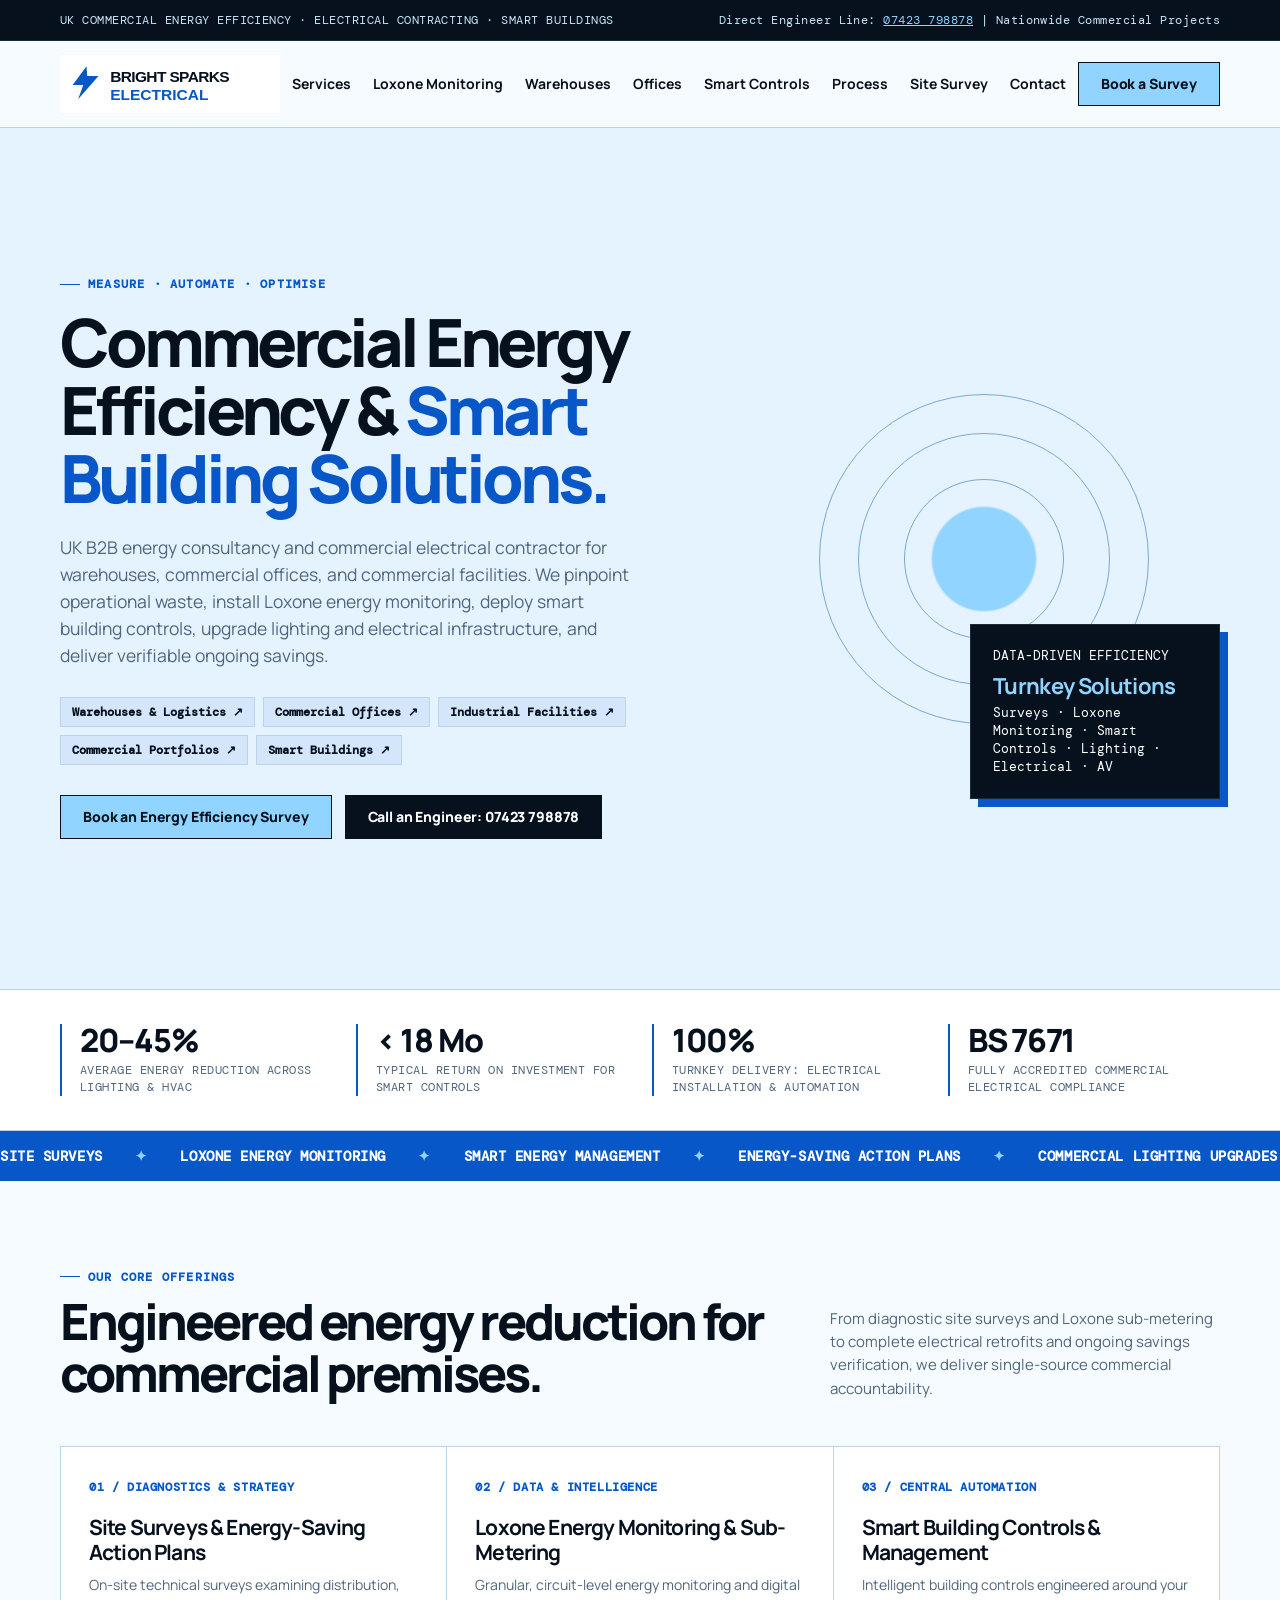
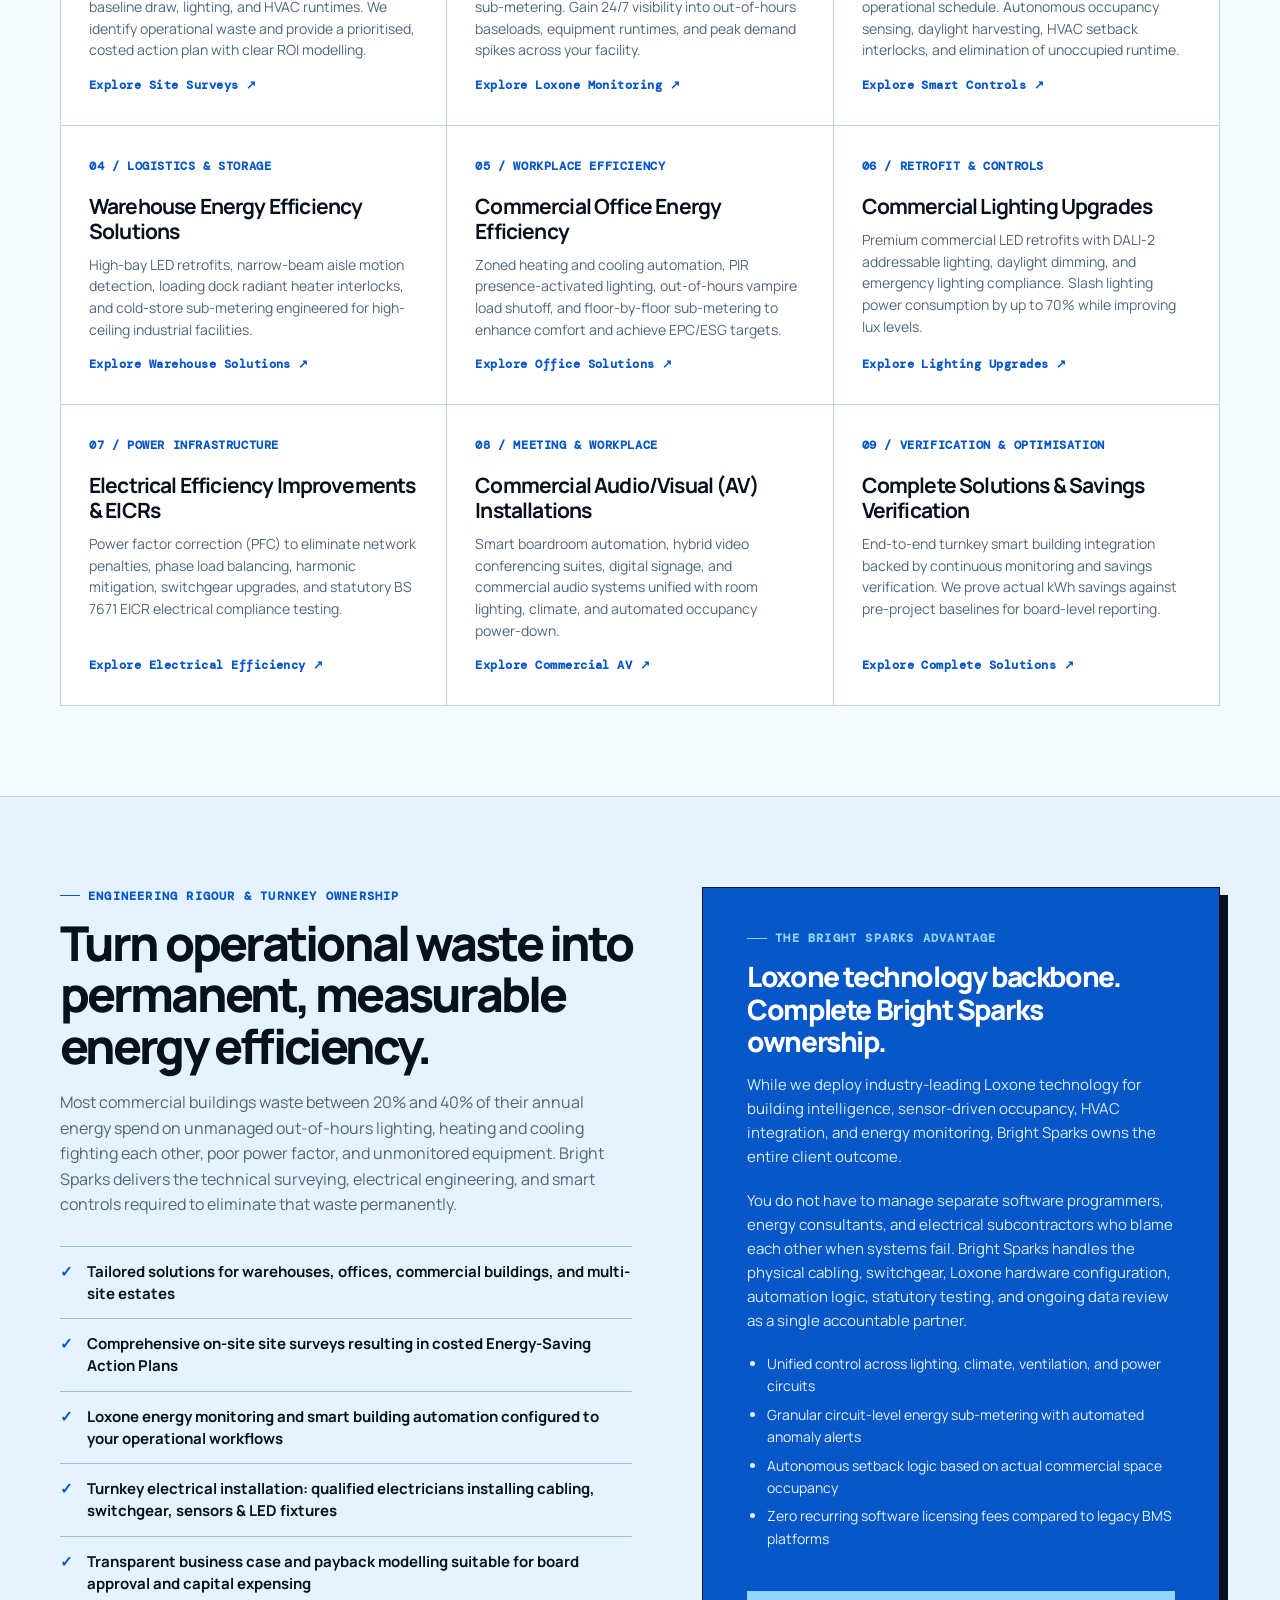
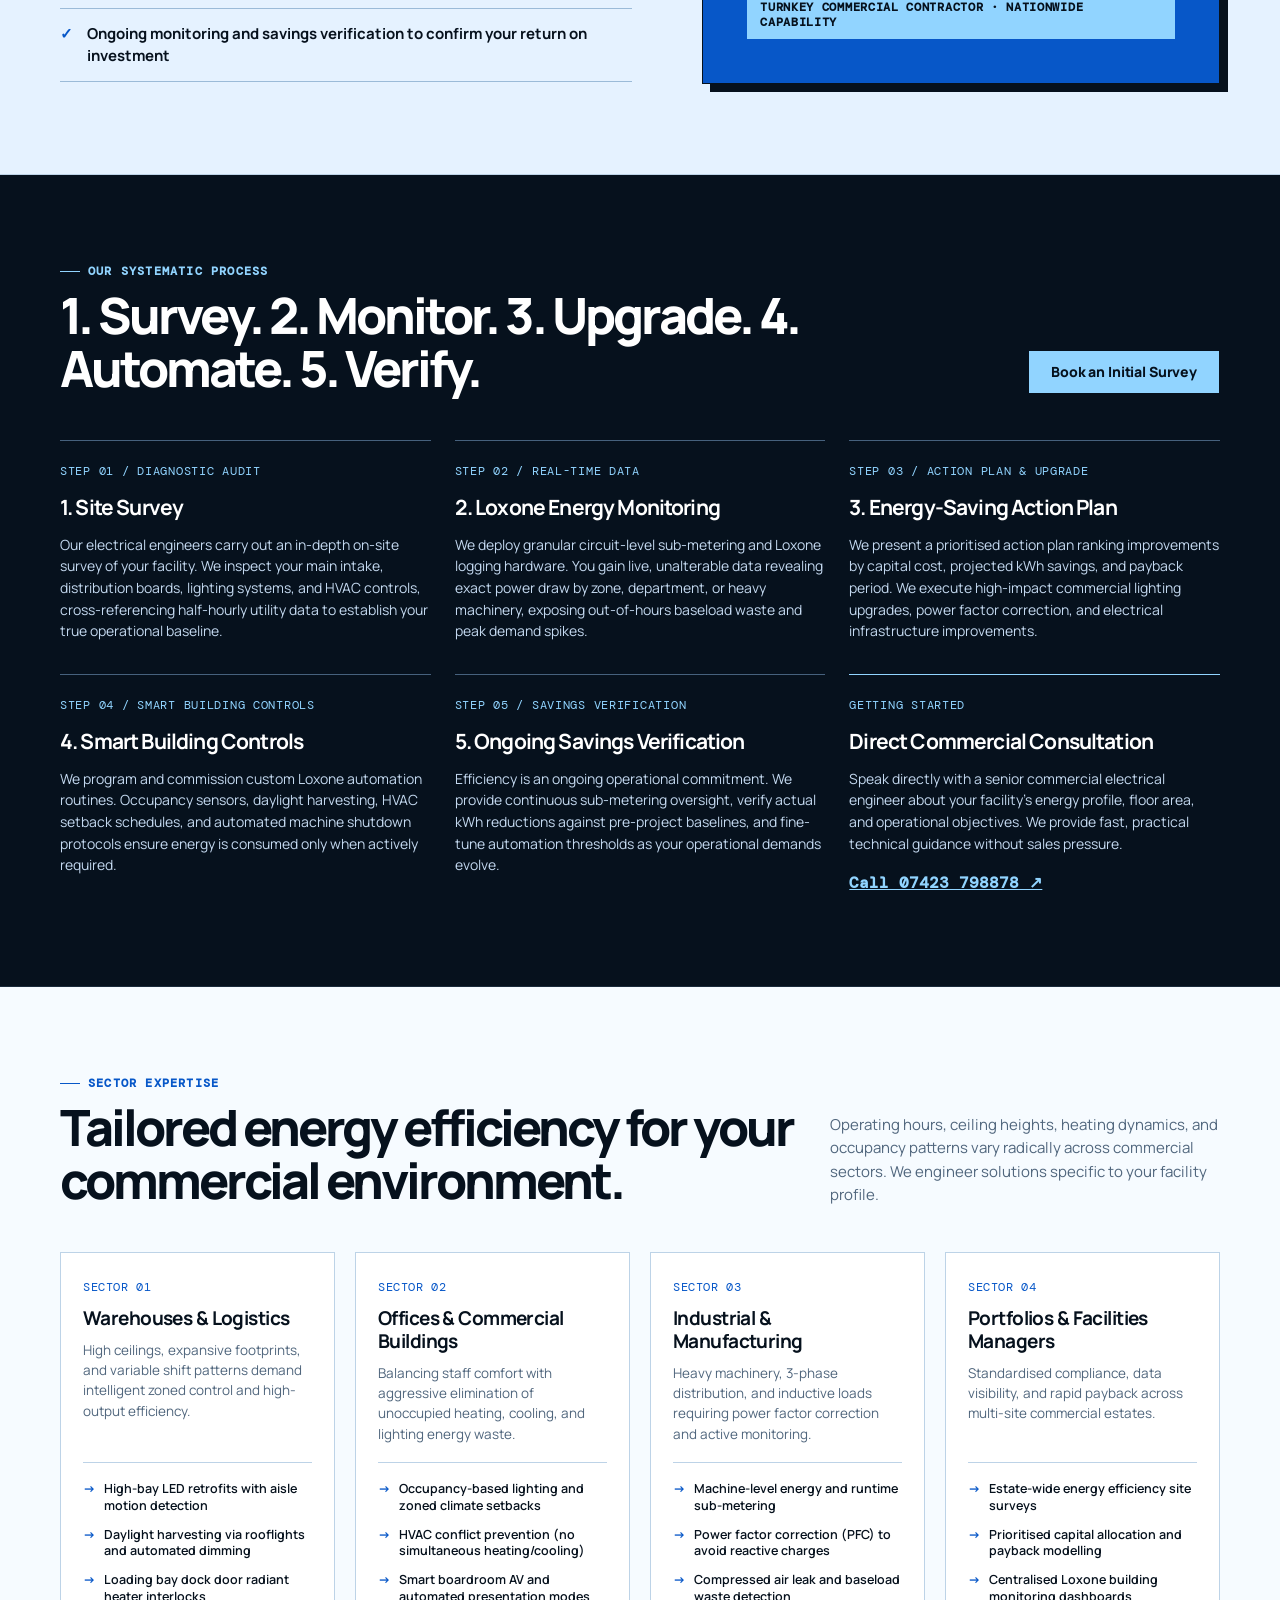
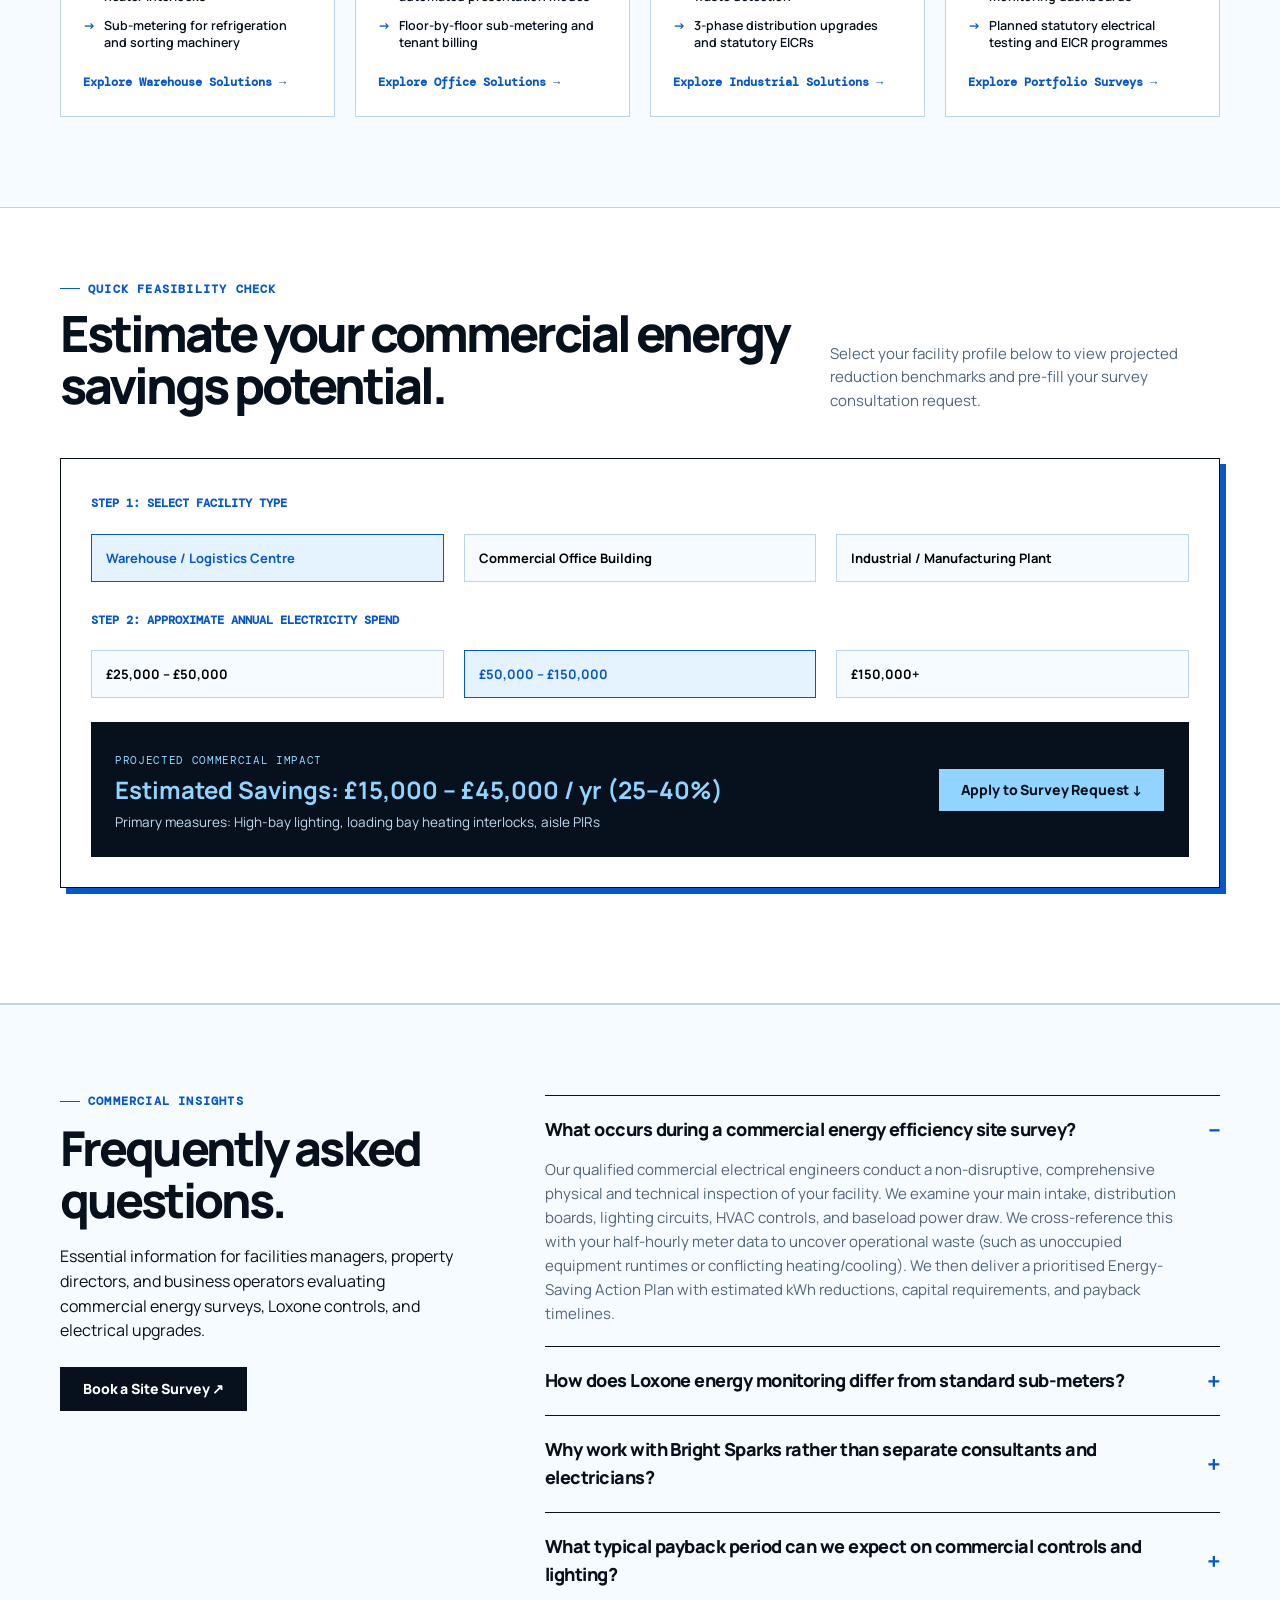
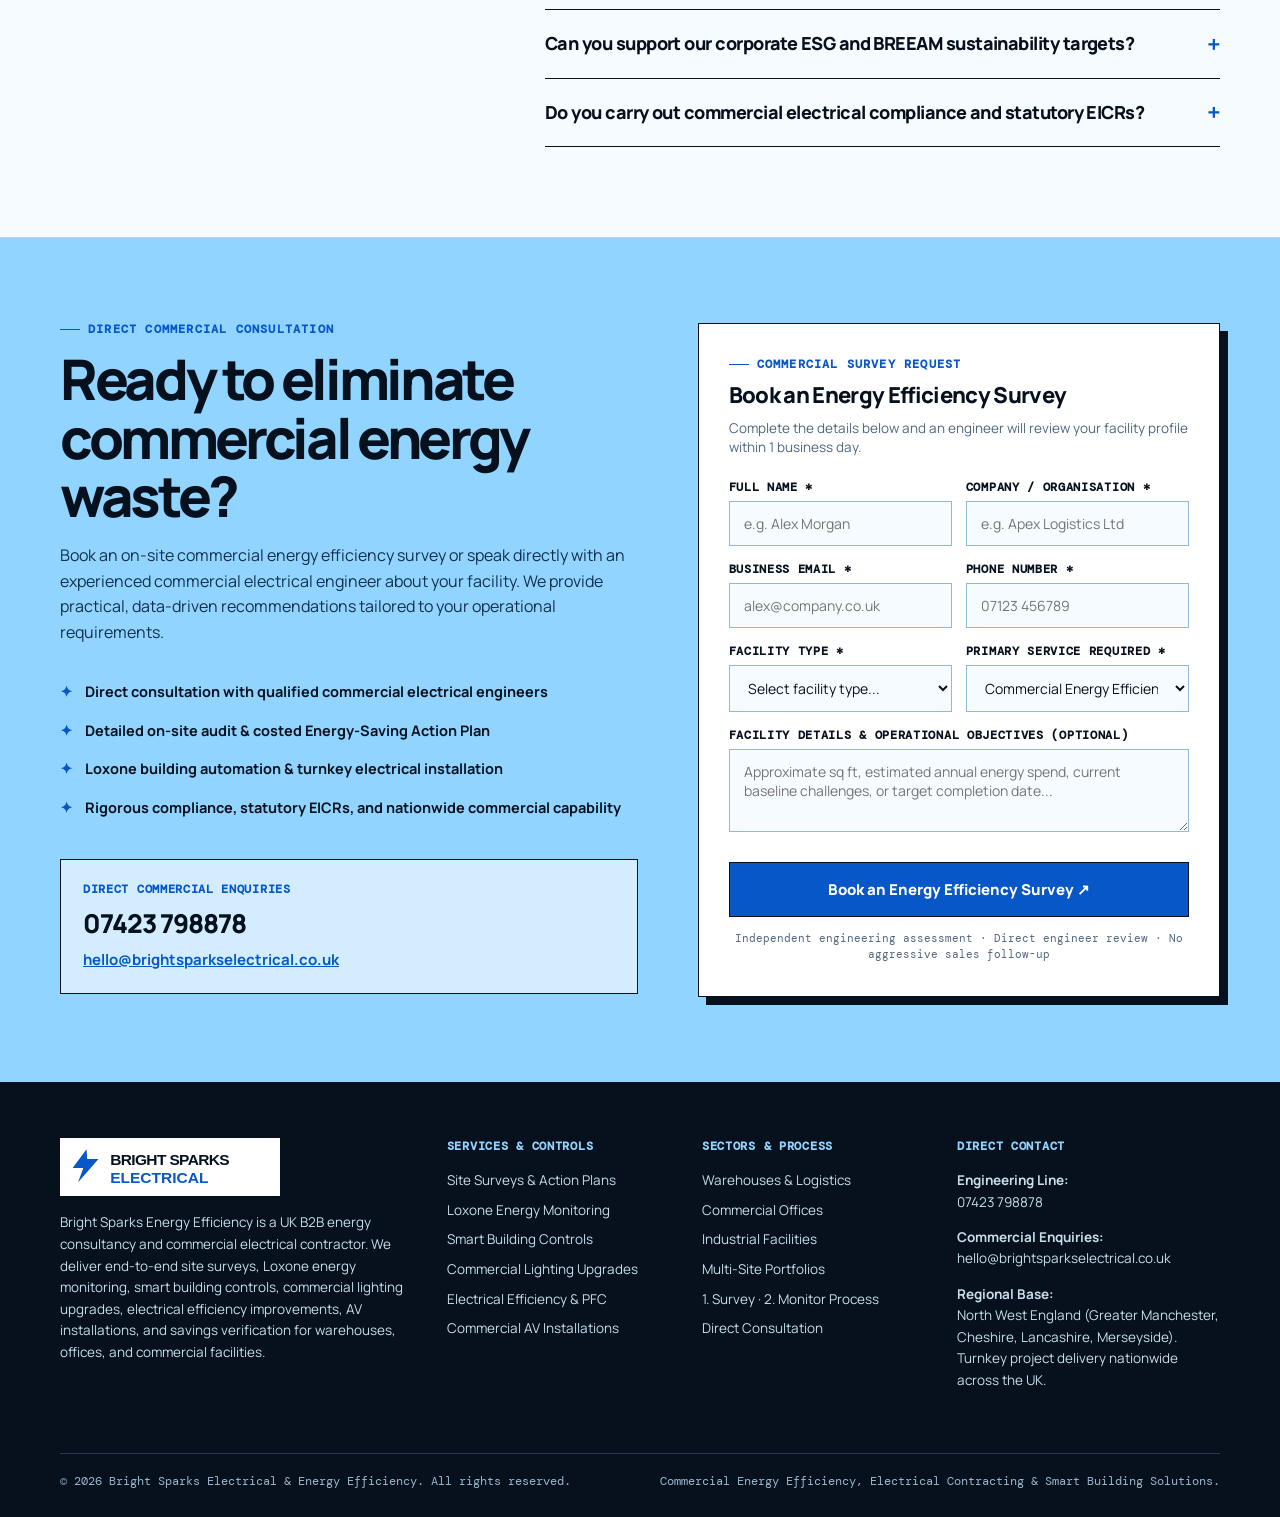
<file: index.html>
<!doctype html>
<html lang="en-GB">
<head>
  <meta charset="utf-8">
  <meta name="viewport" content="width=device-width, initial-scale=1">
  
  <!-- Primary SEO Meta Tags -->
  <title>Commercial Energy Efficiency & Smart Building Solutions | Bright Sparks</title>
  <meta name="description" content="UK commercial energy efficiency consultancy & electrical contractor for warehouses, offices & commercial buildings. Loxone energy monitoring, site surveys, smart building controls, lighting upgrades & electrical efficiency.">
  <meta name="keywords" content="commercial energy efficiency, warehouse energy efficiency, office energy efficiency, commercial energy monitoring, Loxone energy monitoring, Loxone building automation, smart building controls, commercial lighting upgrades, electrical efficiency, energy saving action plans, site surveys, commercial AV installations, ongoing monitoring savings verification">
  <meta name="author" content="Bright Sparks Electrical & Energy Efficiency">
  <meta name="robots" content="index, follow">
  <link rel="canonical" href="https://brightsparkselectrical.co.uk/">

  <!-- Open Graph / Facebook -->
  <meta property="og:type" content="website">
  <meta property="og:url" content="https://brightsparkselectrical.co.uk/">
  <meta property="og:title" content="Commercial Energy Efficiency & Smart Building Solutions | Bright Sparks">
  <meta property="og:description" content="UK commercial energy efficiency consultancy & electrical contractor for warehouses, offices & commercial premises. Loxone energy monitoring, site surveys, smart controls & lighting upgrades.">
  <meta property="og:image" content="https://brightsparkselectrical.co.uk/assets/bright-sparks-electrical-logo.svg">
  <meta property="og:locale" content="en_GB">
  <meta property="og:site_name" content="Bright Sparks Energy Efficiency">

  <!-- Twitter Meta Tags -->
  <meta name="twitter:card" content="summary_large_image">
  <meta name="twitter:title" content="Commercial Energy Efficiency & Smart Building Solutions | Bright Sparks">
  <meta name="twitter:description" content="UK commercial energy efficiency consultancy & electrical contractor for warehouses, offices & industrial facilities. Loxone building automation, energy monitoring, surveys & commercial lighting upgrades.">
  <meta name="twitter:image" content="https://brightsparkselectrical.co.uk/assets/bright-sparks-electrical-logo.svg">

  <!-- Structured Data (Schema.org JSON-LD) -->
  <script type="application/ld+json">
  {
    "@context": "https://schema.org",
    "@graph": [
      {
        "@type": ["ElectricalContractor", "ProfessionalService"],
        "@id": "https://brightsparkselectrical.co.uk/#organization",
        "name": "Bright Sparks Electrical & Energy Efficiency",
        "alternateName": "Bright Sparks Energy Efficiency",
        "url": "https://brightsparkselectrical.co.uk/",
        "logo": "https://brightsparkselectrical.co.uk/assets/bright-sparks-electrical-logo.svg",
        "image": "https://brightsparkselectrical.co.uk/assets/bright-sparks-electrical-logo.svg",
        "telephone": "+447423798878",
        "email": "hello@brightsparkselectrical.co.uk",
        "priceRange": "$$",
        "description": "UK commercial energy efficiency consultancy, electrical contractor, and smart building solutions provider for warehouses, offices, and commercial facilities.",
        "areaServed": [
          { "@type": "Country", "name": "United Kingdom" },
          { "@type": "AdministrativeArea", "name": "North West England" },
          { "@type": "AdministrativeArea", "name": "Greater Manchester" },
          { "@type": "AdministrativeArea", "name": "Cheshire" },
          { "@type": "AdministrativeArea", "name": "Lancashire" },
          { "@type": "AdministrativeArea", "name": "Merseyside" }
        ],
        "knowsAbout": [
          "Commercial energy efficiency",
          "Warehouse energy efficiency",
          "Office energy efficiency",
          "Commercial energy monitoring",
          "Loxone energy monitoring",
          "Smart energy management",
          "Energy-saving action plans",
          "Commercial lighting upgrades",
          "Electrical efficiency improvements",
          "Smart building controls",
          "Audio visual installations",
          "Complete smart building solutions",
          "Ongoing monitoring and savings verification",
          "Site surveys",
          "BS 7671 commercial electrical compliance"
        ],
        "hasOfferCatalog": {
          "@type": "OfferCatalog",
          "name": "Commercial Energy Efficiency & Smart Building Services",
          "itemListElement": [
            {
              "@type": "Offer",
              "itemOffered": {
                "@type": "Service",
                "name": "Commercial Energy Efficiency Site Surveys & Action Plans",
                "url": "https://brightsparkselectrical.co.uk/site-survey.html",
                "description": "Comprehensive technical on-site audit to measure consumption, pinpoint operational waste, and deliver a prioritised Energy Efficiency Action Plan."
              }
            },
            {
              "@type": "Offer",
              "itemOffered": {
                "@type": "Service",
                "name": "Loxone Energy Monitoring & Sub-Metering",
                "url": "https://brightsparkselectrical.co.uk/loxone-energy-monitoring.html",
                "description": "Granular circuit-level energy monitoring, real-time demand tracking, and automated waste alerts powered by Loxone technology."
              }
            },
            {
              "@type": "Offer",
              "itemOffered": {
                "@type": "Service",
                "name": "Smart Building Controls & Automation",
                "url": "https://brightsparkselectrical.co.uk/smart-building-controls.html",
                "description": "Centralised commercial smart building automation, occupancy-driven controls, HVAC setback integration, and schedule optimisation."
              }
            },
            {
              "@type": "Offer",
              "itemOffered": {
                "@type": "Service",
                "name": "Warehouse Energy Efficiency Solutions",
                "url": "https://brightsparkselectrical.co.uk/warehouse-energy-efficiency.html",
                "description": "Targeted energy efficiency for logistics hubs, high-bay LED retrofits, aisle PIR sensors, and dock door heater automation."
              }
            },
            {
              "@type": "Offer",
              "itemOffered": {
                "@type": "Service",
                "name": "Commercial Office Energy Efficiency",
                "url": "https://brightsparkselectrical.co.uk/office-energy-efficiency.html",
                "description": "Workplace energy reduction, daylight harvesting, zoned climate setbacks, and out-of-hours baseload shutoff."
              }
            },
            {
              "@type": "Offer",
              "itemOffered": {
                "@type": "Service",
                "name": "Commercial Lighting Upgrades & High-Bay Retrofits",
                "url": "https://brightsparkselectrical.co.uk/commercial-lighting-upgrades.html",
                "description": "High-efficiency commercial LED retrofits, DALI-2 smart lighting controls, and emergency lighting compliance."
              }
            },
            {
              "@type": "Offer",
              "itemOffered": {
                "@type": "Service",
                "name": "Electrical Efficiency Improvements & Compliance",
                "url": "https://brightsparkselectrical.co.uk/electrical-efficiency.html",
                "description": "Power factor correction, phase balancing, 3-phase distribution upgrades, harmonic mitigation, and statutory EICRs."
              }
            },
            {
              "@type": "Offer",
              "itemOffered": {
                "@type": "Service",
                "name": "Commercial AV Installations & Meeting Space Controls",
                "url": "https://brightsparkselectrical.co.uk/commercial-av-installations.html",
                "description": "Boardroom automation, integrated video conferencing, digital signage, and unified environmental controls."
              }
            }
          ]
        }
      }
    ]
  }
  </script>

  <!-- Typography & Fonts -->
  <link rel="preconnect" href="https://fonts.googleapis.com">
  <link rel="preconnect" href="https://fonts.gstatic.com" crossorigin>
  <link href="https://fonts.googleapis.com/css2?family=DM+Mono:wght@400;500;700&family=Manrope:wght@400;500;600;700;800&display=swap" rel="stylesheet">
  <link rel="stylesheet" href="assets/style.css">
</head>
<body>
  <a href="#services" class="skip-link">Skip to main content</a>

  <!-- Top Announcement Bar -->
  <div class="top">
    <div class="wrap">
      <span>UK COMMERCIAL ENERGY EFFICIENCY · ELECTRICAL CONTRACTING · SMART BUILDINGS</span>
      <span>Direct Engineer Line: <a href="tel:07423798878">07423 798878</a> | Nationwide Commercial Projects</span>
    </div>
  </div>

  <!-- Main Navigation -->
  <header class="wrap nav">
    <a class="brand" href="index.html" aria-label="Bright Sparks Electrical and Energy Efficiency Homepage">
      <img class="brand-logo" src="assets/bright-sparks-electrical-logo.svg" alt="Bright Sparks Commercial Electrical and Energy Efficiency Logo" width="220" height="58">
    </a>
    <button class="mobile-menu-btn" id="mobile-toggle" aria-expanded="false" aria-controls="primary-nav" aria-label="Toggle navigation menu">
      MENU ☰
    </button>
    <nav class="links" id="primary-nav" aria-label="Primary Navigation">
      <a href="#services">Services</a>
      <a href="loxone-energy-monitoring.html">Loxone Monitoring</a>
      <a href="warehouse-energy-efficiency.html">Warehouses</a>
      <a href="office-energy-efficiency.html">Offices</a>
      <a href="smart-building-controls.html">Smart Controls</a>
      <a href="#process">Process</a>
      <a href="site-survey.html">Site Survey</a>
      <a href="contact.html">Contact</a>
    </nav>
    <div class="nav-actions">
      <a class="btn primary" href="site-survey.html">Book a Survey</a>
    </div>
  </header>

  <main id="top">
    <!-- Hero Section -->
    <section class="hero">
      <div class="wrap hero-grid">
        <div>
          <div class="eyebrow">MEASURE · AUTOMATE · OPTIMISE</div>
          <h1>Commercial Energy Efficiency &amp; <em>Smart Building Solutions.</em></h1>
          <p>
            UK B2B energy consultancy and commercial electrical contractor for warehouses, commercial offices, and commercial facilities. We pinpoint operational waste, install Loxone energy monitoring, deploy smart building controls, upgrade lighting and electrical infrastructure, and deliver verifiable ongoing savings.
          </p>
          <div class="sector-chips" aria-label="Target customer sectors">
            <a href="warehouse-energy-efficiency.html" class="chip">Warehouses &amp; Logistics ↗</a>
            <a href="office-energy-efficiency.html" class="chip">Commercial Offices ↗</a>
            <a href="electrical-efficiency.html" class="chip">Industrial Facilities ↗</a>
            <a href="site-survey.html" class="chip">Commercial Portfolios ↗</a>
            <a href="smart-building-controls.html" class="chip">Smart Buildings ↗</a>
          </div>
          <div class="actions">
            <a class="btn primary" href="site-survey.html">Book an Energy Efficiency Survey</a>
            <a class="btn dark" href="tel:07423798878">Call an Engineer: 07423 798878</a>
          </div>
        </div>
        <div class="panel" aria-hidden="true">
          <div class="sun"></div>
          <div class="card">
            DATA-DRIVEN EFFICIENCY
            <b>Turnkey Solutions</b>
            Surveys · Loxone Monitoring · Smart Controls · Lighting · Electrical · AV
          </div>
        </div>
      </div>
    </section>

    <!-- Metrics / Proof Band -->
    <div class="metrics-band">
      <div class="wrap metrics-grid">
        <div class="metric-item">
          <div class="metric-val">20–45%</div>
          <div class="metric-desc">Average Energy Reduction Across Lighting &amp; HVAC</div>
        </div>
        <div class="metric-item">
          <div class="metric-val">&lt; 18 Mo</div>
          <div class="metric-desc">Typical Return On Investment For Smart Controls</div>
        </div>
        <div class="metric-item">
          <div class="metric-val">100%</div>
          <div class="metric-desc">Turnkey Delivery: Electrical Installation &amp; Automation</div>
        </div>
        <div class="metric-item">
          <div class="metric-val">BS 7671</div>
          <div class="metric-desc">Fully Accredited Commercial Electrical Compliance</div>
        </div>
      </div>
    </div>

    <!-- Ticker / Strip -->
    <div class="strip" aria-label="Core service offerings banner">
      SITE SURVEYS <i>✦</i> LOXONE ENERGY MONITORING <i>✦</i> SMART ENERGY MANAGEMENT <i>✦</i> ENERGY-SAVING ACTION PLANS <i>✦</i> COMMERCIAL LIGHTING UPGRADES <i>✦</i> ELECTRICAL EFFICIENCY <i>✦</i> SMART BUILDING CONTROLS <i>✦</i> AV INSTALLATIONS <i>✦</i> ONGOING SAVINGS VERIFICATION
    </div>

    <!-- Services Section -->
    <section id="services">
      <div class="wrap">
        <div class="head">
          <div>
            <div class="eyebrow">Our Core Offerings</div>
            <h2>Engineered energy reduction for commercial premises.</h2>
          </div>
          <p>
            From diagnostic site surveys and Loxone sub-metering to complete electrical retrofits and ongoing savings verification, we deliver single-source commercial accountability.
          </p>
        </div>
        <div class="grid">
          <!-- 01 Site Surveys & Action Plans -->
          <article class="service">
            <span class="num">01 / DIAGNOSTICS &amp; STRATEGY</span>
            <h3>Site Surveys &amp; Energy-Saving Action Plans</h3>
            <p>
              On-site technical surveys examining distribution, baseline draw, lighting, and HVAC runtimes. We identify operational waste and provide a prioritised, costed action plan with clear ROI modelling.
            </p>
            <a class="service-link" href="site-survey.html">Explore Site Surveys ↗</a>
          </article>

          <!-- 02 Loxone Energy Monitoring -->
          <article class="service">
            <span class="num">02 / DATA &amp; INTELLIGENCE</span>
            <h3>Loxone Energy Monitoring &amp; Sub-Metering</h3>
            <p>
              Granular, circuit-level energy monitoring and digital sub-metering. Gain 24/7 visibility into out-of-hours baseloads, equipment runtimes, and peak demand spikes across your facility.
            </p>
            <a class="service-link" href="loxone-energy-monitoring.html">Explore Loxone Monitoring ↗</a>
          </article>

          <!-- 03 Smart Building Controls -->
          <article class="service">
            <span class="num">03 / CENTRAL AUTOMATION</span>
            <h3>Smart Building Controls &amp; Management</h3>
            <p>
              Intelligent building controls engineered around your operational schedule. Autonomous occupancy sensing, daylight harvesting, HVAC setback interlocks, and elimination of unoccupied runtime.
            </p>
            <a class="service-link" href="smart-building-controls.html">Explore Smart Controls ↗</a>
          </article>

          <!-- 04 Warehouse Energy Efficiency -->
          <article class="service">
            <span class="num">04 / LOGISTICS &amp; STORAGE</span>
            <h3>Warehouse Energy Efficiency Solutions</h3>
            <p>
              High-bay LED retrofits, narrow-beam aisle motion detection, loading dock radiant heater interlocks, and cold-store sub-metering engineered for high-ceiling industrial facilities.
            </p>
            <a class="service-link" href="warehouse-energy-efficiency.html">Explore Warehouse Solutions ↗</a>
          </article>

          <!-- 05 Office Energy Efficiency -->
          <article class="service">
            <span class="num">05 / WORKPLACE EFFICIENCY</span>
            <h3>Commercial Office Energy Efficiency</h3>
            <p>
              Zoned heating and cooling automation, PIR presence-activated lighting, out-of-hours vampire load shutoff, and floor-by-floor sub-metering to enhance comfort and achieve EPC/ESG targets.
            </p>
            <a class="service-link" href="office-energy-efficiency.html">Explore Office Solutions ↗</a>
          </article>

          <!-- 06 Commercial Lighting Upgrades -->
          <article class="service">
            <span class="num">06 / RETROFIT &amp; CONTROLS</span>
            <h3>Commercial Lighting Upgrades</h3>
            <p>
              Premium commercial LED retrofits with DALI-2 addressable lighting, daylight dimming, and emergency lighting compliance. Slash lighting power consumption by up to 70% while improving lux levels.
            </p>
            <a class="service-link" href="commercial-lighting-upgrades.html">Explore Lighting Upgrades ↗</a>
          </article>

          <!-- 07 Electrical Efficiency Improvements -->
          <article class="service">
            <span class="num">07 / POWER INFRASTRUCTURE</span>
            <h3>Electrical Efficiency Improvements &amp; EICRs</h3>
            <p>
              Power factor correction (PFC) to eliminate network penalties, phase load balancing, harmonic mitigation, switchgear upgrades, and statutory BS 7671 EICR electrical compliance testing.
            </p>
            <a class="service-link" href="electrical-efficiency.html">Explore Electrical Efficiency ↗</a>
          </article>

          <!-- 08 Commercial AV Installations -->
          <article class="service">
            <span class="num">08 / MEETING &amp; WORKPLACE</span>
            <h3>Commercial Audio/Visual (AV) Installations</h3>
            <p>
              Smart boardroom automation, hybrid video conferencing suites, digital signage, and commercial audio systems unified with room lighting, climate, and automated occupancy power-down.
            </p>
            <a class="service-link" href="commercial-av-installations.html">Explore Commercial AV ↗</a>
          </article>

          <!-- 09 Complete Smart-Building Solutions & Verification -->
          <article class="service">
            <span class="num">09 / VERIFICATION &amp; OPTIMISATION</span>
            <h3>Complete Solutions &amp; Savings Verification</h3>
            <p>
              End-to-end turnkey smart building integration backed by continuous monitoring and savings verification. We prove actual kWh savings against pre-project baselines for board-level reporting.
            </p>
            <a class="service-link" href="site-survey.html">Explore Complete Solutions ↗</a>
          </article>
        </div>
      </div>
    </section>

    <!-- Energy Efficiency & Loxone Positioning Section -->
    <section id="energy-efficiency" class="split">
      <div class="wrap splitgrid">
        <div>
          <div class="eyebrow">Engineering Rigour &amp; Turnkey Ownership</div>
          <h2 class="statement">Turn operational waste into permanent, measurable energy efficiency.</h2>
          <p>
            Most commercial buildings waste between 20% and 40% of their annual energy spend on unmanaged out-of-hours lighting, heating and cooling fighting each other, poor power factor, and unmonitored equipment. Bright Sparks delivers the technical surveying, electrical engineering, and smart controls required to eliminate that waste permanently.
          </p>
          <ul class="checks">
            <li>Tailored solutions for warehouses, offices, commercial buildings, and multi-site estates</li>
            <li>Comprehensive on-site site surveys resulting in costed Energy-Saving Action Plans</li>
            <li>Loxone energy monitoring and smart building automation configured to your operational workflows</li>
            <li>Turnkey electrical installation: qualified electricians installing cabling, switchgear, sensors &amp; LED fixtures</li>
            <li>Transparent business case and payback modelling suitable for board approval and capital expensing</li>
            <li>Ongoing monitoring and savings verification to confirm your return on investment</li>
          </ul>
        </div>
        <div class="proof" id="loxone-automation">
          <div>
            <div class="eyebrow" style="color:var(--sky)">The Bright Sparks Advantage</div>
            <h3>Loxone technology backbone. Complete Bright Sparks ownership.</h3>
            <p>
              While we deploy industry-leading Loxone technology for building intelligence, sensor-driven occupancy, HVAC integration, and energy monitoring, Bright Sparks owns the entire client outcome.
            </p>
            <p>
              You do not have to manage separate software programmers, energy consultants, and electrical subcontractors who blame each other when systems fail. Bright Sparks handles the physical cabling, switchgear, Loxone hardware configuration, automation logic, statutory testing, and ongoing data review as a single accountable partner.
            </p>
            <ul class="proof-list">
              <li>Unified control across lighting, climate, ventilation, and power circuits</li>
              <li>Granular circuit-level energy sub-metering with automated anomaly alerts</li>
              <li>Autonomous setback logic based on actual commercial space occupancy</li>
              <li>Zero recurring software licensing fees compared to legacy BMS platforms</li>
            </ul>
          </div>
          <span class="tag">TURNKEY COMMERCIAL CONTRACTOR · NATIONWIDE CAPABILITY</span>
        </div>
      </div>
    </section>

    <!-- Process Section: 1. Survey, 2. Monitor, 3. Upgrade, 4. Automate, 5. Verify -->
    <section id="process" class="steps">
      <div class="wrap">
        <div class="head">
          <div>
            <div class="eyebrow" style="color:var(--sky)">Our Systematic Process</div>
            <h2>1. Survey. 2. Monitor. 3. Upgrade. 4. Automate. 5. Verify.</h2>
          </div>
          <a class="btn primary" href="site-survey.html">Book an Initial Survey</a>
        </div>
        <div class="stepsgrid">
          <!-- Step 1: Survey -->
          <div class="step">
            <b>STEP 01 / DIAGNOSTIC AUDIT</b>
            <h3>1. Site Survey</h3>
            <p>
              Our electrical engineers carry out an in-depth on-site survey of your facility. We inspect your main intake, distribution boards, lighting systems, and HVAC controls, cross-referencing half-hourly utility data to establish your true operational baseline.
            </p>
          </div>

          <!-- Step 2: Monitor -->
          <div class="step">
            <b>STEP 02 / REAL-TIME DATA</b>
            <h3>2. Loxone Energy Monitoring</h3>
            <p>
              We deploy granular circuit-level sub-metering and Loxone logging hardware. You gain live, unalterable data revealing exact power draw by zone, department, or heavy machinery, exposing out-of-hours baseload waste and peak demand spikes.
            </p>
          </div>

          <!-- Step 3: Upgrade -->
          <div class="step">
            <b>STEP 03 / ACTION PLAN &amp; UPGRADE</b>
            <h3>3. Energy-Saving Action Plan</h3>
            <p>
              We present a prioritised action plan ranking improvements by capital cost, projected kWh savings, and payback period. We execute high-impact commercial lighting upgrades, power factor correction, and electrical infrastructure improvements.
            </p>
          </div>

          <!-- Step 4: Automate -->
          <div class="step">
            <b>STEP 04 / SMART BUILDING CONTROLS</b>
            <h3>4. Smart Building Controls</h3>
            <p>
              We program and commission custom Loxone automation routines. Occupancy sensors, daylight harvesting, HVAC setback schedules, and automated machine shutdown protocols ensure energy is consumed only when actively required.
            </p>
          </div>

          <!-- Step 5: Verify -->
          <div class="step">
            <b>STEP 05 / SAVINGS VERIFICATION</b>
            <h3>5. Ongoing Savings Verification</h3>
            <p>
              Efficiency is an ongoing operational commitment. We provide continuous sub-metering oversight, verify actual kWh reductions against pre-project baselines, and fine-tune automation thresholds as your operational demands evolve.
            </p>
          </div>

          <!-- Direct Engagement -->
          <div class="step" style="border-top-color: var(--sky);">
            <b>GETTING STARTED</b>
            <h3>Direct Commercial Consultation</h3>
            <p>
              Speak directly with a senior commercial electrical engineer about your facility's energy profile, floor area, and operational objectives. We provide fast, practical technical guidance without sales pressure.
            </p>
            <div style="margin-top: 16px;">
              <a href="tel:07423798878" style="color:var(--sky); font-weight:700; font-family:var(--mono); text-decoration:underline;">Call 07423 798878 ↗</a>
            </div>
          </div>
        </div>
      </div>
    </section>

    <!-- Sectors Section -->
    <section id="sectors" class="sectors">
      <div class="wrap">
        <div class="head">
          <div>
            <div class="eyebrow">Sector Expertise</div>
            <h2>Tailored energy efficiency for your commercial environment.</h2>
          </div>
          <p>
            Operating hours, ceiling heights, heating dynamics, and occupancy patterns vary radically across commercial sectors. We engineer solutions specific to your facility profile.
          </p>
        </div>
        <div class="sectorsgrid">
          <!-- Warehouses -->
          <div class="sector-card">
            <span class="num">SECTOR 01</span>
            <h3>Warehouses &amp; Logistics</h3>
            <p>High ceilings, expansive footprints, and variable shift patterns demand intelligent zoned control and high-output efficiency.</p>
            <ul>
              <li>High-bay LED retrofits with aisle motion detection</li>
              <li>Daylight harvesting via rooflights and automated dimming</li>
              <li>Loading bay dock door radiant heater interlocks</li>
              <li>Sub-metering for refrigeration and sorting machinery</li>
            </ul>
            <a class="explore-link" href="warehouse-energy-efficiency.html">Explore Warehouse Solutions →</a>
          </div>

          <!-- Commercial Offices -->
          <div class="sector-card">
            <span class="num">SECTOR 02</span>
            <h3>Offices &amp; Commercial Buildings</h3>
            <p>Balancing staff comfort with aggressive elimination of unoccupied heating, cooling, and lighting energy waste.</p>
            <ul>
              <li>Occupancy-based lighting and zoned climate setbacks</li>
              <li>HVAC conflict prevention (no simultaneous heating/cooling)</li>
              <li>Smart boardroom AV and automated presentation modes</li>
              <li>Floor-by-floor sub-metering and tenant billing</li>
            </ul>
            <a class="explore-link" href="office-energy-efficiency.html">Explore Office Solutions →</a>
          </div>

          <!-- Industrial -->
          <div class="sector-card">
            <span class="num">SECTOR 03</span>
            <h3>Industrial &amp; Manufacturing</h3>
            <p>Heavy machinery, 3-phase distribution, and inductive loads requiring power factor correction and active monitoring.</p>
            <ul>
              <li>Machine-level energy and runtime sub-metering</li>
              <li>Power factor correction (PFC) to avoid reactive charges</li>
              <li>Compressed air leak and baseload waste detection</li>
              <li>3-phase distribution upgrades and statutory EICRs</li>
            </ul>
            <a class="explore-link" href="electrical-efficiency.html">Explore Industrial Solutions →</a>
          </div>

          <!-- Property Portfolios -->
          <div class="sector-card">
            <span class="num">SECTOR 04</span>
            <h3>Portfolios &amp; Facilities Managers</h3>
            <p>Standardised compliance, data visibility, and rapid payback across multi-site commercial estates.</p>
            <ul>
              <li>Estate-wide energy efficiency site surveys</li>
              <li>Prioritised capital allocation and payback modelling</li>
              <li>Centralised Loxone building monitoring dashboards</li>
              <li>Planned statutory electrical testing and EICR programmes</li>
            </ul>
            <a class="explore-link" href="site-survey.html">Explore Portfolio Surveys →</a>
          </div>
        </div>
      </div>
    </section>

    <!-- Interactive Quick Qualifier & Savings Estimator -->
    <section style="background: white; border-top: 1px solid var(--line); border-bottom: 1px solid var(--line); padding: 75px 0;">
      <div class="wrap">
        <div class="head">
          <div>
            <div class="eyebrow">Quick Feasibility Check</div>
            <h2>Estimate your commercial energy savings potential.</h2>
          </div>
          <p>
            Select your facility profile below to view projected reduction benchmarks and pre-fill your survey consultation request.
          </p>
        </div>

        <div class="calculator-box">
          <div>
            <span style="font: 700 12px var(--mono); color: var(--blue); text-transform: uppercase;">Step 1: Select Facility Type</span>
            <div class="calc-grid" id="calc-facility-grid">
              <button type="button" class="calc-option-btn active" data-type="warehouse" data-savings="25–40%" data-focus="High-bay lighting, loading bay heating interlocks, aisle PIRs">Warehouse / Logistics Centre</button>
              <button type="button" class="calc-option-btn" data-type="office" data-savings="20–35%" data-focus="Zoned HVAC setback, daylight harvesting, meeting room automation">Commercial Office Building</button>
              <button type="button" class="calc-option-btn" data-type="industrial" data-savings="18–30%" data-focus="Power factor correction, machine sub-metering, compressed air baseload">Industrial / Manufacturing Plant</button>
            </div>
          </div>

          <div style="margin-top: 24px;">
            <span style="font: 700 12px var(--mono); color: var(--blue); text-transform: uppercase;">Step 2: Approximate Annual Electricity Spend</span>
            <div class="calc-grid" id="calc-spend-grid">
              <button type="button" class="calc-option-btn" data-spend="£25k–£50k" data-est="£6,000 – £15,000 / yr">£25,000 – £50,000</button>
              <button type="button" class="calc-option-btn active" data-spend="£50k–£150k" data-est="£15,000 – £45,000 / yr">£50,000 – £150,000</button>
              <button type="button" class="calc-option-btn" data-spend="£150k+" data-est="£45,000 – £90,000+ / yr">£150,000+</button>
            </div>
          </div>

          <div class="calc-result-box" id="calc-result">
            <div>
              <span style="font: 11px var(--mono); letter-spacing: .06em; text-transform: uppercase; color: var(--sky);">Projected Commercial Impact</span>
              <b id="calc-savings-figure">Estimated Savings: £15,000 – £45,000 / yr (25–40%)</b>
              <span id="calc-focus-text" style="font-size: 13.5px; color: #c4d9f0; display: block; margin-top: 4px;">Primary measures: High-bay lighting, loading bay heating interlocks, aisle PIRs</span>
            </div>
            <a href="#contact" class="btn primary" id="calc-apply-btn">Apply to Survey Request ↓</a>
          </div>
        </div>
      </div>
    </section>

    <!-- FAQ Section -->
    <section id="faq" class="faq-section">
      <div class="wrap faqgrid">
        <div>
          <div class="eyebrow">Commercial Insights</div>
          <h2 class="statement">Frequently asked questions.</h2>
          <p>
            Essential information for facilities managers, property directors, and business operators evaluating commercial energy surveys, Loxone controls, and electrical upgrades.
          </p>
          <div style="margin-top: 24px;">
            <a class="btn dark" href="site-survey.html">Book a Site Survey ↗</a>
          </div>
        </div>
        <div class="faqs">
          <details open>
            <summary>What occurs during a commercial energy efficiency site survey?</summary>
            <p>
              Our qualified commercial electrical engineers conduct a non-disruptive, comprehensive physical and technical inspection of your facility. We examine your main intake, distribution boards, lighting circuits, HVAC controls, and baseload power draw. We cross-reference this with your half-hourly meter data to uncover operational waste (such as unoccupied equipment runtimes or conflicting heating/cooling). We then deliver a prioritised Energy-Saving Action Plan with estimated kWh reductions, capital requirements, and payback timelines.
            </p>
          </details>

          <details>
            <summary>How does Loxone energy monitoring differ from standard sub-meters?</summary>
            <p>
              Traditional sub-meters merely record kilowatt-hours passively for retrospective utility billing. Loxone energy monitoring is an active, intelligent building ecosystem. It measures real-time circuit loads every second, correlates consumption with space occupancy and environmental sensors, and can automatically take protective actions—such as shutting down non-critical circuits during peak tariff periods or sending instant alerts if equipment runs outside scheduled operating hours.
            </p>
          </details>

          <details>
            <summary>Why work with Bright Sparks rather than separate consultants and electricians?</summary>
            <p>
              Most businesses face a frustrating disconnect between software consultants who produce advisory reports but don't install hardware, and traditional electricians who wire circuits but lack building automation programming skills. Bright Sparks eliminates this friction. We are fully accredited commercial electrical contractors AND certified Loxone automation specialists. We survey, design, wire, program, commission, and verify savings as a single accountable partner.
            </p>
          </details>

          <details>
            <summary>What typical payback period can we expect on commercial controls and lighting?</summary>
            <p>
              Most commercial LED lighting retrofits and Loxone smart control installations achieve full capital payback within 12 to 24 months. Lighting retrofits deliver immediate 50–70% reductions in lighting power, while smart controls permanently eliminate out-of-hours heating, ventilation, and baseload waste. We provide rigorous financial modelling in your Action Plan to assist your board with capital approval.
            </p>
          </details>

          <details>
            <summary>Can you support our corporate ESG and BREEAM sustainability targets?</summary>
            <p>
              Yes. Granular Loxone sub-metering and verified energy reductions provide verifiable, audit-grade data required for Streamlined Energy and Carbon Reporting (SECR), Scope 1 and Scope 2 emissions documentation, EPC rating enhancements, and BREEAM building energy management credits.
            </p>
          </details>

          <details>
            <summary>Do you carry out commercial electrical compliance and statutory EICRs?</summary>
            <p>
              Yes. Commercial electrical contracting and compliance are core to our business. We carry out 5-year periodic Electrical Installation Condition Reports (EICRs), fixed-wire inspection and testing, thermal imaging surveys, 3-phase board replacements, and remedial safety repairs to ensure your building complies fully with BS 7671 and insurer requirements.
            </p>
          </details>
        </div>
      </div>
    </section>

    <!-- Contact & Survey Consultation Flow -->
    <section class="contact" id="contact">
      <div class="wrap contactgrid">
        <div>
          <div class="eyebrow">Direct Commercial Consultation</div>
          <h2>Ready to eliminate commercial energy waste?</h2>
          <p class="contact-intro">
            Book an on-site commercial energy efficiency survey or speak directly with an experienced commercial electrical engineer about your facility. We provide practical, data-driven recommendations tailored to your operational requirements.
          </p>
          
          <ul class="contact-perks">
            <li>Direct consultation with qualified commercial electrical engineers</li>
            <li>Detailed on-site audit &amp; costed Energy-Saving Action Plan</li>
            <li>Loxone building automation &amp; turnkey electrical installation</li>
            <li>Rigorous compliance, statutory EICRs, and nationwide commercial capability</li>
          </ul>

          <div class="direct-box">
            <span>Direct Commercial Enquiries</span>
            <a class="phone-link" href="tel:07423798878">07423 798878</a>
            <a class="email-link" href="mailto:hello@brightsparkselectrical.co.uk">hello@brightsparkselectrical.co.uk</a>
          </div>
        </div>

        <div class="contactcard">
          <div class="eyebrow">Commercial Survey Request</div>
          <div class="form-title">Book an Energy Efficiency Survey</div>
          <p class="form-subtitle">Complete the details below and an engineer will review your facility profile within 1 business day.</p>

          <form action="#contact" method="GET" id="survey-form">
            <div class="form-row">
              <div class="form-group">
                <label for="contact-name">Full Name *</label>
                <input class="form-control" type="text" id="contact-name" name="name" placeholder="e.g. Alex Morgan" required>
              </div>
              <div class="form-group">
                <label for="contact-company">Company / Organisation *</label>
                <input class="form-control" type="text" id="contact-company" name="company" placeholder="e.g. Apex Logistics Ltd" required>
              </div>
            </div>

            <div class="form-row">
              <div class="form-group">
                <label for="contact-email">Business Email *</label>
                <input class="form-control" type="email" id="contact-email" name="email" placeholder="alex@company.co.uk" required>
              </div>
              <div class="form-group">
                <label for="contact-phone">Phone Number *</label>
                <input class="form-control" type="tel" id="contact-phone" name="phone" placeholder="07123 456789" required>
              </div>
            </div>

            <div class="form-row">
              <div class="form-group">
                <label for="facility-type">Facility Type *</label>
                <select class="form-control" id="facility-type" name="facility" required>
                  <option value="" disabled selected>Select facility type...</option>
                  <option value="warehouse">Warehouse / Logistics Centre</option>
                  <option value="office">Commercial Office Building</option>
                  <option value="industrial">Industrial / Manufacturing Plant</option>
                  <option value="portfolio">Multi-Site Commercial Portfolio</option>
                  <option value="other">Other Commercial Premises</option>
                </select>
              </div>
              <div class="form-group">
                <label for="service-interest">Primary Service Required *</label>
                <select class="form-control" id="service-interest" name="service" required>
                  <option value="survey" selected>Commercial Energy Efficiency Survey</option>
                  <option value="loxone-monitoring">Loxone Energy Monitoring &amp; Sub-Metering</option>
                  <option value="smart-controls">Smart Building Controls &amp; Automation</option>
                  <option value="warehouse-efficiency">Warehouse Energy Efficiency Upgrade</option>
                  <option value="office-efficiency">Office Energy Efficiency Upgrade</option>
                  <option value="lighting-retrofit">Commercial LED Lighting Upgrade</option>
                  <option value="electrical-compliance">Commercial Electrical &amp; EICR Compliance</option>
                  <option value="commercial-av">Commercial AV Installation</option>
                  <option value="complete-solution">Complete Smart-Building Solution</option>
                </select>
              </div>
            </div>

            <div class="form-group">
              <label for="contact-details">Facility Details &amp; Operational Objectives (Optional)</label>
              <textarea class="form-control" id="contact-details" name="details" rows="3" placeholder="Approximate sq ft, estimated annual energy spend, current baseline challenges, or target completion date..."></textarea>
            </div>

            <button type="submit" class="btn-submit">Book an Energy Efficiency Survey ↗</button>
            <div class="form-note">Independent engineering assessment · Direct engineer review · No aggressive sales follow-up</div>
            <div id="survey-success" style="display:none; background: #e5f2ff; border: 1px solid var(--blue); padding: 18px; margin-top: 16px; color: var(--ink);">
              <strong style="color:var(--blue); font-size: 15px; display: block; margin-bottom: 6px;">✓ Survey Request Received</strong>
              <p style="margin: 0; font-size: 13.5px; line-height: 1.5; color: var(--ink);">Thank you. A commercial electrical engineer will review your facility profile and contact you within 1 business day.</p>
            </div>
          </form>
        </div>
      </div>
    </section>
  </main>

  <!-- Footer -->
  <footer class="footer">
    <div class="wrap">
      <div class="footergrid">
        <div>
          <div class="footer-brand">
            <a class="brand" href="index.html" aria-label="Bright Sparks Electrical and Energy Efficiency">
              <img class="brand-logo" src="assets/bright-sparks-electrical-logo.svg" alt="Bright Sparks Commercial Energy Efficiency" width="200" height="53">
            </a>
          </div>
          <p>
            Bright Sparks Energy Efficiency is a UK B2B energy consultancy and commercial electrical contractor. We deliver end-to-end site surveys, Loxone energy monitoring, smart building controls, commercial lighting upgrades, electrical efficiency improvements, AV installations, and savings verification for warehouses, offices, and commercial facilities.
          </p>
        </div>

        <div>
          <h4>Services &amp; Controls</h4>
          <a href="site-survey.html">Site Surveys &amp; Action Plans</a>
          <a href="loxone-energy-monitoring.html">Loxone Energy Monitoring</a>
          <a href="smart-building-controls.html">Smart Building Controls</a>
          <a href="commercial-lighting-upgrades.html">Commercial Lighting Upgrades</a>
          <a href="electrical-efficiency.html">Electrical Efficiency &amp; PFC</a>
          <a href="commercial-av-installations.html">Commercial AV Installations</a>
        </div>

        <div>
          <h4>Sectors &amp; Process</h4>
          <a href="warehouse-energy-efficiency.html">Warehouses &amp; Logistics</a>
          <a href="office-energy-efficiency.html">Commercial Offices</a>
          <a href="electrical-efficiency.html">Industrial Facilities</a>
          <a href="site-survey.html">Multi-Site Portfolios</a>
          <a href="#process">1. Survey · 2. Monitor Process</a>
          <a href="contact.html">Direct Consultation</a>
        </div>

        <div>
          <h4>Direct Contact</h4>
          <p>
            <strong>Engineering Line:</strong><br>
            <a href="tel:07423798878">07423 798878</a>
          </p>
          <p>
            <strong>Commercial Enquiries:</strong><br>
            <a href="mailto:hello@brightsparkselectrical.co.uk">hello@brightsparkselectrical.co.uk</a>
          </p>
          <p>
            <strong>Regional Base:</strong><br>
            North West England (Greater Manchester, Cheshire, Lancashire, Merseyside). Turnkey project delivery nationwide across the UK.
          </p>
        </div>
      </div>

      <div class="fine">
        <span>&copy; 2026 Bright Sparks Electrical &amp; Energy Efficiency. All rights reserved.</span>
        <span>Commercial Energy Efficiency, Electrical Contracting &amp; Smart Building Solutions.</span>
      </div>
    </div>
  </footer>

  <script>
    // Mobile navigation toggle
    const toggleBtn = document.getElementById('mobile-toggle');
    const primaryNav = document.getElementById('primary-nav');
    if (toggleBtn && primaryNav) {
      toggleBtn.addEventListener('click', function() {
        const isOpen = primaryNav.classList.toggle('is-open');
        toggleBtn.setAttribute('aria-expanded', isOpen);
        toggleBtn.textContent = isOpen ? 'CLOSE ✕' : 'MENU ☰';
      });
    }

    // Interactive Savings Qualifier Widget
    let currentFacility = 'warehouse';
    let currentSpend = '£50k–£150k';

    const facilityData = {
      warehouse: {
        savings: '25–40%',
        focus: 'High-bay lighting retrofits, loading bay radiant heating interlocks, narrow-beam aisle PIRs',
        serviceVal: 'warehouse-efficiency'
      },
      office: {
        savings: '20–35%',
        focus: 'Zoned HVAC temperature setback, daylight harvesting, boardroom AV, out-of-hours baseload shutoff',
        serviceVal: 'office-efficiency'
      },
      industrial: {
        savings: '18–30%',
        focus: 'Power factor correction, 3-phase balancing, machine sub-metering, compressed air baseload detection',
        serviceVal: 'electrical-compliance'
      }
    };

    const spendFigures = {
      warehouse: {
        '£25k–£50k': '£6,250 – £20,000 / yr',
        '£50k–£150k': '£15,000 – £60,000 / yr',
        '£150k+': '£45,000 – £120,000+ / yr'
      },
      office: {
        '£25k–£50k': '£5,000 – £17,500 / yr',
        '£50k–£150k': '£12,000 – £52,500 / yr',
        '£150k+': '£35,000 – £105,000+ / yr'
      },
      industrial: {
        '£25k–£50k': '£4,500 – £15,000 / yr',
        '£50k–£150k': '£10,000 – £45,000 / yr',
        '£150k+': '£30,000 – £90,000+ / yr'
      }
    };

    function updateCalc() {
      const info = facilityData[currentFacility];
      const fig = spendFigures[currentFacility][currentSpend];
      const figureEl = document.getElementById('calc-savings-figure');
      const focusEl = document.getElementById('calc-focus-text');
      if (figureEl && focusEl) {
        figureEl.textContent = `Estimated Savings: ${fig} (${info.savings})`;
        focusEl.textContent = `Primary measures: ${info.focus}`;
      }
    }

    document.querySelectorAll('#calc-facility-grid .calc-option-btn').forEach(btn => {
      btn.addEventListener('click', function() {
        document.querySelectorAll('#calc-facility-grid .calc-option-btn').forEach(b => b.classList.remove('active'));
        this.classList.add('active');
        currentFacility = this.getAttribute('data-type');
        updateCalc();
      });
    });

    document.querySelectorAll('#calc-spend-grid .calc-option-btn').forEach(btn => {
      btn.addEventListener('click', function() {
        document.querySelectorAll('#calc-spend-grid .calc-option-btn').forEach(b => b.classList.remove('active'));
        this.classList.add('active');
        currentSpend = this.getAttribute('data-spend');
        updateCalc();
      });
    });

    // Apply calculator selection into Survey Request form
    const applyBtn = document.getElementById('calc-apply-btn');
    if (applyBtn) {
      applyBtn.addEventListener('click', function() {
        const facilitySelect = document.getElementById('facility-type');
        const serviceSelect = document.getElementById('service-interest');
        const detailsText = document.getElementById('contact-details');

        if (facilitySelect) facilitySelect.value = currentFacility;
        if (serviceSelect && facilityData[currentFacility]) serviceSelect.value = facilityData[currentFacility].serviceVal;
        if (detailsText) {
          detailsText.value = `Estimated annual electricity spend: ${currentSpend}. Looking to address ${facilityData[currentFacility].focus}.`;
        }

        const formCard = document.querySelector('.contactcard');
        if (formCard) formCard.scrollIntoView({ behavior: 'smooth' });
      });
    }

    // Lead Form Submission
    document.getElementById('survey-form')?.addEventListener('submit', function(e) {
      e.preventDefault();
      var alertBox = document.getElementById('survey-success');
      if (alertBox) {
        alertBox.style.display = 'block';
        this.reset();
        alertBox.scrollIntoView({ behavior: 'smooth', block: 'nearest' });
      }
    });
  </script>
</body>
</html>
</file>
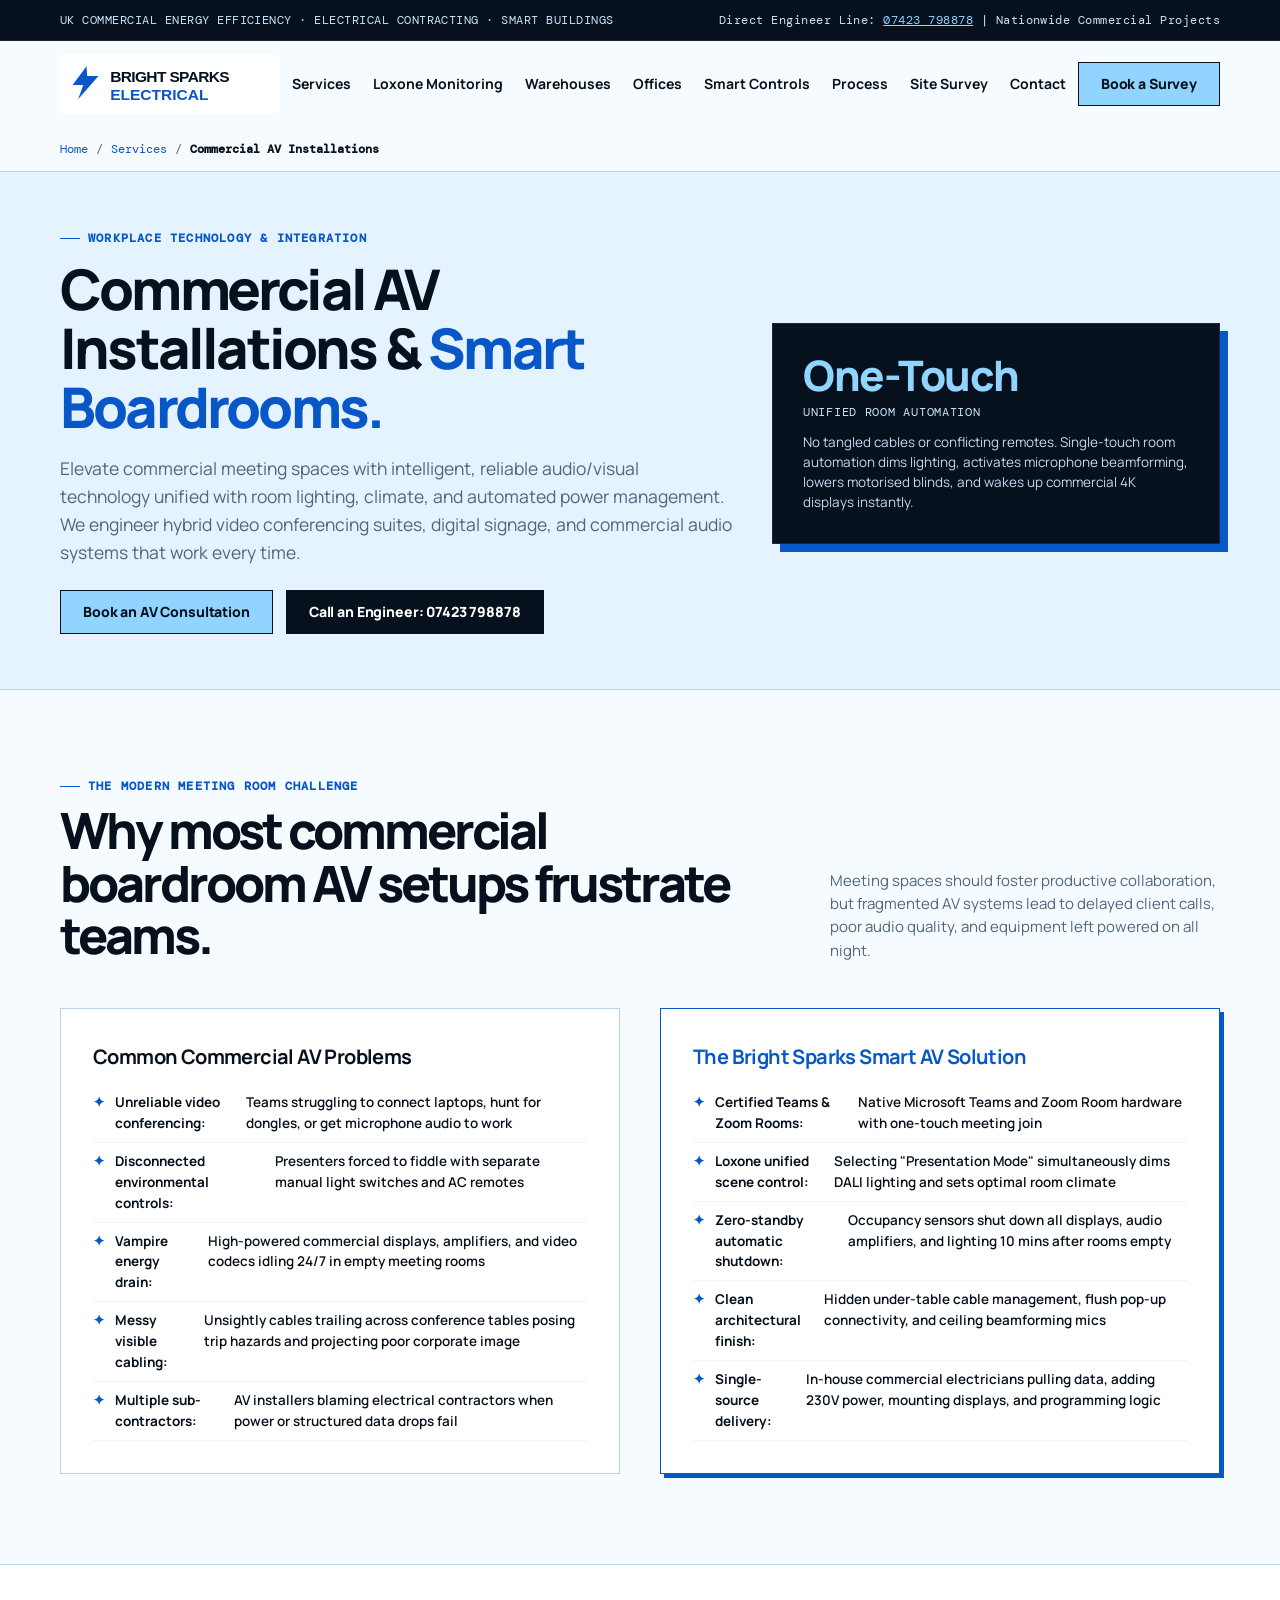
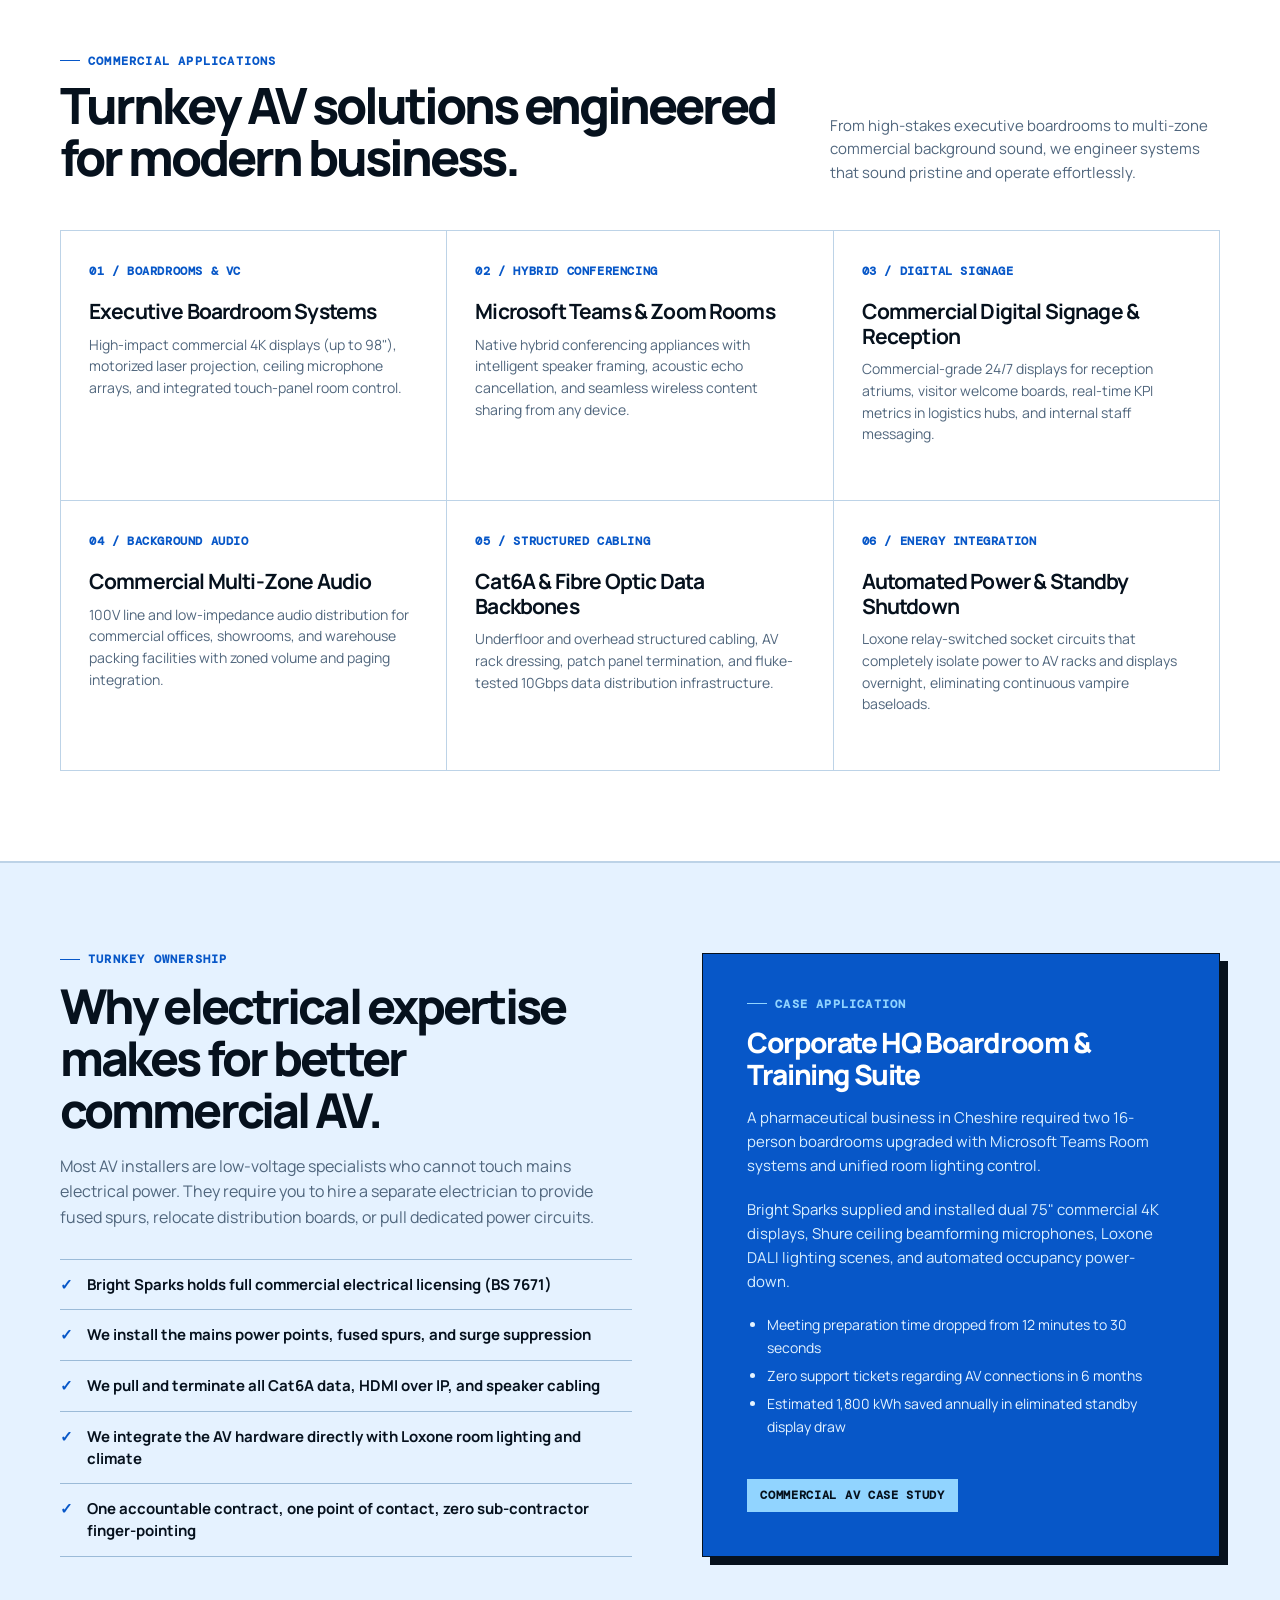
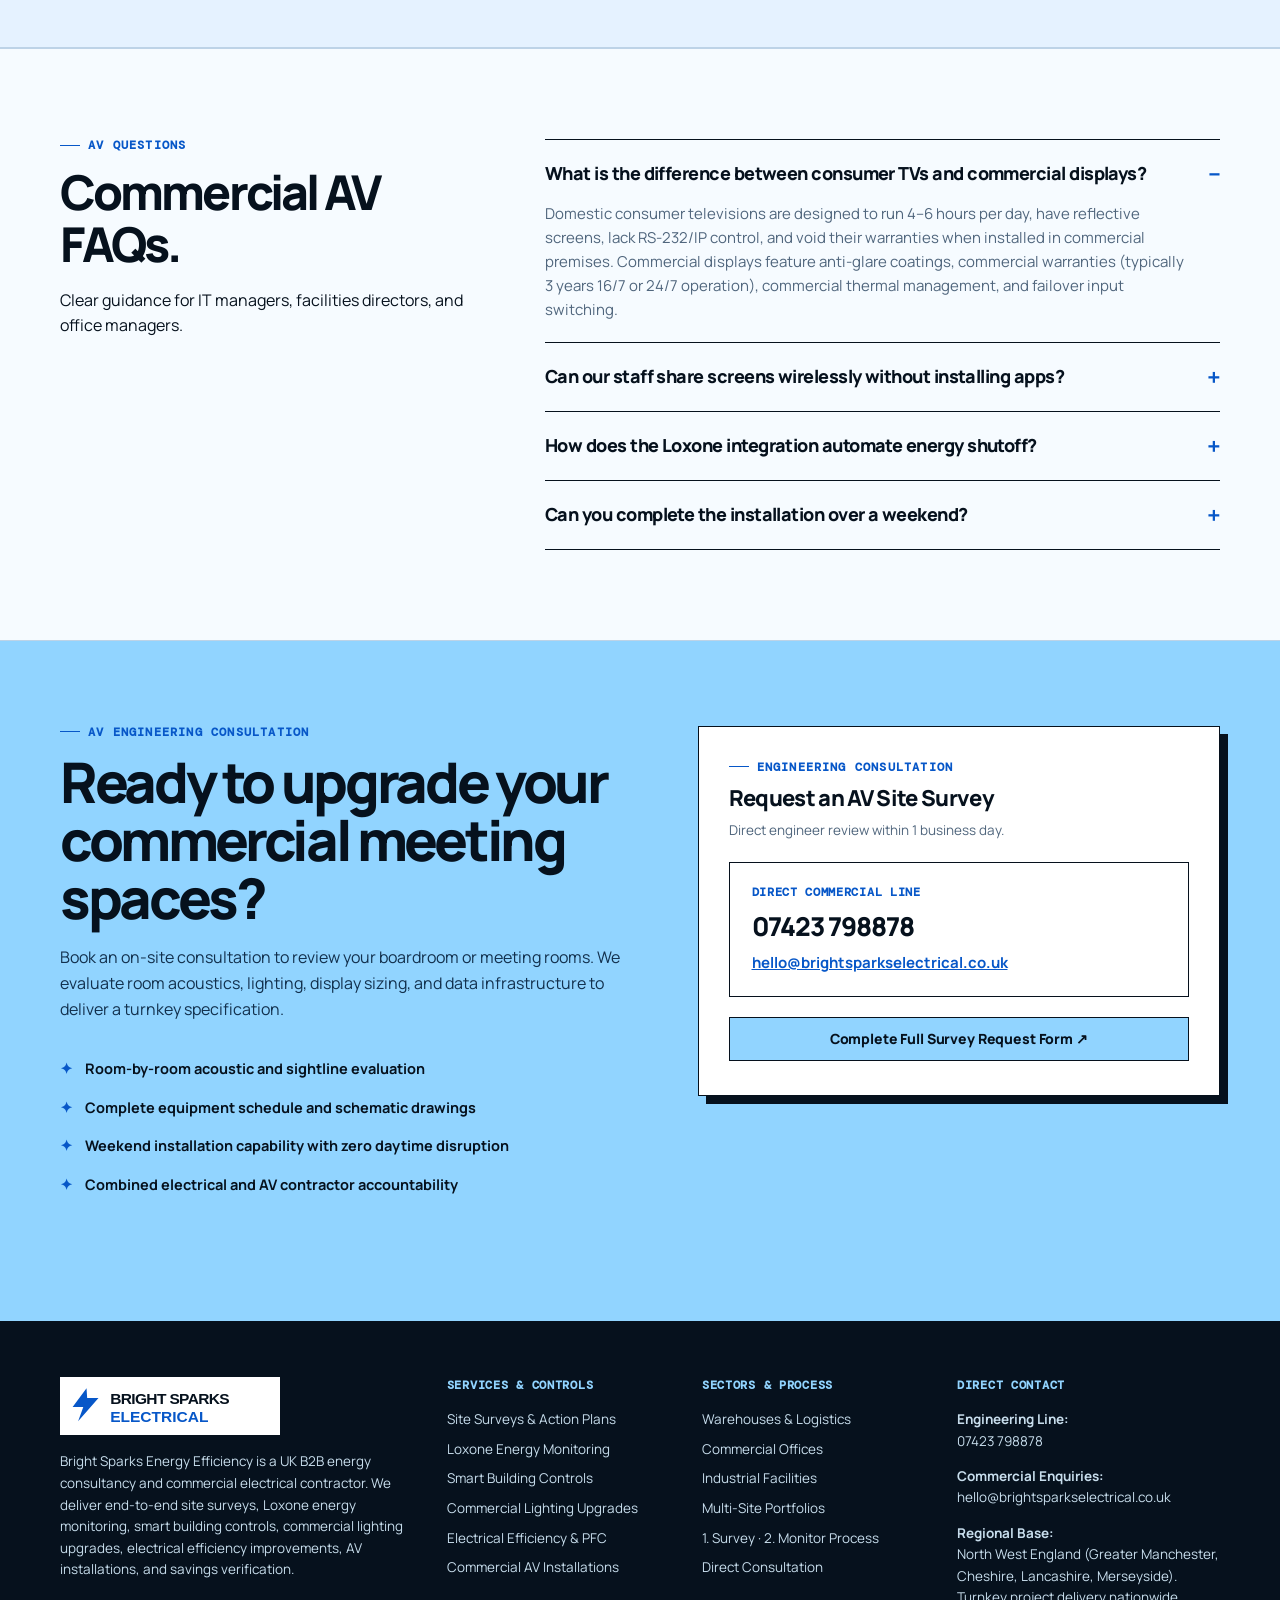
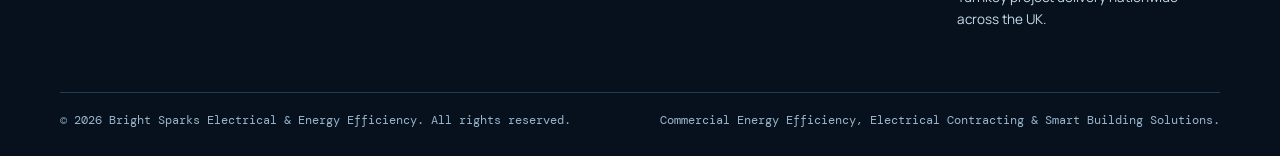
<file: commercial-av-installations.html>
<!doctype html>
<html lang="en-GB">
<head>
  <meta charset="utf-8">
  <meta name="viewport" content="width=device-width, initial-scale=1">
  
  <title>Commercial AV Installations & Smart Boardroom Automation | Bright Sparks</title>
  <meta name="description" content="UK commercial audio visual installations and smart meeting room automation. Turnkey video conferencing suites, boardroom AV, integrated lighting/climate control, and energy shutdown.">
  <meta name="keywords" content="commercial AV installation, boardroom AV systems, Teams Rooms UK, Zoom Rooms installation, smart meeting room automation, commercial audio visual contractor, commercial digital signage, boardroom automation Loxone">
  <meta name="author" content="Bright Sparks Electrical & Energy Efficiency">
  <meta name="robots" content="index, follow">
  <link rel="canonical" href="https://brightsparkselectrical.co.uk/commercial-av-installations.html">

  <!-- Open Graph -->
  <meta property="og:type" content="website">
  <meta property="og:url" content="https://brightsparkselectrical.co.uk/commercial-av-installations.html">
  <meta property="og:title" content="Commercial AV Installations & Smart Boardroom Automation | Bright Sparks">
  <meta property="og:description" content="UK commercial audio visual installations and smart meeting room automation. Turnkey video conferencing, boardroom AV, and energy shutdown.">
  <meta property="og:image" content="https://brightsparkselectrical.co.uk/assets/bright-sparks-electrical-logo.svg">

  <!-- Schema.org JSON-LD -->
  <script type="application/ld+json">
  {
    "@context": "https://schema.org",
    "@type": "Service",
    "name": "Commercial AV Installations & Smart Boardroom Automation",
    "provider": {
      "@type": "ElectricalContractor",
      "name": "Bright Sparks Electrical & Energy Efficiency",
      "telephone": "+447423798878",
      "url": "https://brightsparkselectrical.co.uk/"
    },
    "description": "Turnkey commercial audio-visual engineering: hybrid video conferencing suites, smart boardroom automation, digital signage, and automated energy shutdown.",
    "areaServed": {
      "@type": "Country",
      "name": "United Kingdom"
    }
  }
  </script>

  <!-- Typography & CSS -->
  <link rel="preconnect" href="https://fonts.googleapis.com">
  <link rel="preconnect" href="https://fonts.gstatic.com" crossorigin>
  <link href="https://fonts.googleapis.com/css2?family=DM+Mono:wght@400;500;700&family=Manrope:wght@400;500;600;700;800&display=swap" rel="stylesheet">
  <link rel="stylesheet" href="assets/style.css">
</head>
<body>
  <a href="#main-content" class="skip-link">Skip to main content</a>

  <!-- Top Announcement Bar -->
  <div class="top">
    <div class="wrap">
      <span>UK COMMERCIAL ENERGY EFFICIENCY · ELECTRICAL CONTRACTING · SMART BUILDINGS</span>
      <span>Direct Engineer Line: <a href="tel:07423798878">07423 798878</a> | Nationwide Commercial Projects</span>
    </div>
  </div>

  <!-- Header Navigation -->
  <header class="wrap nav">
    <a class="brand" href="index.html" aria-label="Bright Sparks Electrical and Energy Efficiency Homepage">
      <img class="brand-logo" src="assets/bright-sparks-electrical-logo.svg" alt="Bright Sparks Commercial Electrical and Energy Efficiency Logo" width="220" height="58">
    </a>
    <button class="mobile-menu-btn" id="mobile-toggle" aria-expanded="false" aria-controls="primary-nav" aria-label="Toggle navigation menu">
      MENU ☰
    </button>
    <nav class="links" id="primary-nav" aria-label="Primary Navigation">
      <a href="index.html#services">Services</a>
      <a href="loxone-energy-monitoring.html">Loxone Monitoring</a>
      <a href="warehouse-energy-efficiency.html">Warehouses</a>
      <a href="office-energy-efficiency.html">Offices</a>
      <a href="smart-building-controls.html">Smart Controls</a>
      <a href="index.html#process">Process</a>
      <a href="site-survey.html">Site Survey</a>
      <a href="contact.html">Contact</a>
    </nav>
    <div class="nav-actions">
      <a class="btn primary" href="site-survey.html">Book a Survey</a>
    </div>
  </header>

  <!-- Breadcrumbs -->
  <div class="breadcrumbs">
    <div class="wrap">
      <a href="index.html">Home</a>
      <span>/</span>
      <a href="index.html#services">Services</a>
      <span>/</span>
      <span class="current">Commercial AV Installations</span>
    </div>
  </div>

  <main id="main-content">
    <!-- Page Header -->
    <header class="page-header">
      <div class="wrap page-header-grid">
        <div>
          <div class="eyebrow">Workplace Technology &amp; Integration</div>
          <h1>Commercial AV Installations &amp; <em>Smart Boardrooms.</em></h1>
          <p class="lead">
            Elevate commercial meeting spaces with intelligent, reliable audio/visual technology unified with room lighting, climate, and automated power management. We engineer hybrid video conferencing suites, digital signage, and commercial audio systems that work every time.
          </p>
          <div class="actions">
            <a class="btn primary" href="site-survey.html">Book an AV Consultation</a>
            <a class="btn dark" href="tel:07423798878">Call an Engineer: 07423 798878</a>
          </div>
        </div>

        <div class="stat-callout">
          <div class="stat-num">One-Touch</div>
          <div class="stat-label">Unified Room Automation</div>
          <p>
            No tangled cables or conflicting remotes. Single-touch room automation dims lighting, activates microphone beamforming, lowers motorised blinds, and wakes up commercial 4K displays instantly.
          </p>
        </div>
      </div>
    </header>

    <!-- Operational Dilemma vs Engineered Solution -->
    <section>
      <div class="wrap">
        <div class="head">
          <div>
            <div class="eyebrow">The Modern Meeting Room Challenge</div>
            <h2>Why most commercial boardroom AV setups frustrate teams.</h2>
          </div>
          <p>
            Meeting spaces should foster productive collaboration, but fragmented AV systems lead to delayed client calls, poor audio quality, and equipment left powered on all night.
          </p>
        </div>

        <div class="two-col">
          <div class="feature-box">
            <h4>Common Commercial AV Problems</h4>
            <ul>
              <li><strong>Unreliable video conferencing:</strong> Teams struggling to connect laptops, hunt for dongles, or get microphone audio to work</li>
              <li><strong>Disconnected environmental controls:</strong> Presenters forced to fiddle with separate manual light switches and AC remotes</li>
              <li><strong>Vampire energy drain:</strong> High-powered commercial displays, amplifiers, and video codecs idling 24/7 in empty meeting rooms</li>
              <li><strong>Messy visible cabling:</strong> Unsightly cables trailing across conference tables posing trip hazards and projecting poor corporate image</li>
              <li><strong>Multiple sub-contractors:</strong> AV installers blaming electrical contractors when power or structured data drops fail</li>
            </ul>
          </div>

          <div class="feature-box" style="border-color: var(--blue); box-shadow: 4px 4px 0 var(--blue);">
            <h4 style="color:var(--blue)">The Bright Sparks Smart AV Solution</h4>
            <ul>
              <li><strong>Certified Teams &amp; Zoom Rooms:</strong> Native Microsoft Teams and Zoom Room hardware with one-touch meeting join</li>
              <li><strong>Loxone unified scene control:</strong> Selecting "Presentation Mode" simultaneously dims DALI lighting and sets optimal room climate</li>
              <li><strong>Zero-standby automatic shutdown:</strong> Occupancy sensors shut down all displays, audio amplifiers, and lighting 10 mins after rooms empty</li>
              <li><strong>Clean architectural finish:</strong> Hidden under-table cable management, flush pop-up connectivity, and ceiling beamforming mics</li>
              <li><strong>Single-source delivery:</strong> In-house commercial electricians pulling data, adding 230V power, mounting displays, and programming logic</li>
            </ul>
          </div>
        </div>
      </div>
    </section>

    <!-- Core Commercial AV Disciplines Grid -->
    <section style="background: white; border-top: 1px solid var(--line); border-bottom: 1px solid var(--line);">
      <div class="wrap">
        <div class="head">
          <div>
            <div class="eyebrow">Commercial Applications</div>
            <h2>Turnkey AV solutions engineered for modern business.</h2>
          </div>
          <p>
            From high-stakes executive boardrooms to multi-zone commercial background sound, we engineer systems that sound pristine and operate effortlessly.
          </p>
        </div>

        <div class="grid">
          <div class="service">
            <span class="num">01 / BOARDROOMS &amp; VC</span>
            <h3>Executive Boardroom Systems</h3>
            <p>High-impact commercial 4K displays (up to 98"), motorized laser projection, ceiling microphone arrays, and integrated touch-panel room control.</p>
          </div>

          <div class="service">
            <span class="num">02 / HYBRID CONFERENCING</span>
            <h3>Microsoft Teams &amp; Zoom Rooms</h3>
            <p>Native hybrid conferencing appliances with intelligent speaker framing, acoustic echo cancellation, and seamless wireless content sharing from any device.</p>
          </div>

          <div class="service">
            <span class="num">03 / DIGITAL SIGNAGE</span>
            <h3>Commercial Digital Signage &amp; Reception</h3>
            <p>Commercial-grade 24/7 displays for reception atriums, visitor welcome boards, real-time KPI metrics in logistics hubs, and internal staff messaging.</p>
          </div>

          <div class="service">
            <span class="num">04 / BACKGROUND AUDIO</span>
            <h3>Commercial Multi-Zone Audio</h3>
            <p>100V line and low-impedance audio distribution for commercial offices, showrooms, and warehouse packing facilities with zoned volume and paging integration.</p>
          </div>

          <div class="service">
            <span class="num">05 / STRUCTURED CABLING</span>
            <h3>Cat6A &amp; Fibre Optic Data Backbones</h3>
            <p>Underfloor and overhead structured cabling, AV rack dressing, patch panel termination, and fluke-tested 10Gbps data distribution infrastructure.</p>
          </div>

          <div class="service">
            <span class="num">06 / ENERGY INTEGRATION</span>
            <h3>Automated Power &amp; Standby Shutdown</h3>
            <p>Loxone relay-switched socket circuits that completely isolate power to AV racks and displays overnight, eliminating continuous vampire baseloads.</p>
          </div>
        </div>
      </div>
    </section>

    <!-- Turnkey Delivery Section -->
    <section class="split">
      <div class="wrap splitgrid">
        <div>
          <div class="eyebrow">Turnkey Ownership</div>
          <h2 class="statement">Why electrical expertise makes for better commercial AV.</h2>
          <p>
            Most AV installers are low-voltage specialists who cannot touch mains electrical power. They require you to hire a separate electrician to provide fused spurs, relocate distribution boards, or pull dedicated power circuits.
          </p>
          <ul class="checks">
            <li>Bright Sparks holds full commercial electrical licensing (BS 7671)</li>
            <li>We install the mains power points, fused spurs, and surge suppression</li>
            <li>We pull and terminate all Cat6A data, HDMI over IP, and speaker cabling</li>
            <li>We integrate the AV hardware directly with Loxone room lighting and climate</li>
            <li>One accountable contract, one point of contact, zero sub-contractor finger-pointing</li>
          </ul>
        </div>
        <div class="proof">
          <div>
            <div class="eyebrow" style="color:var(--sky)">Case Application</div>
            <h3>Corporate HQ Boardroom &amp; Training Suite</h3>
            <p>
              A pharmaceutical business in Cheshire required two 16-person boardrooms upgraded with Microsoft Teams Room systems and unified room lighting control.
            </p>
            <p>
              Bright Sparks supplied and installed dual 75" commercial 4K displays, Shure ceiling beamforming microphones, Loxone DALI lighting scenes, and automated occupancy power-down.
            </p>
            <ul class="proof-list">
              <li>Meeting preparation time dropped from 12 minutes to 30 seconds</li>
              <li>Zero support tickets regarding AV connections in 6 months</li>
              <li>Estimated 1,800 kWh saved annually in eliminated standby display draw</li>
            </ul>
          </div>
          <span class="tag">COMMERCIAL AV CASE STUDY</span>
        </div>
      </div>
    </section>

    <!-- FAQs -->
    <section class="faq-section">
      <div class="wrap faqgrid">
        <div>
          <div class="eyebrow">AV Questions</div>
          <h2 class="statement">Commercial AV FAQs.</h2>
          <p>
            Clear guidance for IT managers, facilities directors, and office managers.
          </p>
        </div>
        <div class="faqs">
          <details open>
            <summary>What is the difference between consumer TVs and commercial displays?</summary>
            <p>
              Domestic consumer televisions are designed to run 4–6 hours per day, have reflective screens, lack RS-232/IP control, and void their warranties when installed in commercial premises. Commercial displays feature anti-glare coatings, commercial warranties (typically 3 years 16/7 or 24/7 operation), commercial thermal management, and failover input switching.
            </p>
          </details>

          <details>
            <summary>Can our staff share screens wirelessly without installing apps?</summary>
            <p>
              Yes. We install native wireless presentation gateways supporting Apple AirPlay, Google Cast, and Miracast, allowing visitors and staff to mirror their laptops or tablets securely onto the main display without needing software downloads or USB dongles.
            </p>
          </details>

          <details>
            <summary>How does the Loxone integration automate energy shutoff?</summary>
            <p>
              The Loxone Miniserver monitors room presence via acoustic and PIR multi-sensors. When the meeting ends and the room remains empty for 10 minutes, Loxone sends automated IP/RS-232 shutdown commands to the displays and disconnects non-essential mains circuits to amplifiers and video bars, completely eliminating vampire phantom loads overnight.
            </p>
          </details>

          <details>
            <summary>Can you complete the installation over a weekend?</summary>
            <p>
              Yes. To ensure your executive boardrooms and meeting spaces remain available for daily operations, our commercial installation team routinely performs wall mounting, core drilling, cabling, and acoustic commissioning over weekend windows.
            </p>
          </details>
        </div>
      </div>
    </section>

    <!-- CTA Section -->
    <section class="contact" style="background: var(--sky); border-top: 1px solid var(--line);">
      <div class="wrap contactgrid">
        <div>
          <div class="eyebrow">AV Engineering Consultation</div>
          <h2>Ready to upgrade your commercial meeting spaces?</h2>
          <p class="contact-intro">
            Book an on-site consultation to review your boardroom or meeting rooms. We evaluate room acoustics, lighting, display sizing, and data infrastructure to deliver a turnkey specification.
          </p>
          <ul class="contact-perks">
            <li>Room-by-room acoustic and sightline evaluation</li>
            <li>Complete equipment schedule and schematic drawings</li>
            <li>Weekend installation capability with zero daytime disruption</li>
            <li>Combined electrical and AV contractor accountability</li>
          </ul>
        </div>

        <div class="contactcard">
          <div class="eyebrow">Engineering Consultation</div>
          <div class="form-title">Request an AV Site Survey</div>
          <p class="form-subtitle">Direct engineer review within 1 business day.</p>
          <div class="direct-box" style="margin-bottom: 20px;">
            <span>Direct Commercial Line</span>
            <a class="phone-link" href="tel:07423798878">07423 798878</a>
            <a class="email-link" href="mailto:hello@brightsparkselectrical.co.uk">hello@brightsparkselectrical.co.uk</a>
          </div>
          <a href="site-survey.html" class="btn primary" style="width: 100%;">Complete Full Survey Request Form ↗</a>
        </div>
      </div>
    </section>
  </main>

  <!-- Footer -->
  <footer class="footer">
    <div class="wrap">
      <div class="footergrid">
        <div>
          <div class="footer-brand">
            <a class="brand" href="index.html" aria-label="Bright Sparks Electrical and Energy Efficiency">
              <img class="brand-logo" src="assets/bright-sparks-electrical-logo.svg" alt="Bright Sparks Commercial Energy Efficiency" width="200" height="53">
            </a>
          </div>
          <p>
            Bright Sparks Energy Efficiency is a UK B2B energy consultancy and commercial electrical contractor. We deliver end-to-end site surveys, Loxone energy monitoring, smart building controls, commercial lighting upgrades, electrical efficiency improvements, AV installations, and savings verification.
          </p>
        </div>

        <div>
          <h4>Services &amp; Controls</h4>
          <a href="site-survey.html">Site Surveys &amp; Action Plans</a>
          <a href="loxone-energy-monitoring.html">Loxone Energy Monitoring</a>
          <a href="smart-building-controls.html">Smart Building Controls</a>
          <a href="commercial-lighting-upgrades.html">Commercial Lighting Upgrades</a>
          <a href="electrical-efficiency.html">Electrical Efficiency &amp; PFC</a>
          <a href="commercial-av-installations.html">Commercial AV Installations</a>
        </div>

        <div>
          <h4>Sectors &amp; Process</h4>
          <a href="warehouse-energy-efficiency.html">Warehouses &amp; Logistics</a>
          <a href="office-energy-efficiency.html">Commercial Offices</a>
          <a href="electrical-efficiency.html">Industrial Facilities</a>
          <a href="site-survey.html">Multi-Site Portfolios</a>
          <a href="index.html#process">1. Survey · 2. Monitor Process</a>
          <a href="contact.html">Direct Consultation</a>
        </div>

        <div>
          <h4>Direct Contact</h4>
          <p>
            <strong>Engineering Line:</strong><br>
            <a href="tel:07423798878">07423 798878</a>
          </p>
          <p>
            <strong>Commercial Enquiries:</strong><br>
            <a href="mailto:hello@brightsparkselectrical.co.uk">hello@brightsparkselectrical.co.uk</a>
          </p>
          <p>
            <strong>Regional Base:</strong><br>
            North West England (Greater Manchester, Cheshire, Lancashire, Merseyside). Turnkey project delivery nationwide across the UK.
          </p>
        </div>
      </div>

      <div class="fine">
        <span>&copy; 2026 Bright Sparks Electrical &amp; Energy Efficiency. All rights reserved.</span>
        <span>Commercial Energy Efficiency, Electrical Contracting &amp; Smart Building Solutions.</span>
      </div>
    </div>
  </footer>

  <script>
    const toggleBtn = document.getElementById('mobile-toggle');
    const primaryNav = document.getElementById('primary-nav');
    if (toggleBtn && primaryNav) {
      toggleBtn.addEventListener('click', function() {
        const isOpen = primaryNav.classList.toggle('is-open');
        toggleBtn.setAttribute('aria-expanded', isOpen);
        toggleBtn.textContent = isOpen ? 'CLOSE ✕' : 'MENU ☰';
      });
    }
  </script>
</body>
</html>
</file>
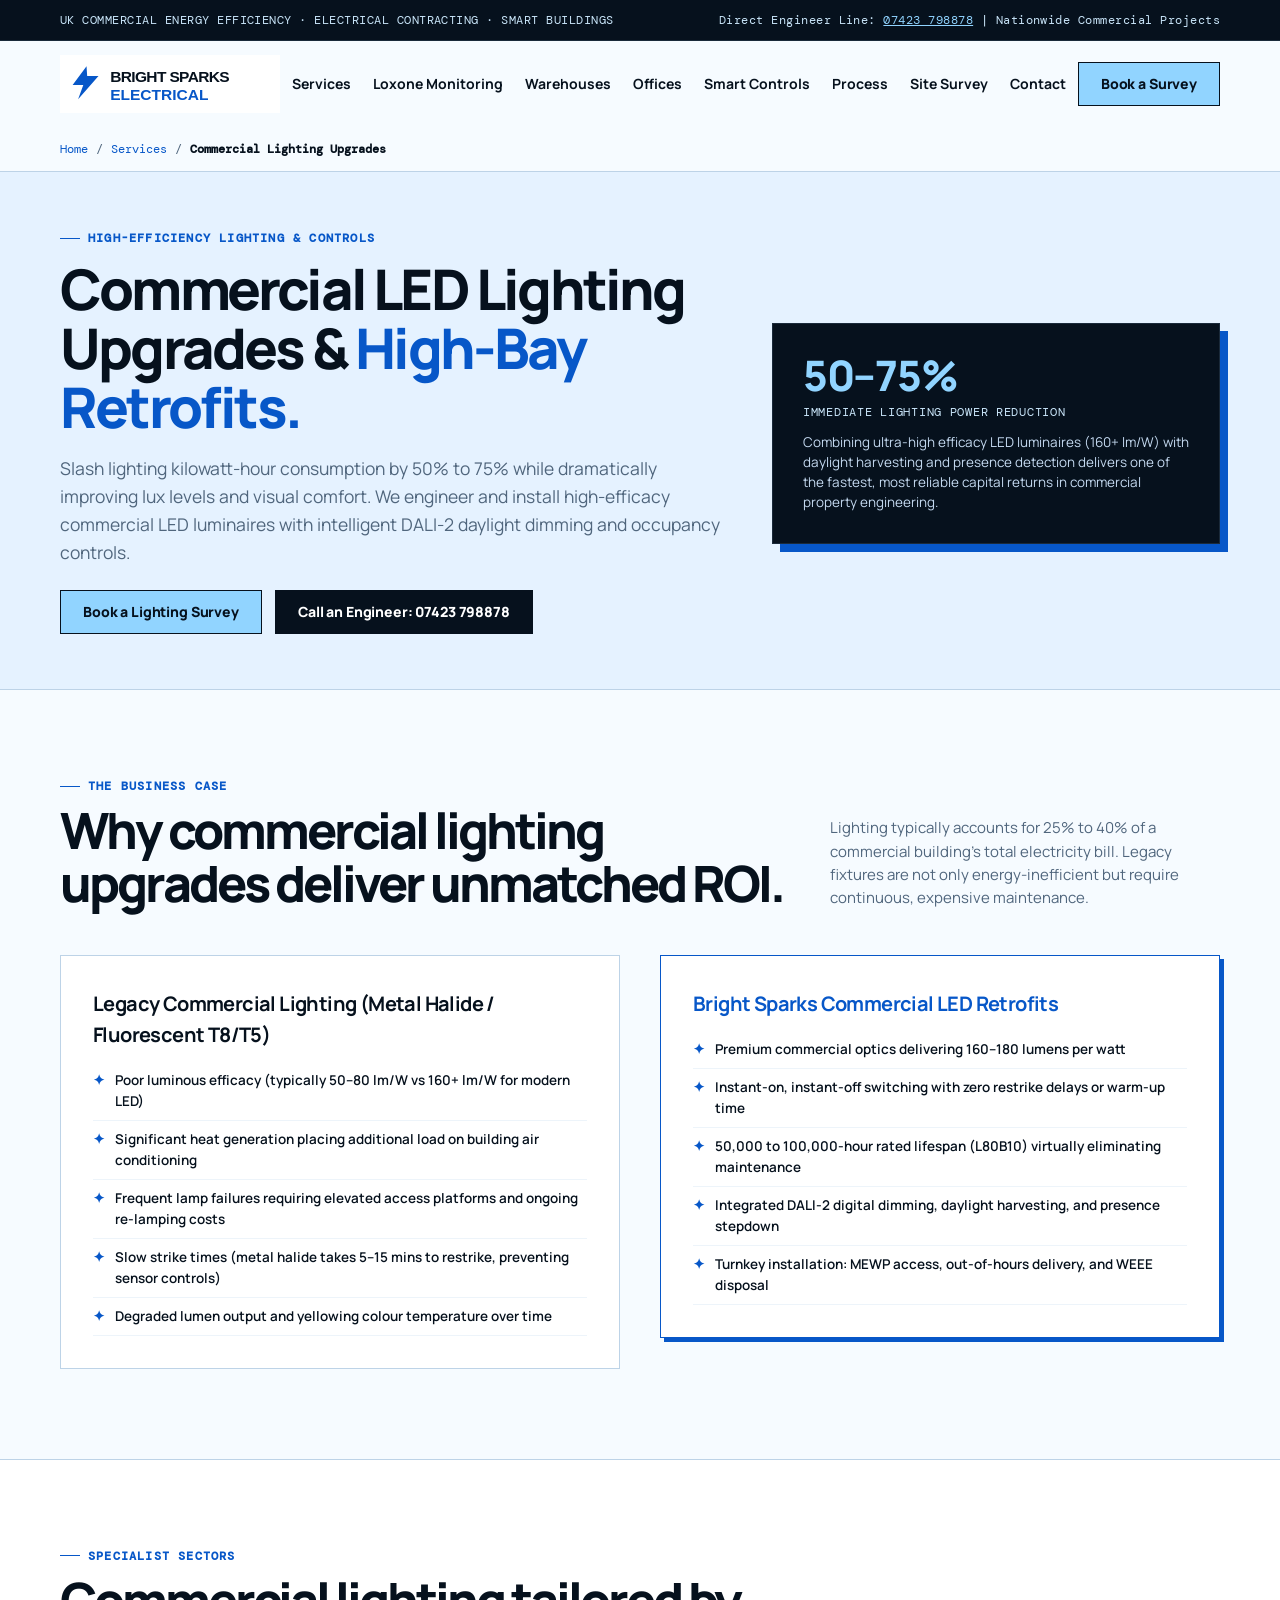
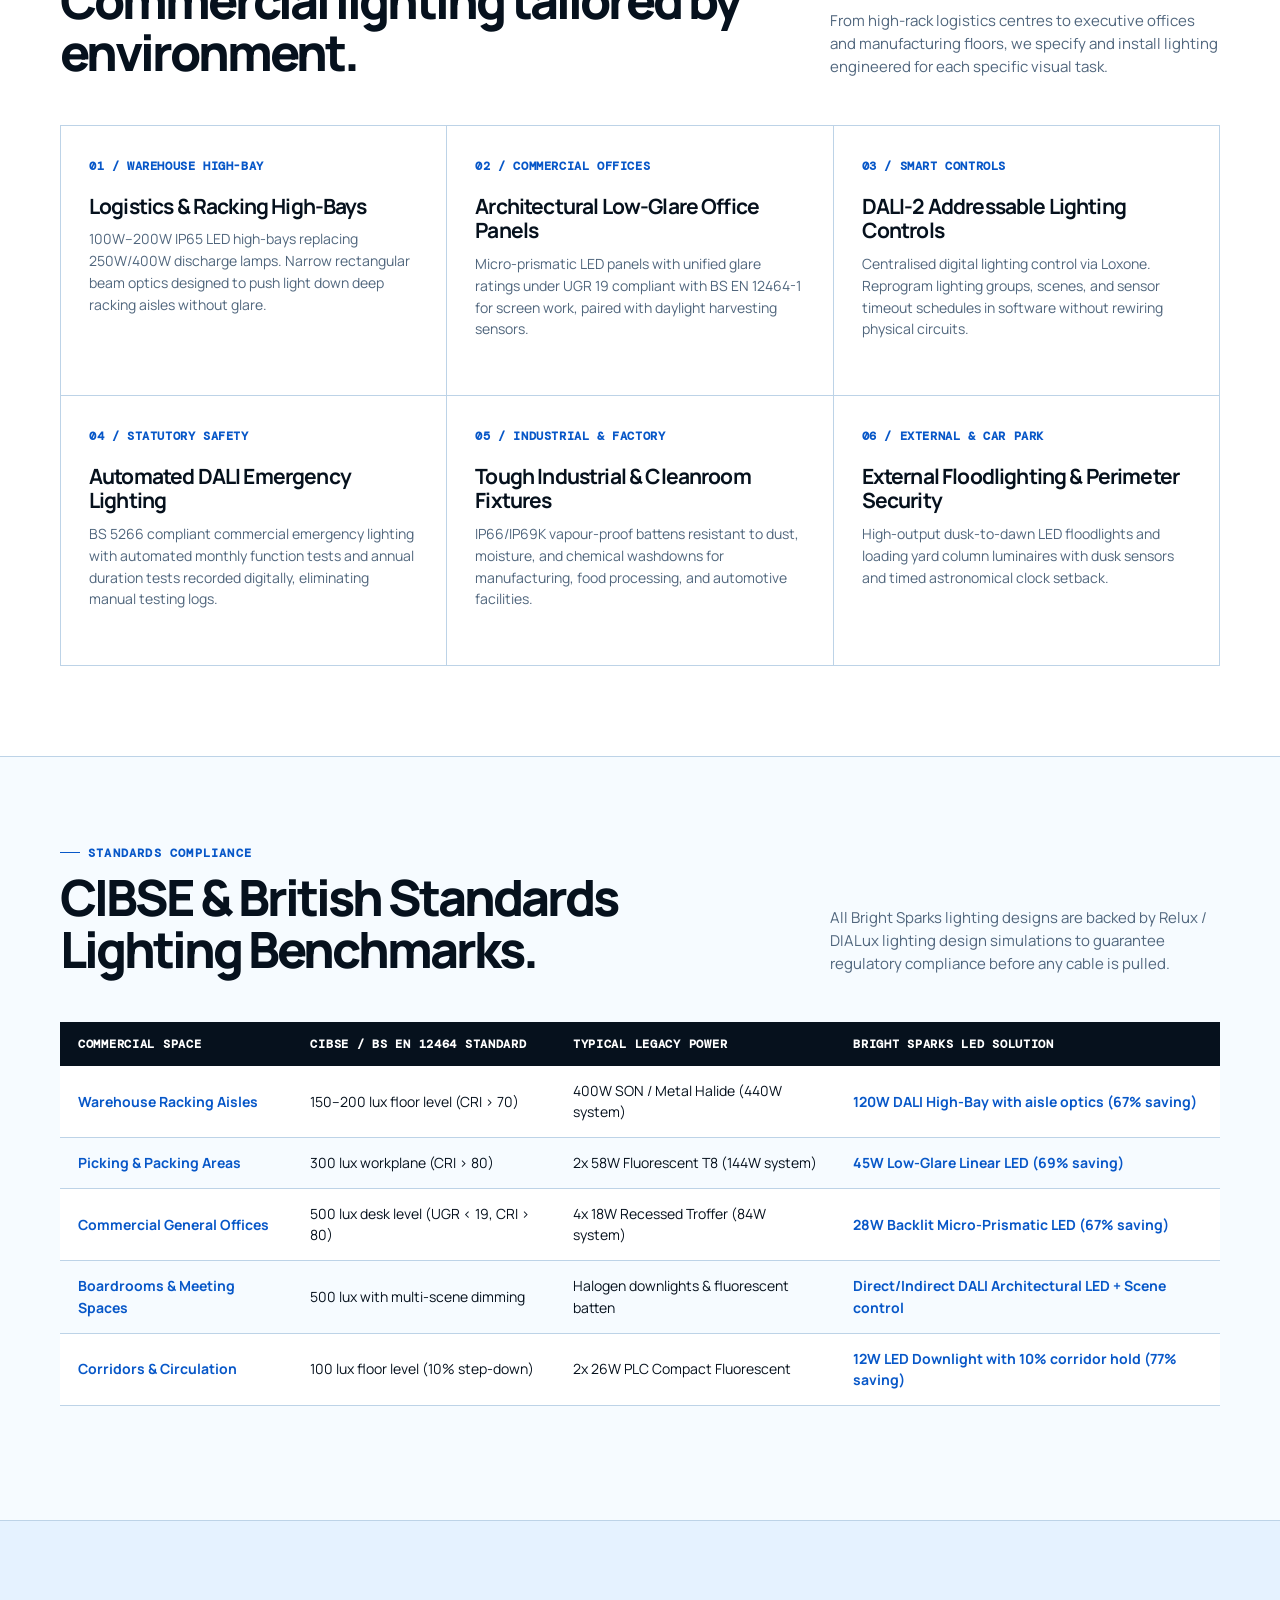
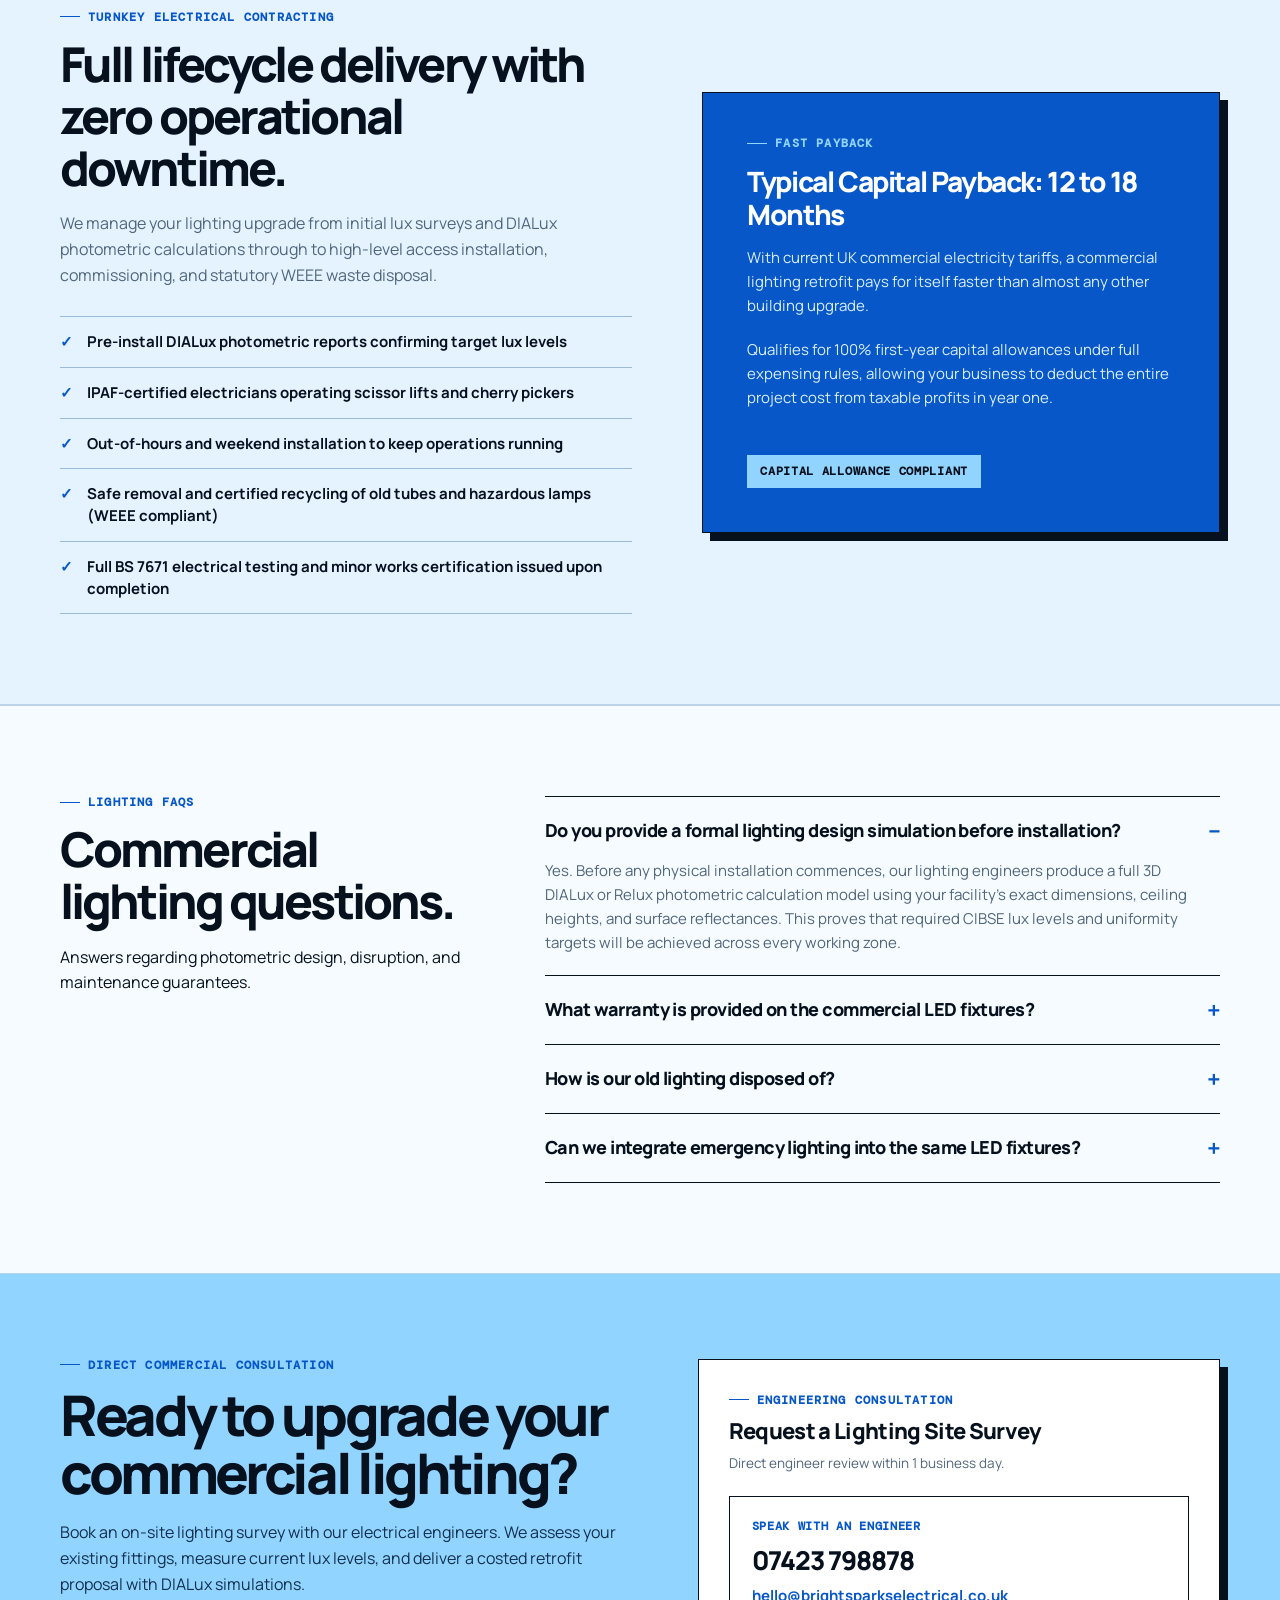
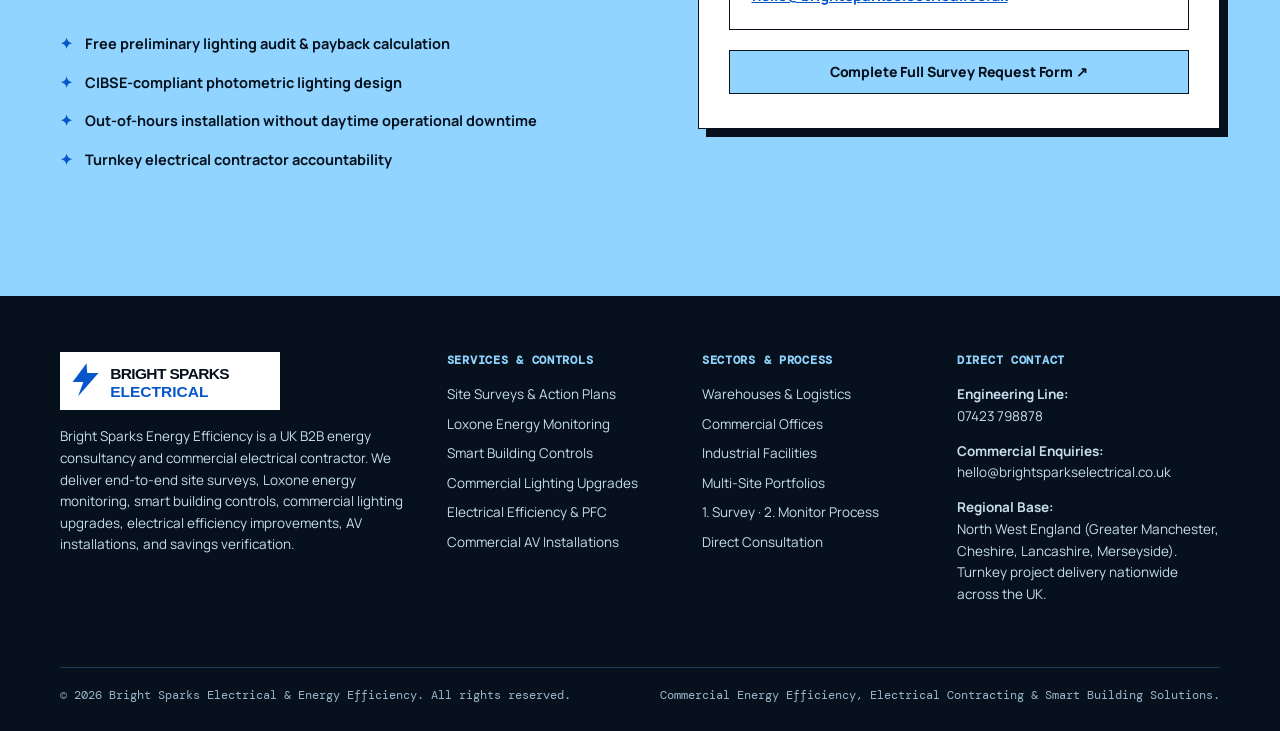
<file: commercial-lighting-upgrades.html>
<!doctype html>
<html lang="en-GB">
<head>
  <meta charset="utf-8">
  <meta name="viewport" content="width=device-width, initial-scale=1">
  
  <title>Commercial LED Lighting Upgrades & High-Bay Retrofits | Bright Sparks</title>
  <meta name="description" content="UK commercial LED lighting upgrades and smart high-bay retrofits. Turnkey electrical installation, DALI-2 smart controls, CIBSE lux compliance, and 50–75% energy reduction.">
  <meta name="keywords" content="commercial lighting upgrades, commercial LED retrofit, warehouse high bay lighting, DALI-2 smart lighting, office LED panels, CIBSE lux compliance, commercial electrical contractor UK, emergency lighting BS 5266">
  <meta name="author" content="Bright Sparks Electrical & Energy Efficiency">
  <meta name="robots" content="index, follow">
  <link rel="canonical" href="https://brightsparkselectrical.co.uk/commercial-lighting-upgrades.html">

  <!-- Open Graph -->
  <meta property="og:type" content="website">
  <meta property="og:url" content="https://brightsparkselectrical.co.uk/commercial-lighting-upgrades.html">
  <meta property="og:title" content="Commercial LED Lighting Upgrades & High-Bay Retrofits | Bright Sparks">
  <meta property="og:description" content="UK commercial LED lighting upgrades and smart high-bay retrofits. Turnkey electrical installation, DALI-2 smart controls, and 50–75% energy reduction.">
  <meta property="og:image" content="https://brightsparkselectrical.co.uk/assets/bright-sparks-electrical-logo.svg">

  <!-- Schema.org JSON-LD -->
  <script type="application/ld+json">
  {
    "@context": "https://schema.org",
    "@type": "Service",
    "name": "Commercial LED Lighting Upgrades & High-Bay Retrofits",
    "provider": {
      "@type": "ElectricalContractor",
      "name": "Bright Sparks Electrical & Energy Efficiency",
      "telephone": "+447423798878",
      "url": "https://brightsparkselectrical.co.uk/"
    },
    "description": "Turnkey commercial LED lighting upgrades: high-bay logistics fixtures, architectural office panels, DALI-2 smart controls, and BS 5266 emergency lighting.",
    "areaServed": {
      "@type": "Country",
      "name": "United Kingdom"
    }
  }
  </script>

  <!-- Typography & CSS -->
  <link rel="preconnect" href="https://fonts.googleapis.com">
  <link rel="preconnect" href="https://fonts.gstatic.com" crossorigin>
  <link href="https://fonts.googleapis.com/css2?family=DM+Mono:wght@400;500;700&family=Manrope:wght@400;500;600;700;800&display=swap" rel="stylesheet">
  <link rel="stylesheet" href="assets/style.css">
</head>
<body>
  <a href="#main-content" class="skip-link">Skip to main content</a>

  <!-- Top Announcement Bar -->
  <div class="top">
    <div class="wrap">
      <span>UK COMMERCIAL ENERGY EFFICIENCY · ELECTRICAL CONTRACTING · SMART BUILDINGS</span>
      <span>Direct Engineer Line: <a href="tel:07423798878">07423 798878</a> | Nationwide Commercial Projects</span>
    </div>
  </div>

  <!-- Header Navigation -->
  <header class="wrap nav">
    <a class="brand" href="index.html" aria-label="Bright Sparks Electrical and Energy Efficiency Homepage">
      <img class="brand-logo" src="assets/bright-sparks-electrical-logo.svg" alt="Bright Sparks Commercial Electrical and Energy Efficiency Logo" width="220" height="58">
    </a>
    <button class="mobile-menu-btn" id="mobile-toggle" aria-expanded="false" aria-controls="primary-nav" aria-label="Toggle navigation menu">
      MENU ☰
    </button>
    <nav class="links" id="primary-nav" aria-label="Primary Navigation">
      <a href="index.html#services">Services</a>
      <a href="loxone-energy-monitoring.html">Loxone Monitoring</a>
      <a href="warehouse-energy-efficiency.html">Warehouses</a>
      <a href="office-energy-efficiency.html">Offices</a>
      <a href="smart-building-controls.html">Smart Controls</a>
      <a href="index.html#process">Process</a>
      <a href="site-survey.html">Site Survey</a>
      <a href="contact.html">Contact</a>
    </nav>
    <div class="nav-actions">
      <a class="btn primary" href="site-survey.html">Book a Survey</a>
    </div>
  </header>

  <!-- Breadcrumbs -->
  <div class="breadcrumbs">
    <div class="wrap">
      <a href="index.html">Home</a>
      <span>/</span>
      <a href="index.html#services">Services</a>
      <span>/</span>
      <span class="current">Commercial Lighting Upgrades</span>
    </div>
  </div>

  <main id="main-content">
    <!-- Page Header -->
    <header class="page-header">
      <div class="wrap page-header-grid">
        <div>
          <div class="eyebrow">High-Efficiency Lighting &amp; Controls</div>
          <h1>Commercial LED Lighting Upgrades &amp; <em>High-Bay Retrofits.</em></h1>
          <p class="lead">
            Slash lighting kilowatt-hour consumption by 50% to 75% while dramatically improving lux levels and visual comfort. We engineer and install high-efficacy commercial LED luminaires with intelligent DALI-2 daylight dimming and occupancy controls.
          </p>
          <div class="actions">
            <a class="btn primary" href="site-survey.html">Book a Lighting Survey</a>
            <a class="btn dark" href="tel:07423798878">Call an Engineer: 07423 798878</a>
          </div>
        </div>

        <div class="stat-callout">
          <div class="stat-num">50–75%</div>
          <div class="stat-label">Immediate Lighting Power Reduction</div>
          <p>
            Combining ultra-high efficacy LED luminaires (160+ lm/W) with daylight harvesting and presence detection delivers one of the fastest, most reliable capital returns in commercial property engineering.
          </p>
        </div>
      </div>
    </header>

    <!-- Why Upgrade Section -->
    <section>
      <div class="wrap">
        <div class="head">
          <div>
            <div class="eyebrow">The Business Case</div>
            <h2>Why commercial lighting upgrades deliver unmatched ROI.</h2>
          </div>
          <p>
            Lighting typically accounts for 25% to 40% of a commercial building's total electricity bill. Legacy fixtures are not only energy-inefficient but require continuous, expensive maintenance.
          </p>
        </div>

        <div class="two-col">
          <div class="feature-box">
            <h4>Legacy Commercial Lighting (Metal Halide / Fluorescent T8/T5)</h4>
            <ul>
              <li>Poor luminous efficacy (typically 50–80 lm/W vs 160+ lm/W for modern LED)</li>
              <li>Significant heat generation placing additional load on building air conditioning</li>
              <li>Frequent lamp failures requiring elevated access platforms and ongoing re-lamping costs</li>
              <li>Slow strike times (metal halide takes 5–15 mins to restrike, preventing sensor controls)</li>
              <li>Degraded lumen output and yellowing colour temperature over time</li>
            </ul>
          </div>

          <div class="feature-box" style="border-color: var(--blue); box-shadow: 4px 4px 0 var(--blue);">
            <h4 style="color:var(--blue)">Bright Sparks Commercial LED Retrofits</h4>
            <ul>
              <li>Premium commercial optics delivering 160–180 lumens per watt</li>
              <li>Instant-on, instant-off switching with zero restrike delays or warm-up time</li>
              <li>50,000 to 100,000-hour rated lifespan (L80B10) virtually eliminating maintenance</li>
              <li>Integrated DALI-2 digital dimming, daylight harvesting, and presence stepdown</li>
              <li>Turnkey installation: MEWP access, out-of-hours delivery, and WEEE disposal</li>
            </ul>
          </div>
        </div>
      </div>
    </section>

    <!-- Core Commercial Applications Grid -->
    <section style="background: white; border-top: 1px solid var(--line); border-bottom: 1px solid var(--line);">
      <div class="wrap">
        <div class="head">
          <div>
            <div class="eyebrow">Specialist Sectors</div>
            <h2>Commercial lighting tailored by environment.</h2>
          </div>
          <p>
            From high-rack logistics centres to executive offices and manufacturing floors, we specify and install lighting engineered for each specific visual task.
          </p>
        </div>

        <div class="grid">
          <div class="service">
            <span class="num">01 / WAREHOUSE HIGH-BAY</span>
            <h3>Logistics &amp; Racking High-Bays</h3>
            <p>100W–200W IP65 LED high-bays replacing 250W/400W discharge lamps. Narrow rectangular beam optics designed to push light down deep racking aisles without glare.</p>
          </div>

          <div class="service">
            <span class="num">02 / COMMERCIAL OFFICES</span>
            <h3>Architectural Low-Glare Office Panels</h3>
            <p>Micro-prismatic LED panels with unified glare ratings under UGR 19 compliant with BS EN 12464-1 for screen work, paired with daylight harvesting sensors.</p>
          </div>

          <div class="service">
            <span class="num">03 / SMART CONTROLS</span>
            <h3>DALI-2 Addressable Lighting Controls</h3>
            <p>Centralised digital lighting control via Loxone. Reprogram lighting groups, scenes, and sensor timeout schedules in software without rewiring physical circuits.</p>
          </div>

          <div class="service">
            <span class="num">04 / STATUTORY SAFETY</span>
            <h3>Automated DALI Emergency Lighting</h3>
            <p>BS 5266 compliant commercial emergency lighting with automated monthly function tests and annual duration tests recorded digitally, eliminating manual testing logs.</p>
          </div>

          <div class="service">
            <span class="num">05 / INDUSTRIAL &amp; FACTORY</span>
            <h3>Tough Industrial &amp; Cleanroom Fixtures</h3>
            <p>IP66/IP69K vapour-proof battens resistant to dust, moisture, and chemical washdowns for manufacturing, food processing, and automotive facilities.</p>
          </div>

          <div class="service">
            <span class="num">06 / EXTERNAL &amp; CAR PARK</span>
            <h3>External Floodlighting &amp; Perimeter Security</h3>
            <p>High-output dusk-to-dawn LED floodlights and loading yard column luminaires with dusk sensors and timed astronomical clock setback.</p>
          </div>
        </div>
      </div>
    </section>

    <!-- Standards & Lux Compliance Table -->
    <section>
      <div class="wrap">
        <div class="head">
          <div>
            <div class="eyebrow">Standards Compliance</div>
            <h2>CIBSE &amp; British Standards Lighting Benchmarks.</h2>
          </div>
          <p>
            All Bright Sparks lighting designs are backed by Relux / DIALux lighting design simulations to guarantee regulatory compliance before any cable is pulled.
          </p>
        </div>

        <table class="specs-table">
          <thead>
            <tr>
              <th>Commercial Space</th>
              <th>CIBSE / BS EN 12464 Standard</th>
              <th>Typical Legacy Power</th>
              <th>Bright Sparks LED Solution</th>
            </tr>
          </thead>
          <tbody>
            <tr>
              <td><strong>Warehouse Racking Aisles</strong></td>
              <td>150–200 lux floor level (CRI &gt; 70)</td>
              <td>400W SON / Metal Halide (440W system)</td>
              <td><strong>120W DALI High-Bay with aisle optics (67% saving)</strong></td>
            </tr>
            <tr>
              <td><strong>Picking &amp; Packing Areas</strong></td>
              <td>300 lux workplane (CRI &gt; 80)</td>
              <td>2x 58W Fluorescent T8 (144W system)</td>
              <td><strong>45W Low-Glare Linear LED (69% saving)</strong></td>
            </tr>
            <tr>
              <td><strong>Commercial General Offices</strong></td>
              <td>500 lux desk level (UGR &lt; 19, CRI &gt; 80)</td>
              <td>4x 18W Recessed Troffer (84W system)</td>
              <td><strong>28W Backlit Micro-Prismatic LED (67% saving)</strong></td>
            </tr>
            <tr>
              <td><strong>Boardrooms &amp; Meeting Spaces</strong></td>
              <td>500 lux with multi-scene dimming</td>
              <td>Halogen downlights &amp; fluorescent batten</td>
              <td><strong>Direct/Indirect DALI Architectural LED + Scene control</strong></td>
            </tr>
            <tr>
              <td><strong>Corridors &amp; Circulation</strong></td>
              <td>100 lux floor level (10% step-down)</td>
              <td>2x 26W PLC Compact Fluorescent</td>
              <td><strong>12W LED Downlight with 10% corridor hold (77% saving)</strong></td>
            </tr>
          </tbody>
        </table>
      </div>
    </section>

    <!-- Turnkey Electrical Delivery -->
    <section class="split">
      <div class="wrap splitgrid">
        <div>
          <div class="eyebrow">Turnkey Electrical Contracting</div>
          <h2 class="statement">Full lifecycle delivery with zero operational downtime.</h2>
          <p>
            We manage your lighting upgrade from initial lux surveys and DIALux photometric calculations through to high-level access installation, commissioning, and statutory WEEE waste disposal.
          </p>
          <ul class="checks">
            <li>Pre-install DIALux photometric reports confirming target lux levels</li>
            <li>IPAF-certified electricians operating scissor lifts and cherry pickers</li>
            <li>Out-of-hours and weekend installation to keep operations running</li>
            <li>Safe removal and certified recycling of old tubes and hazardous lamps (WEEE compliant)</li>
            <li>Full BS 7671 electrical testing and minor works certification issued upon completion</li>
          </ul>
        </div>
        <div class="proof">
          <div>
            <div class="eyebrow" style="color:var(--sky)">Fast Payback</div>
            <h3>Typical Capital Payback: 12 to 18 Months</h3>
            <p>
              With current UK commercial electricity tariffs, a commercial lighting retrofit pays for itself faster than almost any other building upgrade.
            </p>
            <p>
              Qualifies for 100% first-year capital allowances under full expensing rules, allowing your business to deduct the entire project cost from taxable profits in year one.
            </p>
          </div>
          <span class="tag">CAPITAL ALLOWANCE COMPLIANT</span>
        </div>
      </div>
    </section>

    <!-- FAQs -->
    <section class="faq-section">
      <div class="wrap faqgrid">
        <div>
          <div class="eyebrow">Lighting FAQs</div>
          <h2 class="statement">Commercial lighting questions.</h2>
          <p>
            Answers regarding photometric design, disruption, and maintenance guarantees.
          </p>
        </div>
        <div class="faqs">
          <details open>
            <summary>Do you provide a formal lighting design simulation before installation?</summary>
            <p>
              Yes. Before any physical installation commences, our lighting engineers produce a full 3D DIALux or Relux photometric calculation model using your facility's exact dimensions, ceiling heights, and surface reflectances. This proves that required CIBSE lux levels and uniformity targets will be achieved across every working zone.
            </p>
          </details>

          <details>
            <summary>What warranty is provided on the commercial LED fixtures?</summary>
            <p>
              We specify exclusively tier-one commercial grade LED luminaires and drivers (such as Tridonic, Osram, or Philips OEM components) featuring a comprehensive 5-year manufacturer warranty, with operational lifespans typically rated at 50,000 to 100,000 hours (L80B10).
            </p>
          </details>

          <details>
            <summary>How is our old lighting disposed of?</summary>
            <p>
              Bright Sparks handles the safe removal, segregation, and compliant disposal of all legacy fittings and lamps under the UK Waste Electrical and Electronic Equipment (WEEE) regulations. Fluorescent tubes containing mercury are safely recycled with full hazardous waste transfer notes provided.
            </p>
          </details>

          <details>
            <summary>Can we integrate emergency lighting into the same LED fixtures?</summary>
            <p>
              Yes. We regularly supply and install combined luminaires with integral emergency battery packs and DALI-2 addressability. This avoids installing separate unsightly emergency bulkheads and ensures full BS 5266 emergency illumination along escape routes.
            </p>
          </details>
        </div>
      </div>
    </section>

    <!-- CTA Section -->
    <section class="contact" style="background: var(--sky); border-top: 1px solid var(--line);">
      <div class="wrap contactgrid">
        <div>
          <div class="eyebrow">Direct Commercial Consultation</div>
          <h2>Ready to upgrade your commercial lighting?</h2>
          <p class="contact-intro">
            Book an on-site lighting survey with our electrical engineers. We assess your existing fittings, measure current lux levels, and deliver a costed retrofit proposal with DIALux simulations.
          </p>
          <ul class="contact-perks">
            <li>Free preliminary lighting audit &amp; payback calculation</li>
            <li>CIBSE-compliant photometric lighting design</li>
            <li>Out-of-hours installation without daytime operational downtime</li>
            <li>Turnkey electrical contractor accountability</li>
          </ul>
        </div>

        <div class="contactcard">
          <div class="eyebrow">Engineering Consultation</div>
          <div class="form-title">Request a Lighting Site Survey</div>
          <p class="form-subtitle">Direct engineer review within 1 business day.</p>
          <div class="direct-box" style="margin-bottom: 20px;">
            <span>Speak With an Engineer</span>
            <a class="phone-link" href="tel:07423798878">07423 798878</a>
            <a class="email-link" href="mailto:hello@brightsparkselectrical.co.uk">hello@brightsparkselectrical.co.uk</a>
          </div>
          <a href="site-survey.html" class="btn primary" style="width: 100%;">Complete Full Survey Request Form ↗</a>
        </div>
      </div>
    </section>
  </main>

  <!-- Footer -->
  <footer class="footer">
    <div class="wrap">
      <div class="footergrid">
        <div>
          <div class="footer-brand">
            <a class="brand" href="index.html" aria-label="Bright Sparks Electrical and Energy Efficiency">
              <img class="brand-logo" src="assets/bright-sparks-electrical-logo.svg" alt="Bright Sparks Commercial Energy Efficiency" width="200" height="53">
            </a>
          </div>
          <p>
            Bright Sparks Energy Efficiency is a UK B2B energy consultancy and commercial electrical contractor. We deliver end-to-end site surveys, Loxone energy monitoring, smart building controls, commercial lighting upgrades, electrical efficiency improvements, AV installations, and savings verification.
          </p>
        </div>

        <div>
          <h4>Services &amp; Controls</h4>
          <a href="site-survey.html">Site Surveys &amp; Action Plans</a>
          <a href="loxone-energy-monitoring.html">Loxone Energy Monitoring</a>
          <a href="smart-building-controls.html">Smart Building Controls</a>
          <a href="commercial-lighting-upgrades.html">Commercial Lighting Upgrades</a>
          <a href="electrical-efficiency.html">Electrical Efficiency &amp; PFC</a>
          <a href="commercial-av-installations.html">Commercial AV Installations</a>
        </div>

        <div>
          <h4>Sectors &amp; Process</h4>
          <a href="warehouse-energy-efficiency.html">Warehouses &amp; Logistics</a>
          <a href="office-energy-efficiency.html">Commercial Offices</a>
          <a href="electrical-efficiency.html">Industrial Facilities</a>
          <a href="site-survey.html">Multi-Site Portfolios</a>
          <a href="index.html#process">1. Survey · 2. Monitor Process</a>
          <a href="contact.html">Direct Consultation</a>
        </div>

        <div>
          <h4>Direct Contact</h4>
          <p>
            <strong>Engineering Line:</strong><br>
            <a href="tel:07423798878">07423 798878</a>
          </p>
          <p>
            <strong>Commercial Enquiries:</strong><br>
            <a href="mailto:hello@brightsparkselectrical.co.uk">hello@brightsparkselectrical.co.uk</a>
          </p>
          <p>
            <strong>Regional Base:</strong><br>
            North West England (Greater Manchester, Cheshire, Lancashire, Merseyside). Turnkey project delivery nationwide across the UK.
          </p>
        </div>
      </div>

      <div class="fine">
        <span>&copy; 2026 Bright Sparks Electrical &amp; Energy Efficiency. All rights reserved.</span>
        <span>Commercial Energy Efficiency, Electrical Contracting &amp; Smart Building Solutions.</span>
      </div>
    </div>
  </footer>

  <script>
    const toggleBtn = document.getElementById('mobile-toggle');
    const primaryNav = document.getElementById('primary-nav');
    if (toggleBtn && primaryNav) {
      toggleBtn.addEventListener('click', function() {
        const isOpen = primaryNav.classList.toggle('is-open');
        toggleBtn.setAttribute('aria-expanded', isOpen);
        toggleBtn.textContent = isOpen ? 'CLOSE ✕' : 'MENU ☰';
      });
    }
  </script>
</body>
</html>
</file>
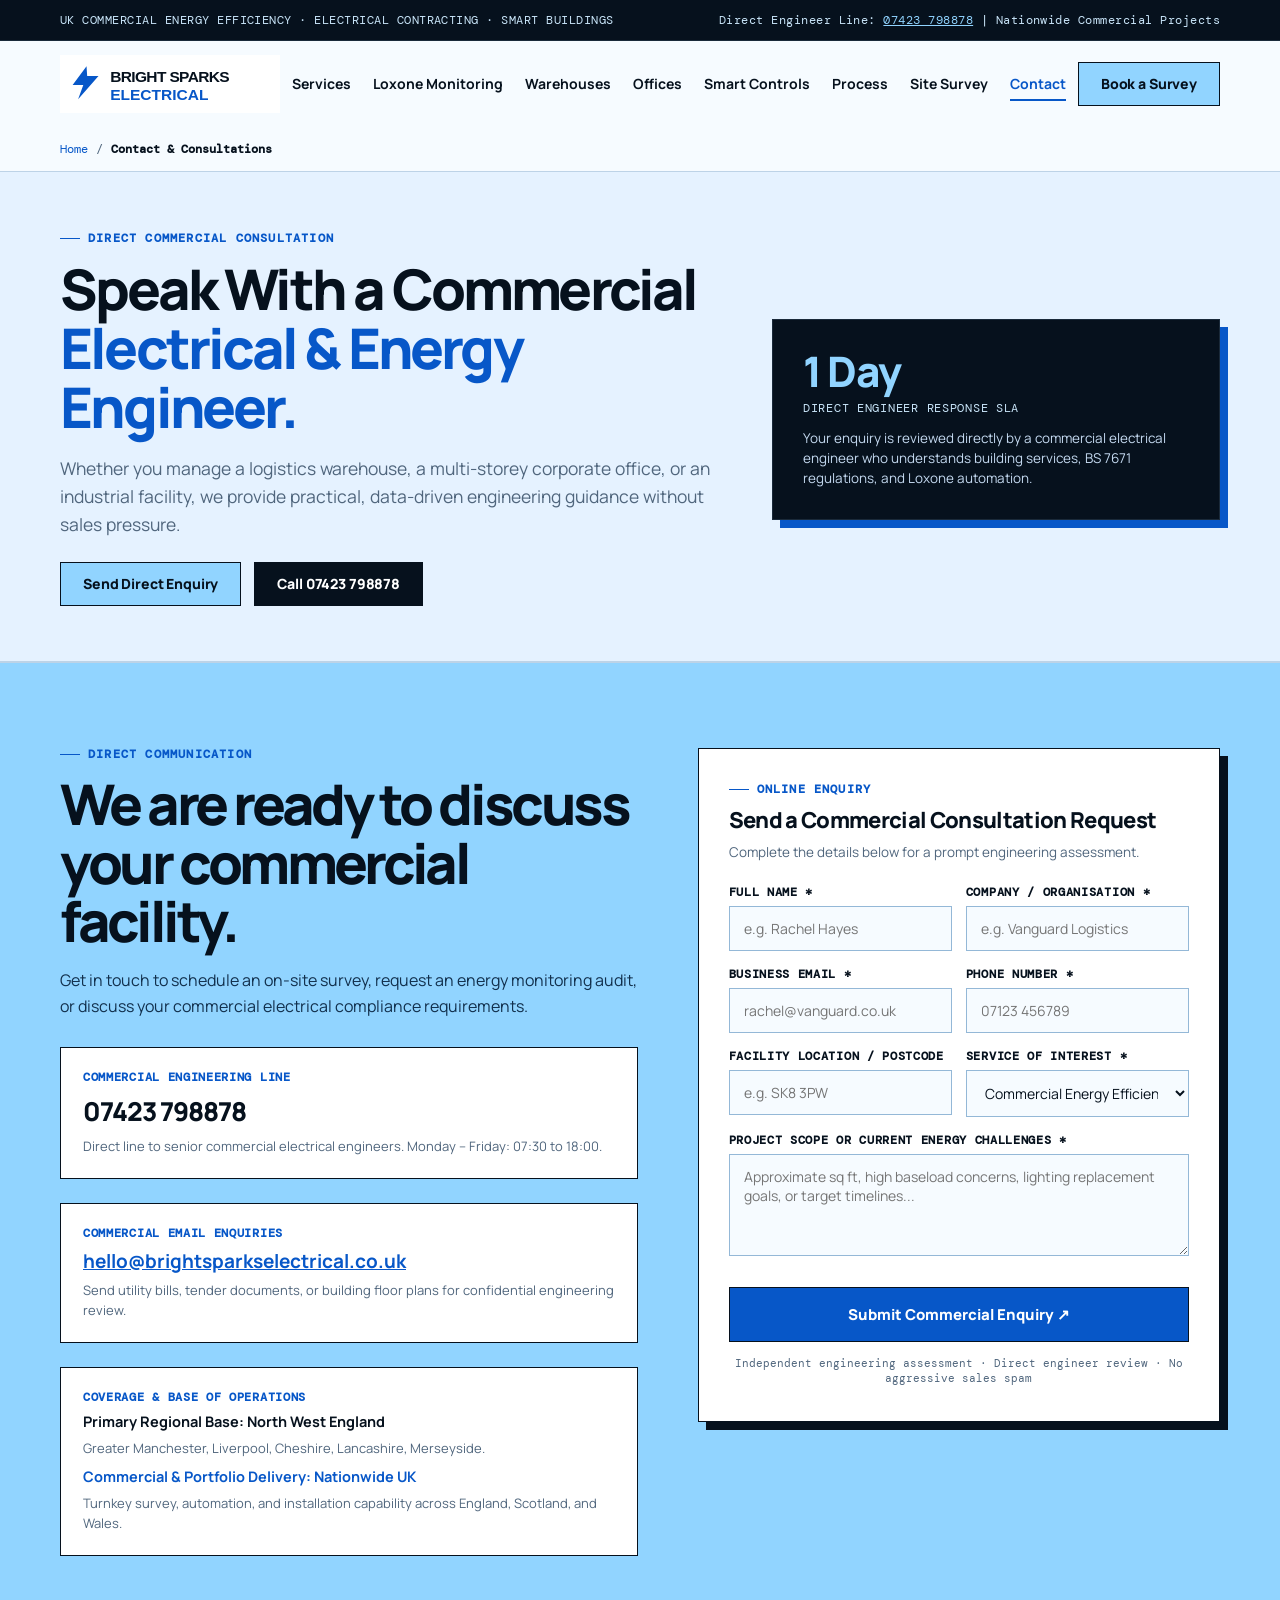
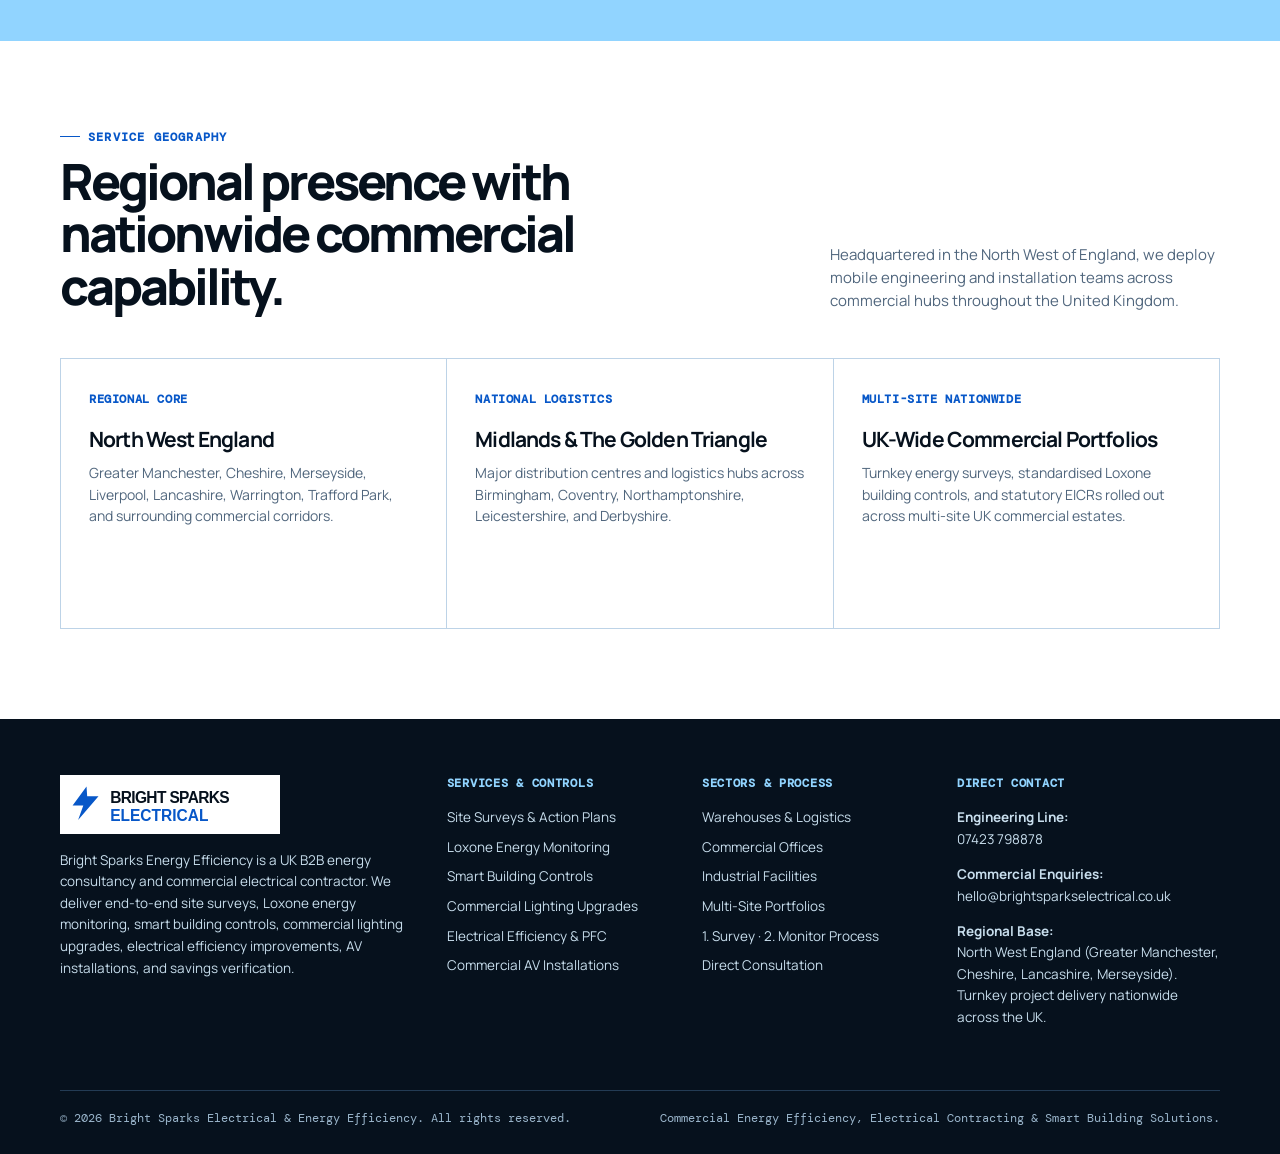
<file: contact.html>
<!doctype html>
<html lang="en-GB">
<head>
  <meta charset="utf-8">
  <meta name="viewport" content="width=device-width, initial-scale=1">
  
  <title>Contact Bright Sparks Energy Efficiency | Commercial Engineering Consultation</title>
  <meta name="description" content="Contact Bright Sparks Energy Efficiency. Speak directly with a commercial electrical engineer regarding site surveys, Loxone building automation, lighting upgrades, or EICRs.">
  <meta name="keywords" content="contact Bright Sparks, commercial electrical contractor contact, energy efficiency survey quote, Loxone installer UK, commercial lighting enquiry">
  <meta name="author" content="Bright Sparks Electrical & Energy Efficiency">
  <meta name="robots" content="index, follow">
  <link rel="canonical" href="https://brightsparkselectrical.co.uk/contact.html">

  <!-- Open Graph -->
  <meta property="og:type" content="website">
  <meta property="og:url" content="https://brightsparkselectrical.co.uk/contact.html">
  <meta property="og:title" content="Contact Bright Sparks Energy Efficiency | Commercial Consultation">
  <meta property="og:description" content="Speak directly with a commercial electrical engineer regarding site surveys, Loxone building automation, or electrical upgrades.">
  <meta property="og:image" content="https://brightsparkselectrical.co.uk/assets/bright-sparks-electrical-logo.svg">

  <!-- Schema.org JSON-LD -->
  <script type="application/ld+json">
  {
    "@context": "https://schema.org",
    "@type": "ContactPage",
    "name": "Contact Bright Sparks Energy Efficiency",
    "mainEntity": {
      "@type": "ElectricalContractor",
      "name": "Bright Sparks Electrical & Energy Efficiency",
      "telephone": "+447423798878",
      "email": "hello@brightsparkselectrical.co.uk",
      "url": "https://brightsparkselectrical.co.uk/",
      "openingHours": "Mo-Fr 07:30-18:00",
      "areaServed": "United Kingdom"
    }
  }
  </script>

  <!-- Typography & CSS -->
  <link rel="preconnect" href="https://fonts.googleapis.com">
  <link rel="preconnect" href="https://fonts.gstatic.com" crossorigin>
  <link href="https://fonts.googleapis.com/css2?family=DM+Mono:wght@400;500;700&family=Manrope:wght@400;500;600;700;800&display=swap" rel="stylesheet">
  <link rel="stylesheet" href="assets/style.css">
</head>
<body>
  <a href="#main-content" class="skip-link">Skip to main content</a>

  <!-- Top Announcement Bar -->
  <div class="top">
    <div class="wrap">
      <span>UK COMMERCIAL ENERGY EFFICIENCY · ELECTRICAL CONTRACTING · SMART BUILDINGS</span>
      <span>Direct Engineer Line: <a href="tel:07423798878">07423 798878</a> | Nationwide Commercial Projects</span>
    </div>
  </div>

  <!-- Header Navigation -->
  <header class="wrap nav">
    <a class="brand" href="index.html" aria-label="Bright Sparks Electrical and Energy Efficiency Homepage">
      <img class="brand-logo" src="assets/bright-sparks-electrical-logo.svg" alt="Bright Sparks Commercial Electrical and Energy Efficiency Logo" width="220" height="58">
    </a>
    <button class="mobile-menu-btn" id="mobile-toggle" aria-expanded="false" aria-controls="primary-nav" aria-label="Toggle navigation menu">
      MENU ☰
    </button>
    <nav class="links" id="primary-nav" aria-label="Primary Navigation">
      <a href="index.html#services">Services</a>
      <a href="loxone-energy-monitoring.html">Loxone Monitoring</a>
      <a href="warehouse-energy-efficiency.html">Warehouses</a>
      <a href="office-energy-efficiency.html">Offices</a>
      <a href="smart-building-controls.html">Smart Controls</a>
      <a href="index.html#process">Process</a>
      <a href="site-survey.html">Site Survey</a>
      <a href="contact.html" class="active">Contact</a>
    </nav>
    <div class="nav-actions">
      <a class="btn primary" href="site-survey.html">Book a Survey</a>
    </div>
  </header>

  <!-- Breadcrumbs -->
  <div class="breadcrumbs">
    <div class="wrap">
      <a href="index.html">Home</a>
      <span>/</span>
      <span class="current">Contact &amp; Consultations</span>
    </div>
  </div>

  <main id="main-content">
    <!-- Page Header -->
    <header class="page-header">
      <div class="wrap page-header-grid">
        <div>
          <div class="eyebrow">Direct Commercial Consultation</div>
          <h1>Speak With a Commercial <em>Electrical &amp; Energy Engineer.</em></h1>
          <p class="lead">
            Whether you manage a logistics warehouse, a multi-storey corporate office, or an industrial facility, we provide practical, data-driven engineering guidance without sales pressure.
          </p>
          <div class="actions">
            <a class="btn primary" href="#contact-form">Send Direct Enquiry</a>
            <a class="btn dark" href="tel:07423798878">Call 07423 798878</a>
          </div>
        </div>

        <div class="stat-callout">
          <div class="stat-num">1 Day</div>
          <div class="stat-label">Direct Engineer Response SLA</div>
          <p>
            Your enquiry is reviewed directly by a commercial electrical engineer who understands building services, BS 7671 regulations, and Loxone automation.
          </p>
        </div>
      </div>
    </header>

    <!-- Contact Details & Form Section -->
    <section class="contact" style="background: var(--sky); border-top: 1px solid var(--line);">
      <div class="wrap contactgrid">
        <div>
          <div class="eyebrow">Direct Communication</div>
          <h2>We are ready to discuss your commercial facility.</h2>
          <p class="contact-intro">
            Get in touch to schedule an on-site survey, request an energy monitoring audit, or discuss your commercial electrical compliance requirements.
          </p>

          <div class="direct-box" style="background: white; margin-bottom: 24px;">
            <span>Commercial Engineering Line</span>
            <a class="phone-link" href="tel:07423798878">07423 798878</a>
            <p style="margin: 4px 0 0; font-size: 13px; color: var(--muted);">Direct line to senior commercial electrical engineers. Monday – Friday: 07:30 to 18:00.</p>
          </div>

          <div class="direct-box" style="background: white; margin-bottom: 24px;">
            <span>Commercial Email Enquiries</span>
            <a class="email-link" style="font-size: 19px;" href="mailto:hello@brightsparkselectrical.co.uk">hello@brightsparkselectrical.co.uk</a>
            <p style="margin: 4px 0 0; font-size: 13px; color: var(--muted);">Send utility bills, tender documents, or building floor plans for confidential engineering review.</p>
          </div>

          <div class="direct-box" style="background: white;">
            <span>Coverage &amp; Base of Operations</span>
            <p style="margin: 0; font-size: 14.5px; font-weight: 700; color: var(--ink);">Primary Regional Base: North West England</p>
            <p style="margin: 4px 0 8px; font-size: 13px; color: var(--muted);">Greater Manchester, Liverpool, Cheshire, Lancashire, Merseyside.</p>
            <p style="margin: 0; font-size: 14.5px; font-weight: 700; color: var(--blue);">Commercial &amp; Portfolio Delivery: Nationwide UK</p>
            <p style="margin: 4px 0 0; font-size: 13px; color: var(--muted);">Turnkey survey, automation, and installation capability across England, Scotland, and Wales.</p>
          </div>
        </div>

        <div class="contactcard" id="contact-form">
          <div class="eyebrow">Online Enquiry</div>
          <div class="form-title">Send a Commercial Consultation Request</div>
          <p class="form-subtitle">Complete the details below for a prompt engineering assessment.</p>

          <form action="#contact-form" method="GET" id="direct-contact-form">
            <div class="form-row">
              <div class="form-group">
                <label for="c-name">Full Name *</label>
                <input class="form-control" type="text" id="c-name" name="name" placeholder="e.g. Rachel Hayes" required>
              </div>
              <div class="form-group">
                <label for="c-company">Company / Organisation *</label>
                <input class="form-control" type="text" id="c-company" name="company" placeholder="e.g. Vanguard Logistics" required>
              </div>
            </div>

            <div class="form-row">
              <div class="form-group">
                <label for="c-email">Business Email *</label>
                <input class="form-control" type="email" id="c-email" name="email" placeholder="rachel@vanguard.co.uk" required>
              </div>
              <div class="form-group">
                <label for="c-phone">Phone Number *</label>
                <input class="form-control" type="tel" id="c-phone" name="phone" placeholder="07123 456789" required>
              </div>
            </div>

            <div class="form-row">
              <div class="form-group">
                <label for="c-postcode">Facility Location / Postcode</label>
                <input class="form-control" type="text" id="c-postcode" name="postcode" placeholder="e.g. SK8 3PW">
              </div>
              <div class="form-group">
                <label for="c-service">Service of Interest *</label>
                <select class="form-control" id="c-service" name="service" required>
                  <option value="survey" selected>Commercial Energy Efficiency Site Survey</option>
                  <option value="monitoring">Loxone Energy Monitoring &amp; Sub-Metering</option>
                  <option value="warehouse">Warehouse Energy Efficiency Upgrade</option>
                  <option value="office">Commercial Office Energy Efficiency</option>
                  <option value="controls">Smart Commercial Building Controls</option>
                  <option value="lighting">Commercial LED Lighting Retrofit</option>
                  <option value="electrical">Power Factor Correction &amp; Electrical Efficiency</option>
                  <option value="compliance">Commercial Electrical EICR Compliance</option>
                  <option value="av">Commercial AV Installation</option>
                  <option value="complete">Complete Smart-Building Solution</option>
                </select>
              </div>
            </div>

            <div class="form-group">
              <label for="c-message">Project Scope or Current Energy Challenges *</label>
              <textarea class="form-control" id="c-message" name="message" rows="4" placeholder="Approximate sq ft, high baseload concerns, lighting replacement goals, or target timelines..." required></textarea>
            </div>

            <button type="submit" class="btn-submit">Submit Commercial Enquiry ↗</button>
            <div class="form-note">Independent engineering assessment · Direct engineer review · No aggressive sales spam</div>

            <div id="contact-success" style="display:none; background: #e5f2ff; border: 1px solid var(--blue); padding: 18px; margin-top: 16px; color: var(--ink);">
              <strong style="color:var(--blue); font-size: 15px; display: block; margin-bottom: 6px;">✓ Enquiry Successfully Received</strong>
              <p style="margin: 0; font-size: 13.5px; line-height: 1.5; color: var(--ink);">Thank you. A commercial electrical engineer will review your project details and contact you within 1 business day.</p>
            </div>
          </form>
        </div>
      </div>
    </section>

    <!-- Operational Coverage Map / Info -->
    <section style="background: white;">
      <div class="wrap">
        <div class="head">
          <div>
            <div class="eyebrow">Service Geography</div>
            <h2>Regional presence with nationwide commercial capability.</h2>
          </div>
          <p>
            Headquartered in the North West of England, we deploy mobile engineering and installation teams across commercial hubs throughout the United Kingdom.
          </p>
        </div>

        <div class="grid">
          <div class="service">
            <span class="num">REGIONAL CORE</span>
            <h3>North West England</h3>
            <p>Greater Manchester, Cheshire, Merseyside, Liverpool, Lancashire, Warrington, Trafford Park, and surrounding commercial corridors.</p>
          </div>

          <div class="service">
            <span class="num">NATIONAL LOGISTICS</span>
            <h3>Midlands &amp; The Golden Triangle</h3>
            <p>Major distribution centres and logistics hubs across Birmingham, Coventry, Northamptonshire, Leicestershire, and Derbyshire.</p>
          </div>

          <div class="service">
            <span class="num">MULTI-SITE NATIONWIDE</span>
            <h3>UK-Wide Commercial Portfolios</h3>
            <p>Turnkey energy surveys, standardised Loxone building controls, and statutory EICRs rolled out across multi-site UK commercial estates.</p>
          </div>
        </div>
      </div>
    </section>
  </main>

  <!-- Footer -->
  <footer class="footer">
    <div class="wrap">
      <div class="footergrid">
        <div>
          <div class="footer-brand">
            <a class="brand" href="index.html" aria-label="Bright Sparks Electrical and Energy Efficiency">
              <img class="brand-logo" src="assets/bright-sparks-electrical-logo.svg" alt="Bright Sparks Commercial Energy Efficiency" width="200" height="53">
            </a>
          </div>
          <p>
            Bright Sparks Energy Efficiency is a UK B2B energy consultancy and commercial electrical contractor. We deliver end-to-end site surveys, Loxone energy monitoring, smart building controls, commercial lighting upgrades, electrical efficiency improvements, AV installations, and savings verification.
          </p>
        </div>

        <div>
          <h4>Services &amp; Controls</h4>
          <a href="site-survey.html">Site Surveys &amp; Action Plans</a>
          <a href="loxone-energy-monitoring.html">Loxone Energy Monitoring</a>
          <a href="smart-building-controls.html">Smart Building Controls</a>
          <a href="commercial-lighting-upgrades.html">Commercial Lighting Upgrades</a>
          <a href="electrical-efficiency.html">Electrical Efficiency &amp; PFC</a>
          <a href="commercial-av-installations.html">Commercial AV Installations</a>
        </div>

        <div>
          <h4>Sectors &amp; Process</h4>
          <a href="warehouse-energy-efficiency.html">Warehouses &amp; Logistics</a>
          <a href="office-energy-efficiency.html">Commercial Offices</a>
          <a href="electrical-efficiency.html">Industrial Facilities</a>
          <a href="site-survey.html">Multi-Site Portfolios</a>
          <a href="index.html#process">1. Survey · 2. Monitor Process</a>
          <a href="contact.html">Direct Consultation</a>
        </div>

        <div>
          <h4>Direct Contact</h4>
          <p>
            <strong>Engineering Line:</strong><br>
            <a href="tel:07423798878">07423 798878</a>
          </p>
          <p>
            <strong>Commercial Enquiries:</strong><br>
            <a href="mailto:hello@brightsparkselectrical.co.uk">hello@brightsparkselectrical.co.uk</a>
          </p>
          <p>
            <strong>Regional Base:</strong><br>
            North West England (Greater Manchester, Cheshire, Lancashire, Merseyside). Turnkey project delivery nationwide across the UK.
          </p>
        </div>
      </div>

      <div class="fine">
        <span>&copy; 2026 Bright Sparks Electrical &amp; Energy Efficiency. All rights reserved.</span>
        <span>Commercial Energy Efficiency, Electrical Contracting &amp; Smart Building Solutions.</span>
      </div>
    </div>
  </footer>

  <script>
    const toggleBtn = document.getElementById('mobile-toggle');
    const primaryNav = document.getElementById('primary-nav');
    if (toggleBtn && primaryNav) {
      toggleBtn.addEventListener('click', function() {
        const isOpen = primaryNav.classList.toggle('is-open');
        toggleBtn.setAttribute('aria-expanded', isOpen);
        toggleBtn.textContent = isOpen ? 'CLOSE ✕' : 'MENU ☰';
      });
    }

    document.getElementById('direct-contact-form')?.addEventListener('submit', function(e) {
      e.preventDefault();
      var alertBox = document.getElementById('contact-success');
      if (alertBox) {
        alertBox.style.display = 'block';
        this.reset();
        alertBox.scrollIntoView({ behavior: 'smooth', block: 'nearest' });
      }
    });
  </script>
</body>
</html>
</file>
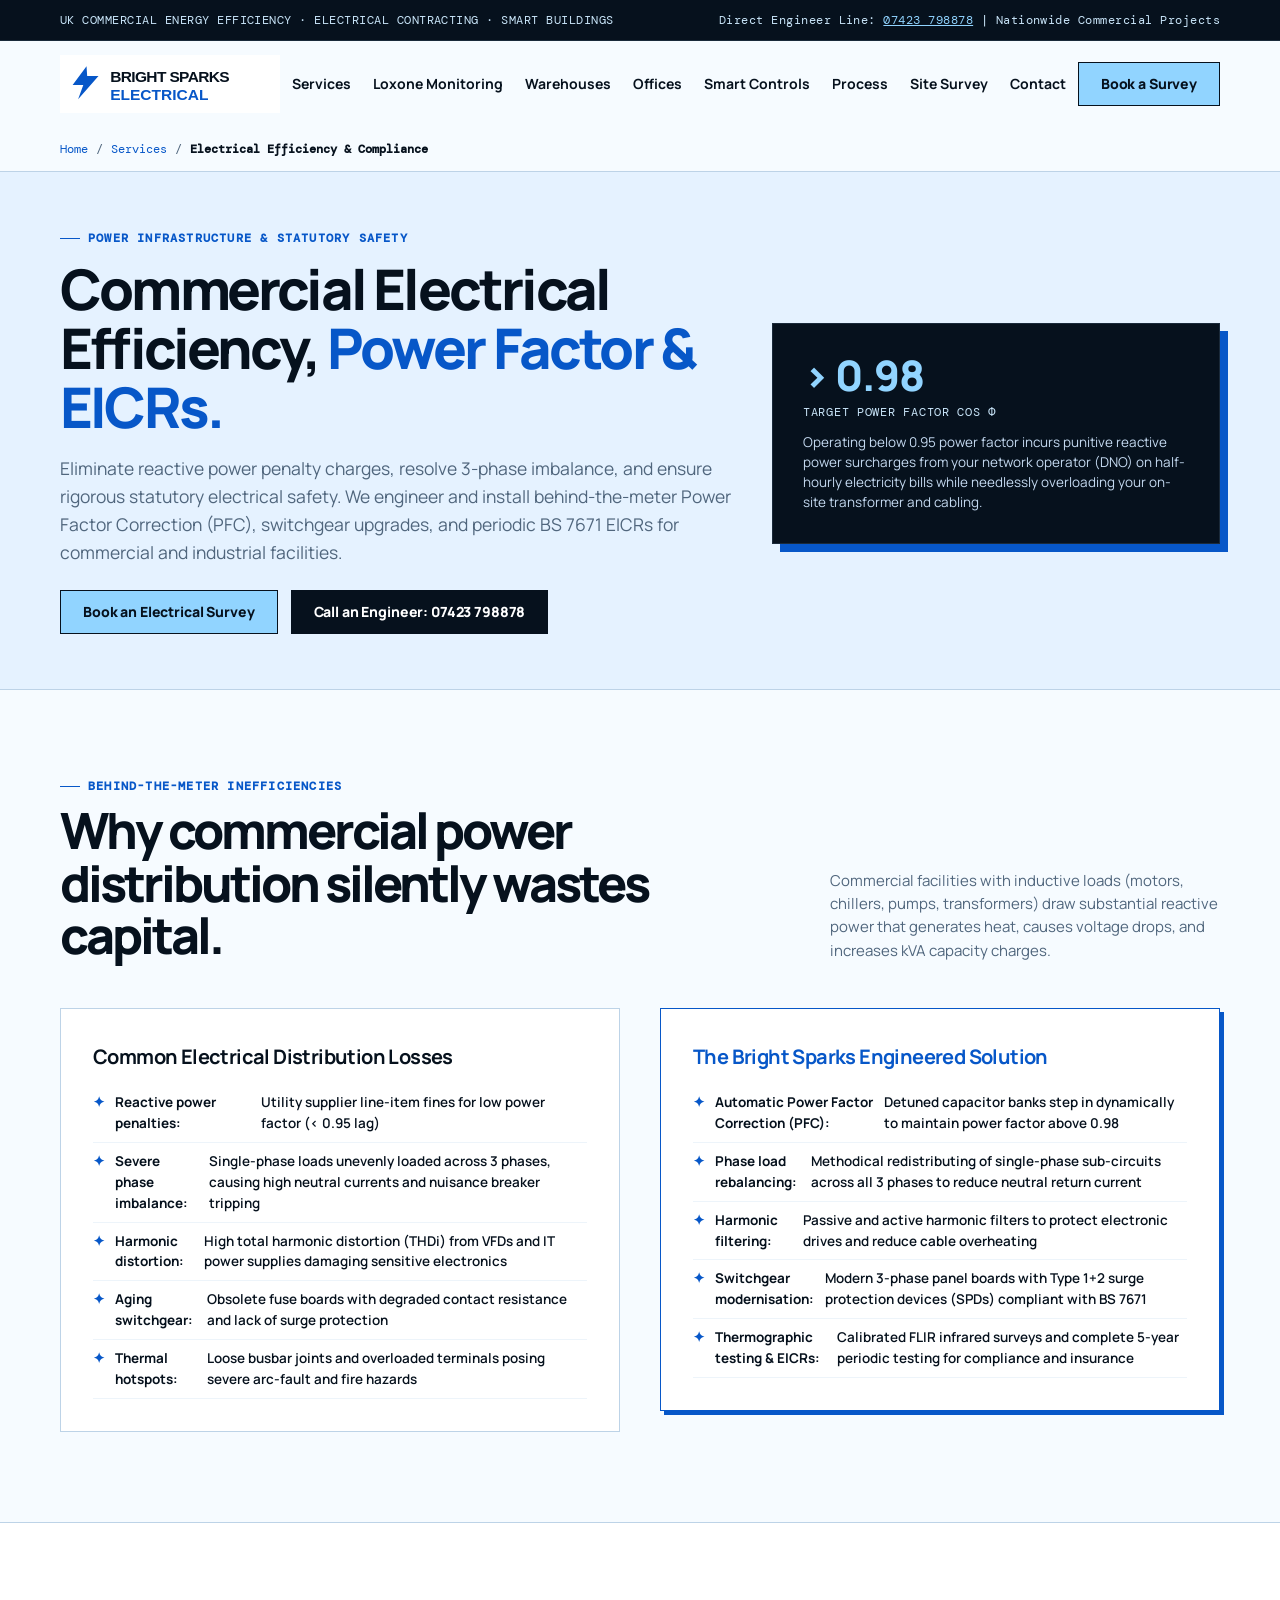
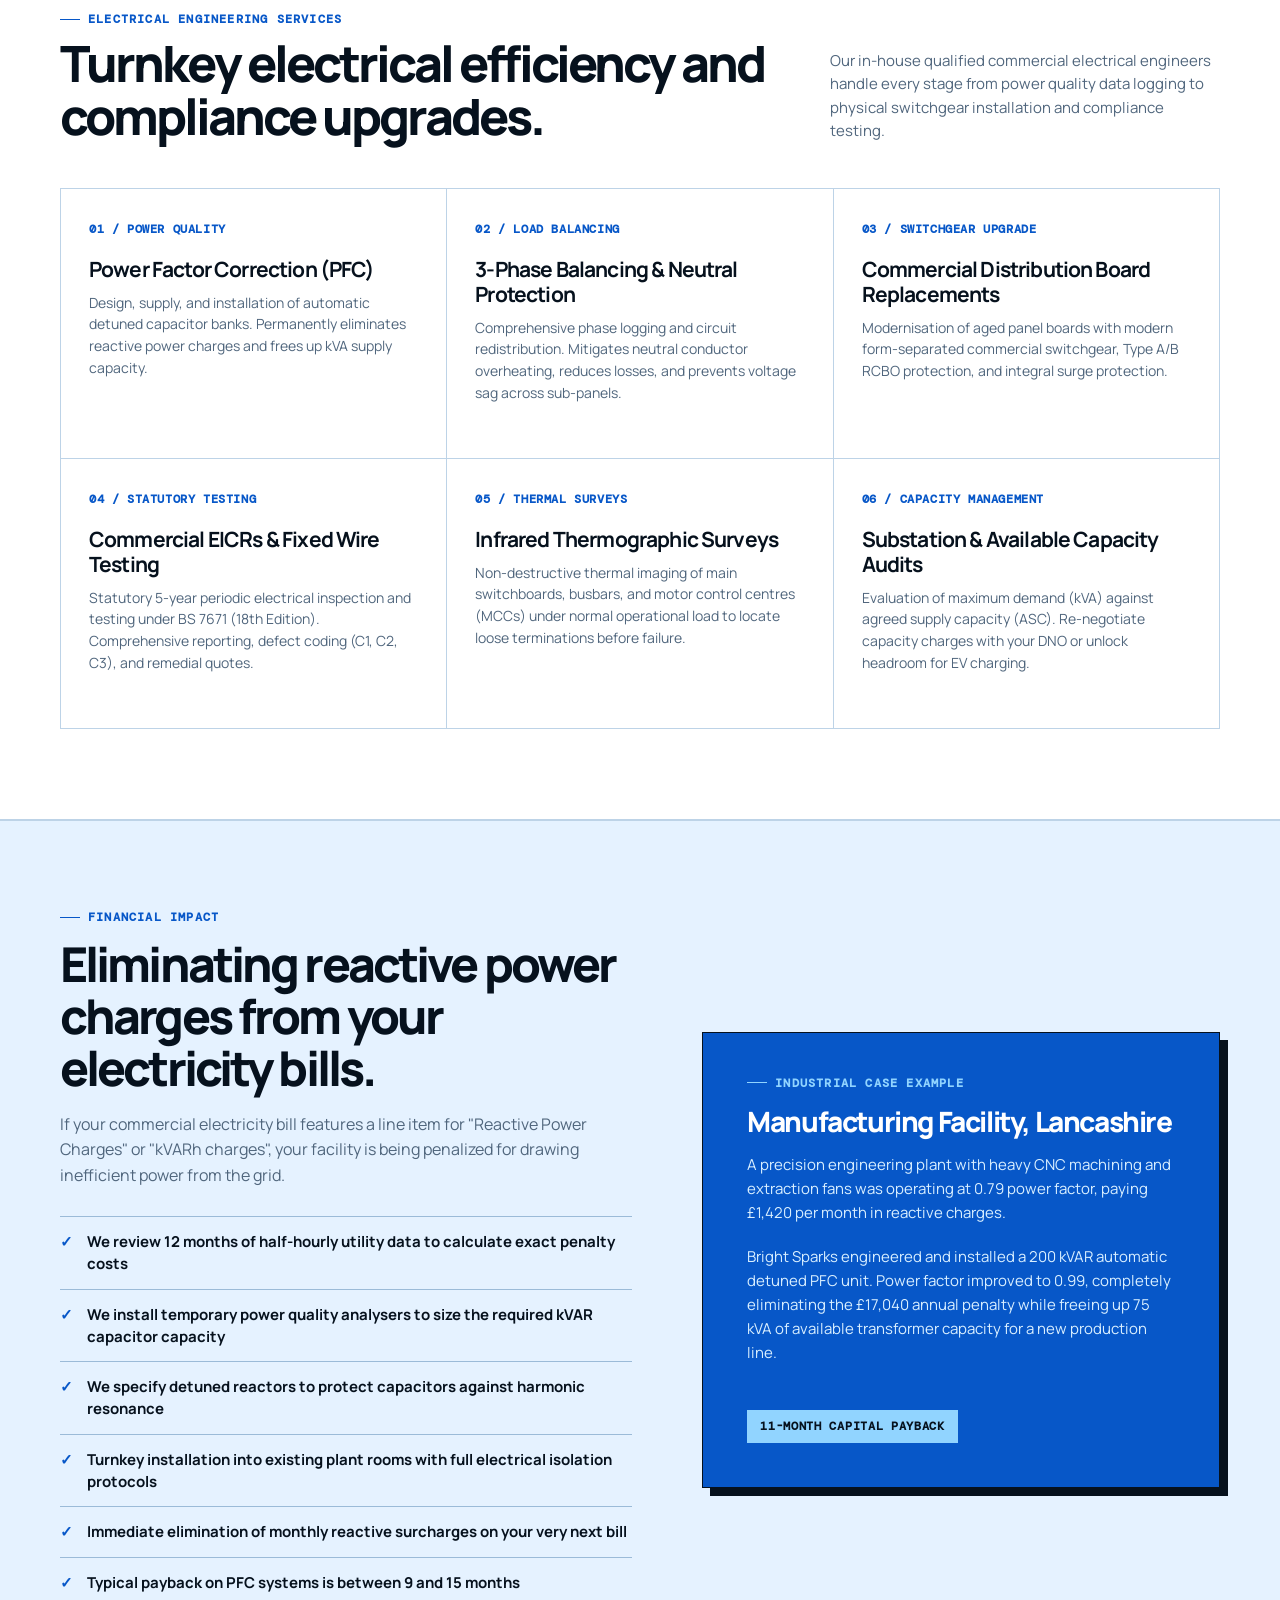
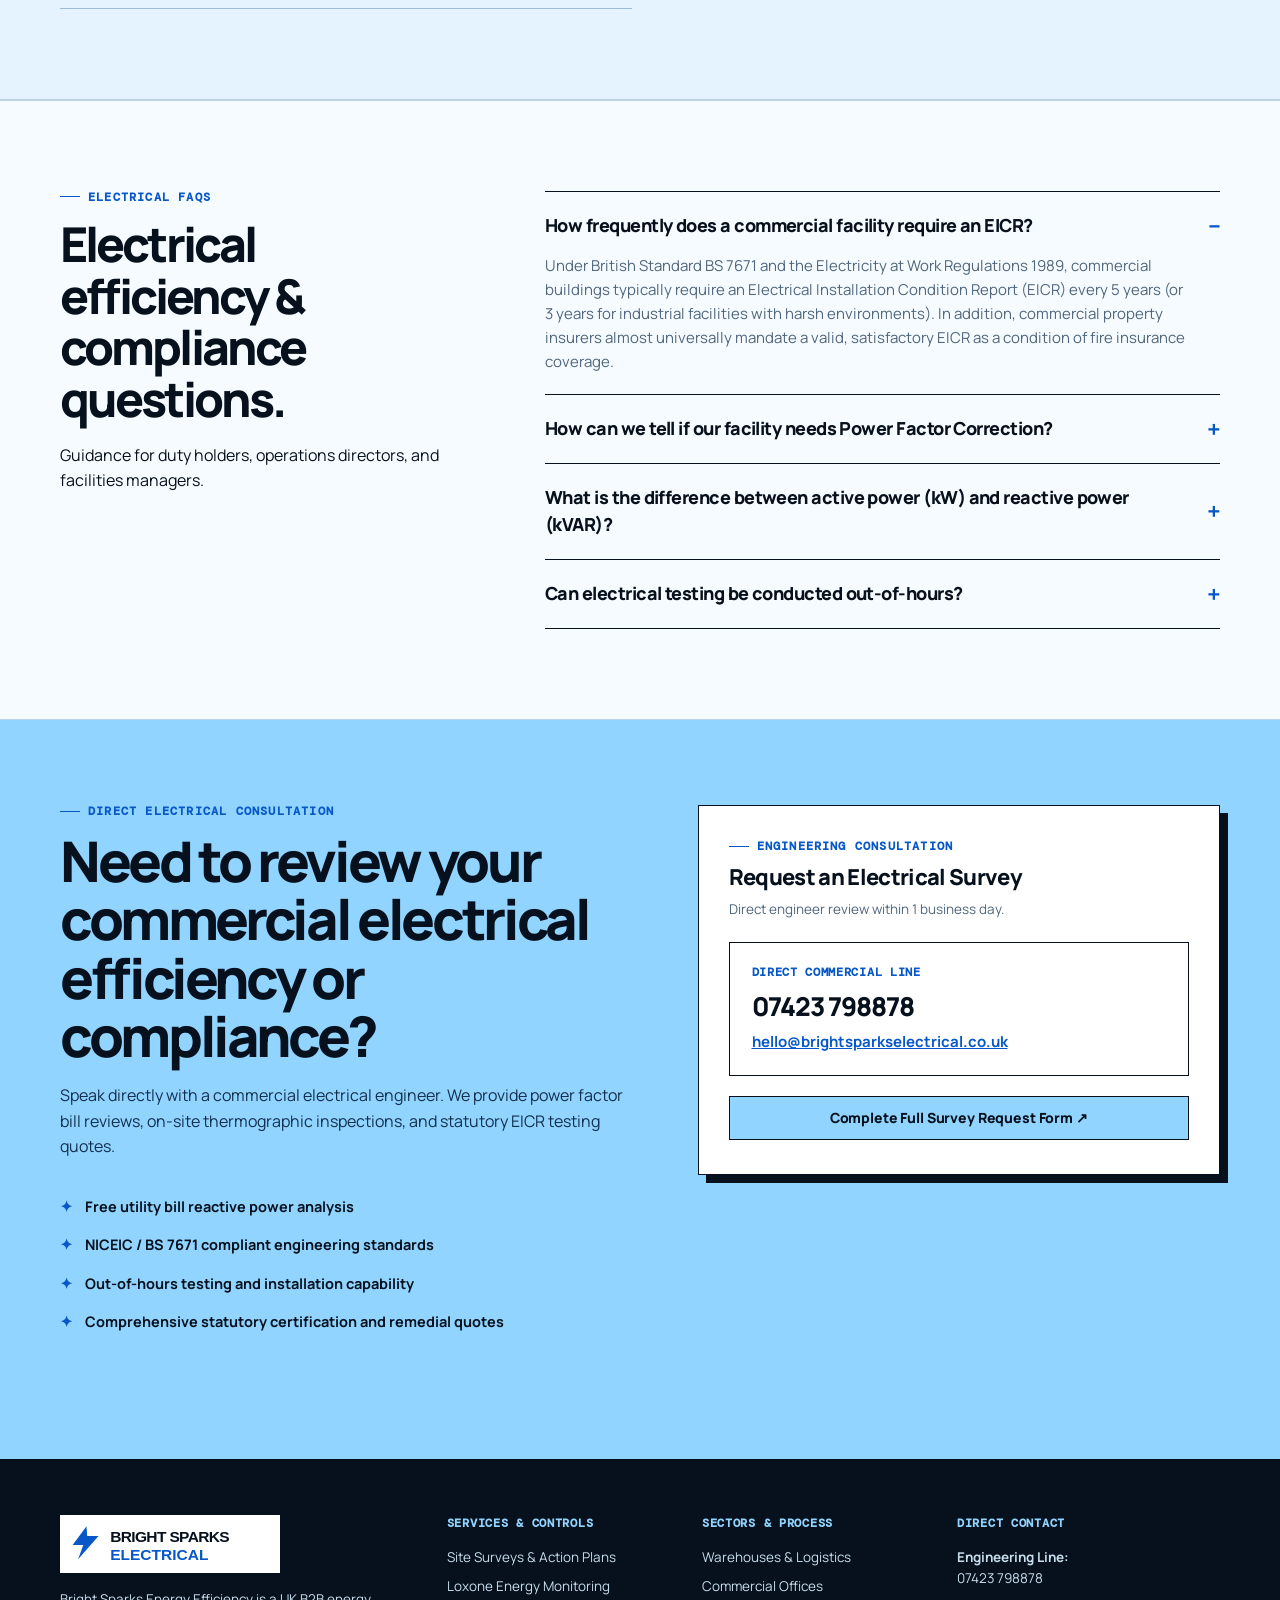
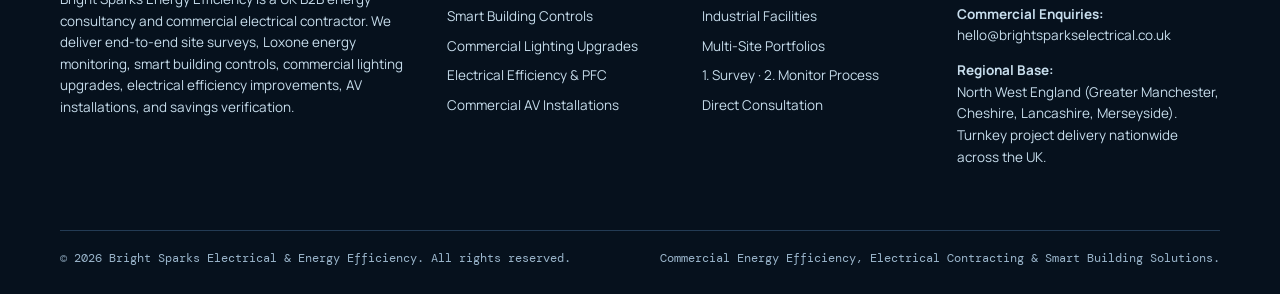
<file: electrical-efficiency.html>
<!doctype html>
<html lang="en-GB">
<head>
  <meta charset="utf-8">
  <meta name="viewport" content="width=device-width, initial-scale=1">
  
  <title>Commercial Electrical Efficiency, Power Factor & EICR Compliance | Bright Sparks</title>
  <meta name="description" content="UK commercial electrical efficiency improvements, Power Factor Correction (PFC), phase balancing, harmonic mitigation, switchgear upgrades, and statutory BS 7671 EICRs.">
  <meta name="keywords" content="commercial electrical efficiency, power factor correction UK, PFC installation, reactive power penalties, phase load balancing, commercial EICR, fixed wire testing, commercial electrical contractor, harmonic mitigation">
  <meta name="author" content="Bright Sparks Electrical & Energy Efficiency">
  <meta name="robots" content="index, follow">
  <link rel="canonical" href="https://brightsparkselectrical.co.uk/electrical-efficiency.html">

  <!-- Open Graph -->
  <meta property="og:type" content="website">
  <meta property="og:url" content="https://brightsparkselectrical.co.uk/electrical-efficiency.html">
  <meta property="og:title" content="Commercial Electrical Efficiency, Power Factor & EICR Compliance | Bright Sparks">
  <meta property="og:description" content="UK commercial electrical efficiency improvements, Power Factor Correction, phase balancing, switchgear upgrades, and statutory BS 7671 EICRs.">
  <meta property="og:image" content="https://brightsparkselectrical.co.uk/assets/bright-sparks-electrical-logo.svg">

  <!-- Schema.org JSON-LD -->
  <script type="application/ld+json">
  {
    "@context": "https://schema.org",
    "@type": "Service",
    "name": "Commercial Electrical Efficiency & Compliance",
    "provider": {
      "@type": "ElectricalContractor",
      "name": "Bright Sparks Electrical & Energy Efficiency",
      "telephone": "+447423798878",
      "url": "https://brightsparkselectrical.co.uk/"
    },
    "description": "Turnkey commercial electrical efficiency improvements: power factor correction capacitor banks, phase load balancing, 3-phase switchgear upgrades, and statutory EICRs.",
    "areaServed": {
      "@type": "Country",
      "name": "United Kingdom"
    }
  }
  </script>

  <!-- Typography & CSS -->
  <link rel="preconnect" href="https://fonts.googleapis.com">
  <link rel="preconnect" href="https://fonts.gstatic.com" crossorigin>
  <link href="https://fonts.googleapis.com/css2?family=DM+Mono:wght@400;500;700&family=Manrope:wght@400;500;600;700;800&display=swap" rel="stylesheet">
  <link rel="stylesheet" href="assets/style.css">
</head>
<body>
  <a href="#main-content" class="skip-link">Skip to main content</a>

  <!-- Top Announcement Bar -->
  <div class="top">
    <div class="wrap">
      <span>UK COMMERCIAL ENERGY EFFICIENCY · ELECTRICAL CONTRACTING · SMART BUILDINGS</span>
      <span>Direct Engineer Line: <a href="tel:07423798878">07423 798878</a> | Nationwide Commercial Projects</span>
    </div>
  </div>

  <!-- Header Navigation -->
  <header class="wrap nav">
    <a class="brand" href="index.html" aria-label="Bright Sparks Electrical and Energy Efficiency Homepage">
      <img class="brand-logo" src="assets/bright-sparks-electrical-logo.svg" alt="Bright Sparks Commercial Electrical and Energy Efficiency Logo" width="220" height="58">
    </a>
    <button class="mobile-menu-btn" id="mobile-toggle" aria-expanded="false" aria-controls="primary-nav" aria-label="Toggle navigation menu">
      MENU ☰
    </button>
    <nav class="links" id="primary-nav" aria-label="Primary Navigation">
      <a href="index.html#services">Services</a>
      <a href="loxone-energy-monitoring.html">Loxone Monitoring</a>
      <a href="warehouse-energy-efficiency.html">Warehouses</a>
      <a href="office-energy-efficiency.html">Offices</a>
      <a href="smart-building-controls.html">Smart Controls</a>
      <a href="index.html#process">Process</a>
      <a href="site-survey.html">Site Survey</a>
      <a href="contact.html">Contact</a>
    </nav>
    <div class="nav-actions">
      <a class="btn primary" href="site-survey.html">Book a Survey</a>
    </div>
  </header>

  <!-- Breadcrumbs -->
  <div class="breadcrumbs">
    <div class="wrap">
      <a href="index.html">Home</a>
      <span>/</span>
      <a href="index.html#services">Services</a>
      <span>/</span>
      <span class="current">Electrical Efficiency &amp; Compliance</span>
    </div>
  </div>

  <main id="main-content">
    <!-- Page Header -->
    <header class="page-header">
      <div class="wrap page-header-grid">
        <div>
          <div class="eyebrow">Power Infrastructure &amp; Statutory Safety</div>
          <h1>Commercial Electrical Efficiency, <em>Power Factor &amp; EICRs.</em></h1>
          <p class="lead">
            Eliminate reactive power penalty charges, resolve 3-phase imbalance, and ensure rigorous statutory electrical safety. We engineer and install behind-the-meter Power Factor Correction (PFC), switchgear upgrades, and periodic BS 7671 EICRs for commercial and industrial facilities.
          </p>
          <div class="actions">
            <a class="btn primary" href="site-survey.html">Book an Electrical Survey</a>
            <a class="btn dark" href="tel:07423798878">Call an Engineer: 07423 798878</a>
          </div>
        </div>

        <div class="stat-callout">
          <div class="stat-num">&gt; 0.98</div>
          <div class="stat-label">Target Power Factor cos φ</div>
          <p>
            Operating below 0.95 power factor incurs punitive reactive power surcharges from your network operator (DNO) on half-hourly electricity bills while needlessly overloading your on-site transformer and cabling.
          </p>
        </div>
      </div>
    </header>

    <!-- Core Electrical Engineering Challenges -->
    <section>
      <div class="wrap">
        <div class="head">
          <div>
            <div class="eyebrow">Behind-the-Meter Inefficiencies</div>
            <h2>Why commercial power distribution silently wastes capital.</h2>
          </div>
          <p>
            Commercial facilities with inductive loads (motors, chillers, pumps, transformers) draw substantial reactive power that generates heat, causes voltage drops, and increases kVA capacity charges.
          </p>
        </div>

        <div class="two-col">
          <div class="feature-box">
            <h4>Common Electrical Distribution Losses</h4>
            <ul>
              <li><strong>Reactive power penalties:</strong> Utility supplier line-item fines for low power factor (&lt; 0.95 lag)</li>
              <li><strong>Severe phase imbalance:</strong> Single-phase loads unevenly loaded across 3 phases, causing high neutral currents and nuisance breaker tripping</li>
              <li><strong>Harmonic distortion:</strong> High total harmonic distortion (THDi) from VFDs and IT power supplies damaging sensitive electronics</li>
              <li><strong>Aging switchgear:</strong> Obsolete fuse boards with degraded contact resistance and lack of surge protection</li>
              <li><strong>Thermal hotspots:</strong> Loose busbar joints and overloaded terminals posing severe arc-fault and fire hazards</li>
            </ul>
          </div>

          <div class="feature-box" style="border-color: var(--blue); box-shadow: 4px 4px 0 var(--blue);">
            <h4 style="color:var(--blue)">The Bright Sparks Engineered Solution</h4>
            <ul>
              <li><strong>Automatic Power Factor Correction (PFC):</strong> Detuned capacitor banks step in dynamically to maintain power factor above 0.98</li>
              <li><strong>Phase load rebalancing:</strong> Methodical redistributing of single-phase sub-circuits across all 3 phases to reduce neutral return current</li>
              <li><strong>Harmonic filtering:</strong> Passive and active harmonic filters to protect electronic drives and reduce cable overheating</li>
              <li><strong>Switchgear modernisation:</strong> Modern 3-phase panel boards with Type 1+2 surge protection devices (SPDs) compliant with BS 7671</li>
              <li><strong>Thermographic testing &amp; EICRs:</strong> Calibrated FLIR infrared surveys and complete 5-year periodic testing for compliance and insurance</li>
            </ul>
          </div>
        </div>
      </div>
    </section>

    <!-- Key Engineering Services Grid -->
    <section style="background: white; border-top: 1px solid var(--line); border-bottom: 1px solid var(--line);">
      <div class="wrap">
        <div class="head">
          <div>
            <div class="eyebrow">Electrical Engineering Services</div>
            <h2>Turnkey electrical efficiency and compliance upgrades.</h2>
          </div>
          <p>
            Our in-house qualified commercial electrical engineers handle every stage from power quality data logging to physical switchgear installation and compliance testing.
          </p>
        </div>

        <div class="grid">
          <div class="service">
            <span class="num">01 / POWER QUALITY</span>
            <h3>Power Factor Correction (PFC)</h3>
            <p>Design, supply, and installation of automatic detuned capacitor banks. Permanently eliminates reactive power charges and frees up kVA supply capacity.</p>
          </div>

          <div class="service">
            <span class="num">02 / LOAD BALANCING</span>
            <h3>3-Phase Balancing &amp; Neutral Protection</h3>
            <p>Comprehensive phase logging and circuit redistribution. Mitigates neutral conductor overheating, reduces losses, and prevents voltage sag across sub-panels.</p>
          </div>

          <div class="service">
            <span class="num">03 / SWITCHGEAR UPGRADE</span>
            <h3>Commercial Distribution Board Replacements</h3>
            <p>Modernisation of aged panel boards with modern form-separated commercial switchgear, Type A/B RCBO protection, and integral surge protection.</p>
          </div>

          <div class="service">
            <span class="num">04 / STATUTORY TESTING</span>
            <h3>Commercial EICRs &amp; Fixed Wire Testing</h3>
            <p>Statutory 5-year periodic electrical inspection and testing under BS 7671 (18th Edition). Comprehensive reporting, defect coding (C1, C2, C3), and remedial quotes.</p>
          </div>

          <div class="service">
            <span class="num">05 / THERMAL SURVEYS</span>
            <h3>Infrared Thermographic Surveys</h3>
            <p>Non-destructive thermal imaging of main switchboards, busbars, and motor control centres (MCCs) under normal operational load to locate loose terminations before failure.</p>
          </div>

          <div class="service">
            <span class="num">06 / CAPACITY MANAGEMENT</span>
            <h3>Substation &amp; Available Capacity Audits</h3>
            <p>Evaluation of maximum demand (kVA) against agreed supply capacity (ASC). Re-negotiate capacity charges with your DNO or unlock headroom for EV charging.</p>
          </div>
        </div>
      </div>
    </section>

    <!-- Power Factor Financial Payback Breakdown -->
    <section class="split">
      <div class="wrap splitgrid">
        <div>
          <div class="eyebrow">Financial Impact</div>
          <h2 class="statement">Eliminating reactive power charges from your electricity bills.</h2>
          <p>
            If your commercial electricity bill features a line item for "Reactive Power Charges" or "kVARh charges", your facility is being penalized for drawing inefficient power from the grid.
          </p>
          <ul class="checks">
            <li>We review 12 months of half-hourly utility data to calculate exact penalty costs</li>
            <li>We install temporary power quality analysers to size the required kVAR capacitor capacity</li>
            <li>We specify detuned reactors to protect capacitors against harmonic resonance</li>
            <li>Turnkey installation into existing plant rooms with full electrical isolation protocols</li>
            <li>Immediate elimination of monthly reactive surcharges on your very next bill</li>
            <li>Typical payback on PFC systems is between 9 and 15 months</li>
          </ul>
        </div>
        <div class="proof">
          <div>
            <div class="eyebrow" style="color:var(--sky)">Industrial Case Example</div>
            <h3>Manufacturing Facility, Lancashire</h3>
            <p>
              A precision engineering plant with heavy CNC machining and extraction fans was operating at 0.79 power factor, paying £1,420 per month in reactive charges.
            </p>
            <p>
              Bright Sparks engineered and installed a 200 kVAR automatic detuned PFC unit. Power factor improved to 0.99, completely eliminating the £17,040 annual penalty while freeing up 75 kVA of available transformer capacity for a new production line.
            </p>
          </div>
          <span class="tag">11-MONTH CAPITAL PAYBACK</span>
        </div>
      </div>
    </section>

    <!-- FAQs -->
    <section class="faq-section">
      <div class="wrap faqgrid">
        <div>
          <div class="eyebrow">Electrical FAQs</div>
          <h2 class="statement">Electrical efficiency &amp; compliance questions.</h2>
          <p>
            Guidance for duty holders, operations directors, and facilities managers.
          </p>
        </div>
        <div class="faqs">
          <details open>
            <summary>How frequently does a commercial facility require an EICR?</summary>
            <p>
              Under British Standard BS 7671 and the Electricity at Work Regulations 1989, commercial buildings typically require an Electrical Installation Condition Report (EICR) every 5 years (or 3 years for industrial facilities with harsh environments). In addition, commercial property insurers almost universally mandate a valid, satisfactory EICR as a condition of fire insurance coverage.
            </p>
          </details>

          <details>
            <summary>How can we tell if our facility needs Power Factor Correction?</summary>
            <p>
              Look closely at your half-hourly electricity bill. If you see charges labelled "Reactive Power Charges", "Exceeded Capacity", or if your power factor is listed below 0.95, a PFC system will immediately cut your costs. You can email us a copy of your recent utility bill and our engineers will calculate your potential savings free of charge.
            </p>
          </details>

          <details>
            <summary>What is the difference between active power (kW) and reactive power (kVAR)?</summary>
            <p>
              Active power (kW) is the real power that performs useful work (lighting lamps, turning shafts, generating heat). Reactive power (kVAR) is the power required to establish magnetic fields in inductive devices like motors and transformers. While reactive power does no productive work, it must still be supplied by the grid, drawing extra current and overloading cables unless corrected on-site with capacitors.
            </p>
          </details>

          <details>
            <summary>Can electrical testing be conducted out-of-hours?</summary>
            <p>
              Yes. To minimise disruption to critical operations, IT servers, and production lines, our commercial electrical inspection and testing teams regularly work during evening shifts, weekends, or scheduled factory shutdowns.
            </p>
          </details>
        </div>
      </div>
    </section>

    <!-- CTA Section -->
    <section class="contact" style="background: var(--sky); border-top: 1px solid var(--line);">
      <div class="wrap contactgrid">
        <div>
          <div class="eyebrow">Direct Electrical Consultation</div>
          <h2>Need to review your commercial electrical efficiency or compliance?</h2>
          <p class="contact-intro">
            Speak directly with a commercial electrical engineer. We provide power factor bill reviews, on-site thermographic inspections, and statutory EICR testing quotes.
          </p>
          <ul class="contact-perks">
            <li>Free utility bill reactive power analysis</li>
            <li>NICEIC / BS 7671 compliant engineering standards</li>
            <li>Out-of-hours testing and installation capability</li>
            <li>Comprehensive statutory certification and remedial quotes</li>
          </ul>
        </div>

        <div class="contactcard">
          <div class="eyebrow">Engineering Consultation</div>
          <div class="form-title">Request an Electrical Survey</div>
          <p class="form-subtitle">Direct engineer review within 1 business day.</p>
          <div class="direct-box" style="margin-bottom: 20px;">
            <span>Direct Commercial Line</span>
            <a class="phone-link" href="tel:07423798878">07423 798878</a>
            <a class="email-link" href="mailto:hello@brightsparkselectrical.co.uk">hello@brightsparkselectrical.co.uk</a>
          </div>
          <a href="site-survey.html" class="btn primary" style="width: 100%;">Complete Full Survey Request Form ↗</a>
        </div>
      </div>
    </section>
  </main>

  <!-- Footer -->
  <footer class="footer">
    <div class="wrap">
      <div class="footergrid">
        <div>
          <div class="footer-brand">
            <a class="brand" href="index.html" aria-label="Bright Sparks Electrical and Energy Efficiency">
              <img class="brand-logo" src="assets/bright-sparks-electrical-logo.svg" alt="Bright Sparks Commercial Energy Efficiency" width="200" height="53">
            </a>
          </div>
          <p>
            Bright Sparks Energy Efficiency is a UK B2B energy consultancy and commercial electrical contractor. We deliver end-to-end site surveys, Loxone energy monitoring, smart building controls, commercial lighting upgrades, electrical efficiency improvements, AV installations, and savings verification.
          </p>
        </div>

        <div>
          <h4>Services &amp; Controls</h4>
          <a href="site-survey.html">Site Surveys &amp; Action Plans</a>
          <a href="loxone-energy-monitoring.html">Loxone Energy Monitoring</a>
          <a href="smart-building-controls.html">Smart Building Controls</a>
          <a href="commercial-lighting-upgrades.html">Commercial Lighting Upgrades</a>
          <a href="electrical-efficiency.html">Electrical Efficiency &amp; PFC</a>
          <a href="commercial-av-installations.html">Commercial AV Installations</a>
        </div>

        <div>
          <h4>Sectors &amp; Process</h4>
          <a href="warehouse-energy-efficiency.html">Warehouses &amp; Logistics</a>
          <a href="office-energy-efficiency.html">Commercial Offices</a>
          <a href="electrical-efficiency.html">Industrial Facilities</a>
          <a href="site-survey.html">Multi-Site Portfolios</a>
          <a href="index.html#process">1. Survey · 2. Monitor Process</a>
          <a href="contact.html">Direct Consultation</a>
        </div>

        <div>
          <h4>Direct Contact</h4>
          <p>
            <strong>Engineering Line:</strong><br>
            <a href="tel:07423798878">07423 798878</a>
          </p>
          <p>
            <strong>Commercial Enquiries:</strong><br>
            <a href="mailto:hello@brightsparkselectrical.co.uk">hello@brightsparkselectrical.co.uk</a>
          </p>
          <p>
            <strong>Regional Base:</strong><br>
            North West England (Greater Manchester, Cheshire, Lancashire, Merseyside). Turnkey project delivery nationwide across the UK.
          </p>
        </div>
      </div>

      <div class="fine">
        <span>&copy; 2026 Bright Sparks Electrical &amp; Energy Efficiency. All rights reserved.</span>
        <span>Commercial Energy Efficiency, Electrical Contracting &amp; Smart Building Solutions.</span>
      </div>
    </div>
  </footer>

  <script>
    const toggleBtn = document.getElementById('mobile-toggle');
    const primaryNav = document.getElementById('primary-nav');
    if (toggleBtn && primaryNav) {
      toggleBtn.addEventListener('click', function() {
        const isOpen = primaryNav.classList.toggle('is-open');
        toggleBtn.setAttribute('aria-expanded', isOpen);
        toggleBtn.textContent = isOpen ? 'CLOSE ✕' : 'MENU ☰';
      });
    }
  </script>
</body>
</html>
</file>
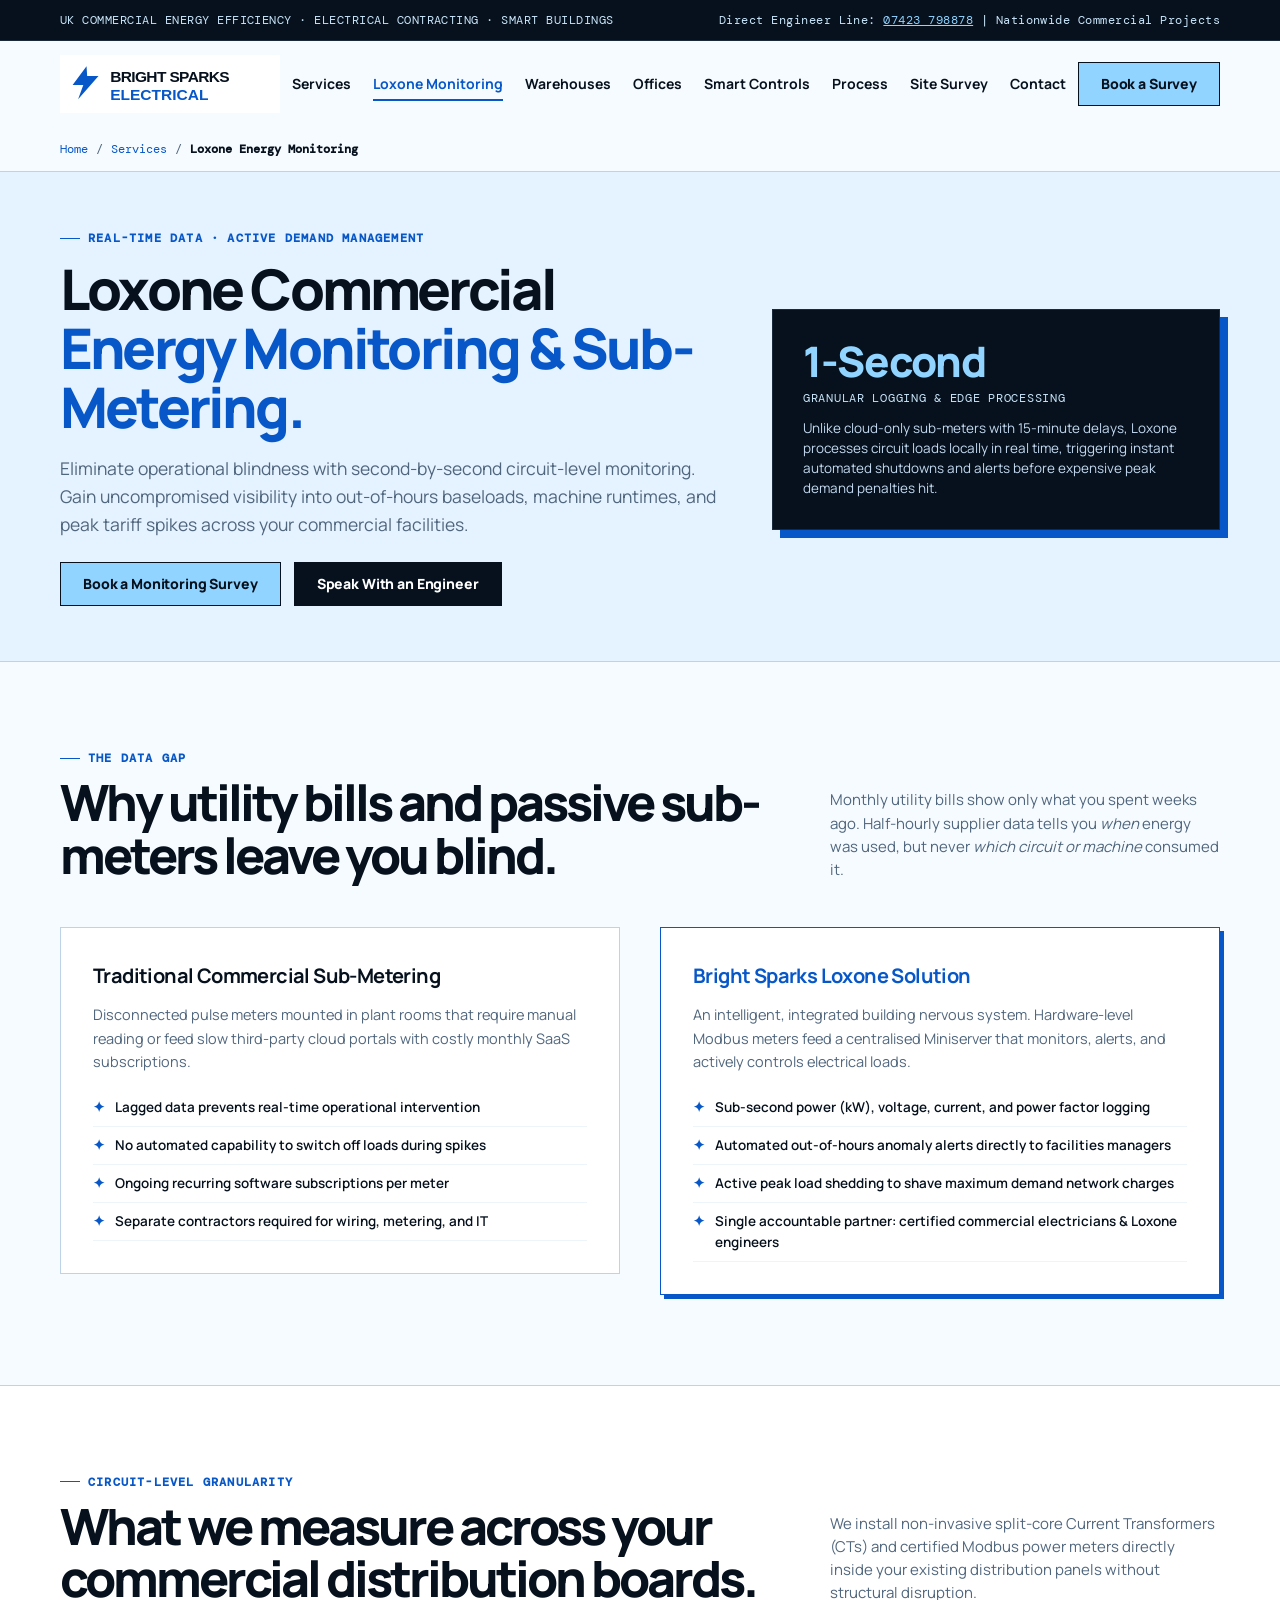
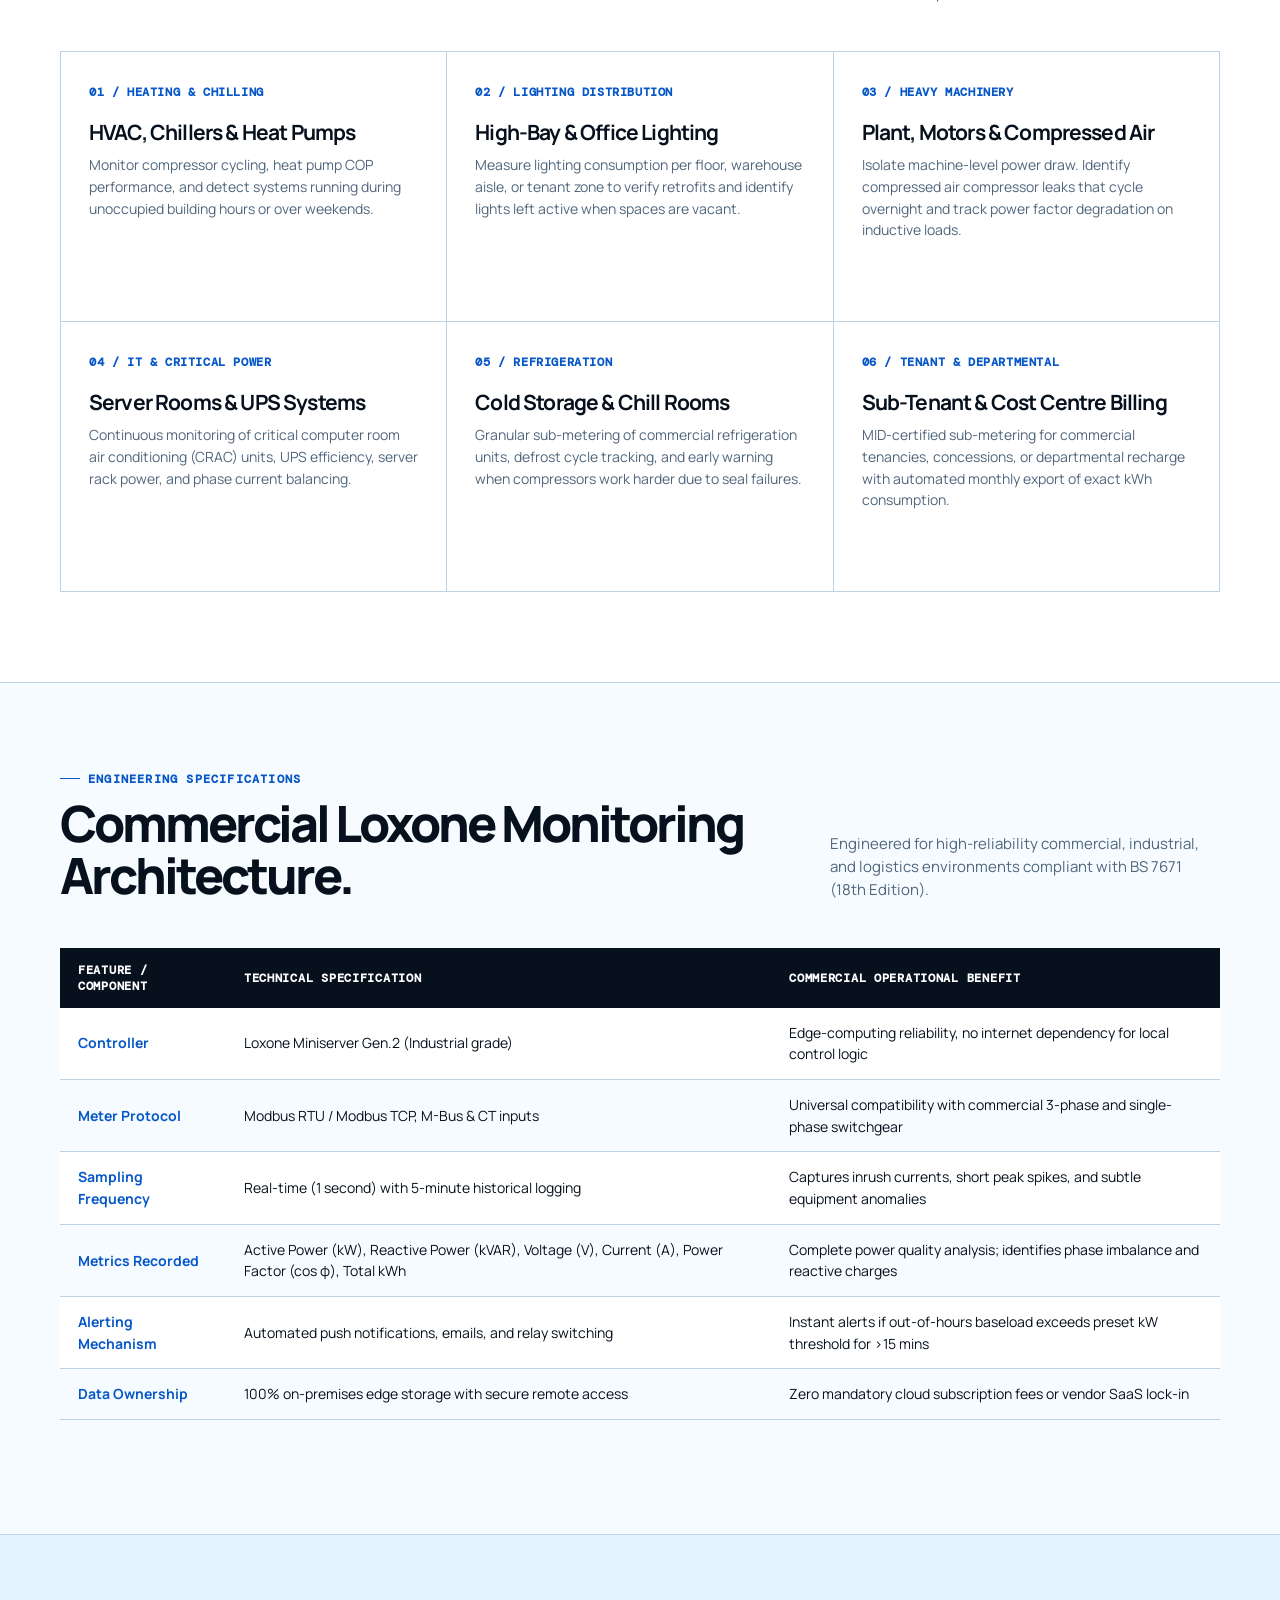
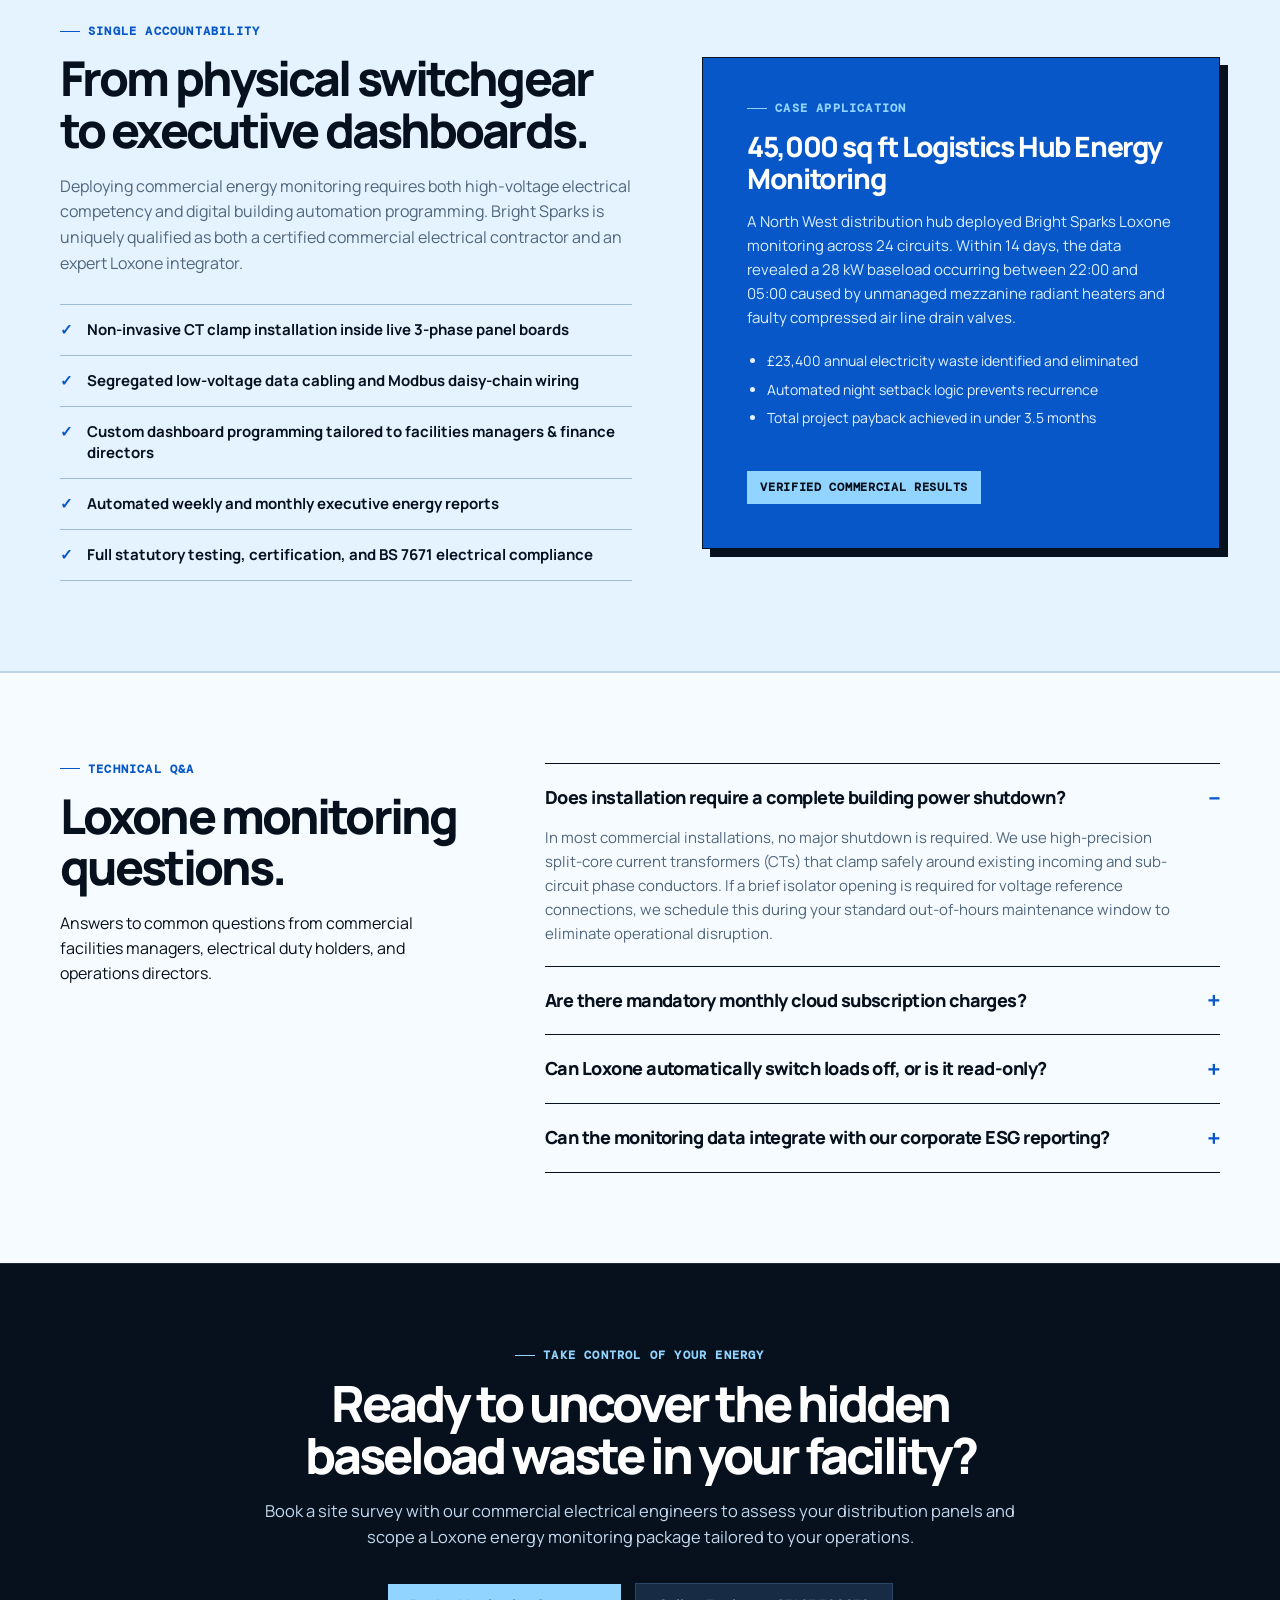
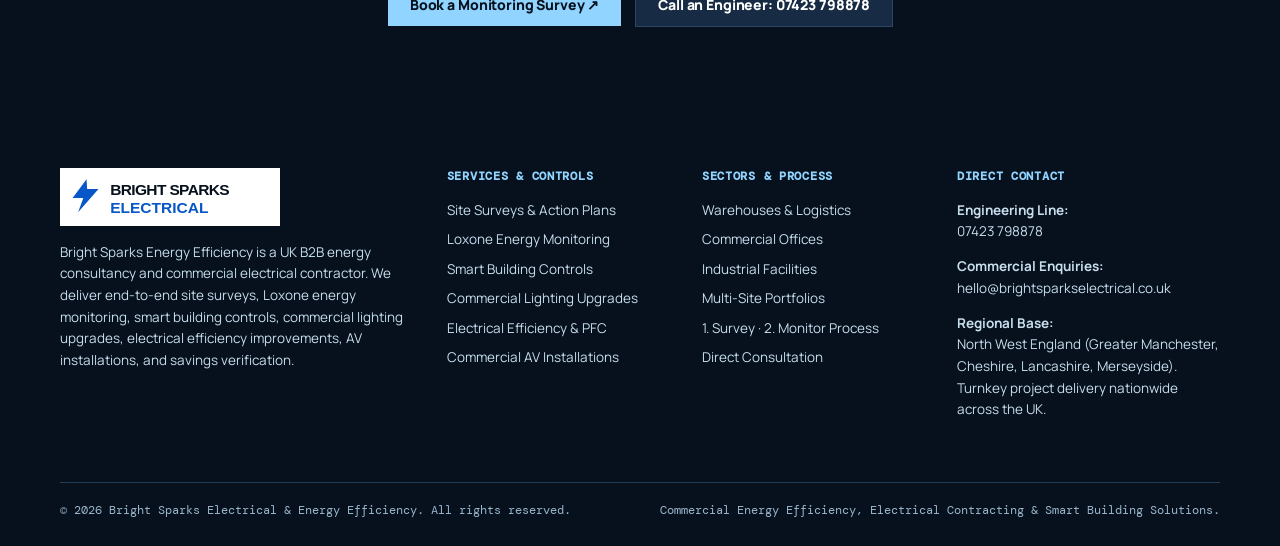
<file: loxone-energy-monitoring.html>
<!doctype html>
<html lang="en-GB">
<head>
  <meta charset="utf-8">
  <meta name="viewport" content="width=device-width, initial-scale=1">
  
  <title>Loxone Commercial Energy Monitoring & Sub-Metering | Bright Sparks</title>
  <meta name="description" content="Granular circuit-level Loxone commercial energy monitoring and digital sub-metering for warehouses, offices and commercial buildings across the UK. Real-time waste detection and load shedding.">
  <meta name="keywords" content="Loxone commercial energy monitoring, commercial sub-metering, circuit level energy monitoring, UK commercial energy management, Modbus energy meter, peak demand shaving, baseload power monitoring">
  <meta name="author" content="Bright Sparks Electrical & Energy Efficiency">
  <meta name="robots" content="index, follow">
  <link rel="canonical" href="https://brightsparkselectrical.co.uk/loxone-energy-monitoring.html">

  <!-- Open Graph -->
  <meta property="og:type" content="website">
  <meta property="og:url" content="https://brightsparkselectrical.co.uk/loxone-energy-monitoring.html">
  <meta property="og:title" content="Loxone Commercial Energy Monitoring & Sub-Metering | Bright Sparks">
  <meta property="og:description" content="Granular circuit-level Loxone commercial energy monitoring and digital sub-metering for warehouses, offices and commercial buildings across the UK.">
  <meta property="og:image" content="https://brightsparkselectrical.co.uk/assets/bright-sparks-electrical-logo.svg">

  <!-- Schema.org JSON-LD -->
  <script type="application/ld+json">
  {
    "@context": "https://schema.org",
    "@type": "Service",
    "name": "Loxone Commercial Energy Monitoring & Sub-Metering",
    "provider": {
      "@type": "ElectricalContractor",
      "name": "Bright Sparks Electrical & Energy Efficiency",
      "telephone": "+447423798878",
      "url": "https://brightsparkselectrical.co.uk/"
    },
    "description": "Granular circuit-level commercial sub-metering, Modbus power monitoring, and automated waste alerts powered by Loxone building technology.",
    "areaServed": {
      "@type": "Country",
      "name": "United Kingdom"
    },
    "hasOfferCatalog": {
      "@type": "OfferCatalog",
      "name": "Loxone Monitoring Capabilities",
      "itemListElement": [
        { "@type": "Offer", "name": "3-Phase Circuit Level Sub-Metering" },
        { "@type": "Offer", "name": "Automated Out-of-Hours Baseload Alerts" },
        { "@type": "Offer", "name": "Peak Demand Shaving & Tariff Optimisation" },
        { "@type": "Offer", "name": "Turnkey Electrical Installation & Commissioning" }
      ]
    }
  }
  </script>

  <!-- Typography & CSS -->
  <link rel="preconnect" href="https://fonts.googleapis.com">
  <link rel="preconnect" href="https://fonts.gstatic.com" crossorigin>
  <link href="https://fonts.googleapis.com/css2?family=DM+Mono:wght@400;500;700&family=Manrope:wght@400;500;600;700;800&display=swap" rel="stylesheet">
  <link rel="stylesheet" href="assets/style.css">
</head>
<body>
  <a href="#main-content" class="skip-link">Skip to main content</a>

  <!-- Top Announcement Bar -->
  <div class="top">
    <div class="wrap">
      <span>UK COMMERCIAL ENERGY EFFICIENCY · ELECTRICAL CONTRACTING · SMART BUILDINGS</span>
      <span>Direct Engineer Line: <a href="tel:07423798878">07423 798878</a> | Nationwide Commercial Projects</span>
    </div>
  </div>

  <!-- Header Navigation -->
  <header class="wrap nav">
    <a class="brand" href="index.html" aria-label="Bright Sparks Electrical and Energy Efficiency Homepage">
      <img class="brand-logo" src="assets/bright-sparks-electrical-logo.svg" alt="Bright Sparks Commercial Electrical and Energy Efficiency Logo" width="220" height="58">
    </a>
    <button class="mobile-menu-btn" id="mobile-toggle" aria-expanded="false" aria-controls="primary-nav" aria-label="Toggle navigation menu">
      MENU ☰
    </button>
    <nav class="links" id="primary-nav" aria-label="Primary Navigation">
      <a href="index.html#services">Services</a>
      <a href="loxone-energy-monitoring.html" class="active">Loxone Monitoring</a>
      <a href="warehouse-energy-efficiency.html">Warehouses</a>
      <a href="office-energy-efficiency.html">Offices</a>
      <a href="smart-building-controls.html">Smart Controls</a>
      <a href="index.html#process">Process</a>
      <a href="site-survey.html">Site Survey</a>
      <a href="contact.html">Contact</a>
    </nav>
    <div class="nav-actions">
      <a class="btn primary" href="site-survey.html">Book a Survey</a>
    </div>
  </header>

  <!-- Breadcrumbs -->
  <div class="breadcrumbs">
    <div class="wrap">
      <a href="index.html">Home</a>
      <span>/</span>
      <a href="index.html#services">Services</a>
      <span>/</span>
      <span class="current">Loxone Energy Monitoring</span>
    </div>
  </div>

  <main id="main-content">
    <!-- Page Header -->
    <header class="page-header">
      <div class="wrap page-header-grid">
        <div>
          <div class="eyebrow">Real-Time Data · Active Demand Management</div>
          <h1>Loxone Commercial <em>Energy Monitoring &amp; Sub-Metering.</em></h1>
          <p class="lead">
            Eliminate operational blindness with second-by-second circuit-level monitoring. Gain uncompromised visibility into out-of-hours baseloads, machine runtimes, and peak tariff spikes across your commercial facilities.
          </p>
          <div class="actions">
            <a class="btn primary" href="site-survey.html">Book a Monitoring Survey</a>
            <a class="btn dark" href="tel:07423798878">Speak With an Engineer</a>
          </div>
        </div>

        <div class="stat-callout">
          <div class="stat-num">1-Second</div>
          <div class="stat-label">Granular Logging &amp; Edge Processing</div>
          <p>
            Unlike cloud-only sub-meters with 15-minute delays, Loxone processes circuit loads locally in real time, triggering instant automated shutdowns and alerts before expensive peak demand penalties hit.
          </p>
        </div>
      </div>
    </header>

    <!-- Technical Overview -->
    <section>
      <div class="wrap">
        <div class="head">
          <div>
            <div class="eyebrow">The Data Gap</div>
            <h2>Why utility bills and passive sub-meters leave you blind.</h2>
          </div>
          <p>
            Monthly utility bills show only what you spent weeks ago. Half-hourly supplier data tells you <em>when</em> energy was used, but never <em>which circuit or machine</em> consumed it.
          </p>
        </div>

        <div class="two-col">
          <div class="feature-box">
            <h4>Traditional Commercial Sub-Metering</h4>
            <p>Disconnected pulse meters mounted in plant rooms that require manual reading or feed slow third-party cloud portals with costly monthly SaaS subscriptions.</p>
            <ul>
              <li>Lagged data prevents real-time operational intervention</li>
              <li>No automated capability to switch off loads during spikes</li>
              <li>Ongoing recurring software subscriptions per meter</li>
              <li>Separate contractors required for wiring, metering, and IT</li>
            </ul>
          </div>

          <div class="feature-box" style="border-color: var(--blue); box-shadow: 4px 4px 0 var(--blue);">
            <h4 style="color:var(--blue)">Bright Sparks Loxone Solution</h4>
            <p>An intelligent, integrated building nervous system. Hardware-level Modbus meters feed a centralised Miniserver that monitors, alerts, and actively controls electrical loads.</p>
            <ul>
              <li>Sub-second power (kW), voltage, current, and power factor logging</li>
              <li>Automated out-of-hours anomaly alerts directly to facilities managers</li>
              <li>Active peak load shedding to shave maximum demand network charges</li>
              <li>Single accountable partner: certified commercial electricians &amp; Loxone engineers</li>
            </ul>
          </div>
        </div>
      </div>
    </section>

    <!-- What We Monitor Section -->
    <section style="background: white; border-top: 1px solid var(--line); border-bottom: 1px solid var(--line);">
      <div class="wrap">
        <div class="head">
          <div>
            <div class="eyebrow">Circuit-Level Granularity</div>
            <h2>What we measure across your commercial distribution boards.</h2>
          </div>
          <p>
            We install non-invasive split-core Current Transformers (CTs) and certified Modbus power meters directly inside your existing distribution panels without structural disruption.
          </p>
        </div>

        <div class="grid">
          <div class="service">
            <span class="num">01 / HEATING &amp; CHILLING</span>
            <h3>HVAC, Chillers &amp; Heat Pumps</h3>
            <p>Monitor compressor cycling, heat pump COP performance, and detect systems running during unoccupied building hours or over weekends.</p>
          </div>

          <div class="service">
            <span class="num">02 / LIGHTING DISTRIBUTION</span>
            <h3>High-Bay &amp; Office Lighting</h3>
            <p>Measure lighting consumption per floor, warehouse aisle, or tenant zone to verify retrofits and identify lights left active when spaces are vacant.</p>
          </div>

          <div class="service">
            <span class="num">03 / HEAVY MACHINERY</span>
            <h3>Plant, Motors &amp; Compressed Air</h3>
            <p>Isolate machine-level power draw. Identify compressed air compressor leaks that cycle overnight and track power factor degradation on inductive loads.</p>
          </div>

          <div class="service">
            <span class="num">04 / IT &amp; CRITICAL POWER</span>
            <h3>Server Rooms &amp; UPS Systems</h3>
            <p>Continuous monitoring of critical computer room air conditioning (CRAC) units, UPS efficiency, server rack power, and phase current balancing.</p>
          </div>

          <div class="service">
            <span class="num">05 / REFRIGERATION</span>
            <h3>Cold Storage &amp; Chill Rooms</h3>
            <p>Granular sub-metering of commercial refrigeration units, defrost cycle tracking, and early warning when compressors work harder due to seal failures.</p>
          </div>

          <div class="service">
            <span class="num">06 / TENANT &amp; DEPARTMENTAL</span>
            <h3>Sub-Tenant &amp; Cost Centre Billing</h3>
            <p>MID-certified sub-metering for commercial tenancies, concessions, or departmental recharge with automated monthly export of exact kWh consumption.</p>
          </div>
        </div>
      </div>
    </section>

    <!-- Technical Specification Table -->
    <section>
      <div class="wrap">
        <div class="head">
          <div>
            <div class="eyebrow">Engineering Specifications</div>
            <h2>Commercial Loxone Monitoring Architecture.</h2>
          </div>
          <p>
            Engineered for high-reliability commercial, industrial, and logistics environments compliant with BS 7671 (18th Edition).
          </p>
        </div>

        <table class="specs-table">
          <thead>
            <tr>
              <th>Feature / Component</th>
              <th>Technical Specification</th>
              <th>Commercial Operational Benefit</th>
            </tr>
          </thead>
          <tbody>
            <tr>
              <td><strong>Controller</strong></td>
              <td>Loxone Miniserver Gen.2 (Industrial grade)</td>
              <td>Edge-computing reliability, no internet dependency for local control logic</td>
            </tr>
            <tr>
              <td><strong>Meter Protocol</strong></td>
              <td>Modbus RTU / Modbus TCP, M-Bus &amp; CT inputs</td>
              <td>Universal compatibility with commercial 3-phase and single-phase switchgear</td>
            </tr>
            <tr>
              <td><strong>Sampling Frequency</strong></td>
              <td>Real-time (1 second) with 5-minute historical logging</td>
              <td>Captures inrush currents, short peak spikes, and subtle equipment anomalies</td>
            </tr>
            <tr>
              <td><strong>Metrics Recorded</strong></td>
              <td>Active Power (kW), Reactive Power (kVAR), Voltage (V), Current (A), Power Factor (cos φ), Total kWh</td>
              <td>Complete power quality analysis; identifies phase imbalance and reactive charges</td>
            </tr>
            <tr>
              <td><strong>Alerting Mechanism</strong></td>
              <td>Automated push notifications, emails, and relay switching</td>
              <td>Instant alerts if out-of-hours baseload exceeds preset kW threshold for &gt;15 mins</td>
            </tr>
            <tr>
              <td><strong>Data Ownership</strong></td>
              <td>100% on-premises edge storage with secure remote access</td>
              <td>Zero mandatory cloud subscription fees or vendor SaaS lock-in</td>
            </tr>
          </tbody>
        </table>
      </div>
    </section>

    <!-- Turnkey Section -->
    <section class="split">
      <div class="wrap splitgrid">
        <div>
          <div class="eyebrow">Single Accountability</div>
          <h2 class="statement">From physical switchgear to executive dashboards.</h2>
          <p>
            Deploying commercial energy monitoring requires both high-voltage electrical competency and digital building automation programming. Bright Sparks is uniquely qualified as both a certified commercial electrical contractor and an expert Loxone integrator.
          </p>
          <ul class="checks">
            <li>Non-invasive CT clamp installation inside live 3-phase panel boards</li>
            <li>Segregated low-voltage data cabling and Modbus daisy-chain wiring</li>
            <li>Custom dashboard programming tailored to facilities managers &amp; finance directors</li>
            <li>Automated weekly and monthly executive energy reports</li>
            <li>Full statutory testing, certification, and BS 7671 electrical compliance</li>
          </ul>
        </div>
        <div class="proof">
          <div>
            <div class="eyebrow" style="color:var(--sky)">Case Application</div>
            <h3>45,000 sq ft Logistics Hub Energy Monitoring</h3>
            <p>
              A North West distribution hub deployed Bright Sparks Loxone monitoring across 24 circuits. Within 14 days, the data revealed a 28 kW baseload occurring between 22:00 and 05:00 caused by unmanaged mezzanine radiant heaters and faulty compressed air line drain valves.
            </p>
            <ul class="proof-list">
              <li>£23,400 annual electricity waste identified and eliminated</li>
              <li>Automated night setback logic prevents recurrence</li>
              <li>Total project payback achieved in under 3.5 months</li>
            </ul>
          </div>
          <span class="tag">VERIFIED COMMERCIAL RESULTS</span>
        </div>
      </div>
    </section>

    <!-- FAQs -->
    <section class="faq-section">
      <div class="wrap faqgrid">
        <div>
          <div class="eyebrow">Technical Q&amp;A</div>
          <h2 class="statement">Loxone monitoring questions.</h2>
          <p>
            Answers to common questions from commercial facilities managers, electrical duty holders, and operations directors.
          </p>
        </div>
        <div class="faqs">
          <details open>
            <summary>Does installation require a complete building power shutdown?</summary>
            <p>
              In most commercial installations, no major shutdown is required. We use high-precision split-core current transformers (CTs) that clamp safely around existing incoming and sub-circuit phase conductors. If a brief isolator opening is required for voltage reference connections, we schedule this during your standard out-of-hours maintenance window to eliminate operational disruption.
            </p>
          </details>

          <details>
            <summary>Are there mandatory monthly cloud subscription charges?</summary>
            <p>
              No. Unlike proprietary metering SaaS platforms that charge £30–£80 per meter per month, the Loxone Miniserver processes and stores operational data locally on dedicated edge storage. You own the hardware, the software, and your data permanently with zero mandatory recurring licensing fees.
            </p>
          </details>

          <details>
            <summary>Can Loxone automatically switch loads off, or is it read-only?</summary>
            <p>
              Loxone is a comprehensive automation controller, not merely a passive monitor. When integrated with contactors, smart circuit breakers, or DALI lighting, it can execute automated actions: shutting down non-essential lighting if an area has been vacant for 15 minutes, disabling water heaters overnight, or shedding secondary cooling during peak network tariff windows.
            </p>
          </details>

          <details>
            <summary>Can the monitoring data integrate with our corporate ESG reporting?</summary>
            <p>
              Yes. All circuit data can be exported automatically via CSV, REST API, or integrated into corporate reporting dashboards to supply audit-ready Scope 1 and Scope 2 energy data for SECR, ESOS, and BREEAM compliance.
            </p>
          </details>
        </div>
      </div>
    </section>

    <!-- Call to Action Banner -->
    <section class="contact" style="background: var(--ink); color: white; border-top: 1px solid var(--border-dark);">
      <div class="wrap" style="text-align: center; max-width: 800px; margin: auto;">
        <div class="eyebrow" style="color:var(--sky); justify-content: center;">Take Control of Your Energy</div>
        <h2 style="color:white; font-size: clamp(32px, 4vw, 50px); margin: 16px 0;">Ready to uncover the hidden baseload waste in your facility?</h2>
        <p style="color:#c4d9f0; font-size: 16.5px; line-height: 1.6; margin-bottom: 32px;">
          Book a site survey with our commercial electrical engineers to assess your distribution panels and scope a Loxone energy monitoring package tailored to your operations.
        </p>
        <div class="actions" style="justify-content: center;">
          <a class="btn primary" href="site-survey.html">Book a Monitoring Survey ↗</a>
          <a class="btn dark" style="background: #172c44; border-color: #2b4566;" href="tel:07423798878">Call an Engineer: 07423 798878</a>
        </div>
      </div>
    </section>
  </main>

  <!-- Footer -->
  <footer class="footer">
    <div class="wrap">
      <div class="footergrid">
        <div>
          <div class="footer-brand">
            <a class="brand" href="index.html" aria-label="Bright Sparks Electrical and Energy Efficiency">
              <img class="brand-logo" src="assets/bright-sparks-electrical-logo.svg" alt="Bright Sparks Commercial Energy Efficiency" width="200" height="53">
            </a>
          </div>
          <p>
            Bright Sparks Energy Efficiency is a UK B2B energy consultancy and commercial electrical contractor. We deliver end-to-end site surveys, Loxone energy monitoring, smart building controls, commercial lighting upgrades, electrical efficiency improvements, AV installations, and savings verification.
          </p>
        </div>

        <div>
          <h4>Services &amp; Controls</h4>
          <a href="site-survey.html">Site Surveys &amp; Action Plans</a>
          <a href="loxone-energy-monitoring.html">Loxone Energy Monitoring</a>
          <a href="smart-building-controls.html">Smart Building Controls</a>
          <a href="commercial-lighting-upgrades.html">Commercial Lighting Upgrades</a>
          <a href="electrical-efficiency.html">Electrical Efficiency &amp; PFC</a>
          <a href="commercial-av-installations.html">Commercial AV Installations</a>
        </div>

        <div>
          <h4>Sectors &amp; Process</h4>
          <a href="warehouse-energy-efficiency.html">Warehouses &amp; Logistics</a>
          <a href="office-energy-efficiency.html">Commercial Offices</a>
          <a href="electrical-efficiency.html">Industrial Facilities</a>
          <a href="site-survey.html">Multi-Site Portfolios</a>
          <a href="index.html#process">1. Survey · 2. Monitor Process</a>
          <a href="contact.html">Direct Consultation</a>
        </div>

        <div>
          <h4>Direct Contact</h4>
          <p>
            <strong>Engineering Line:</strong><br>
            <a href="tel:07423798878">07423 798878</a>
          </p>
          <p>
            <strong>Commercial Enquiries:</strong><br>
            <a href="mailto:hello@brightsparkselectrical.co.uk">hello@brightsparkselectrical.co.uk</a>
          </p>
          <p>
            <strong>Regional Base:</strong><br>
            North West England (Greater Manchester, Cheshire, Lancashire, Merseyside). Turnkey project delivery nationwide across the UK.
          </p>
        </div>
      </div>

      <div class="fine">
        <span>&copy; 2026 Bright Sparks Electrical &amp; Energy Efficiency. All rights reserved.</span>
        <span>Commercial Energy Efficiency, Electrical Contracting &amp; Smart Building Solutions.</span>
      </div>
    </div>
  </footer>

  <script>
    const toggleBtn = document.getElementById('mobile-toggle');
    const primaryNav = document.getElementById('primary-nav');
    if (toggleBtn && primaryNav) {
      toggleBtn.addEventListener('click', function() {
        const isOpen = primaryNav.classList.toggle('is-open');
        toggleBtn.setAttribute('aria-expanded', isOpen);
        toggleBtn.textContent = isOpen ? 'CLOSE ✕' : 'MENU ☰';
      });
    }
  </script>
</body>
</html>
</file>
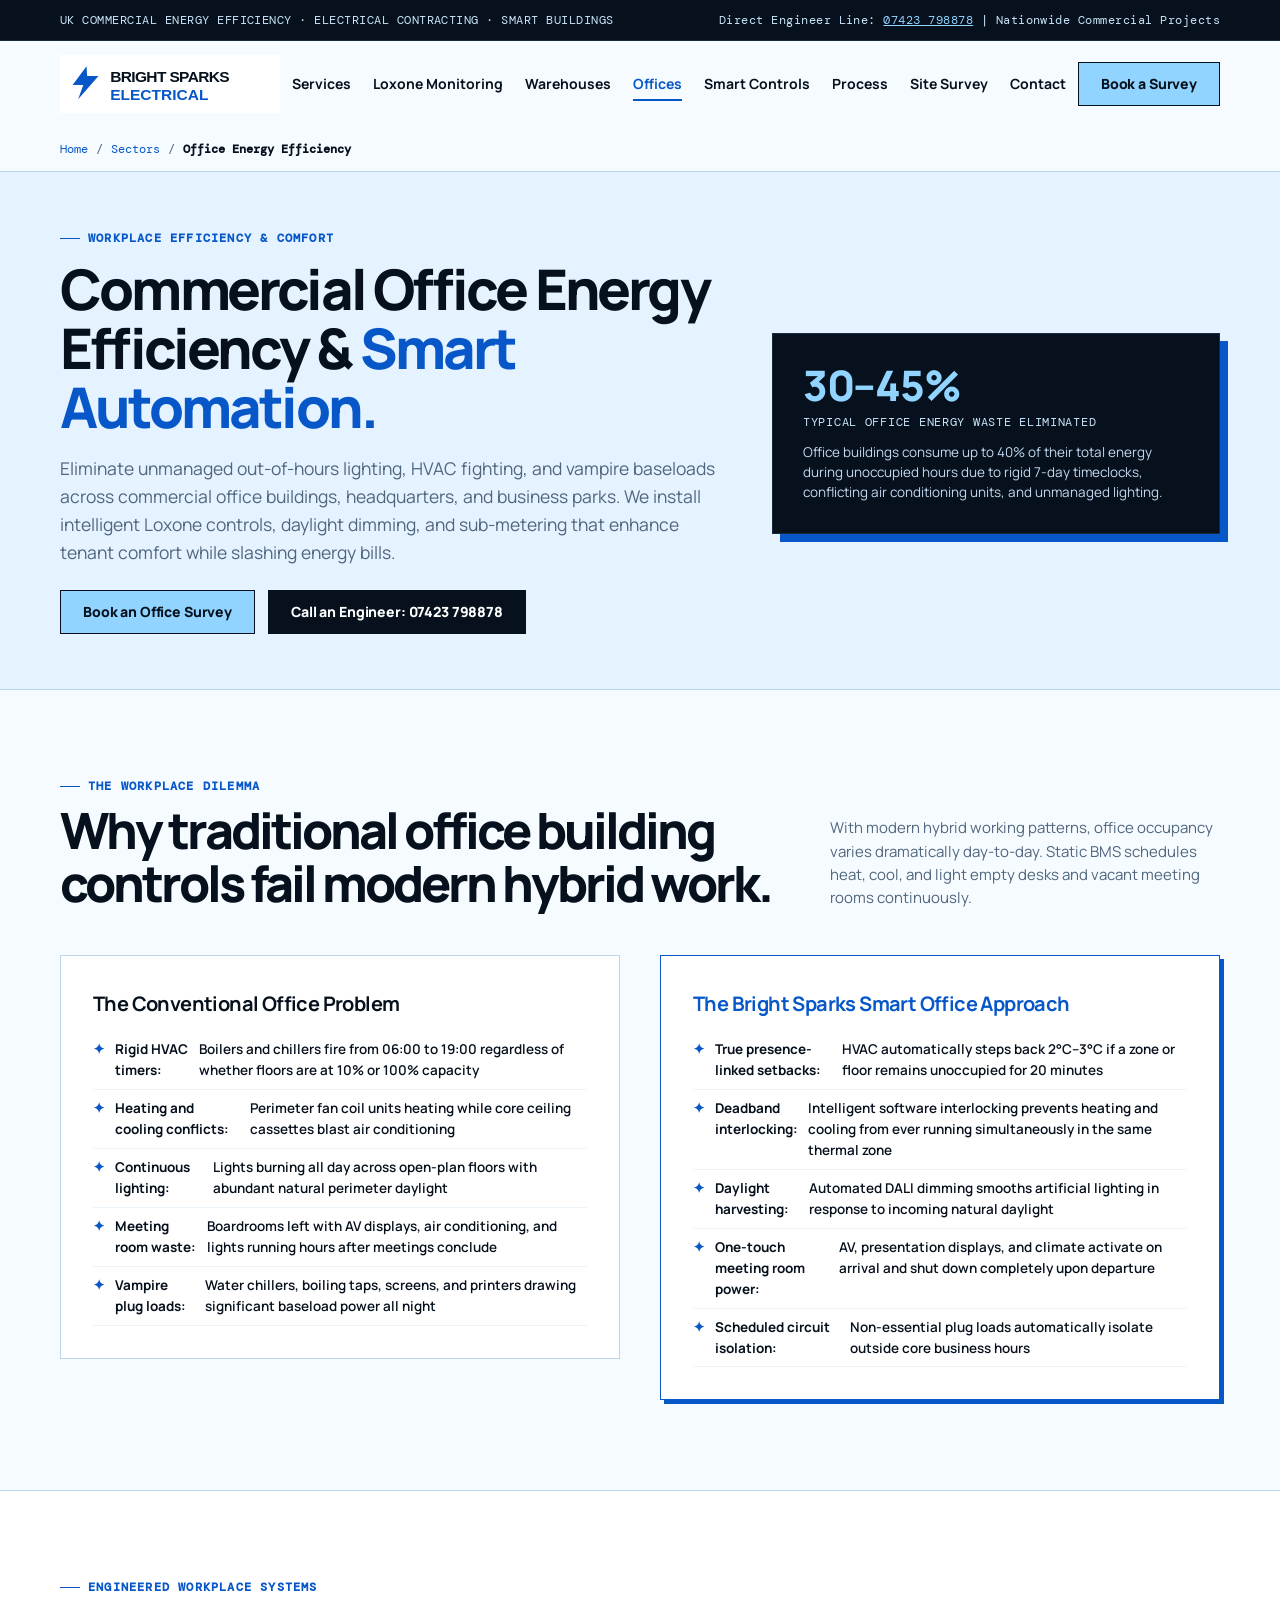
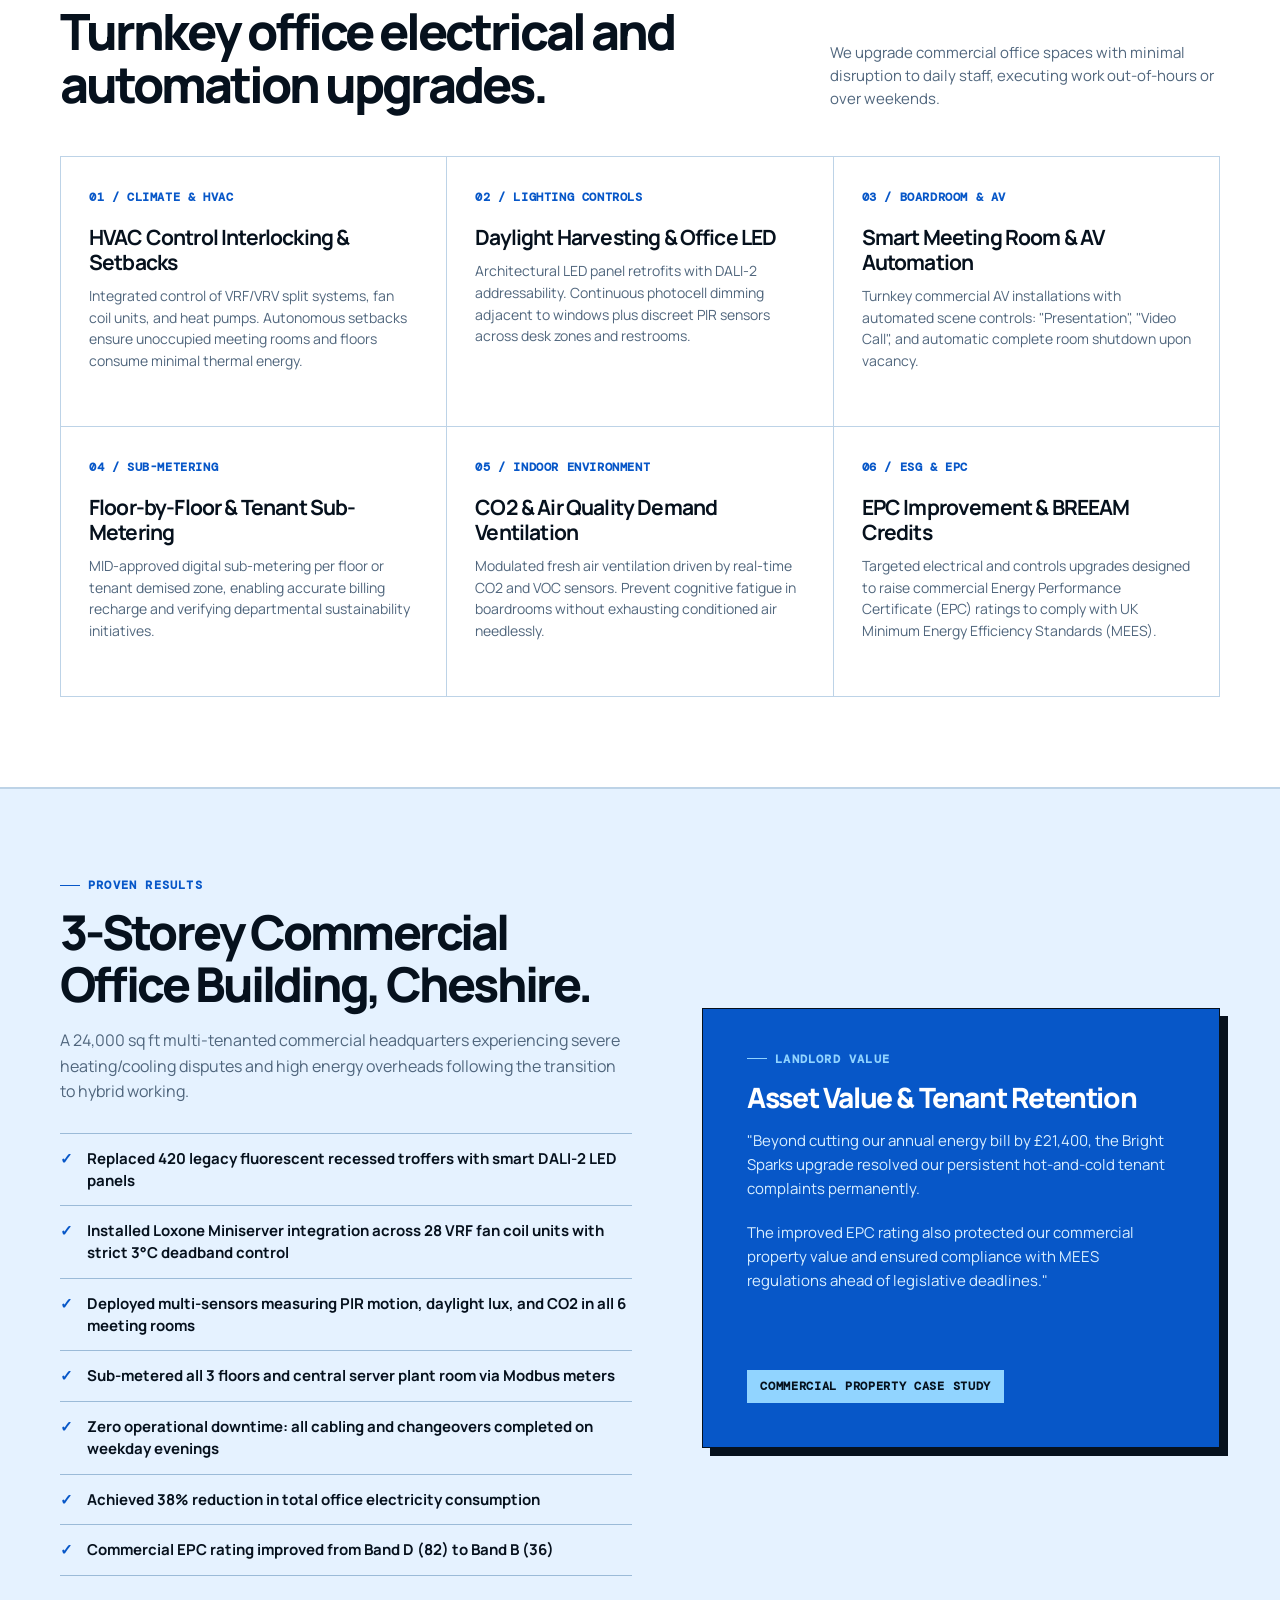
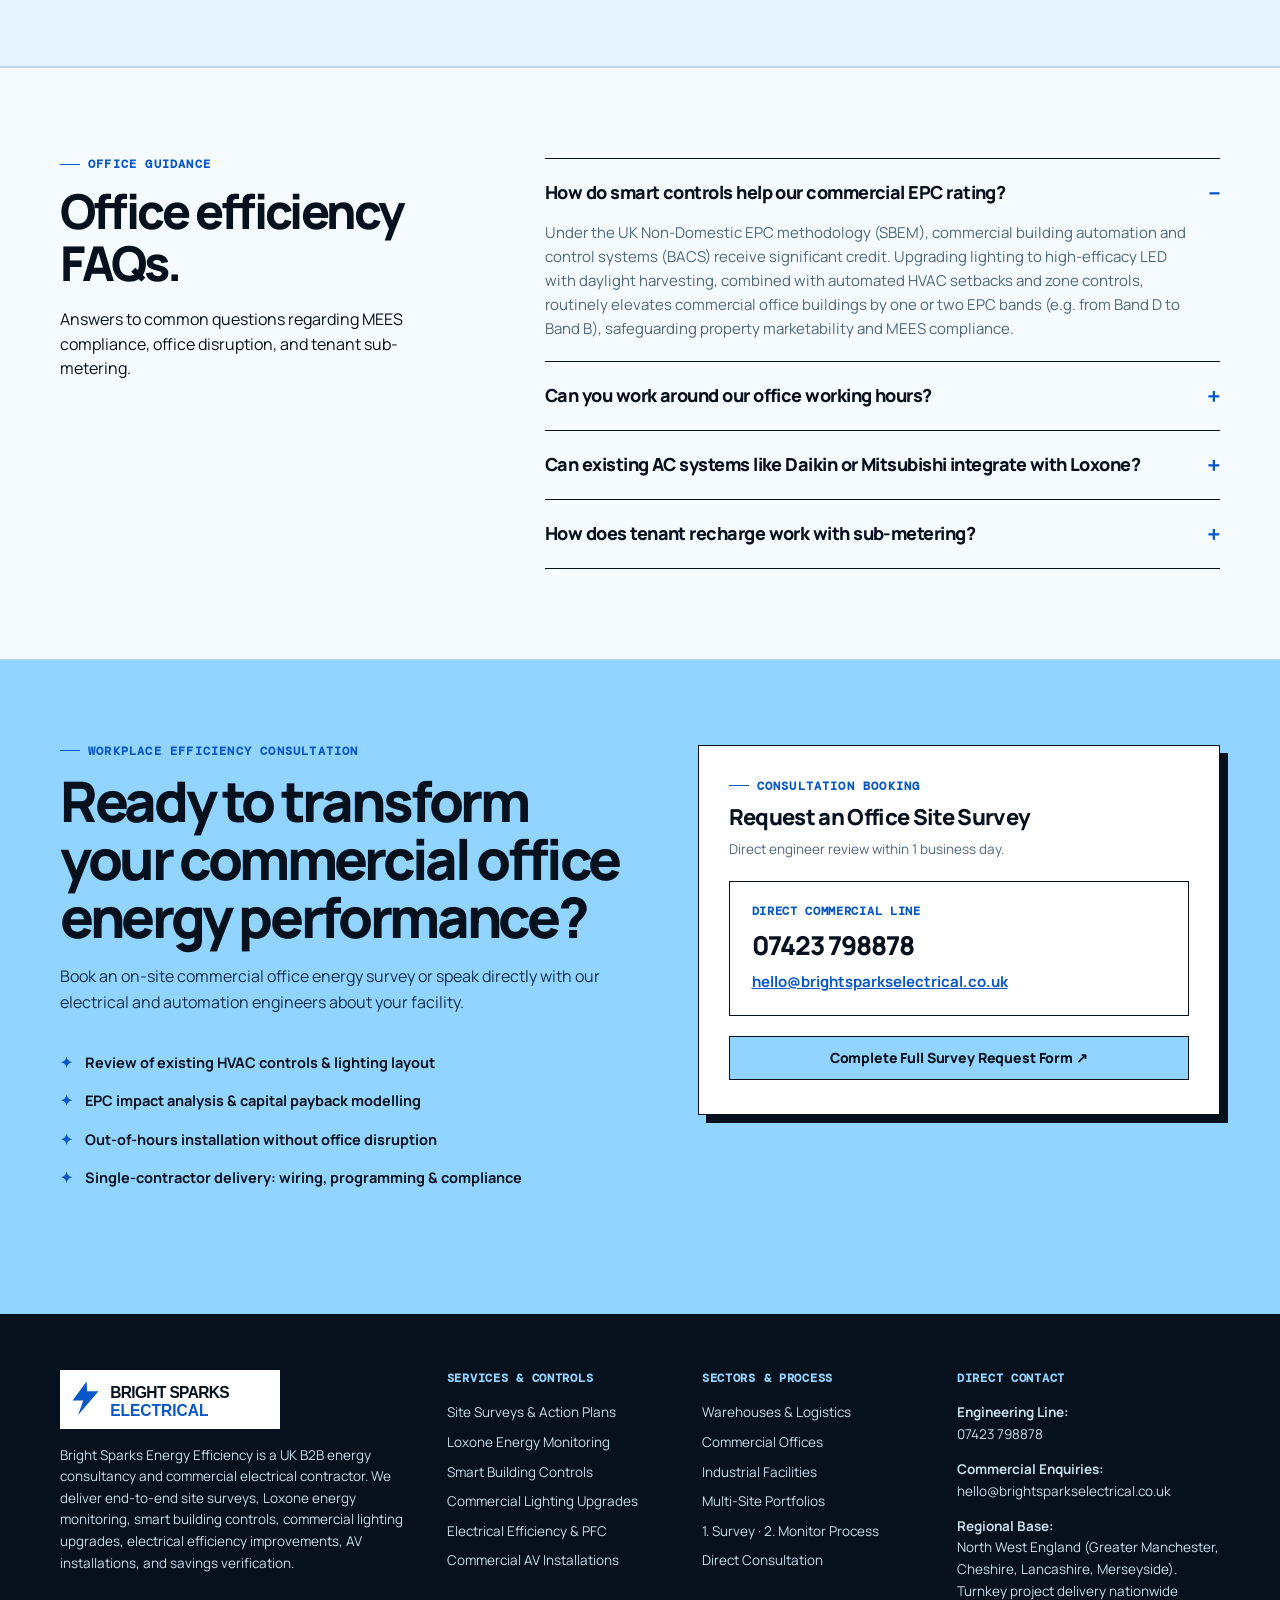
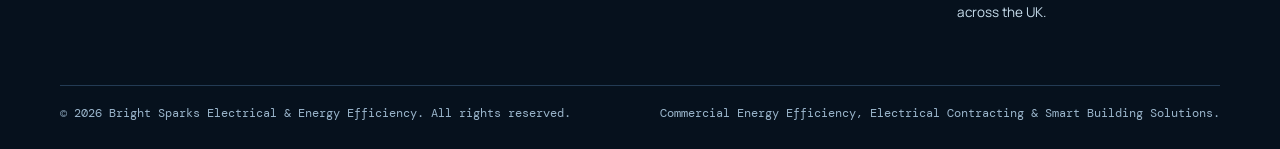
<file: office-energy-efficiency.html>
<!doctype html>
<html lang="en-GB">
<head>
  <meta charset="utf-8">
  <meta name="viewport" content="width=device-width, initial-scale=1">
  
  <title>Commercial Office Energy Efficiency & Smart Workplace Automation | Bright Sparks</title>
  <meta name="description" content="UK commercial office energy efficiency consultancy & electrical installation. Zoned HVAC setback controls, daylight harvesting, boardroom automation, and tenant sub-metering.">
  <meta name="keywords" content="office energy efficiency, commercial office building automation, HVAC setback control, daylight harvesting, office LED lighting, meeting room automation, tenant sub-metering, UK office energy consultancy, EPC rating improvement">
  <meta name="author" content="Bright Sparks Electrical & Energy Efficiency">
  <meta name="robots" content="index, follow">
  <link rel="canonical" href="https://brightsparkselectrical.co.uk/office-energy-efficiency.html">

  <!-- Open Graph -->
  <meta property="og:type" content="website">
  <meta property="og:url" content="https://brightsparkselectrical.co.uk/office-energy-efficiency.html">
  <meta property="og:title" content="Commercial Office Energy Efficiency & Smart Workplace Automation | Bright Sparks">
  <meta property="og:description" content="UK commercial office energy efficiency consultancy & electrical installation. Zoned HVAC controls, daylight harvesting, and tenant sub-metering.">
  <meta property="og:image" content="https://brightsparkselectrical.co.uk/assets/bright-sparks-electrical-logo.svg">

  <!-- Schema.org JSON-LD -->
  <script type="application/ld+json">
  {
    "@context": "https://schema.org",
    "@type": "Service",
    "name": "Commercial Office Energy Efficiency",
    "provider": {
      "@type": "ElectricalContractor",
      "name": "Bright Sparks Electrical & Energy Efficiency",
      "telephone": "+447423798878",
      "url": "https://brightsparkselectrical.co.uk/"
    },
    "description": "Engineered energy efficiency solutions for commercial office buildings: HVAC setback interlocking, daylight harvesting lighting, boardroom smart controls, and tenant sub-metering.",
    "areaServed": {
      "@type": "Country",
      "name": "United Kingdom"
    }
  }
  </script>

  <!-- Typography & CSS -->
  <link rel="preconnect" href="https://fonts.googleapis.com">
  <link rel="preconnect" href="https://fonts.gstatic.com" crossorigin>
  <link href="https://fonts.googleapis.com/css2?family=DM+Mono:wght@400;500;700&family=Manrope:wght@400;500;600;700;800&display=swap" rel="stylesheet">
  <link rel="stylesheet" href="assets/style.css">
</head>
<body>
  <a href="#main-content" class="skip-link">Skip to main content</a>

  <!-- Top Announcement Bar -->
  <div class="top">
    <div class="wrap">
      <span>UK COMMERCIAL ENERGY EFFICIENCY · ELECTRICAL CONTRACTING · SMART BUILDINGS</span>
      <span>Direct Engineer Line: <a href="tel:07423798878">07423 798878</a> | Nationwide Commercial Projects</span>
    </div>
  </div>

  <!-- Header Navigation -->
  <header class="wrap nav">
    <a class="brand" href="index.html" aria-label="Bright Sparks Electrical and Energy Efficiency Homepage">
      <img class="brand-logo" src="assets/bright-sparks-electrical-logo.svg" alt="Bright Sparks Commercial Electrical and Energy Efficiency Logo" width="220" height="58">
    </a>
    <button class="mobile-menu-btn" id="mobile-toggle" aria-expanded="false" aria-controls="primary-nav" aria-label="Toggle navigation menu">
      MENU ☰
    </button>
    <nav class="links" id="primary-nav" aria-label="Primary Navigation">
      <a href="index.html#services">Services</a>
      <a href="loxone-energy-monitoring.html">Loxone Monitoring</a>
      <a href="warehouse-energy-efficiency.html">Warehouses</a>
      <a href="office-energy-efficiency.html" class="active">Offices</a>
      <a href="smart-building-controls.html">Smart Controls</a>
      <a href="index.html#process">Process</a>
      <a href="site-survey.html">Site Survey</a>
      <a href="contact.html">Contact</a>
    </nav>
    <div class="nav-actions">
      <a class="btn primary" href="site-survey.html">Book a Survey</a>
    </div>
  </header>

  <!-- Breadcrumbs -->
  <div class="breadcrumbs">
    <div class="wrap">
      <a href="index.html">Home</a>
      <span>/</span>
      <a href="index.html#sectors">Sectors</a>
      <span>/</span>
      <span class="current">Office Energy Efficiency</span>
    </div>
  </div>

  <main id="main-content">
    <!-- Page Header -->
    <header class="page-header">
      <div class="wrap page-header-grid">
        <div>
          <div class="eyebrow">Workplace Efficiency &amp; Comfort</div>
          <h1>Commercial Office Energy Efficiency &amp; <em>Smart Automation.</em></h1>
          <p class="lead">
            Eliminate unmanaged out-of-hours lighting, HVAC fighting, and vampire baseloads across commercial office buildings, headquarters, and business parks. We install intelligent Loxone controls, daylight dimming, and sub-metering that enhance tenant comfort while slashing energy bills.
          </p>
          <div class="actions">
            <a class="btn primary" href="site-survey.html">Book an Office Survey</a>
            <a class="btn dark" href="tel:07423798878">Call an Engineer: 07423 798878</a>
          </div>
        </div>

        <div class="stat-callout">
          <div class="stat-num">30–45%</div>
          <div class="stat-label">Typical Office Energy Waste Eliminated</div>
          <p>
            Office buildings consume up to 40% of their total energy during unoccupied hours due to rigid 7-day timeclocks, conflicting air conditioning units, and unmanaged lighting.
          </p>
        </div>
      </div>
    </header>

    <!-- Operational Problem vs Solution -->
    <section>
      <div class="wrap">
        <div class="head">
          <div>
            <div class="eyebrow">The Workplace Dilemma</div>
            <h2>Why traditional office building controls fail modern hybrid work.</h2>
          </div>
          <p>
            With modern hybrid working patterns, office occupancy varies dramatically day-to-day. Static BMS schedules heat, cool, and light empty desks and vacant meeting rooms continuously.
          </p>
        </div>

        <div class="two-col">
          <div class="feature-box">
            <h4>The Conventional Office Problem</h4>
            <ul>
              <li><strong>Rigid HVAC timers:</strong> Boilers and chillers fire from 06:00 to 19:00 regardless of whether floors are at 10% or 100% capacity</li>
              <li><strong>Heating and cooling conflicts:</strong> Perimeter fan coil units heating while core ceiling cassettes blast air conditioning</li>
              <li><strong>Continuous lighting:</strong> Lights burning all day across open-plan floors with abundant natural perimeter daylight</li>
              <li><strong>Meeting room waste:</strong> Boardrooms left with AV displays, air conditioning, and lights running hours after meetings conclude</li>
              <li><strong>Vampire plug loads:</strong> Water chillers, boiling taps, screens, and printers drawing significant baseload power all night</li>
            </ul>
          </div>

          <div class="feature-box" style="border-color: var(--blue); box-shadow: 4px 4px 0 var(--blue);">
            <h4 style="color:var(--blue)">The Bright Sparks Smart Office Approach</h4>
            <ul>
              <li><strong>True presence-linked setbacks:</strong> HVAC automatically steps back 2°C–3°C if a zone or floor remains unoccupied for 20 minutes</li>
              <li><strong>Deadband interlocking:</strong> Intelligent software interlocking prevents heating and cooling from ever running simultaneously in the same thermal zone</li>
              <li><strong>Daylight harvesting:</strong> Automated DALI dimming smooths artificial lighting in response to incoming natural daylight</li>
              <li><strong>One-touch meeting room power:</strong> AV, presentation displays, and climate activate on arrival and shut down completely upon departure</li>
              <li><strong>Scheduled circuit isolation:</strong> Non-essential plug loads automatically isolate outside core business hours</li>
            </ul>
          </div>
        </div>
      </div>
    </section>

    <!-- Key Services for Offices -->
    <section style="background: white; border-top: 1px solid var(--line); border-bottom: 1px solid var(--line);">
      <div class="wrap">
        <div class="head">
          <div>
            <div class="eyebrow">Engineered Workplace Systems</div>
            <h2>Turnkey office electrical and automation upgrades.</h2>
          </div>
          <p>
            We upgrade commercial office spaces with minimal disruption to daily staff, executing work out-of-hours or over weekends.
          </p>
        </div>

        <div class="grid">
          <div class="service">
            <span class="num">01 / CLIMATE &amp; HVAC</span>
            <h3>HVAC Control Interlocking &amp; Setbacks</h3>
            <p>Integrated control of VRF/VRV split systems, fan coil units, and heat pumps. Autonomous setbacks ensure unoccupied meeting rooms and floors consume minimal thermal energy.</p>
          </div>

          <div class="service">
            <span class="num">02 / LIGHTING CONTROLS</span>
            <h3>Daylight Harvesting &amp; Office LED</h3>
            <p>Architectural LED panel retrofits with DALI-2 addressability. Continuous photocell dimming adjacent to windows plus discreet PIR sensors across desk zones and restrooms.</p>
          </div>

          <div class="service">
            <span class="num">03 / BOARDROOM &amp; AV</span>
            <h3>Smart Meeting Room &amp; AV Automation</h3>
            <p>Turnkey commercial AV installations with automated scene controls: "Presentation", "Video Call", and automatic complete room shutdown upon vacancy.</p>
          </div>

          <div class="service">
            <span class="num">04 / SUB-METERING</span>
            <h3>Floor-by-Floor &amp; Tenant Sub-Metering</h3>
            <p>MID-approved digital sub-metering per floor or tenant demised zone, enabling accurate billing recharge and verifying departmental sustainability initiatives.</p>
          </div>

          <div class="service">
            <span class="num">05 / INDOOR ENVIRONMENT</span>
            <h3>CO2 &amp; Air Quality Demand Ventilation</h3>
            <p>Modulated fresh air ventilation driven by real-time CO2 and VOC sensors. Prevent cognitive fatigue in boardrooms without exhausting conditioned air needlessly.</p>
          </div>

          <div class="service">
            <span class="num">06 / ESG &amp; EPC</span>
            <h3>EPC Improvement &amp; BREEAM Credits</h3>
            <p>Targeted electrical and controls upgrades designed to raise commercial Energy Performance Certificate (EPC) ratings to comply with UK Minimum Energy Efficiency Standards (MEES).</p>
          </div>
        </div>
      </div>
    </section>

    <!-- Case Study -->
    <section class="split">
      <div class="wrap splitgrid">
        <div>
          <div class="eyebrow">Proven Results</div>
          <h2 class="statement">3-Storey Commercial Office Building, Cheshire.</h2>
          <p>
            A 24,000 sq ft multi-tenanted commercial headquarters experiencing severe heating/cooling disputes and high energy overheads following the transition to hybrid working.
          </p>
          <ul class="checks">
            <li>Replaced 420 legacy fluorescent recessed troffers with smart DALI-2 LED panels</li>
            <li>Installed Loxone Miniserver integration across 28 VRF fan coil units with strict 3°C deadband control</li>
            <li>Deployed multi-sensors measuring PIR motion, daylight lux, and CO2 in all 6 meeting rooms</li>
            <li>Sub-metered all 3 floors and central server plant room via Modbus meters</li>
            <li>Zero operational downtime: all cabling and changeovers completed on weekday evenings</li>
            <li>Achieved 38% reduction in total office electricity consumption</li>
            <li>Commercial EPC rating improved from Band D (82) to Band B (36)</li>
          </ul>
        </div>
        <div class="proof">
          <div>
            <div class="eyebrow" style="color:var(--sky)">Landlord Value</div>
            <h3>Asset Value &amp; Tenant Retention</h3>
            <p>
              "Beyond cutting our annual energy bill by £21,400, the Bright Sparks upgrade resolved our persistent hot-and-cold tenant complaints permanently.
            </p>
            <p>
              The improved EPC rating also protected our commercial property value and ensured compliance with MEES regulations ahead of legislative deadlines."
            </p>
          </div>
          <span class="tag">COMMERCIAL PROPERTY CASE STUDY</span>
        </div>
      </div>
    </section>

    <!-- FAQs -->
    <section class="faq-section">
      <div class="wrap faqgrid">
        <div>
          <div class="eyebrow">Office Guidance</div>
          <h2 class="statement">Office efficiency FAQs.</h2>
          <p>
            Answers to common questions regarding MEES compliance, office disruption, and tenant sub-metering.
          </p>
        </div>
        <div class="faqs">
          <details open>
            <summary>How do smart controls help our commercial EPC rating?</summary>
            <p>
              Under the UK Non-Domestic EPC methodology (SBEM), commercial building automation and control systems (BACS) receive significant credit. Upgrading lighting to high-efficacy LED with daylight harvesting, combined with automated HVAC setbacks and zone controls, routinely elevates commercial office buildings by one or two EPC bands (e.g. from Band D to Band B), safeguarding property marketability and MEES compliance.
            </p>
          </details>

          <details>
            <summary>Can you work around our office working hours?</summary>
            <p>
              Yes. We regularly execute commercial office electrical works out-of-hours (from 17:30 onwards or on weekends). Desks, monitors, and paperwork remain clean and undisturbed, allowing your team to work normally during standard office hours.
            </p>
          </details>

          <details>
            <summary>Can existing AC systems like Daikin or Mitsubishi integrate with Loxone?</summary>
            <p>
              Yes. We interface with commercial VRF and split systems using dedicated gateway protocols (such as Modbus, BACnet, or dedicated manufacturer interfaces like Intesis). This gives full digital control over setpoints, operating modes, fan speeds, and occupancy interlocks without voiding AC manufacturer warranties.
            </p>
          </details>

          <details>
            <summary>How does tenant recharge work with sub-metering?</summary>
            <p>
              We install MID-approved digital meters on each tenant distribution board. Data is gathered centrally by the Loxone Miniserver and can be automatically compiled into transparent monthly recharge reports, eliminating tenant disputes over estimated service charge utility apportionments.
            </p>
          </details>
        </div>
      </div>
    </section>

    <!-- CTA Section -->
    <section class="contact" style="background: var(--sky); border-top: 1px solid var(--line);">
      <div class="wrap contactgrid">
        <div>
          <div class="eyebrow">Workplace Efficiency Consultation</div>
          <h2>Ready to transform your commercial office energy performance?</h2>
          <p class="contact-intro">
            Book an on-site commercial office energy survey or speak directly with our electrical and automation engineers about your facility.
          </p>
          <ul class="contact-perks">
            <li>Review of existing HVAC controls &amp; lighting layout</li>
            <li>EPC impact analysis &amp; capital payback modelling</li>
            <li>Out-of-hours installation without office disruption</li>
            <li>Single-contractor delivery: wiring, programming &amp; compliance</li>
          </ul>
        </div>

        <div class="contactcard">
          <div class="eyebrow">Consultation Booking</div>
          <div class="form-title">Request an Office Site Survey</div>
          <p class="form-subtitle">Direct engineer review within 1 business day.</p>
          <div class="direct-box" style="margin-bottom: 20px;">
            <span>Direct Commercial Line</span>
            <a class="phone-link" href="tel:07423798878">07423 798878</a>
            <a class="email-link" href="mailto:hello@brightsparkselectrical.co.uk">hello@brightsparkselectrical.co.uk</a>
          </div>
          <a href="site-survey.html" class="btn primary" style="width: 100%;">Complete Full Survey Request Form ↗</a>
        </div>
      </div>
    </section>
  </main>

  <!-- Footer -->
  <footer class="footer">
    <div class="wrap">
      <div class="footergrid">
        <div>
          <div class="footer-brand">
            <a class="brand" href="index.html" aria-label="Bright Sparks Electrical and Energy Efficiency">
              <img class="brand-logo" src="assets/bright-sparks-electrical-logo.svg" alt="Bright Sparks Commercial Energy Efficiency" width="200" height="53">
            </a>
          </div>
          <p>
            Bright Sparks Energy Efficiency is a UK B2B energy consultancy and commercial electrical contractor. We deliver end-to-end site surveys, Loxone energy monitoring, smart building controls, commercial lighting upgrades, electrical efficiency improvements, AV installations, and savings verification.
          </p>
        </div>

        <div>
          <h4>Services &amp; Controls</h4>
          <a href="site-survey.html">Site Surveys &amp; Action Plans</a>
          <a href="loxone-energy-monitoring.html">Loxone Energy Monitoring</a>
          <a href="smart-building-controls.html">Smart Building Controls</a>
          <a href="commercial-lighting-upgrades.html">Commercial Lighting Upgrades</a>
          <a href="electrical-efficiency.html">Electrical Efficiency &amp; PFC</a>
          <a href="commercial-av-installations.html">Commercial AV Installations</a>
        </div>

        <div>
          <h4>Sectors &amp; Process</h4>
          <a href="warehouse-energy-efficiency.html">Warehouses &amp; Logistics</a>
          <a href="office-energy-efficiency.html">Commercial Offices</a>
          <a href="electrical-efficiency.html">Industrial Facilities</a>
          <a href="site-survey.html">Multi-Site Portfolios</a>
          <a href="index.html#process">1. Survey · 2. Monitor Process</a>
          <a href="contact.html">Direct Consultation</a>
        </div>

        <div>
          <h4>Direct Contact</h4>
          <p>
            <strong>Engineering Line:</strong><br>
            <a href="tel:07423798878">07423 798878</a>
          </p>
          <p>
            <strong>Commercial Enquiries:</strong><br>
            <a href="mailto:hello@brightsparkselectrical.co.uk">hello@brightsparkselectrical.co.uk</a>
          </p>
          <p>
            <strong>Regional Base:</strong><br>
            North West England (Greater Manchester, Cheshire, Lancashire, Merseyside). Turnkey project delivery nationwide across the UK.
          </p>
        </div>
      </div>

      <div class="fine">
        <span>&copy; 2026 Bright Sparks Electrical &amp; Energy Efficiency. All rights reserved.</span>
        <span>Commercial Energy Efficiency, Electrical Contracting &amp; Smart Building Solutions.</span>
      </div>
    </div>
  </footer>

  <script>
    const toggleBtn = document.getElementById('mobile-toggle');
    const primaryNav = document.getElementById('primary-nav');
    if (toggleBtn && primaryNav) {
      toggleBtn.addEventListener('click', function() {
        const isOpen = primaryNav.classList.toggle('is-open');
        toggleBtn.setAttribute('aria-expanded', isOpen);
        toggleBtn.textContent = isOpen ? 'CLOSE ✕' : 'MENU ☰';
      });
    }
  </script>
</body>
</html>
</file>
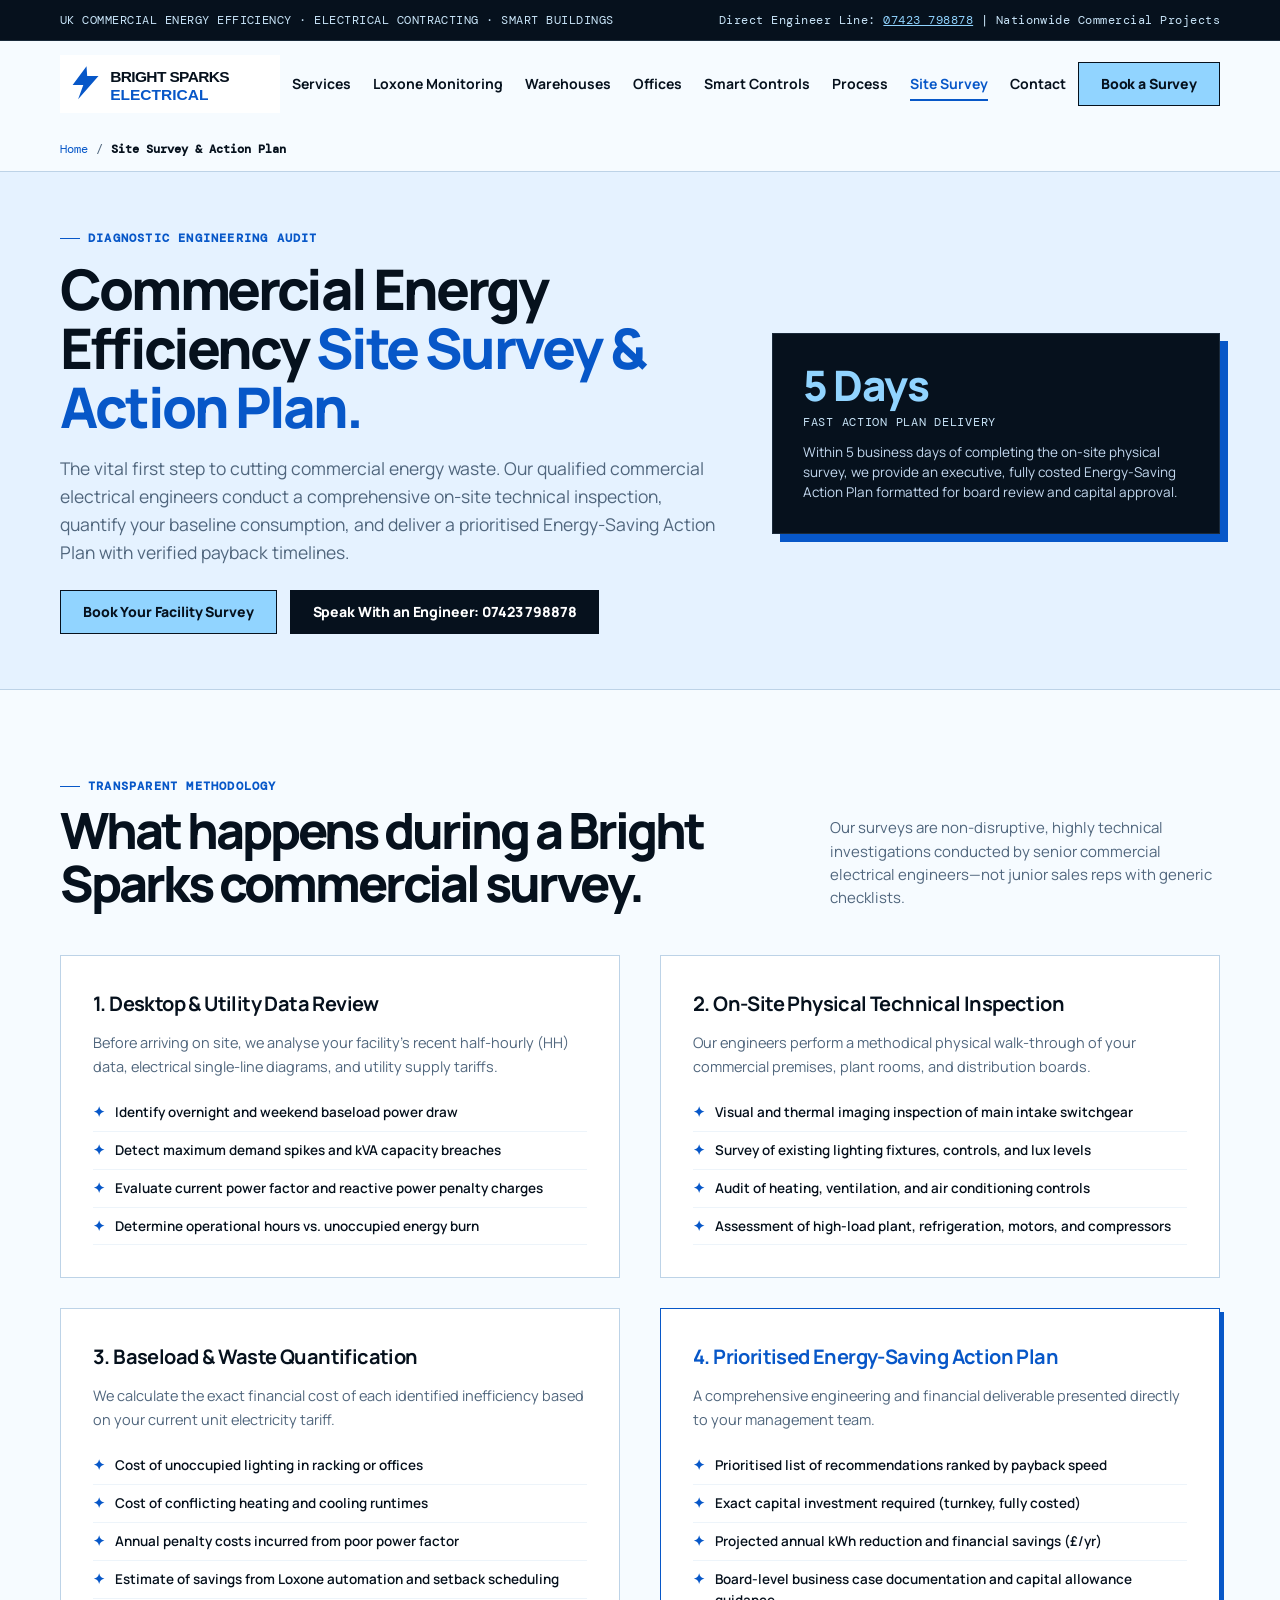
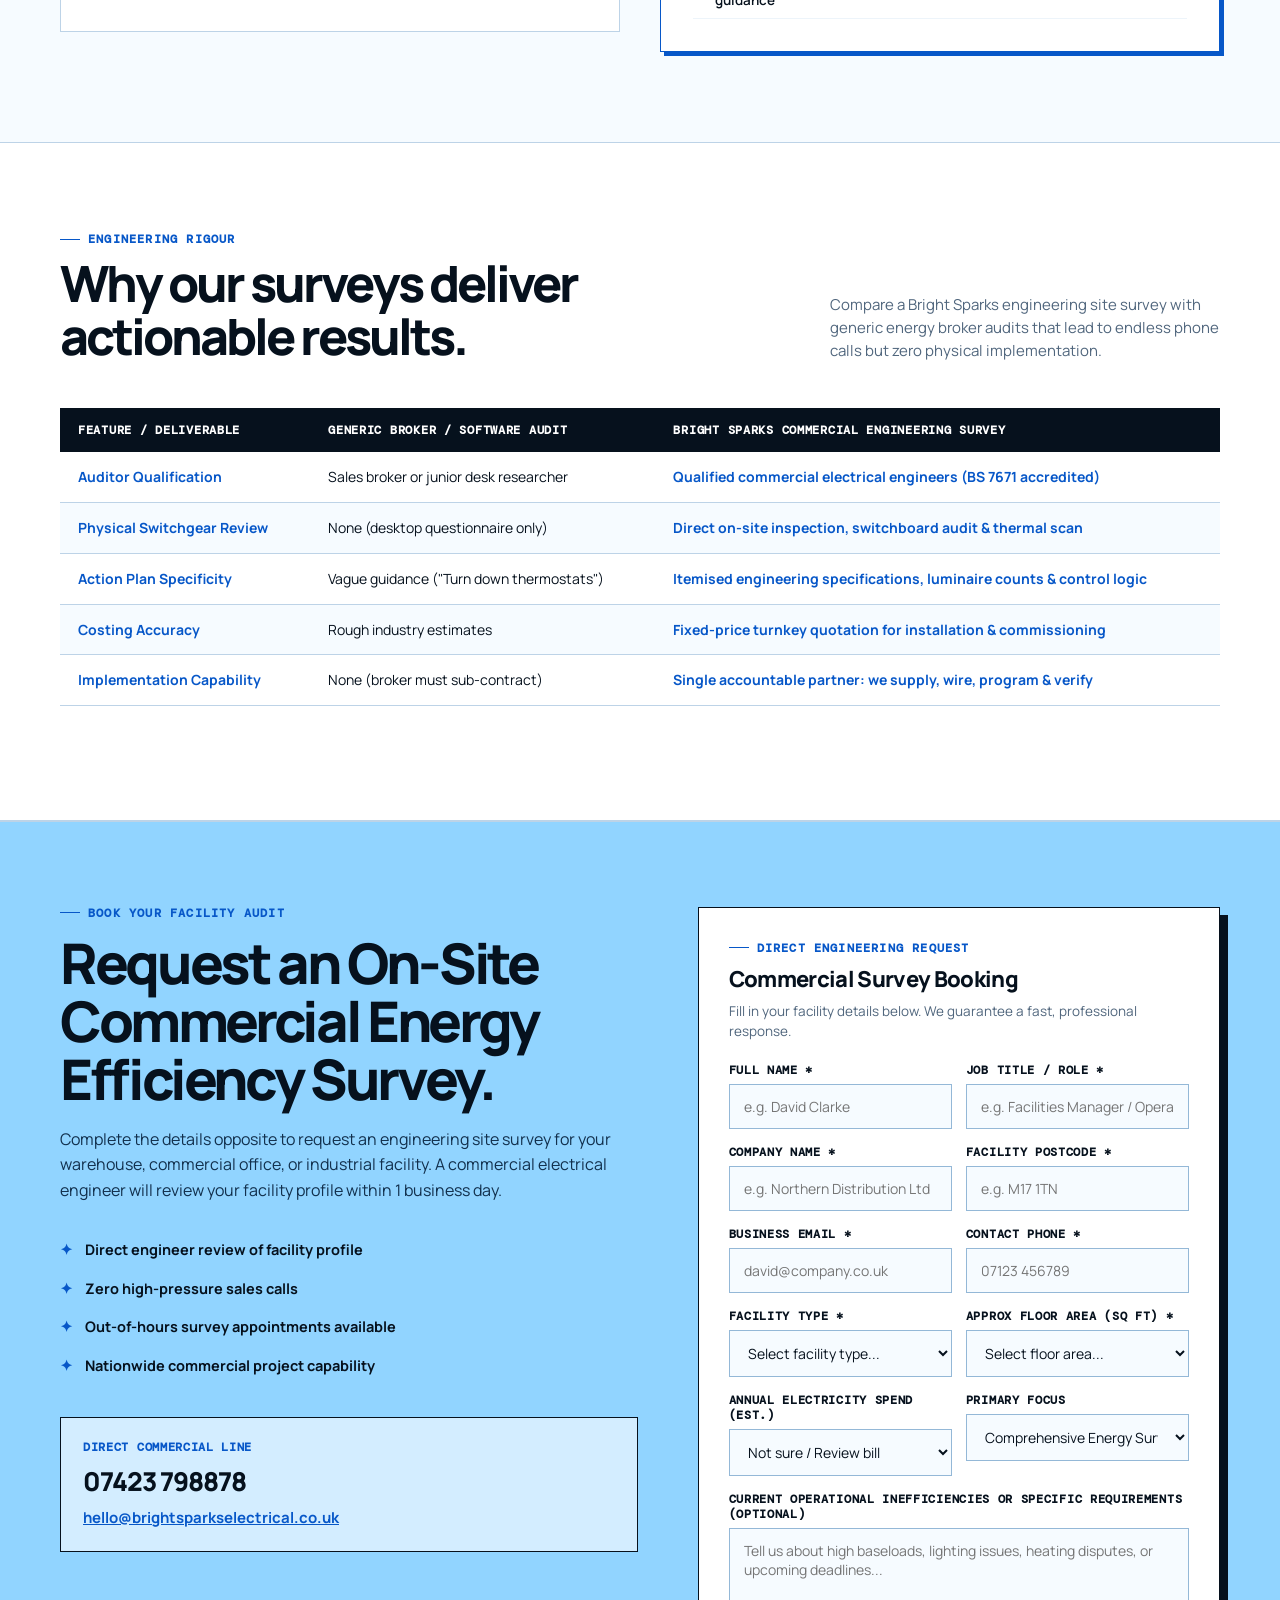
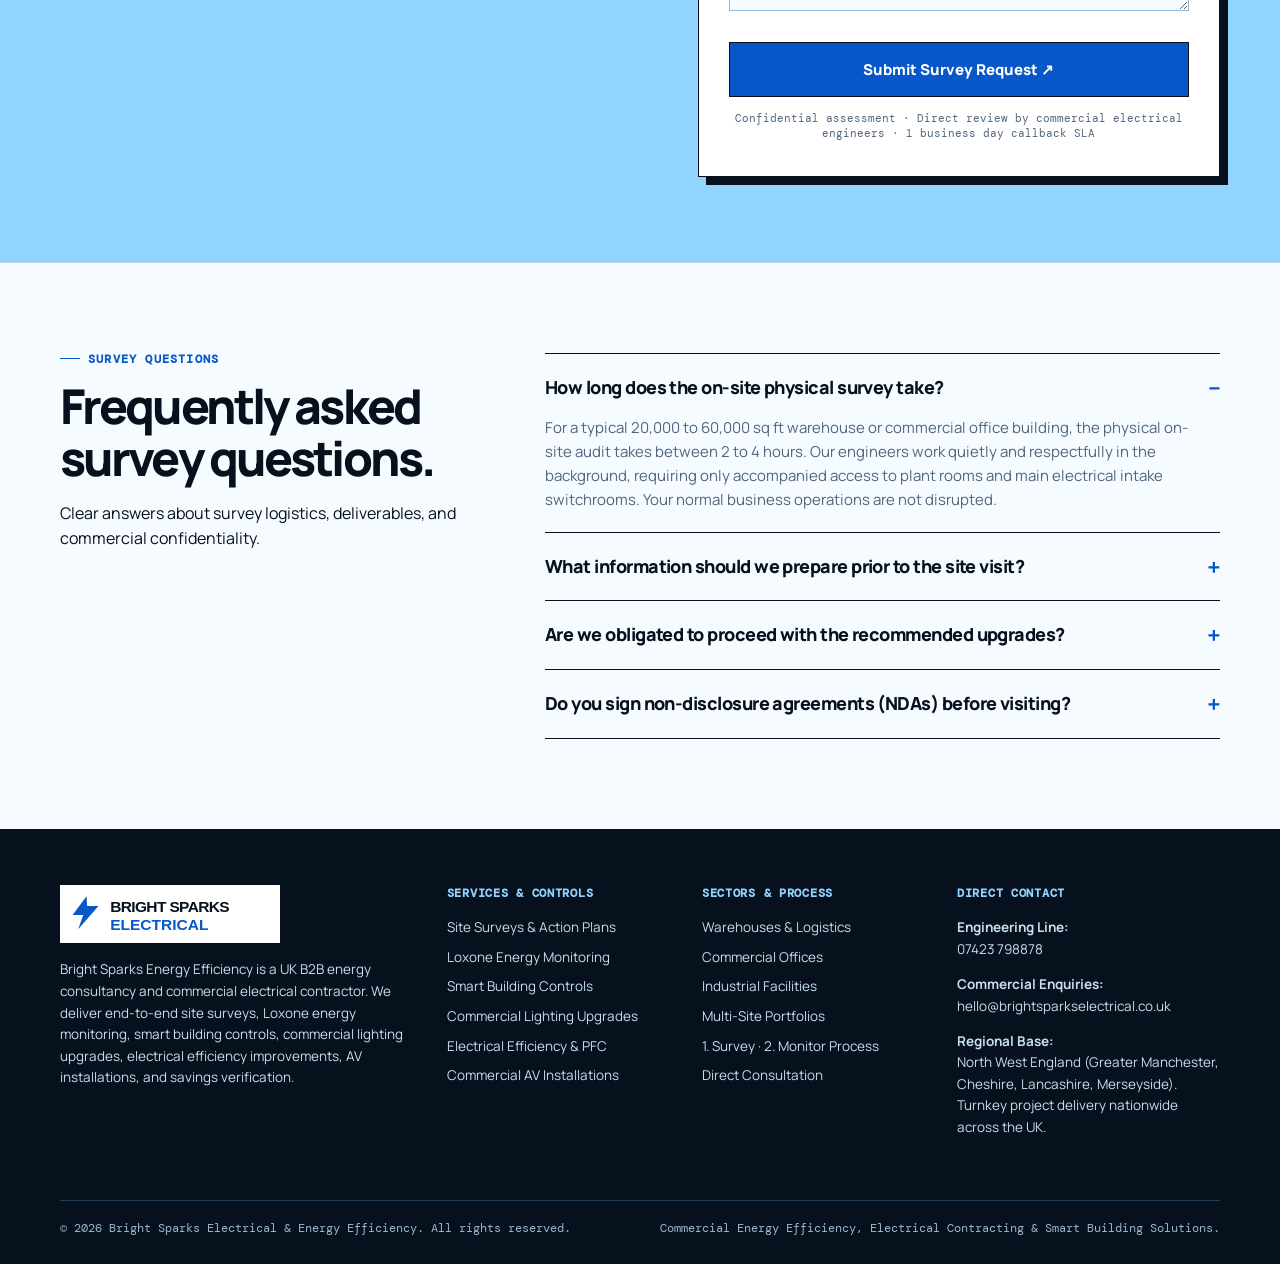
<file: site-survey.html>
<!doctype html>
<html lang="en-GB">
<head>
  <meta charset="utf-8">
  <meta name="viewport" content="width=device-width, initial-scale=1">
  
  <title>Commercial Energy Efficiency Site Survey & Action Plan | Bright Sparks</title>
  <meta name="description" content="Book a comprehensive commercial energy efficiency site survey. On-site technical audit by electrical engineers, half-hourly data review, and prioritised Energy-Saving Action Plan.">
  <meta name="keywords" content="commercial energy survey, energy efficiency site survey UK, commercial electrical audit, energy saving action plan, warehouse energy survey, office energy audit, commercial building energy assessment">
  <meta name="author" content="Bright Sparks Electrical & Energy Efficiency">
  <meta name="robots" content="index, follow">
  <link rel="canonical" href="https://brightsparkselectrical.co.uk/site-survey.html">

  <!-- Open Graph -->
  <meta property="og:type" content="website">
  <meta property="og:url" content="https://brightsparkselectrical.co.uk/site-survey.html">
  <meta property="og:title" content="Commercial Energy Efficiency Site Survey & Action Plan | Bright Sparks">
  <meta property="og:description" content="Book a comprehensive commercial energy efficiency site survey. On-site audit by qualified electrical engineers and costed Action Plan.">
  <meta property="og:image" content="https://brightsparkselectrical.co.uk/assets/bright-sparks-electrical-logo.svg">

  <!-- Schema.org JSON-LD -->
  <script type="application/ld+json">
  {
    "@context": "https://schema.org",
    "@type": "Service",
    "name": "Commercial Energy Efficiency Site Survey & Action Plan",
    "provider": {
      "@type": "ElectricalContractor",
      "name": "Bright Sparks Electrical & Energy Efficiency",
      "telephone": "+447423798878",
      "url": "https://brightsparkselectrical.co.uk/"
    },
    "description": "Comprehensive technical on-site commercial energy survey, baseline power logging, and costed Energy-Saving Action Plan for commercial facilities.",
    "areaServed": {
      "@type": "Country",
      "name": "United Kingdom"
    }
  }
  </script>

  <!-- Typography & CSS -->
  <link rel="preconnect" href="https://fonts.googleapis.com">
  <link rel="preconnect" href="https://fonts.gstatic.com" crossorigin>
  <link href="https://fonts.googleapis.com/css2?family=DM+Mono:wght@400;500;700&family=Manrope:wght@400;500;600;700;800&display=swap" rel="stylesheet">
  <link rel="stylesheet" href="assets/style.css">
</head>
<body>
  <a href="#main-content" class="skip-link">Skip to main content</a>

  <!-- Top Announcement Bar -->
  <div class="top">
    <div class="wrap">
      <span>UK COMMERCIAL ENERGY EFFICIENCY · ELECTRICAL CONTRACTING · SMART BUILDINGS</span>
      <span>Direct Engineer Line: <a href="tel:07423798878">07423 798878</a> | Nationwide Commercial Projects</span>
    </div>
  </div>

  <!-- Header Navigation -->
  <header class="wrap nav">
    <a class="brand" href="index.html" aria-label="Bright Sparks Electrical and Energy Efficiency Homepage">
      <img class="brand-logo" src="assets/bright-sparks-electrical-logo.svg" alt="Bright Sparks Commercial Electrical and Energy Efficiency Logo" width="220" height="58">
    </a>
    <button class="mobile-menu-btn" id="mobile-toggle" aria-expanded="false" aria-controls="primary-nav" aria-label="Toggle navigation menu">
      MENU ☰
    </button>
    <nav class="links" id="primary-nav" aria-label="Primary Navigation">
      <a href="index.html#services">Services</a>
      <a href="loxone-energy-monitoring.html">Loxone Monitoring</a>
      <a href="warehouse-energy-efficiency.html">Warehouses</a>
      <a href="office-energy-efficiency.html">Offices</a>
      <a href="smart-building-controls.html">Smart Controls</a>
      <a href="index.html#process">Process</a>
      <a href="site-survey.html" class="active">Site Survey</a>
      <a href="contact.html">Contact</a>
    </nav>
    <div class="nav-actions">
      <a class="btn primary" href="#booking-form">Book a Survey</a>
    </div>
  </header>

  <!-- Breadcrumbs -->
  <div class="breadcrumbs">
    <div class="wrap">
      <a href="index.html">Home</a>
      <span>/</span>
      <span class="current">Site Survey &amp; Action Plan</span>
    </div>
  </div>

  <main id="main-content">
    <!-- Page Header -->
    <header class="page-header">
      <div class="wrap page-header-grid">
        <div>
          <div class="eyebrow">Diagnostic Engineering Audit</div>
          <h1>Commercial Energy Efficiency <em>Site Survey &amp; Action Plan.</em></h1>
          <p class="lead">
            The vital first step to cutting commercial energy waste. Our qualified commercial electrical engineers conduct a comprehensive on-site technical inspection, quantify your baseline consumption, and deliver a prioritised Energy-Saving Action Plan with verified payback timelines.
          </p>
          <div class="actions">
            <a class="btn primary" href="#booking-form">Book Your Facility Survey</a>
            <a class="btn dark" href="tel:07423798878">Speak With an Engineer: 07423 798878</a>
          </div>
        </div>

        <div class="stat-callout">
          <div class="stat-num">5 Days</div>
          <div class="stat-label">Fast Action Plan Delivery</div>
          <p>
            Within 5 business days of completing the on-site physical survey, we provide an executive, fully costed Energy-Saving Action Plan formatted for board review and capital approval.
          </p>
        </div>
      </div>
    </header>

    <!-- What the Survey Delivers -->
    <section>
      <div class="wrap">
        <div class="head">
          <div>
            <div class="eyebrow">Transparent Methodology</div>
            <h2>What happens during a Bright Sparks commercial survey.</h2>
          </div>
          <p>
            Our surveys are non-disruptive, highly technical investigations conducted by senior commercial electrical engineers—not junior sales reps with generic checklists.
          </p>
        </div>

        <div class="two-col">
          <div class="feature-box">
            <h4>1. Desktop &amp; Utility Data Review</h4>
            <p>Before arriving on site, we analyse your facility's recent half-hourly (HH) data, electrical single-line diagrams, and utility supply tariffs.</p>
            <ul>
              <li>Identify overnight and weekend baseload power draw</li>
              <li>Detect maximum demand spikes and kVA capacity breaches</li>
              <li>Evaluate current power factor and reactive power penalty charges</li>
              <li>Determine operational hours vs. unoccupied energy burn</li>
            </ul>
          </div>

          <div class="feature-box">
            <h4>2. On-Site Physical Technical Inspection</h4>
            <p>Our engineers perform a methodical physical walk-through of your commercial premises, plant rooms, and distribution boards.</p>
            <ul>
              <li>Visual and thermal imaging inspection of main intake switchgear</li>
              <li>Survey of existing lighting fixtures, controls, and lux levels</li>
              <li>Audit of heating, ventilation, and air conditioning controls</li>
              <li>Assessment of high-load plant, refrigeration, motors, and compressors</li>
            </ul>
          </div>
        </div>

        <div class="two-col" style="margin-top: 30px;">
          <div class="feature-box">
            <h4>3. Baseload &amp; Waste Quantification</h4>
            <p>We calculate the exact financial cost of each identified inefficiency based on your current unit electricity tariff.</p>
            <ul>
              <li>Cost of unoccupied lighting in racking or offices</li>
              <li>Cost of conflicting heating and cooling runtimes</li>
              <li>Annual penalty costs incurred from poor power factor</li>
              <li>Estimate of savings from Loxone automation and setback scheduling</li>
            </ul>
          </div>

          <div class="feature-box" style="border-color:var(--blue); box-shadow: 4px 4px 0 var(--blue);">
            <h4 style="color:var(--blue)">4. Prioritised Energy-Saving Action Plan</h4>
            <p>A comprehensive engineering and financial deliverable presented directly to your management team.</p>
            <ul>
              <li>Prioritised list of recommendations ranked by payback speed</li>
              <li>Exact capital investment required (turnkey, fully costed)</li>
              <li>Projected annual kWh reduction and financial savings (£/yr)</li>
              <li>Board-level business case documentation and capital allowance guidance</li>
            </ul>
          </div>
        </div>
      </div>
    </section>

    <!-- Comparison Table -->
    <section style="background: white; border-top: 1px solid var(--line); border-bottom: 1px solid var(--line);">
      <div class="wrap">
        <div class="head">
          <div>
            <div class="eyebrow">Engineering Rigour</div>
            <h2>Why our surveys deliver actionable results.</h2>
          </div>
          <p>
            Compare a Bright Sparks engineering site survey with generic energy broker audits that lead to endless phone calls but zero physical implementation.
          </p>
        </div>

        <table class="specs-table">
          <thead>
            <tr>
              <th>Feature / Deliverable</th>
              <th>Generic Broker / Software Audit</th>
              <th>Bright Sparks Commercial Engineering Survey</th>
            </tr>
          </thead>
          <tbody>
            <tr>
              <td><strong>Auditor Qualification</strong></td>
              <td>Sales broker or junior desk researcher</td>
              <td><strong>Qualified commercial electrical engineers (BS 7671 accredited)</strong></td>
            </tr>
            <tr>
              <td><strong>Physical Switchgear Review</strong></td>
              <td>None (desktop questionnaire only)</td>
              <td><strong>Direct on-site inspection, switchboard audit &amp; thermal scan</strong></td>
            </tr>
            <tr>
              <td><strong>Action Plan Specificity</strong></td>
              <td>Vague guidance ("Turn down thermostats")</td>
              <td><strong>Itemised engineering specifications, luminaire counts &amp; control logic</strong></td>
            </tr>
            <tr>
              <td><strong>Costing Accuracy</strong></td>
              <td>Rough industry estimates</td>
              <td><strong>Fixed-price turnkey quotation for installation &amp; commissioning</strong></td>
            </tr>
            <tr>
              <td><strong>Implementation Capability</strong></td>
              <td>None (broker must sub-contract)</td>
              <td><strong>Single accountable partner: we supply, wire, program &amp; verify</strong></td>
            </tr>
          </tbody>
        </table>
      </div>
    </section>

    <!-- Survey Qualification & Booking Section -->
    <section class="contact" id="booking-form" style="background: var(--sky); border-top: 1px solid var(--line);">
      <div class="wrap contactgrid">
        <div>
          <div class="eyebrow">Book Your Facility Audit</div>
          <h2>Request an On-Site Commercial Energy Efficiency Survey.</h2>
          <p class="contact-intro">
            Complete the details opposite to request an engineering site survey for your warehouse, commercial office, or industrial facility. A commercial electrical engineer will review your facility profile within 1 business day.
          </p>

          <ul class="contact-perks">
            <li>Direct engineer review of facility profile</li>
            <li>Zero high-pressure sales calls</li>
            <li>Out-of-hours survey appointments available</li>
            <li>Nationwide commercial project capability</li>
          </ul>

          <div class="direct-box">
            <span>Direct Commercial Line</span>
            <a class="phone-link" href="tel:07423798878">07423 798878</a>
            <a class="email-link" href="mailto:hello@brightsparkselectrical.co.uk">hello@brightsparkselectrical.co.uk</a>
          </div>
        </div>

        <div class="contactcard">
          <div class="eyebrow">Direct Engineering Request</div>
          <div class="form-title">Commercial Survey Booking</div>
          <p class="form-subtitle">Fill in your facility details below. We guarantee a fast, professional response.</p>

          <form action="#booking-form" method="GET" id="dedicated-survey-form">
            <div class="form-row">
              <div class="form-group">
                <label for="survey-name">Full Name *</label>
                <input class="form-control" type="text" id="survey-name" name="name" placeholder="e.g. David Clarke" required>
              </div>
              <div class="form-group">
                <label for="survey-role">Job Title / Role *</label>
                <input class="form-control" type="text" id="survey-role" name="role" placeholder="e.g. Facilities Manager / Operations Director" required>
              </div>
            </div>

            <div class="form-row">
              <div class="form-group">
                <label for="survey-company">Company Name *</label>
                <input class="form-control" type="text" id="survey-company" name="company" placeholder="e.g. Northern Distribution Ltd" required>
              </div>
              <div class="form-group">
                <label for="survey-postcode">Facility Postcode *</label>
                <input class="form-control" type="text" id="survey-postcode" name="postcode" placeholder="e.g. M17 1TN" required>
              </div>
            </div>

            <div class="form-row">
              <div class="form-group">
                <label for="survey-email">Business Email *</label>
                <input class="form-control" type="email" id="survey-email" name="email" placeholder="david@company.co.uk" required>
              </div>
              <div class="form-group">
                <label for="survey-phone">Contact Phone *</label>
                <input class="form-control" type="tel" id="survey-phone" name="phone" placeholder="07123 456789" required>
              </div>
            </div>

            <div class="form-row">
              <div class="form-group">
                <label for="facility-type-select">Facility Type *</label>
                <select class="form-control" id="facility-type-select" name="facility_type" required>
                  <option value="" disabled selected>Select facility type...</option>
                  <option value="warehouse">Warehouse / Logistics Centre</option>
                  <option value="office">Commercial Office Building</option>
                  <option value="manufacturing">Industrial / Manufacturing Plant</option>
                  <option value="portfolio">Multi-Site Commercial Portfolio</option>
                  <option value="other">Other Commercial Premises</option>
                </select>
              </div>
              <div class="form-group">
                <label for="floor-area">Approx Floor Area (sq ft) *</label>
                <select class="form-control" id="floor-area" name="floor_area" required>
                  <option value="" disabled selected>Select floor area...</option>
                  <option value="under-10k">Under 10,000 sq ft</option>
                  <option value="10k-30k">10,000 – 30,000 sq ft</option>
                  <option value="30k-75k">30,000 – 75,000 sq ft</option>
                  <option value="75k-150k">75,000 – 150,000 sq ft</option>
                  <option value="150k+">150,000+ sq ft</option>
                </select>
              </div>
            </div>

            <div class="form-row">
              <div class="form-group">
                <label for="annual-spend">Annual Electricity Spend (Est.)</label>
                <select class="form-control" id="annual-spend" name="spend">
                  <option value="unknown">Not sure / Review bill</option>
                  <option value="under-30k">Under £30,000 / yr</option>
                  <option value="30k-75k">£30,000 – £75,000 / yr</option>
                  <option value="75k-150k">£75,000 – £150,000 / yr</option>
                  <option value="150k+">£150,000+ / yr</option>
                </select>
              </div>
              <div class="form-group">
                <label for="primary-objective">Primary Focus</label>
                <select class="form-control" id="primary-objective" name="objective">
                  <option value="comprehensive" selected>Comprehensive Energy Survey &amp; Action Plan</option>
                  <option value="lighting">High-Bay / Office Lighting Retrofit</option>
                  <option value="monitoring">Loxone Energy Monitoring &amp; Sub-Metering</option>
                  <option value="controls">Smart Building Automation &amp; HVAC Controls</option>
                  <option value="power-factor">Power Factor Correction &amp; Reactive Penalties</option>
                  <option value="compliance">Commercial Electrical &amp; EICR Compliance</option>
                </select>
              </div>
            </div>

            <div class="form-group">
              <label for="survey-notes">Current Operational Inefficiencies or Specific Requirements (Optional)</label>
              <textarea class="form-control" id="survey-notes" name="notes" rows="3" placeholder="Tell us about high baseloads, lighting issues, heating disputes, or upcoming deadlines..."></textarea>
            </div>

            <button type="submit" class="btn-submit">Submit Survey Request ↗</button>
            <div class="form-note">Confidential assessment · Direct review by commercial electrical engineers · 1 business day callback SLA</div>

            <div id="survey-dedicated-success" style="display:none; background: #e5f2ff; border: 1px solid var(--blue); padding: 18px; margin-top: 16px; color: var(--ink);">
              <strong style="color:var(--blue); font-size: 15px; display: block; margin-bottom: 6px;">✓ Survey Request Successfully Submitted</strong>
              <p style="margin: 0; font-size: 13.5px; line-height: 1.5; color: var(--ink);">Thank you. A commercial electrical engineer will review your facility profile and reach out within 1 business day to arrange your on-site survey.</p>
            </div>
          </form>
        </div>
      </div>
    </section>

    <!-- FAQs -->
    <section class="faq-section">
      <div class="wrap faqgrid">
        <div>
          <div class="eyebrow">Survey Questions</div>
          <h2 class="statement">Frequently asked survey questions.</h2>
          <p>
            Clear answers about survey logistics, deliverables, and commercial confidentiality.
          </p>
        </div>
        <div class="faqs">
          <details open>
            <summary>How long does the on-site physical survey take?</summary>
            <p>
              For a typical 20,000 to 60,000 sq ft warehouse or commercial office building, the physical on-site audit takes between 2 to 4 hours. Our engineers work quietly and respectfully in the background, requiring only accompanied access to plant rooms and main electrical intake switchrooms. Your normal business operations are not disrupted.
            </p>
          </details>

          <details>
            <summary>What information should we prepare prior to the site visit?</summary>
            <p>
              To extract maximum value from the survey, it is helpful (though not strictly required) to provide: 1) A copy of your most recent commercial electricity bill (showing half-hourly data or peak kVA demand); 2) Facility floor plans or layout drawings if available; 3) Standard operating hours and shift patterns.
            </p>
          </details>

          <details>
            <summary>Are we obligated to proceed with the recommended upgrades?</summary>
            <p>
              No. You are under no obligation to proceed with any installation. The Energy-Saving Action Plan is your property to review with your facilities team, property directors, and board. You can choose to implement all measures, phase them over several budget years, or execute only the fastest-payback items.
            </p>
          </details>

          <details>
            <summary>Do you sign non-disclosure agreements (NDAs) before visiting?</summary>
            <p>
              Yes. We regularly work in confidential manufacturing, pharmaceutical, logistics, and data-sensitive office environments. We are happy to execute your standard mutual NDA prior to attending site or reviewing your energy and electrical data.
            </p>
          </details>
        </div>
      </div>
    </section>
  </main>

  <!-- Footer -->
  <footer class="footer">
    <div class="wrap">
      <div class="footergrid">
        <div>
          <div class="footer-brand">
            <a class="brand" href="index.html" aria-label="Bright Sparks Electrical and Energy Efficiency">
              <img class="brand-logo" src="assets/bright-sparks-electrical-logo.svg" alt="Bright Sparks Commercial Energy Efficiency" width="200" height="53">
            </a>
          </div>
          <p>
            Bright Sparks Energy Efficiency is a UK B2B energy consultancy and commercial electrical contractor. We deliver end-to-end site surveys, Loxone energy monitoring, smart building controls, commercial lighting upgrades, electrical efficiency improvements, AV installations, and savings verification.
          </p>
        </div>

        <div>
          <h4>Services &amp; Controls</h4>
          <a href="site-survey.html">Site Surveys &amp; Action Plans</a>
          <a href="loxone-energy-monitoring.html">Loxone Energy Monitoring</a>
          <a href="smart-building-controls.html">Smart Building Controls</a>
          <a href="commercial-lighting-upgrades.html">Commercial Lighting Upgrades</a>
          <a href="electrical-efficiency.html">Electrical Efficiency &amp; PFC</a>
          <a href="commercial-av-installations.html">Commercial AV Installations</a>
        </div>

        <div>
          <h4>Sectors &amp; Process</h4>
          <a href="warehouse-energy-efficiency.html">Warehouses &amp; Logistics</a>
          <a href="office-energy-efficiency.html">Commercial Offices</a>
          <a href="electrical-efficiency.html">Industrial Facilities</a>
          <a href="site-survey.html">Multi-Site Portfolios</a>
          <a href="index.html#process">1. Survey · 2. Monitor Process</a>
          <a href="contact.html">Direct Consultation</a>
        </div>

        <div>
          <h4>Direct Contact</h4>
          <p>
            <strong>Engineering Line:</strong><br>
            <a href="tel:07423798878">07423 798878</a>
          </p>
          <p>
            <strong>Commercial Enquiries:</strong><br>
            <a href="mailto:hello@brightsparkselectrical.co.uk">hello@brightsparkselectrical.co.uk</a>
          </p>
          <p>
            <strong>Regional Base:</strong><br>
            North West England (Greater Manchester, Cheshire, Lancashire, Merseyside). Turnkey project delivery nationwide across the UK.
          </p>
        </div>
      </div>

      <div class="fine">
        <span>&copy; 2026 Bright Sparks Electrical &amp; Energy Efficiency. All rights reserved.</span>
        <span>Commercial Energy Efficiency, Electrical Contracting &amp; Smart Building Solutions.</span>
      </div>
    </div>
  </footer>

  <script>
    const toggleBtn = document.getElementById('mobile-toggle');
    const primaryNav = document.getElementById('primary-nav');
    if (toggleBtn && primaryNav) {
      toggleBtn.addEventListener('click', function() {
        const isOpen = primaryNav.classList.toggle('is-open');
        toggleBtn.setAttribute('aria-expanded', isOpen);
        toggleBtn.textContent = isOpen ? 'CLOSE ✕' : 'MENU ☰';
      });
    }

    document.getElementById('dedicated-survey-form')?.addEventListener('submit', function(e) {
      e.preventDefault();
      var alertBox = document.getElementById('survey-dedicated-success');
      if (alertBox) {
        alertBox.style.display = 'block';
        this.reset();
        alertBox.scrollIntoView({ behavior: 'smooth', block: 'nearest' });
      }
    });
  </script>
</body>
</html>
</file>
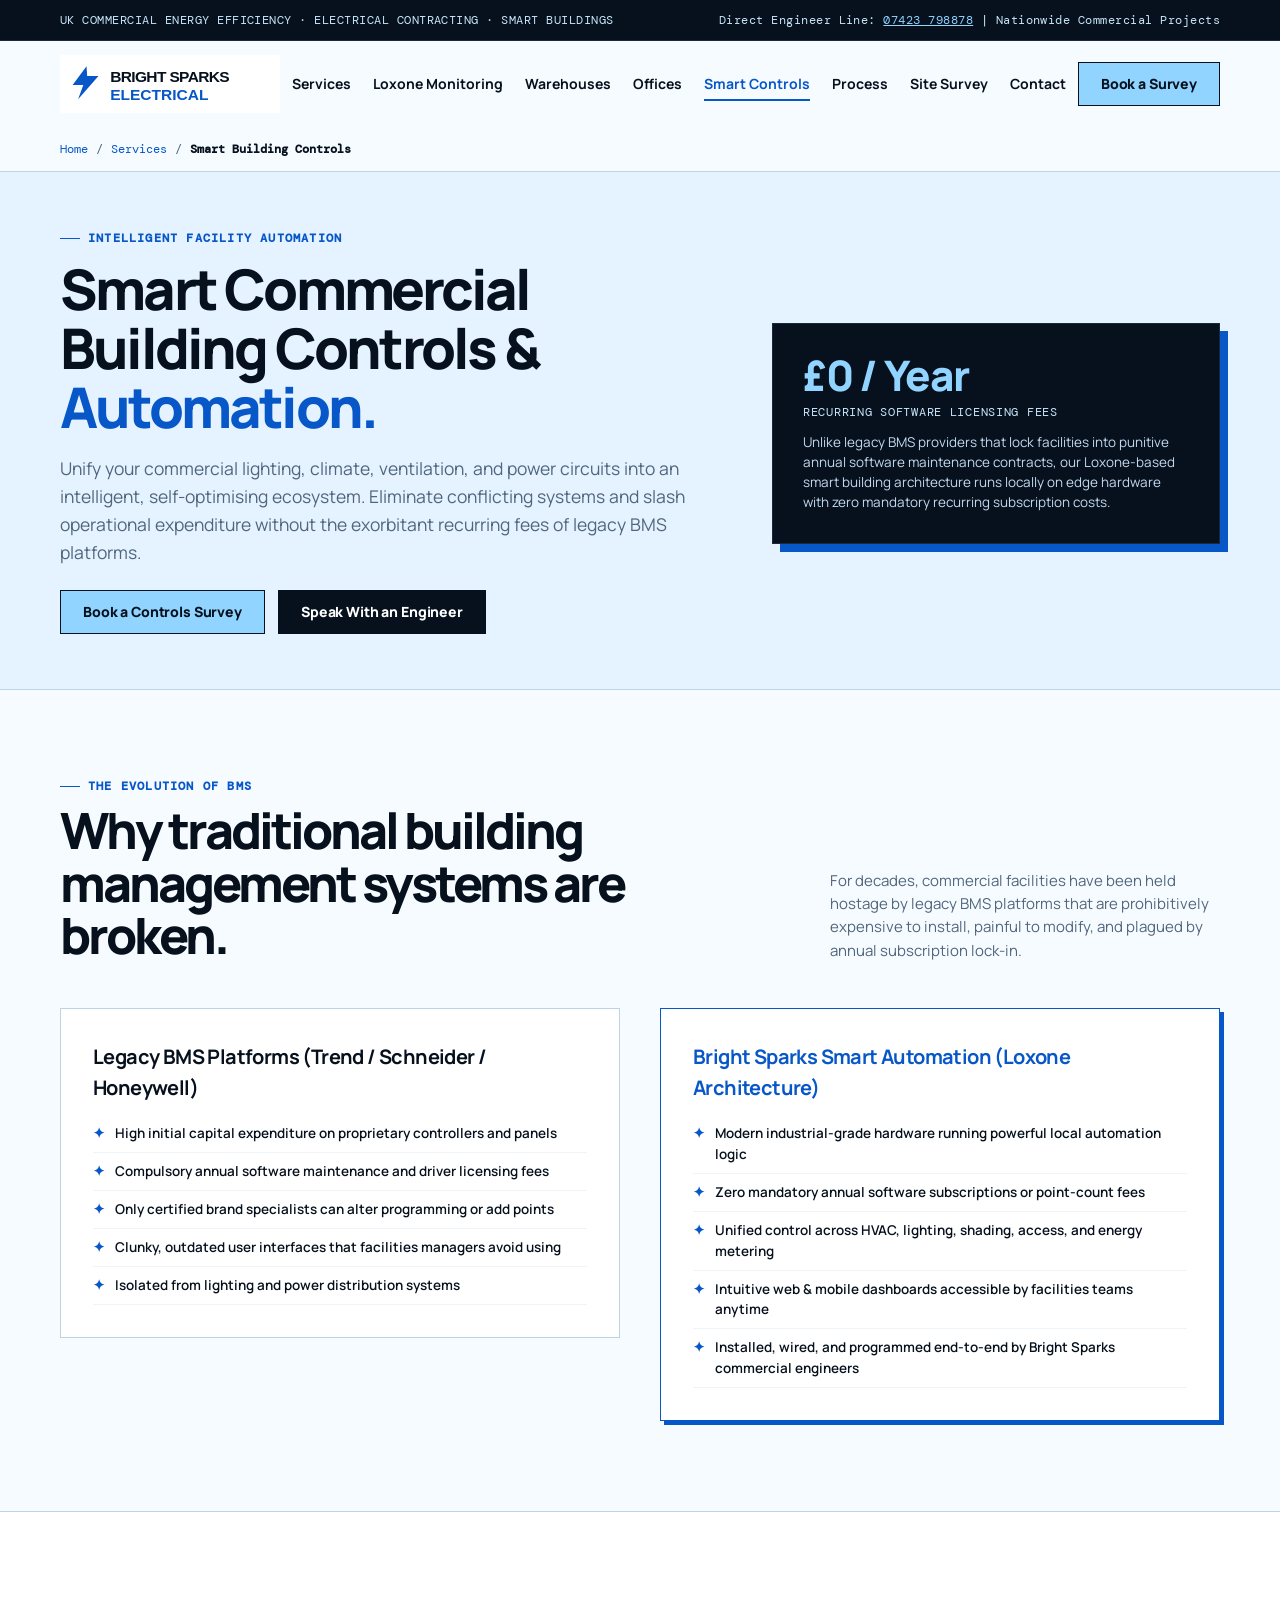
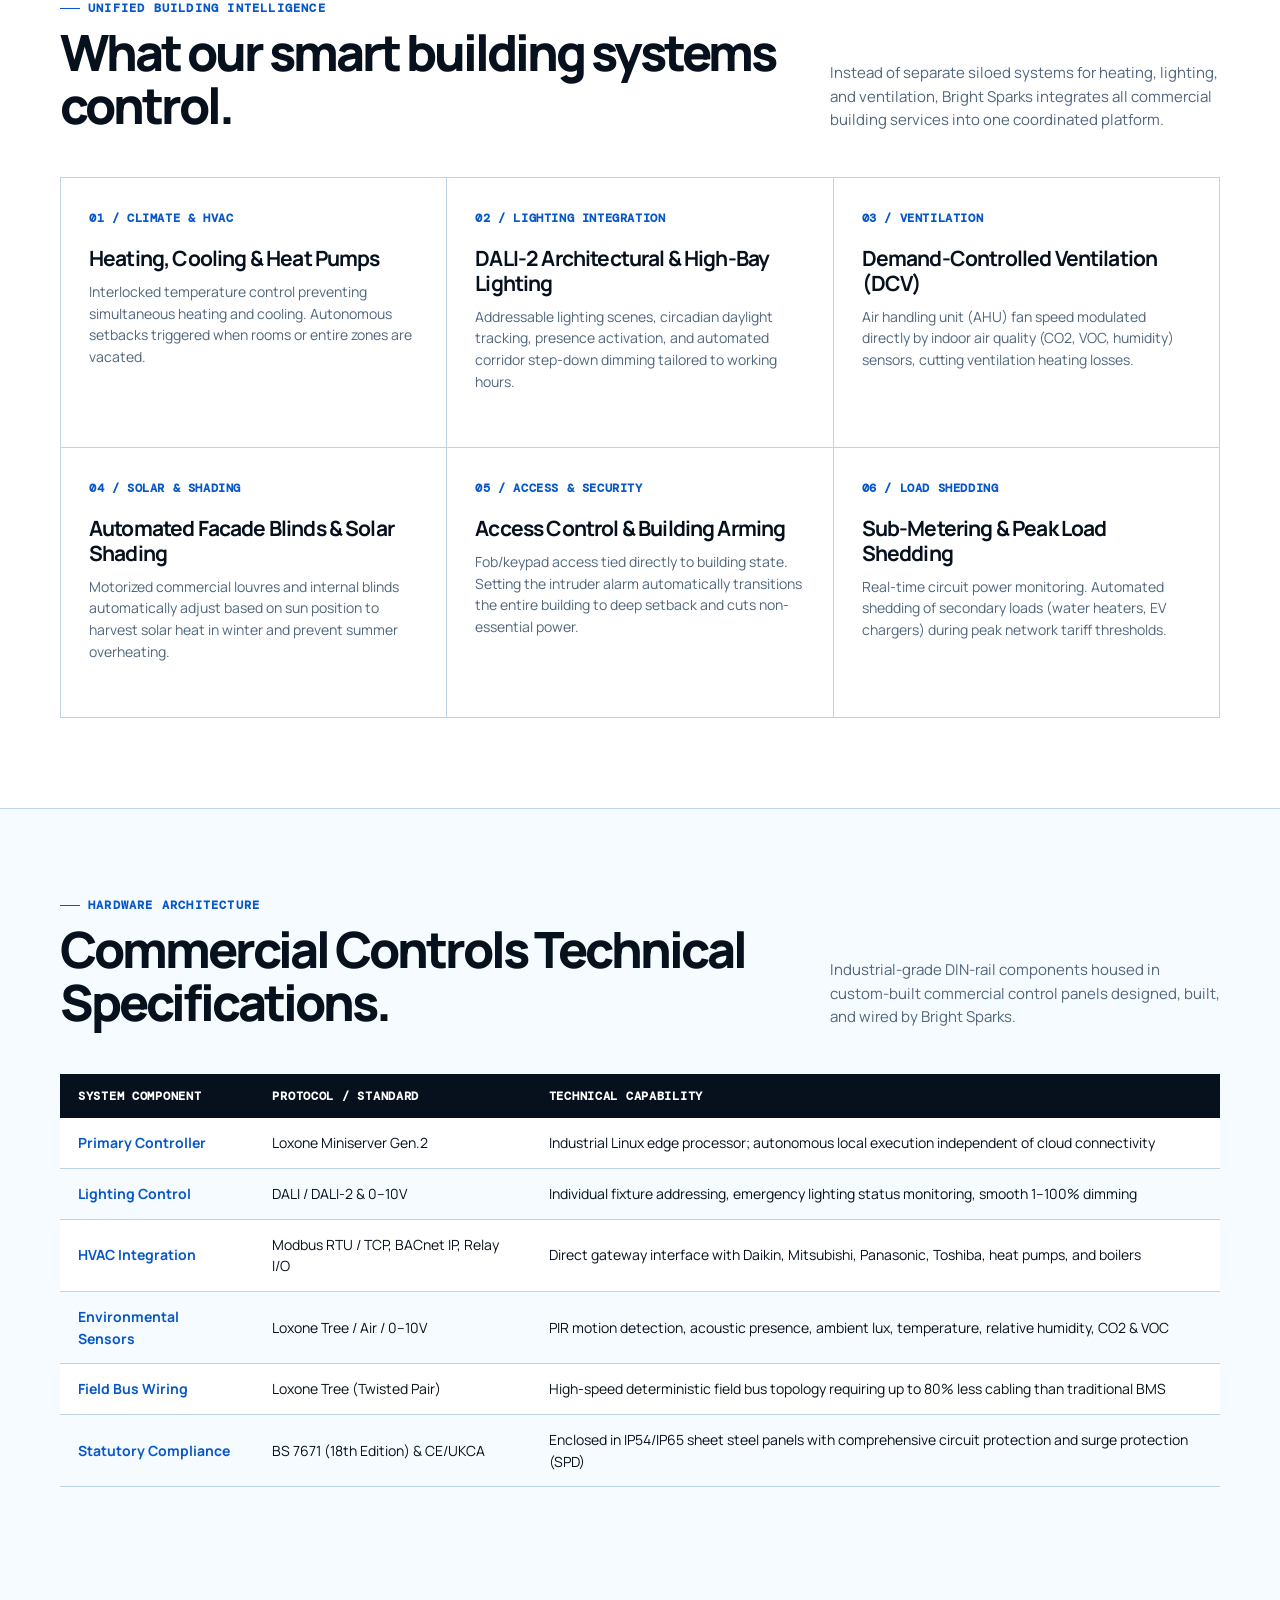
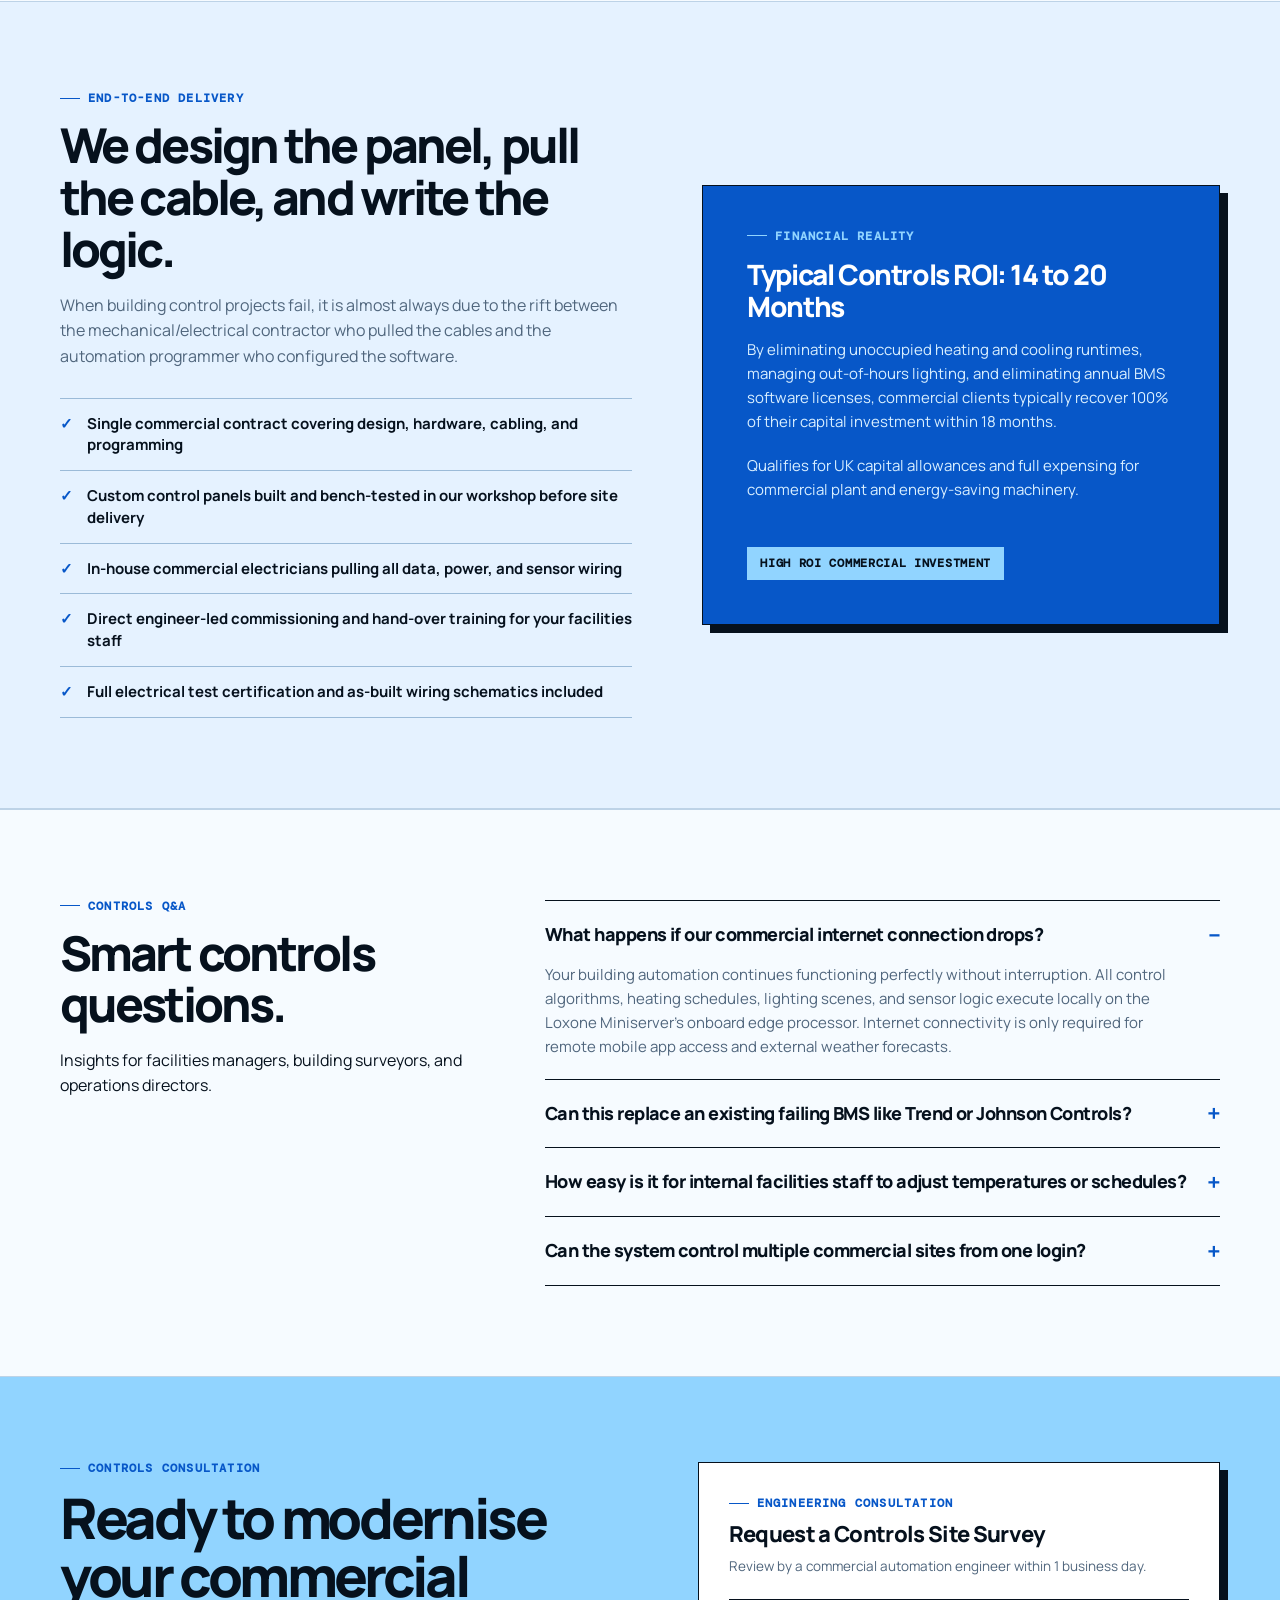
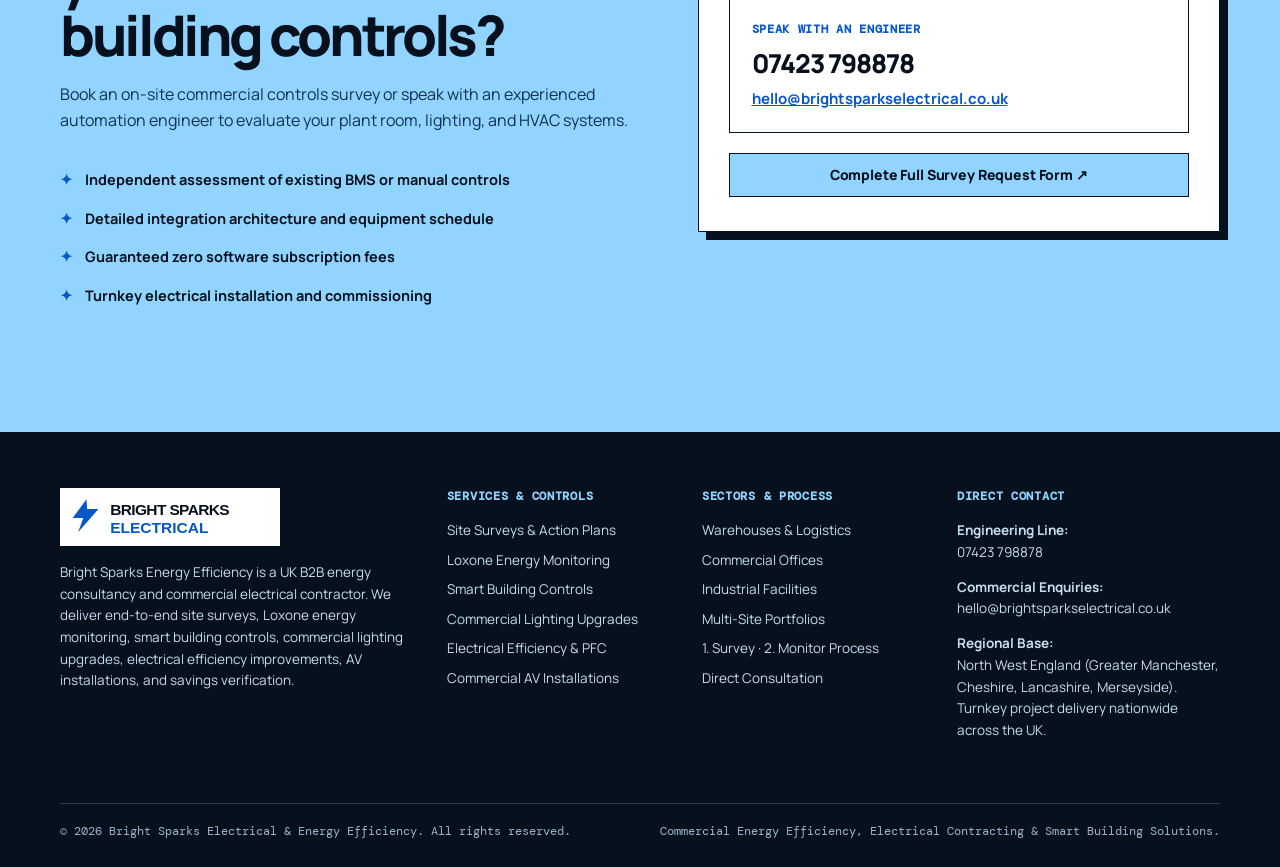
<file: smart-building-controls.html>
<!doctype html>
<html lang="en-GB">
<head>
  <meta charset="utf-8">
  <meta name="viewport" content="width=device-width, initial-scale=1">
  
  <title>Smart Commercial Building Controls & Automation | Bright Sparks</title>
  <meta name="description" content="UK smart commercial building controls and automation consultancy. Turnkey Loxone Miniserver integration, HVAC setback interlocking, DALI lighting, and zero software subscription fees.">
  <meta name="keywords" content="smart building controls, commercial building automation, BMS alternative, Loxone commercial integrator, HVAC automation, smart building engineering, UK commercial controls contractor">
  <meta name="author" content="Bright Sparks Electrical & Energy Efficiency">
  <meta name="robots" content="index, follow">
  <link rel="canonical" href="https://brightsparkselectrical.co.uk/smart-building-controls.html">

  <!-- Open Graph -->
  <meta property="og:type" content="website">
  <meta property="og:url" content="https://brightsparkselectrical.co.uk/smart-building-controls.html">
  <meta property="og:title" content="Smart Commercial Building Controls & Automation | Bright Sparks">
  <meta property="og:description" content="UK smart commercial building controls and automation consultancy. Turnkey Loxone Miniserver integration, HVAC setbacks, and zero subscription fees.">
  <meta property="og:image" content="https://brightsparkselectrical.co.uk/assets/bright-sparks-electrical-logo.svg">

  <!-- Schema.org JSON-LD -->
  <script type="application/ld+json">
  {
    "@context": "https://schema.org",
    "@type": "Service",
    "name": "Smart Commercial Building Controls & Automation",
    "provider": {
      "@type": "ElectricalContractor",
      "name": "Bright Sparks Electrical & Energy Efficiency",
      "telephone": "+447423798878",
      "url": "https://brightsparkselectrical.co.uk/"
    },
    "description": "Turnkey smart commercial building automation: Loxone Miniserver integration, unified HVAC/lighting/shading control, and zero recurring software licenses.",
    "areaServed": {
      "@type": "Country",
      "name": "United Kingdom"
    }
  }
  </script>

  <!-- Typography & CSS -->
  <link rel="preconnect" href="https://fonts.googleapis.com">
  <link rel="preconnect" href="https://fonts.gstatic.com" crossorigin>
  <link href="https://fonts.googleapis.com/css2?family=DM+Mono:wght@400;500;700&family=Manrope:wght@400;500;600;700;800&display=swap" rel="stylesheet">
  <link rel="stylesheet" href="assets/style.css">
</head>
<body>
  <a href="#main-content" class="skip-link">Skip to main content</a>

  <!-- Top Announcement Bar -->
  <div class="top">
    <div class="wrap">
      <span>UK COMMERCIAL ENERGY EFFICIENCY · ELECTRICAL CONTRACTING · SMART BUILDINGS</span>
      <span>Direct Engineer Line: <a href="tel:07423798878">07423 798878</a> | Nationwide Commercial Projects</span>
    </div>
  </div>

  <!-- Header Navigation -->
  <header class="wrap nav">
    <a class="brand" href="index.html" aria-label="Bright Sparks Electrical and Energy Efficiency Homepage">
      <img class="brand-logo" src="assets/bright-sparks-electrical-logo.svg" alt="Bright Sparks Commercial Electrical and Energy Efficiency Logo" width="220" height="58">
    </a>
    <button class="mobile-menu-btn" id="mobile-toggle" aria-expanded="false" aria-controls="primary-nav" aria-label="Toggle navigation menu">
      MENU ☰
    </button>
    <nav class="links" id="primary-nav" aria-label="Primary Navigation">
      <a href="index.html#services">Services</a>
      <a href="loxone-energy-monitoring.html">Loxone Monitoring</a>
      <a href="warehouse-energy-efficiency.html">Warehouses</a>
      <a href="office-energy-efficiency.html">Offices</a>
      <a href="smart-building-controls.html" class="active">Smart Controls</a>
      <a href="index.html#process">Process</a>
      <a href="site-survey.html">Site Survey</a>
      <a href="contact.html">Contact</a>
    </nav>
    <div class="nav-actions">
      <a class="btn primary" href="site-survey.html">Book a Survey</a>
    </div>
  </header>

  <!-- Breadcrumbs -->
  <div class="breadcrumbs">
    <div class="wrap">
      <a href="index.html">Home</a>
      <span>/</span>
      <a href="index.html#services">Services</a>
      <span>/</span>
      <span class="current">Smart Building Controls</span>
    </div>
  </div>

  <main id="main-content">
    <!-- Page Header -->
    <header class="page-header">
      <div class="wrap page-header-grid">
        <div>
          <div class="eyebrow">Intelligent Facility Automation</div>
          <h1>Smart Commercial Building Controls &amp; <em>Automation.</em></h1>
          <p class="lead">
            Unify your commercial lighting, climate, ventilation, and power circuits into an intelligent, self-optimising ecosystem. Eliminate conflicting systems and slash operational expenditure without the exorbitant recurring fees of legacy BMS platforms.
          </p>
          <div class="actions">
            <a class="btn primary" href="site-survey.html">Book a Controls Survey</a>
            <a class="btn dark" href="tel:07423798878">Speak With an Engineer</a>
          </div>
        </div>

        <div class="stat-callout">
          <div class="stat-num">£0 / Year</div>
          <div class="stat-label">Recurring Software Licensing Fees</div>
          <p>
            Unlike legacy BMS providers that lock facilities into punitive annual software maintenance contracts, our Loxone-based smart building architecture runs locally on edge hardware with zero mandatory recurring subscription costs.
          </p>
        </div>
      </div>
    </header>

    <!-- The BMS Dilemma vs Modern Smart Controls -->
    <section>
      <div class="wrap">
        <div class="head">
          <div>
            <div class="eyebrow">The Evolution of BMS</div>
            <h2>Why traditional building management systems are broken.</h2>
          </div>
          <p>
            For decades, commercial facilities have been held hostage by legacy BMS platforms that are prohibitively expensive to install, painful to modify, and plagued by annual subscription lock-in.
          </p>
        </div>

        <div class="two-col">
          <div class="feature-box">
            <h4>Legacy BMS Platforms (Trend / Schneider / Honeywell)</h4>
            <ul>
              <li>High initial capital expenditure on proprietary controllers and panels</li>
              <li>Compulsory annual software maintenance and driver licensing fees</li>
              <li>Only certified brand specialists can alter programming or add points</li>
              <li>Clunky, outdated user interfaces that facilities managers avoid using</li>
              <li>Isolated from lighting and power distribution systems</li>
            </ul>
          </div>

          <div class="feature-box" style="border-color: var(--blue); box-shadow: 4px 4px 0 var(--blue);">
            <h4 style="color:var(--blue)">Bright Sparks Smart Automation (Loxone Architecture)</h4>
            <ul>
              <li>Modern industrial-grade hardware running powerful local automation logic</li>
              <li>Zero mandatory annual software subscriptions or point-count fees</li>
              <li>Unified control across HVAC, lighting, shading, access, and energy metering</li>
              <li>Intuitive web &amp; mobile dashboards accessible by facilities teams anytime</li>
              <li>Installed, wired, and programmed end-to-end by Bright Sparks commercial engineers</li>
            </ul>
          </div>
        </div>
      </div>
    </section>

    <!-- Core Building Disciplines Controlled -->
    <section style="background: white; border-top: 1px solid var(--line); border-bottom: 1px solid var(--line);">
      <div class="wrap">
        <div class="head">
          <div>
            <div class="eyebrow">Unified Building Intelligence</div>
            <h2>What our smart building systems control.</h2>
          </div>
          <p>
            Instead of separate siloed systems for heating, lighting, and ventilation, Bright Sparks integrates all commercial building services into one coordinated platform.
          </p>
        </div>

        <div class="grid">
          <div class="service">
            <span class="num">01 / CLIMATE &amp; HVAC</span>
            <h3>Heating, Cooling &amp; Heat Pumps</h3>
            <p>Interlocked temperature control preventing simultaneous heating and cooling. Autonomous setbacks triggered when rooms or entire zones are vacated.</p>
          </div>

          <div class="service">
            <span class="num">02 / LIGHTING INTEGRATION</span>
            <h3>DALI-2 Architectural &amp; High-Bay Lighting</h3>
            <p>Addressable lighting scenes, circadian daylight tracking, presence activation, and automated corridor step-down dimming tailored to working hours.</p>
          </div>

          <div class="service">
            <span class="num">03 / VENTILATION</span>
            <h3>Demand-Controlled Ventilation (DCV)</h3>
            <p>Air handling unit (AHU) fan speed modulated directly by indoor air quality (CO2, VOC, humidity) sensors, cutting ventilation heating losses.</p>
          </div>

          <div class="service">
            <span class="num">04 / SOLAR &amp; SHADING</span>
            <h3>Automated Facade Blinds &amp; Solar Shading</h3>
            <p>Motorized commercial louvres and internal blinds automatically adjust based on sun position to harvest solar heat in winter and prevent summer overheating.</p>
          </div>

          <div class="service">
            <span class="num">05 / ACCESS &amp; SECURITY</span>
            <h3>Access Control &amp; Building Arming</h3>
            <p>Fob/keypad access tied directly to building state. Setting the intruder alarm automatically transitions the entire building to deep setback and cuts non-essential power.</p>
          </div>

          <div class="service">
            <span class="num">06 / LOAD SHEDDING</span>
            <h3>Sub-Metering &amp; Peak Load Shedding</h3>
            <p>Real-time circuit power monitoring. Automated shedding of secondary loads (water heaters, EV chargers) during peak network tariff thresholds.</p>
          </div>
        </div>
      </div>
    </section>

    <!-- Technical Specs Table -->
    <section>
      <div class="wrap">
        <div class="head">
          <div>
            <div class="eyebrow">Hardware Architecture</div>
            <h2>Commercial Controls Technical Specifications.</h2>
          </div>
          <p>
            Industrial-grade DIN-rail components housed in custom-built commercial control panels designed, built, and wired by Bright Sparks.
          </p>
        </div>

        <table class="specs-table">
          <thead>
            <tr>
              <th>System Component</th>
              <th>Protocol / Standard</th>
              <th>Technical Capability</th>
            </tr>
          </thead>
          <tbody>
            <tr>
              <td><strong>Primary Controller</strong></td>
              <td>Loxone Miniserver Gen.2</td>
              <td>Industrial Linux edge processor; autonomous local execution independent of cloud connectivity</td>
            </tr>
            <tr>
              <td><strong>Lighting Control</strong></td>
              <td>DALI / DALI-2 &amp; 0–10V</td>
              <td>Individual fixture addressing, emergency lighting status monitoring, smooth 1–100% dimming</td>
            </tr>
            <tr>
              <td><strong>HVAC Integration</strong></td>
              <td>Modbus RTU / TCP, BACnet IP, Relay I/O</td>
              <td>Direct gateway interface with Daikin, Mitsubishi, Panasonic, Toshiba, heat pumps, and boilers</td>
            </tr>
            <tr>
              <td><strong>Environmental Sensors</strong></td>
              <td>Loxone Tree / Air / 0–10V</td>
              <td>PIR motion detection, acoustic presence, ambient lux, temperature, relative humidity, CO2 &amp; VOC</td>
            </tr>
            <tr>
              <td><strong>Field Bus Wiring</strong></td>
              <td>Loxone Tree (Twisted Pair)</td>
              <td>High-speed deterministic field bus topology requiring up to 80% less cabling than traditional BMS</td>
            </tr>
            <tr>
              <td><strong>Statutory Compliance</strong></td>
              <td>BS 7671 (18th Edition) &amp; CE/UKCA</td>
              <td>Enclosed in IP54/IP65 sheet steel panels with comprehensive circuit protection and surge protection (SPD)</td>
            </tr>
          </tbody>
        </table>
      </div>
    </section>

    <!-- Turnkey Engineering Guarantee -->
    <section class="split">
      <div class="wrap splitgrid">
        <div>
          <div class="eyebrow">End-to-End Delivery</div>
          <h2 class="statement">We design the panel, pull the cable, and write the logic.</h2>
          <p>
            When building control projects fail, it is almost always due to the rift between the mechanical/electrical contractor who pulled the cables and the automation programmer who configured the software.
          </p>
          <ul class="checks">
            <li>Single commercial contract covering design, hardware, cabling, and programming</li>
            <li>Custom control panels built and bench-tested in our workshop before site delivery</li>
            <li>In-house commercial electricians pulling all data, power, and sensor wiring</li>
            <li>Direct engineer-led commissioning and hand-over training for your facilities staff</li>
            <li>Full electrical test certification and as-built wiring schematics included</li>
          </ul>
        </div>
        <div class="proof">
          <div>
            <div class="eyebrow" style="color:var(--sky)">Financial Reality</div>
            <h3>Typical Controls ROI: 14 to 20 Months</h3>
            <p>
              By eliminating unoccupied heating and cooling runtimes, managing out-of-hours lighting, and eliminating annual BMS software licenses, commercial clients typically recover 100% of their capital investment within 18 months.
            </p>
            <p>
              Qualifies for UK capital allowances and full expensing for commercial plant and energy-saving machinery.
            </p>
          </div>
          <span class="tag">HIGH ROI COMMERCIAL INVESTMENT</span>
        </div>
      </div>
    </section>

    <!-- FAQs -->
    <section class="faq-section">
      <div class="wrap faqgrid">
        <div>
          <div class="eyebrow">Controls Q&amp;A</div>
          <h2 class="statement">Smart controls questions.</h2>
          <p>
            Insights for facilities managers, building surveyors, and operations directors.
          </p>
        </div>
        <div class="faqs">
          <details open>
            <summary>What happens if our commercial internet connection drops?</summary>
            <p>
              Your building automation continues functioning perfectly without interruption. All control algorithms, heating schedules, lighting scenes, and sensor logic execute locally on the Loxone Miniserver's onboard edge processor. Internet connectivity is only required for remote mobile app access and external weather forecasts.
            </p>
          </details>

          <details>
            <summary>Can this replace an existing failing BMS like Trend or Johnson Controls?</summary>
            <p>
              Yes. We routinely retrofit and modernise legacy BMS systems. We can reuse existing field sensor cabling and valve/damper actuators where sound, replacing obsolete out-of-support central controllers with a modern Loxone control architecture at a fraction of the cost of a legacy BMS replacement.
            </p>
          </details>

          <details>
            <summary>How easy is it for internal facilities staff to adjust temperatures or schedules?</summary>
            <p>
              Extremely simple. The system provides an intuitive web interface and mobile app. Authorised facilities managers can adjust room temperatures, override schedules for special events, or review energy consumption with just a few clicks—no specialist programming software required.
            </p>
          </details>

          <details>
            <summary>Can the system control multiple commercial sites from one login?</summary>
            <p>
              Yes. Loxone provides a centralised multi-site management dashboard allowing property directors and estate managers to oversee heating status, energy consumption, and fault alarms across multiple commercial buildings simultaneously.
            </p>
          </details>
        </div>
      </div>
    </section>

    <!-- CTA Section -->
    <section class="contact" style="background: var(--sky); border-top: 1px solid var(--line);">
      <div class="wrap contactgrid">
        <div>
          <div class="eyebrow">Controls Consultation</div>
          <h2>Ready to modernise your commercial building controls?</h2>
          <p class="contact-intro">
            Book an on-site commercial controls survey or speak with an experienced automation engineer to evaluate your plant room, lighting, and HVAC systems.
          </p>
          <ul class="contact-perks">
            <li>Independent assessment of existing BMS or manual controls</li>
            <li>Detailed integration architecture and equipment schedule</li>
            <li>Guaranteed zero software subscription fees</li>
            <li>Turnkey electrical installation and commissioning</li>
          </ul>
        </div>

        <div class="contactcard">
          <div class="eyebrow">Engineering Consultation</div>
          <div class="form-title">Request a Controls Site Survey</div>
          <p class="form-subtitle">Review by a commercial automation engineer within 1 business day.</p>
          <div class="direct-box" style="margin-bottom: 20px;">
            <span>Speak With an Engineer</span>
            <a class="phone-link" href="tel:07423798878">07423 798878</a>
            <a class="email-link" href="mailto:hello@brightsparkselectrical.co.uk">hello@brightsparkselectrical.co.uk</a>
          </div>
          <a href="site-survey.html" class="btn primary" style="width: 100%;">Complete Full Survey Request Form ↗</a>
        </div>
      </div>
    </section>
  </main>

  <!-- Footer -->
  <footer class="footer">
    <div class="wrap">
      <div class="footergrid">
        <div>
          <div class="footer-brand">
            <a class="brand" href="index.html" aria-label="Bright Sparks Electrical and Energy Efficiency">
              <img class="brand-logo" src="assets/bright-sparks-electrical-logo.svg" alt="Bright Sparks Commercial Energy Efficiency" width="200" height="53">
            </a>
          </div>
          <p>
            Bright Sparks Energy Efficiency is a UK B2B energy consultancy and commercial electrical contractor. We deliver end-to-end site surveys, Loxone energy monitoring, smart building controls, commercial lighting upgrades, electrical efficiency improvements, AV installations, and savings verification.
          </p>
        </div>

        <div>
          <h4>Services &amp; Controls</h4>
          <a href="site-survey.html">Site Surveys &amp; Action Plans</a>
          <a href="loxone-energy-monitoring.html">Loxone Energy Monitoring</a>
          <a href="smart-building-controls.html">Smart Building Controls</a>
          <a href="commercial-lighting-upgrades.html">Commercial Lighting Upgrades</a>
          <a href="electrical-efficiency.html">Electrical Efficiency &amp; PFC</a>
          <a href="commercial-av-installations.html">Commercial AV Installations</a>
        </div>

        <div>
          <h4>Sectors &amp; Process</h4>
          <a href="warehouse-energy-efficiency.html">Warehouses &amp; Logistics</a>
          <a href="office-energy-efficiency.html">Commercial Offices</a>
          <a href="electrical-efficiency.html">Industrial Facilities</a>
          <a href="site-survey.html">Multi-Site Portfolios</a>
          <a href="index.html#process">1. Survey · 2. Monitor Process</a>
          <a href="contact.html">Direct Consultation</a>
        </div>

        <div>
          <h4>Direct Contact</h4>
          <p>
            <strong>Engineering Line:</strong><br>
            <a href="tel:07423798878">07423 798878</a>
          </p>
          <p>
            <strong>Commercial Enquiries:</strong><br>
            <a href="mailto:hello@brightsparkselectrical.co.uk">hello@brightsparkselectrical.co.uk</a>
          </p>
          <p>
            <strong>Regional Base:</strong><br>
            North West England (Greater Manchester, Cheshire, Lancashire, Merseyside). Turnkey project delivery nationwide across the UK.
          </p>
        </div>
      </div>

      <div class="fine">
        <span>&copy; 2026 Bright Sparks Electrical &amp; Energy Efficiency. All rights reserved.</span>
        <span>Commercial Energy Efficiency, Electrical Contracting &amp; Smart Building Solutions.</span>
      </div>
    </div>
  </footer>

  <script>
    const toggleBtn = document.getElementById('mobile-toggle');
    const primaryNav = document.getElementById('primary-nav');
    if (toggleBtn && primaryNav) {
      toggleBtn.addEventListener('click', function() {
        const isOpen = primaryNav.classList.toggle('is-open');
        toggleBtn.setAttribute('aria-expanded', isOpen);
        toggleBtn.textContent = isOpen ? 'CLOSE ✕' : 'MENU ☰';
      });
    }
  </script>
</body>
</html>
</file>
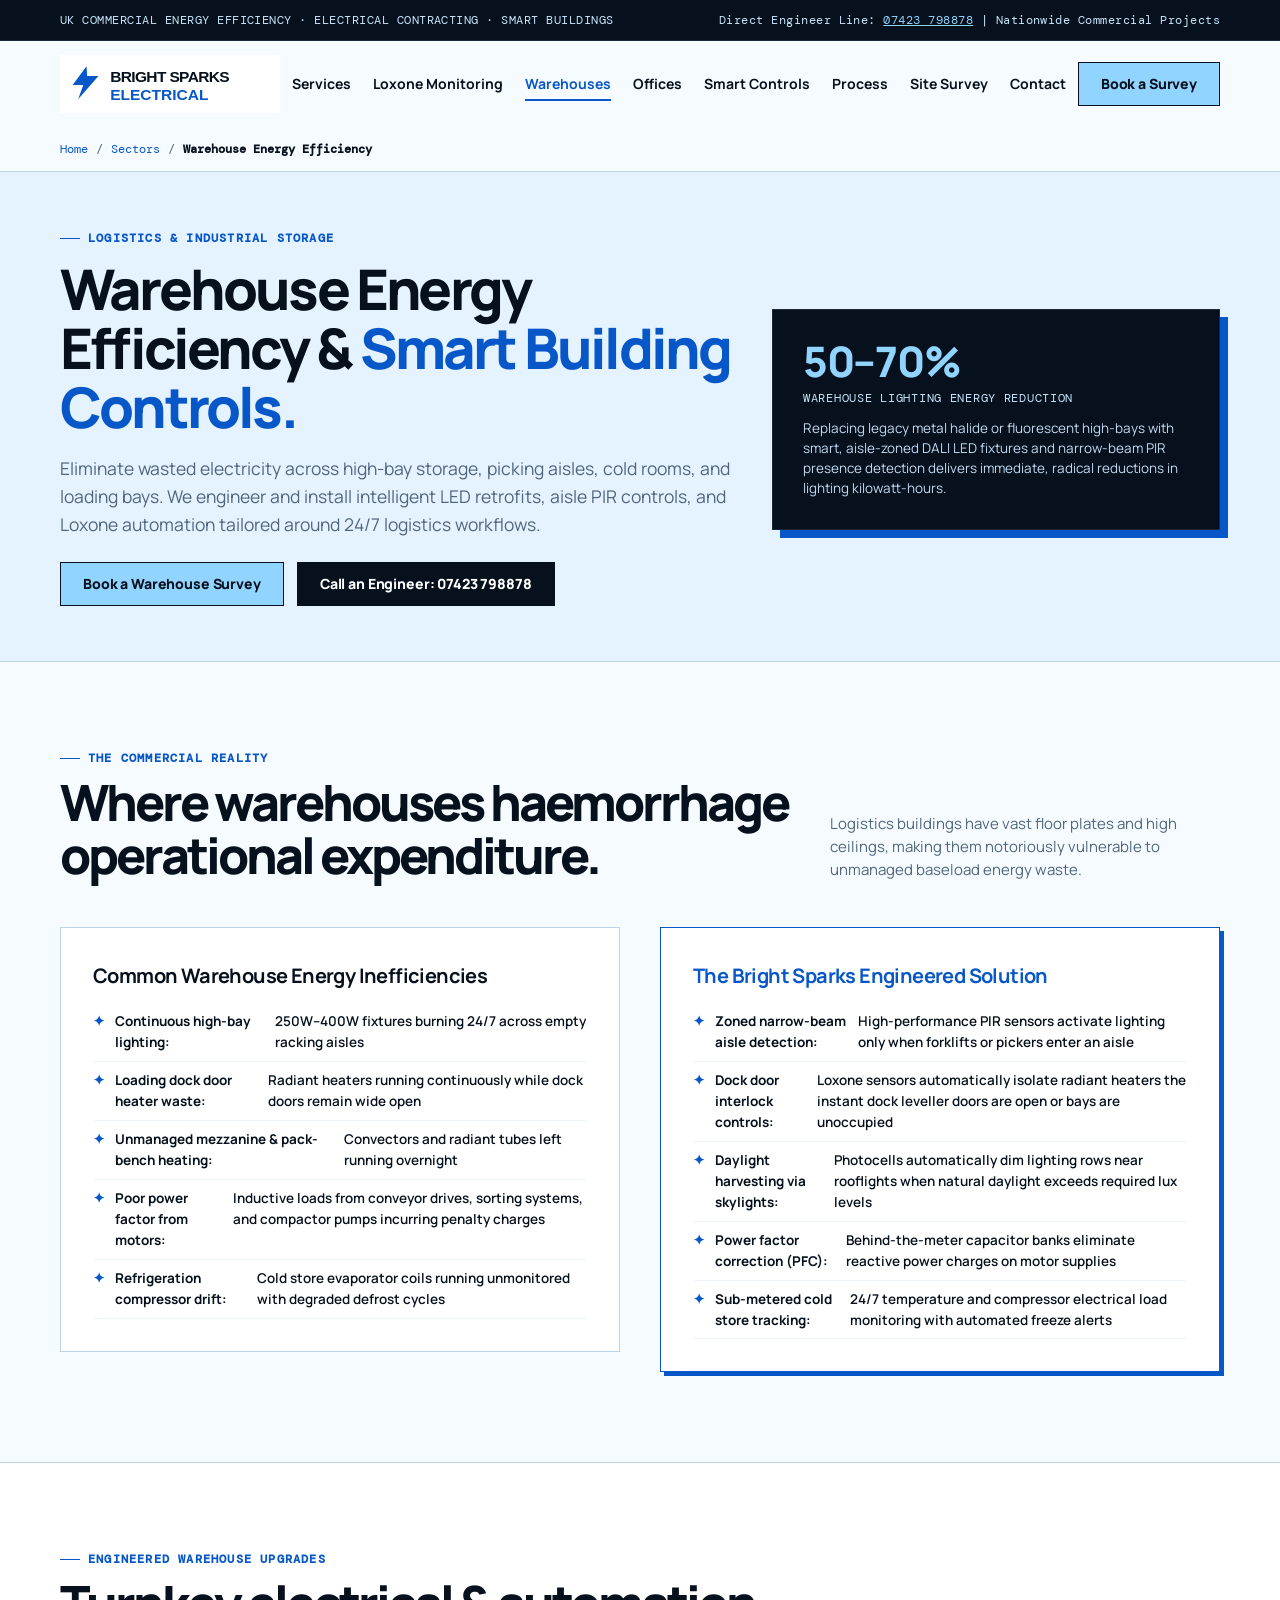
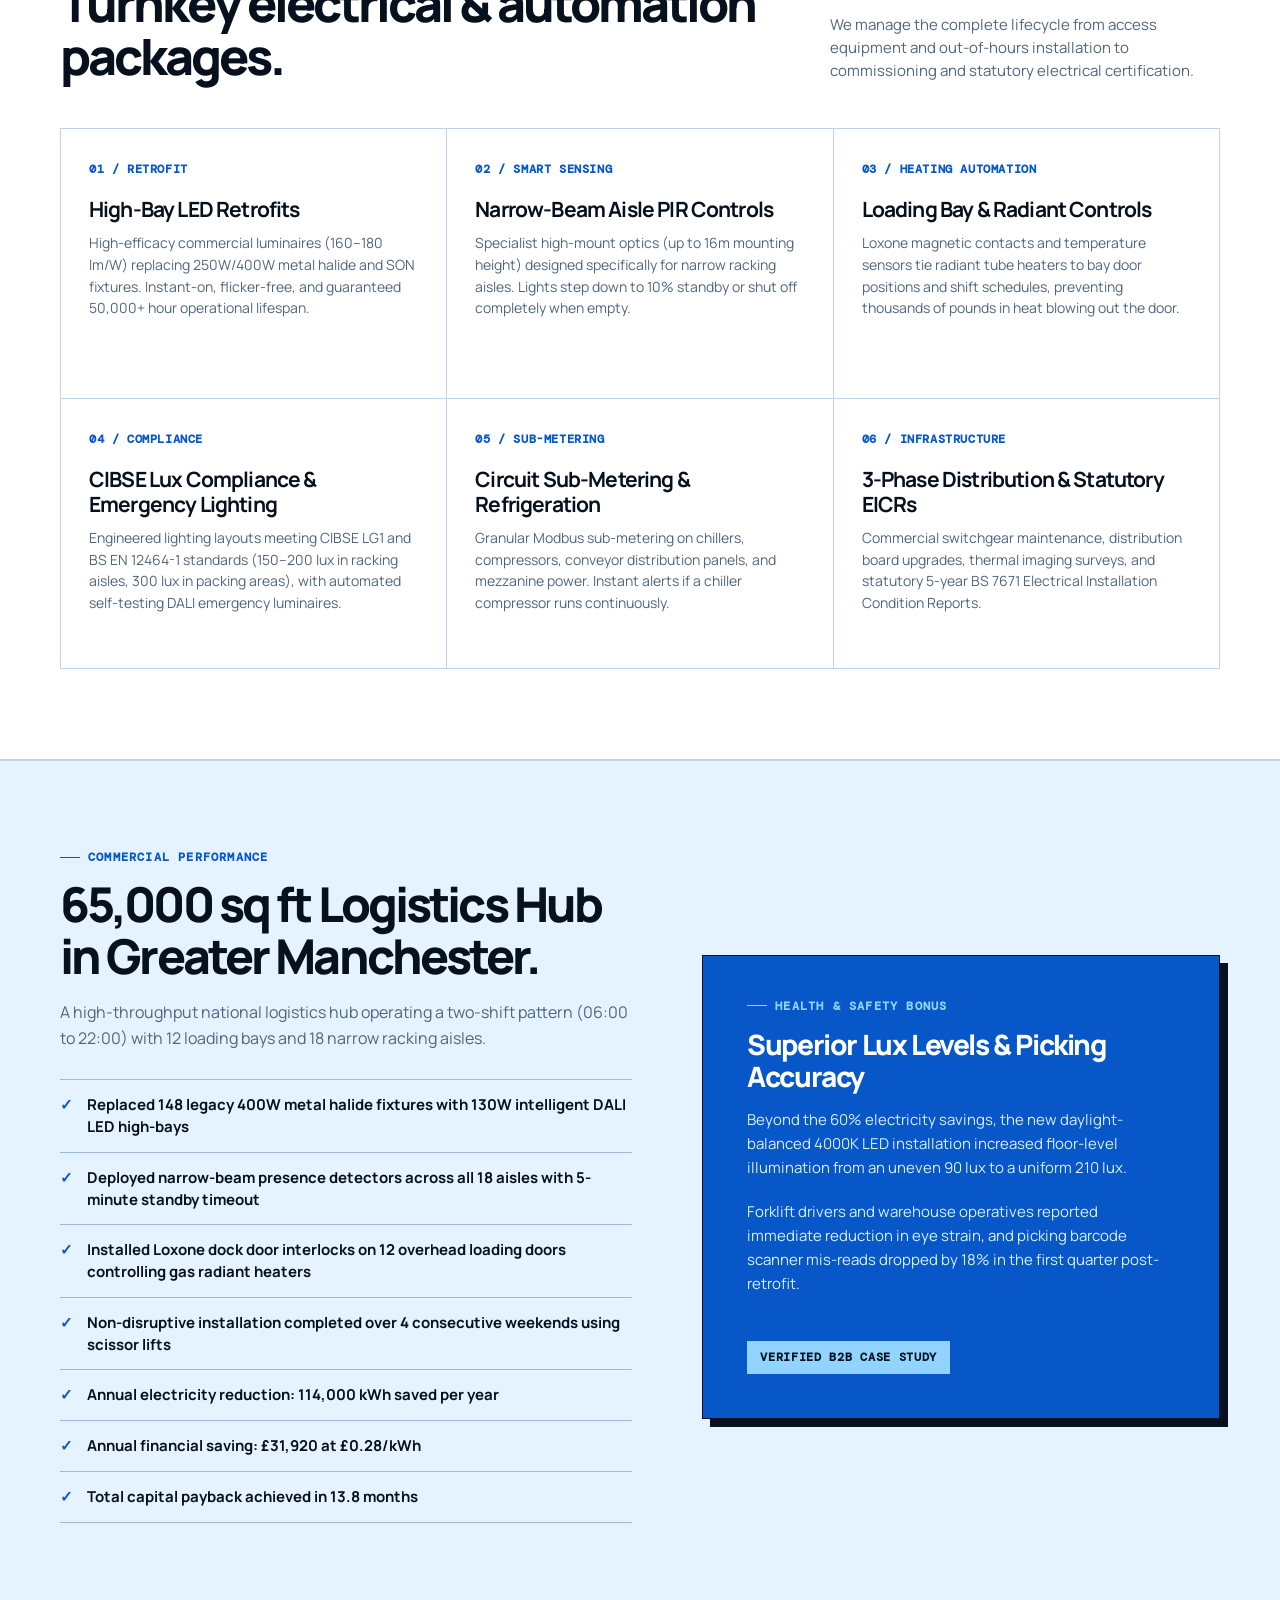
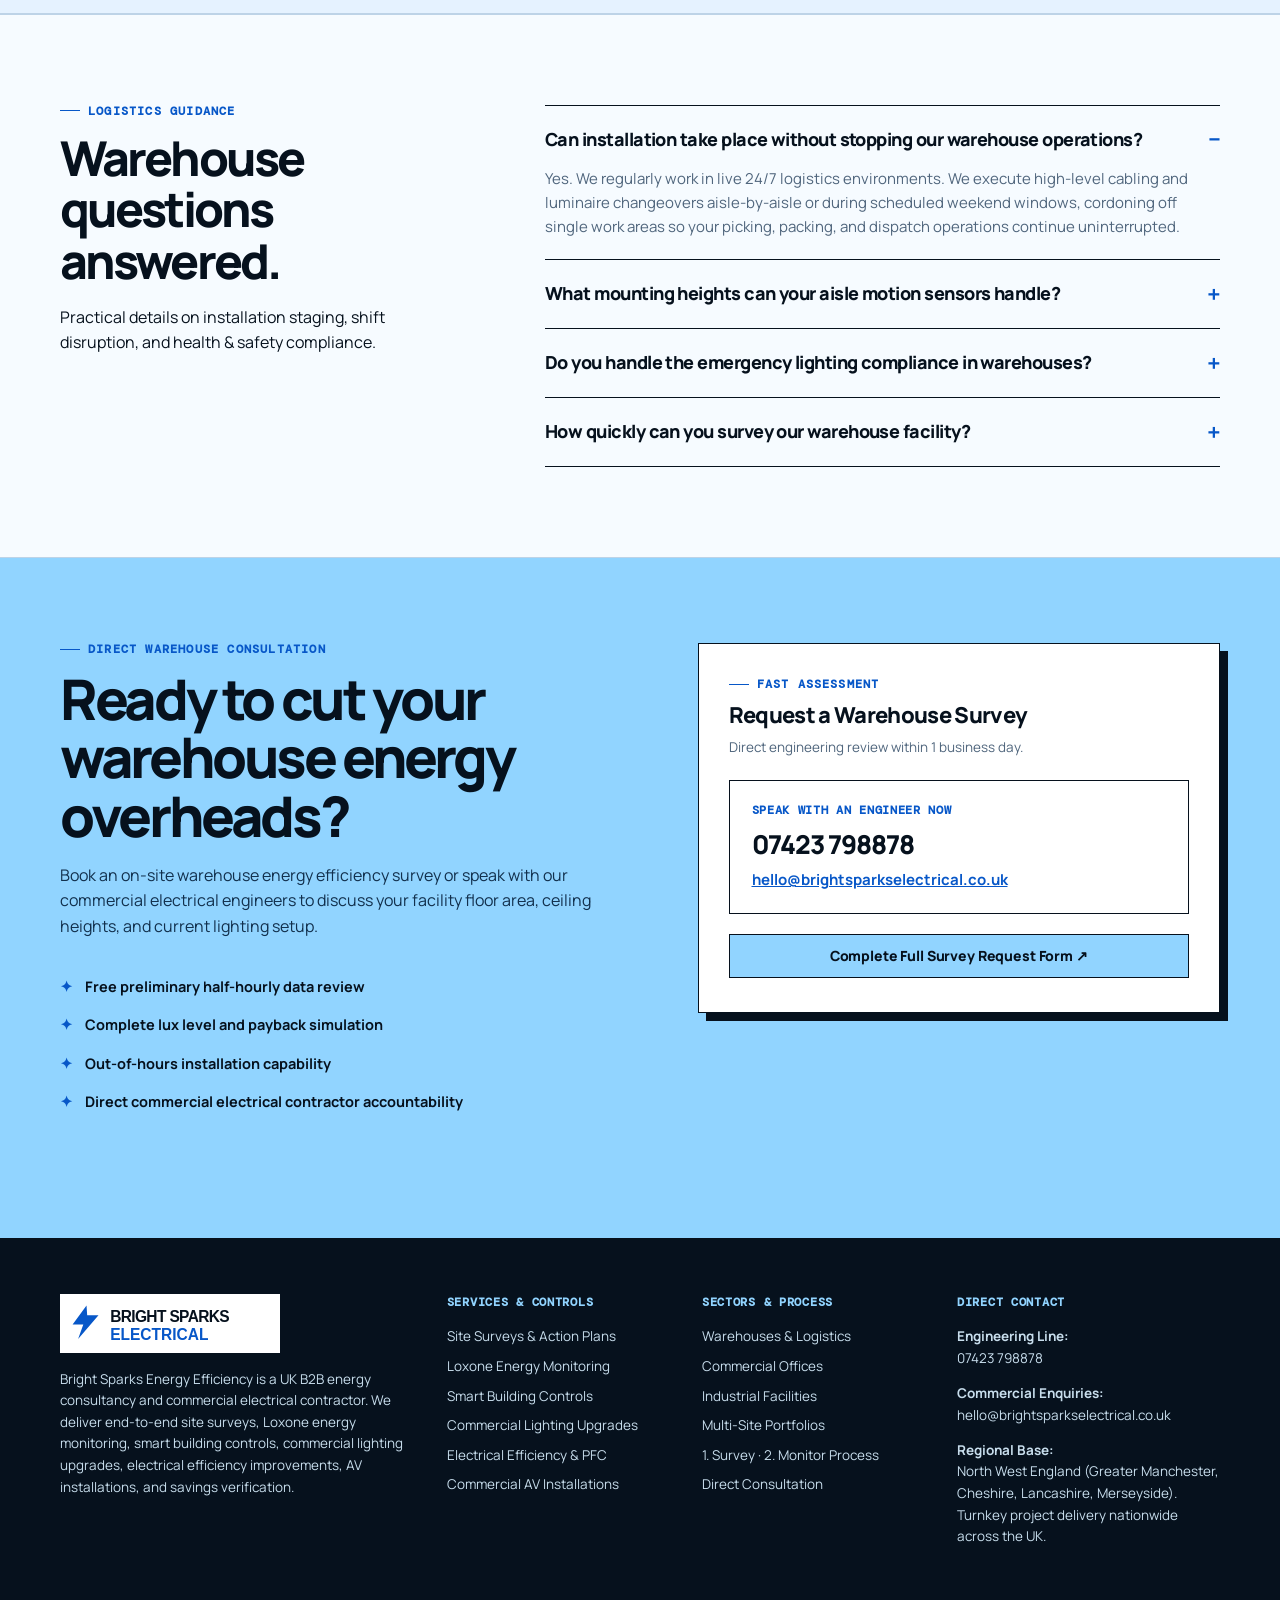
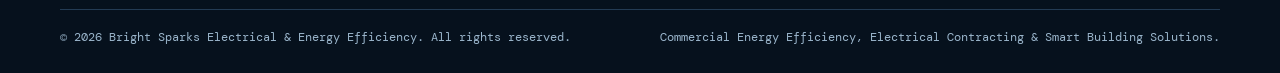
<file: warehouse-energy-efficiency.html>
<!doctype html>
<html lang="en-GB">
<head>
  <meta charset="utf-8">
  <meta name="viewport" content="width=device-width, initial-scale=1">
  
  <title>Warehouse Energy Efficiency & Smart Building Controls | Bright Sparks</title>
  <meta name="description" content="UK warehouse energy efficiency consultancy and turnkey electrical installation. High-bay LED retrofits, narrow-beam aisle PIRs, loading bay heater controls, and Loxone automation.">
  <meta name="keywords" content="warehouse energy efficiency, logistics energy savings, high bay LED retrofit, warehouse smart lighting, aisle occupancy sensors, loading dock heater interlock, commercial warehouse electrical contractor, UK distribution centre energy">
  <meta name="author" content="Bright Sparks Electrical & Energy Efficiency">
  <meta name="robots" content="index, follow">
  <link rel="canonical" href="https://brightsparkselectrical.co.uk/warehouse-energy-efficiency.html">

  <!-- Open Graph -->
  <meta property="og:type" content="website">
  <meta property="og:url" content="https://brightsparkselectrical.co.uk/warehouse-energy-efficiency.html">
  <meta property="og:title" content="Warehouse Energy Efficiency & Smart Building Controls | Bright Sparks">
  <meta property="og:description" content="UK warehouse energy efficiency consultancy and turnkey electrical installation. High-bay LED retrofits, aisle PIRs, dock heater interlocks, and Loxone automation.">
  <meta property="og:image" content="https://brightsparkselectrical.co.uk/assets/bright-sparks-electrical-logo.svg">

  <!-- Schema.org JSON-LD -->
  <script type="application/ld+json">
  {
    "@context": "https://schema.org",
    "@type": "Service",
    "name": "Warehouse Energy Efficiency Solutions",
    "provider": {
      "@type": "ElectricalContractor",
      "name": "Bright Sparks Electrical & Energy Efficiency",
      "telephone": "+447423798878",
      "url": "https://brightsparkselectrical.co.uk/"
    },
    "description": "Turnkey energy efficiency solutions for warehouses and logistics hubs: high-bay LED lighting retrofits, aisle occupancy sensing, loading dock heating interlocks, and Loxone automation.",
    "areaServed": {
      "@type": "Country",
      "name": "United Kingdom"
    }
  }
  </script>

  <!-- Typography & CSS -->
  <link rel="preconnect" href="https://fonts.googleapis.com">
  <link rel="preconnect" href="https://fonts.gstatic.com" crossorigin>
  <link href="https://fonts.googleapis.com/css2?family=DM+Mono:wght@400;500;700&family=Manrope:wght@400;500;600;700;800&display=swap" rel="stylesheet">
  <link rel="stylesheet" href="assets/style.css">
</head>
<body>
  <a href="#main-content" class="skip-link">Skip to main content</a>

  <!-- Top Announcement Bar -->
  <div class="top">
    <div class="wrap">
      <span>UK COMMERCIAL ENERGY EFFICIENCY · ELECTRICAL CONTRACTING · SMART BUILDINGS</span>
      <span>Direct Engineer Line: <a href="tel:07423798878">07423 798878</a> | Nationwide Commercial Projects</span>
    </div>
  </div>

  <!-- Header Navigation -->
  <header class="wrap nav">
    <a class="brand" href="index.html" aria-label="Bright Sparks Electrical and Energy Efficiency Homepage">
      <img class="brand-logo" src="assets/bright-sparks-electrical-logo.svg" alt="Bright Sparks Commercial Electrical and Energy Efficiency Logo" width="220" height="58">
    </a>
    <button class="mobile-menu-btn" id="mobile-toggle" aria-expanded="false" aria-controls="primary-nav" aria-label="Toggle navigation menu">
      MENU ☰
    </button>
    <nav class="links" id="primary-nav" aria-label="Primary Navigation">
      <a href="index.html#services">Services</a>
      <a href="loxone-energy-monitoring.html">Loxone Monitoring</a>
      <a href="warehouse-energy-efficiency.html" class="active">Warehouses</a>
      <a href="office-energy-efficiency.html">Offices</a>
      <a href="smart-building-controls.html">Smart Controls</a>
      <a href="index.html#process">Process</a>
      <a href="site-survey.html">Site Survey</a>
      <a href="contact.html">Contact</a>
    </nav>
    <div class="nav-actions">
      <a class="btn primary" href="site-survey.html">Book a Survey</a>
    </div>
  </header>

  <!-- Breadcrumbs -->
  <div class="breadcrumbs">
    <div class="wrap">
      <a href="index.html">Home</a>
      <span>/</span>
      <a href="index.html#sectors">Sectors</a>
      <span>/</span>
      <span class="current">Warehouse Energy Efficiency</span>
    </div>
  </div>

  <main id="main-content">
    <!-- Page Header -->
    <header class="page-header">
      <div class="wrap page-header-grid">
        <div>
          <div class="eyebrow">Logistics &amp; Industrial Storage</div>
          <h1>Warehouse Energy Efficiency &amp; <em>Smart Building Controls.</em></h1>
          <p class="lead">
            Eliminate wasted electricity across high-bay storage, picking aisles, cold rooms, and loading bays. We engineer and install intelligent LED retrofits, aisle PIR controls, and Loxone automation tailored around 24/7 logistics workflows.
          </p>
          <div class="actions">
            <a class="btn primary" href="site-survey.html">Book a Warehouse Survey</a>
            <a class="btn dark" href="tel:07423798878">Call an Engineer: 07423 798878</a>
          </div>
        </div>

        <div class="stat-callout">
          <div class="stat-num">50–70%</div>
          <div class="stat-label">Warehouse Lighting Energy Reduction</div>
          <p>
            Replacing legacy metal halide or fluorescent high-bays with smart, aisle-zoned DALI LED fixtures and narrow-beam PIR presence detection delivers immediate, radical reductions in lighting kilowatt-hours.
          </p>
        </div>
      </div>
    </header>

    <!-- Operational Challenges -->
    <section>
      <div class="wrap">
        <div class="head">
          <div>
            <div class="eyebrow">The Commercial Reality</div>
            <h2>Where warehouses haemorrhage operational expenditure.</h2>
          </div>
          <p>
            Logistics buildings have vast floor plates and high ceilings, making them notoriously vulnerable to unmanaged baseload energy waste.
          </p>
        </div>

        <div class="two-col">
          <div class="feature-box">
            <h4>Common Warehouse Energy Inefficiencies</h4>
            <ul>
              <li><strong>Continuous high-bay lighting:</strong> 250W–400W fixtures burning 24/7 across empty racking aisles</li>
              <li><strong>Loading dock door heater waste:</strong> Radiant heaters running continuously while dock doors remain wide open</li>
              <li><strong>Unmanaged mezzanine &amp; pack-bench heating:</strong> Convectors and radiant tubes left running overnight</li>
              <li><strong>Poor power factor from motors:</strong> Inductive loads from conveyor drives, sorting systems, and compactor pumps incurring penalty charges</li>
              <li><strong>Refrigeration compressor drift:</strong> Cold store evaporator coils running unmonitored with degraded defrost cycles</li>
            </ul>
          </div>

          <div class="feature-box" style="border-color:var(--blue); box-shadow: 4px 4px 0 var(--blue);">
            <h4 style="color:var(--blue)">The Bright Sparks Engineered Solution</h4>
            <ul>
              <li><strong>Zoned narrow-beam aisle detection:</strong> High-performance PIR sensors activate lighting only when forklifts or pickers enter an aisle</li>
              <li><strong>Dock door interlock controls:</strong> Loxone sensors automatically isolate radiant heaters the instant dock leveller doors are open or bays are unoccupied</li>
              <li><strong>Daylight harvesting via skylights:</strong> Photocells automatically dim lighting rows near rooflights when natural daylight exceeds required lux levels</li>
              <li><strong>Power factor correction (PFC):</strong> Behind-the-meter capacitor banks eliminate reactive power charges on motor supplies</li>
              <li><strong>Sub-metered cold store tracking:</strong> 24/7 temperature and compressor electrical load monitoring with automated freeze alerts</li>
            </ul>
          </div>
        </div>
      </div>
    </section>

    <!-- Key Technical Solutions Grid -->
    <section style="background: white; border-top: 1px solid var(--line); border-bottom: 1px solid var(--line);">
      <div class="wrap">
        <div class="head">
          <div>
            <div class="eyebrow">Engineered Warehouse Upgrades</div>
            <h2>Turnkey electrical &amp; automation packages.</h2>
          </div>
          <p>
            We manage the complete lifecycle from access equipment and out-of-hours installation to commissioning and statutory electrical certification.
          </p>
        </div>

        <div class="grid">
          <div class="service">
            <span class="num">01 / RETROFIT</span>
            <h3>High-Bay LED Retrofits</h3>
            <p>High-efficacy commercial luminaires (160–180 lm/W) replacing 250W/400W metal halide and SON fixtures. Instant-on, flicker-free, and guaranteed 50,000+ hour operational lifespan.</p>
          </div>

          <div class="service">
            <span class="num">02 / SMART SENSING</span>
            <h3>Narrow-Beam Aisle PIR Controls</h3>
            <p>Specialist high-mount optics (up to 16m mounting height) designed specifically for narrow racking aisles. Lights step down to 10% standby or shut off completely when empty.</p>
          </div>

          <div class="service">
            <span class="num">03 / HEATING AUTOMATION</span>
            <h3>Loading Bay &amp; Radiant Controls</h3>
            <p>Loxone magnetic contacts and temperature sensors tie radiant tube heaters to bay door positions and shift schedules, preventing thousands of pounds in heat blowing out the door.</p>
          </div>

          <div class="service">
            <span class="num">04 / COMPLIANCE</span>
            <h3>CIBSE Lux Compliance &amp; Emergency Lighting</h3>
            <p>Engineered lighting layouts meeting CIBSE LG1 and BS EN 12464-1 standards (150–200 lux in racking aisles, 300 lux in packing areas), with automated self-testing DALI emergency luminaires.</p>
          </div>

          <div class="service">
            <span class="num">05 / SUB-METERING</span>
            <h3>Circuit Sub-Metering &amp; Refrigeration</h3>
            <p>Granular Modbus sub-metering on chillers, compressors, conveyor distribution panels, and mezzanine power. Instant alerts if a chiller compressor runs continuously.</p>
          </div>

          <div class="service">
            <span class="num">06 / INFRASTRUCTURE</span>
            <h3>3-Phase Distribution &amp; Statutory EICRs</h3>
            <p>Commercial switchgear maintenance, distribution board upgrades, thermal imaging surveys, and statutory 5-year BS 7671 Electrical Installation Condition Reports.</p>
          </div>
        </div>
      </div>
    </section>

    <!-- Case Study Section -->
    <section class="split">
      <div class="wrap splitgrid">
        <div>
          <div class="eyebrow">Commercial Performance</div>
          <h2 class="statement">65,000 sq ft Logistics Hub in Greater Manchester.</h2>
          <p>
            A high-throughput national logistics hub operating a two-shift pattern (06:00 to 22:00) with 12 loading bays and 18 narrow racking aisles.
          </p>
          <ul class="checks">
            <li>Replaced 148 legacy 400W metal halide fixtures with 130W intelligent DALI LED high-bays</li>
            <li>Deployed narrow-beam presence detectors across all 18 aisles with 5-minute standby timeout</li>
            <li>Installed Loxone dock door interlocks on 12 overhead loading doors controlling gas radiant heaters</li>
            <li>Non-disruptive installation completed over 4 consecutive weekends using scissor lifts</li>
            <li>Annual electricity reduction: 114,000 kWh saved per year</li>
            <li>Annual financial saving: £31,920 at £0.28/kWh</li>
            <li>Total capital payback achieved in 13.8 months</li>
          </ul>
        </div>
        <div class="proof">
          <div>
            <div class="eyebrow" style="color:var(--sky)">Health &amp; Safety Bonus</div>
            <h3>Superior Lux Levels &amp; Picking Accuracy</h3>
            <p>
              Beyond the 60% electricity savings, the new daylight-balanced 4000K LED installation increased floor-level illumination from an uneven 90 lux to a uniform 210 lux.
            </p>
            <p>
              Forklift drivers and warehouse operatives reported immediate reduction in eye strain, and picking barcode scanner mis-reads dropped by 18% in the first quarter post-retrofit.
            </p>
          </div>
          <span class="tag">VERIFIED B2B CASE STUDY</span>
        </div>
      </div>
    </section>

    <!-- FAQs -->
    <section class="faq-section">
      <div class="wrap faqgrid">
        <div>
          <div class="eyebrow">Logistics Guidance</div>
          <h2 class="statement">Warehouse questions answered.</h2>
          <p>
            Practical details on installation staging, shift disruption, and health &amp; safety compliance.
          </p>
        </div>
        <div class="faqs">
          <details open>
            <summary>Can installation take place without stopping our warehouse operations?</summary>
            <p>
              Yes. We regularly work in live 24/7 logistics environments. We execute high-level cabling and luminaire changeovers aisle-by-aisle or during scheduled weekend windows, cordoning off single work areas so your picking, packing, and dispatch operations continue uninterrupted.
            </p>
          </details>

          <details>
            <summary>What mounting heights can your aisle motion sensors handle?</summary>
            <p>
              We deploy specialised high-mount optics engineered specifically for narrow racking corridors up to 16 metres high. The narrow rectangular detection pattern ensures sensors trigger only when a vehicle or operative enters that specific aisle, preventing cross-aisle false triggering.
            </p>
          </details>

          <details>
            <summary>Do you handle the emergency lighting compliance in warehouses?</summary>
            <p>
              Yes. We design and install BS 5266-compliant commercial emergency lighting systems, including automated self-testing DALI emergency luminaires that eliminate manual monthly key-switch testing across extensive warehouse footprints.
            </p>
          </details>

          <details>
            <summary>How quickly can you survey our warehouse facility?</summary>
            <p>
              We can typically carry out a site survey within 3 to 5 business days across the North West and nationwide. Within one week of the site audit, we present your comprehensive Energy-Saving Action Plan with exact equipment counts, lux simulations, and payback modelling.
            </p>
          </details>
        </div>
      </div>
    </section>

    <!-- CTA Section -->
    <section class="contact" style="background: var(--sky); border-top: 1px solid var(--line);">
      <div class="wrap contactgrid">
        <div>
          <div class="eyebrow">Direct Warehouse Consultation</div>
          <h2>Ready to cut your warehouse energy overheads?</h2>
          <p class="contact-intro">
            Book an on-site warehouse energy efficiency survey or speak with our commercial electrical engineers to discuss your facility floor area, ceiling heights, and current lighting setup.
          </p>
          <ul class="contact-perks">
            <li>Free preliminary half-hourly data review</li>
            <li>Complete lux level and payback simulation</li>
            <li>Out-of-hours installation capability</li>
            <li>Direct commercial electrical contractor accountability</li>
          </ul>
        </div>

        <div class="contactcard">
          <div class="eyebrow">Fast Assessment</div>
          <div class="form-title">Request a Warehouse Survey</div>
          <p class="form-subtitle">Direct engineering review within 1 business day.</p>
          <div class="direct-box" style="margin-bottom: 20px;">
            <span>Speak With an Engineer Now</span>
            <a class="phone-link" href="tel:07423798878">07423 798878</a>
            <a class="email-link" href="mailto:hello@brightsparkselectrical.co.uk">hello@brightsparkselectrical.co.uk</a>
          </div>
          <a href="site-survey.html" class="btn primary" style="width: 100%;">Complete Full Survey Request Form ↗</a>
        </div>
      </div>
    </section>
  </main>

  <!-- Footer -->
  <footer class="footer">
    <div class="wrap">
      <div class="footergrid">
        <div>
          <div class="footer-brand">
            <a class="brand" href="index.html" aria-label="Bright Sparks Electrical and Energy Efficiency">
              <img class="brand-logo" src="assets/bright-sparks-electrical-logo.svg" alt="Bright Sparks Commercial Energy Efficiency" width="200" height="53">
            </a>
          </div>
          <p>
            Bright Sparks Energy Efficiency is a UK B2B energy consultancy and commercial electrical contractor. We deliver end-to-end site surveys, Loxone energy monitoring, smart building controls, commercial lighting upgrades, electrical efficiency improvements, AV installations, and savings verification.
          </p>
        </div>

        <div>
          <h4>Services &amp; Controls</h4>
          <a href="site-survey.html">Site Surveys &amp; Action Plans</a>
          <a href="loxone-energy-monitoring.html">Loxone Energy Monitoring</a>
          <a href="smart-building-controls.html">Smart Building Controls</a>
          <a href="commercial-lighting-upgrades.html">Commercial Lighting Upgrades</a>
          <a href="electrical-efficiency.html">Electrical Efficiency &amp; PFC</a>
          <a href="commercial-av-installations.html">Commercial AV Installations</a>
        </div>

        <div>
          <h4>Sectors &amp; Process</h4>
          <a href="warehouse-energy-efficiency.html">Warehouses &amp; Logistics</a>
          <a href="office-energy-efficiency.html">Commercial Offices</a>
          <a href="electrical-efficiency.html">Industrial Facilities</a>
          <a href="site-survey.html">Multi-Site Portfolios</a>
          <a href="index.html#process">1. Survey · 2. Monitor Process</a>
          <a href="contact.html">Direct Consultation</a>
        </div>

        <div>
          <h4>Direct Contact</h4>
          <p>
            <strong>Engineering Line:</strong><br>
            <a href="tel:07423798878">07423 798878</a>
          </p>
          <p>
            <strong>Commercial Enquiries:</strong><br>
            <a href="mailto:hello@brightsparkselectrical.co.uk">hello@brightsparkselectrical.co.uk</a>
          </p>
          <p>
            <strong>Regional Base:</strong><br>
            North West England (Greater Manchester, Cheshire, Lancashire, Merseyside). Turnkey project delivery nationwide across the UK.
          </p>
        </div>
      </div>

      <div class="fine">
        <span>&copy; 2026 Bright Sparks Electrical &amp; Energy Efficiency. All rights reserved.</span>
        <span>Commercial Energy Efficiency, Electrical Contracting &amp; Smart Building Solutions.</span>
      </div>
    </div>
  </footer>

  <script>
    const toggleBtn = document.getElementById('mobile-toggle');
    const primaryNav = document.getElementById('primary-nav');
    if (toggleBtn && primaryNav) {
      toggleBtn.addEventListener('click', function() {
        const isOpen = primaryNav.classList.toggle('is-open');
        toggleBtn.setAttribute('aria-expanded', isOpen);
        toggleBtn.textContent = isOpen ? 'CLOSE ✕' : 'MENU ☰';
      });
    }
  </script>
</body>
</html>
</file>
<file: assets/style.css>
:root {
  --ink: #06111d;
  --blue: #0757c8;
  --sky: #91d4ff;
  --paper: #f6fbff;
  --mist: #e5f2ff;
  --line: #bdd3e7;
  --muted: #50667d;
  --border-dark: #1a2a3a;
  --mono: 'DM Mono', monospace;
  --sans: 'Manrope', -apple-system, BlinkMacSystemFont, "Segoe UI", Roboto, Helvetica, Arial, sans-serif;
}

* {
  box-sizing: border-box;
}

html {
  scroll-behavior: smooth;
}

body {
  margin: 0;
  background: var(--paper);
  color: var(--ink);
  font: 16px/1.55 var(--sans);
  -webkit-font-smoothing: antialiased;
  -moz-osx-font-smoothing: grayscale;
}

a {
  color: inherit;
  text-decoration: none;
}

.skip-link {
  position: absolute;
  top: -60px;
  left: 10px;
  background: var(--ink);
  color: white;
  padding: 10px 16px;
  font: 14px var(--mono);
  z-index: 1000;
  transition: top 0.2s;
}

.skip-link:focus {
  top: 10px;
}

.wrap {
  width: min(1160px, calc(100% - 40px));
  margin: auto;
}

/* Top Announcement Bar */
.top {
  background: var(--ink);
  color: #c8e4f8;
  font: 12px var(--mono);
  letter-spacing: .04em;
  border-bottom: 1px solid var(--border-dark);
}

.top .wrap {
  min-height: 40px;
  display: flex;
  justify-content: space-between;
  align-items: center;
  gap: 15px;
}

.top a {
  color: var(--sky);
  text-decoration: underline;
}

/* Navigation */
.nav {
  height: 86px;
  display: flex;
  align-items: center;
  justify-content: space-between;
  position: relative;
}

.brand {
  display: flex;
  align-items: center;
}

.brand-logo {
  width: 220px;
  height: auto;
  display: block;
}

.links {
  display: flex;
  gap: 22px;
  font-size: 14px;
  font-weight: 700;
  align-items: center;
}

.links a {
  transition: color .15s;
  position: relative;
  padding: 6px 0;
}

.links a:hover,
.links a.active {
  color: var(--blue);
}

.links a.active:after {
  content: '';
  position: absolute;
  bottom: 0;
  left: 0;
  width: 100%;
  height: 2px;
  background: var(--blue);
}

.nav-actions {
  display: flex;
  align-items: center;
  gap: 12px;
}

.btn {
  display: inline-flex;
  align-items: center;
  justify-content: center;
  padding: 14px 22px;
  border: 1px solid var(--ink);
  font-size: 14px;
  font-weight: 800;
  letter-spacing: -.01em;
  transition: transform .2s, box-shadow .2s, background-color .2s;
  cursor: pointer;
  line-height: 1;
  text-align: center;
}

.btn:hover {
  transform: translate(-3px, -3px);
  box-shadow: 4px 4px 0 var(--ink);
}

.btn:focus-visible {
  outline: 2px solid var(--blue);
  outline-offset: 3px;
}

.btn.primary {
  background: var(--sky);
  color: var(--ink);
}

.btn.dark {
  background: var(--ink);
  color: white;
}

.btn.dark:hover {
  background: #0d1e30;
}

.btn.outline {
  background: transparent;
  color: var(--ink);
  border: 1px solid var(--ink);
}

.btn.outline:hover {
  background: white;
}

.mobile-menu-btn {
  display: none;
  background: transparent;
  border: 1px solid var(--ink);
  padding: 8px 12px;
  font: 700 13px var(--mono);
  color: var(--ink);
  cursor: pointer;
}

/* Breadcrumbs */
.breadcrumbs {
  padding: 14px 0;
  background: var(--paper);
  border-bottom: 1px solid var(--line);
  font: 12px var(--mono);
  color: var(--muted);
}

.breadcrumbs .wrap {
  display: flex;
  align-items: center;
  gap: 8px;
  flex-wrap: wrap;
}

.breadcrumbs a {
  color: var(--blue);
}

.breadcrumbs span.current {
  color: var(--ink);
  font-weight: 700;
}

/* Hero Section */
.hero {
  background: var(--mist);
  overflow: hidden;
  border-top: 1px solid var(--line);
  border-bottom: 1px solid var(--line);
}

.hero-grid {
  display: grid;
  grid-template-columns: 1.15fr .85fr;
  min-height: 590px;
  align-items: center;
  gap: 50px;
  padding: 60px 0;
}

.eyebrow {
  font: 12px/1 var(--mono);
  letter-spacing: .1em;
  text-transform: uppercase;
  color: var(--blue);
  display: flex;
  align-items: center;
  gap: 8px;
  font-weight: 700;
}

.eyebrow:before {
  content: '';
  width: 20px;
  height: 1px;
  background: currentColor;
}

.hero h1 {
  font-size: clamp(38px, 5.2vw, 68px);
  line-height: 1.02;
  letter-spacing: -.06em;
  margin: 18px 0 22px;
  font-weight: 800;
}

.hero h1 em {
  font-style: normal;
  color: var(--blue);
}

.hero p {
  font-size: 17.5px;
  line-height: 1.55;
  color: var(--muted);
  max-width: 580px;
  margin: 0 0 28px;
}

.sector-chips {
  display: flex;
  flex-wrap: wrap;
  gap: 8px;
  margin-bottom: 30px;
}

.chip {
  background: rgba(7, 87, 200, 0.08);
  border: 1px solid var(--line);
  padding: 6px 11px;
  font: 12px var(--mono);
  color: var(--ink);
  font-weight: 600;
}

.actions {
  display: flex;
  gap: 13px;
  flex-wrap: wrap;
}

.panel {
  align-self: stretch;
  display: flex;
  align-items: center;
  position: relative;
}

.sun {
  width: 330px;
  height: 330px;
  border: 1px solid #78a9d1;
  border-radius: 50%;
  position: relative;
  margin: auto;
  background: radial-gradient(circle, var(--sky) 0 22%, transparent 23%);
}

.sun:before,
.sun:after {
  content: '';
  position: absolute;
  inset: 38px;
  border: 1px solid #78a9d1;
  border-radius: 50%;
}

.sun:after {
  inset: 84px;
}

.card {
  position: absolute;
  bottom: 40px;
  right: 0;
  background: var(--ink);
  color: white;
  padding: 22px;
  width: 250px;
  font: 12.5px/1.45 var(--mono);
  box-shadow: 8px 8px 0 var(--blue);
  border: 1px solid var(--border-dark);
}

.card b {
  font: 700 22px/1.1 var(--sans);
  display: block;
  color: var(--sky);
  margin: 8px 0 6px;
  letter-spacing: -.03em;
}

/* Page Header for Inner Pages */
.page-header {
  background: var(--mist);
  padding: 60px 0 55px;
  border-bottom: 1px solid var(--line);
}

.page-header-grid {
  display: grid;
  grid-template-columns: 1.2fr .8fr;
  gap: 40px;
  align-items: center;
}

.page-header h1 {
  font-size: clamp(34px, 4.4vw, 56px);
  line-height: 1.05;
  letter-spacing: -.05em;
  margin: 16px 0 18px;
  font-weight: 800;
}

.page-header h1 em {
  font-style: normal;
  color: var(--blue);
}

.page-header p.lead {
  font-size: 17.5px;
  line-height: 1.6;
  color: var(--muted);
  margin: 0 0 24px;
}

.stat-callout {
  background: var(--ink);
  color: white;
  padding: 30px;
  border: 1px solid var(--border-dark);
  box-shadow: 8px 8px 0 var(--blue);
}

.stat-callout .stat-num {
  font-size: 42px;
  font-weight: 800;
  line-height: 1;
  color: var(--sky);
  letter-spacing: -.03em;
  margin-bottom: 8px;
}

.stat-callout .stat-label {
  font: 12px var(--mono);
  text-transform: uppercase;
  letter-spacing: .06em;
  color: #c8e4f8;
  margin-bottom: 12px;
  display: block;
}

.stat-callout p {
  margin: 0;
  font-size: 13.5px;
  line-height: 1.5;
  color: #c4d9f0;
}

/* Metrics Band */
.metrics-band {
  background: white;
  border-bottom: 1px solid var(--line);
  padding: 34px 0;
}

.metrics-grid {
  display: grid;
  grid-template-columns: repeat(4, 1fr);
  gap: 24px;
}

.metric-item {
  border-left: 2px solid var(--blue);
  padding-left: 18px;
}

.metric-val {
  font-size: 32px;
  font-weight: 800;
  letter-spacing: -.04em;
  line-height: 1;
  color: var(--ink);
  margin-bottom: 6px;
}

.metric-desc {
  font: 12px/1.4 var(--mono);
  color: var(--muted);
  text-transform: uppercase;
  letter-spacing: .04em;
}

/* Strip / Ticker */
.strip {
  background: var(--blue);
  color: white;
  padding: 16px 0;
  overflow: hidden;
  white-space: nowrap;
  font: 700 14px var(--mono);
  letter-spacing: .04em;
}

.strip i {
  font-style: normal;
  margin: 0 24px;
  color: var(--sky);
}

/* General Section Layout */
section {
  padding: 90px 0;
}

.head {
  display: flex;
  justify-content: space-between;
  gap: 35px;
  align-items: flex-end;
  margin-bottom: 46px;
}

.head h2 {
  font-size: clamp(30px, 4vw, 50px);
  line-height: 1.05;
  letter-spacing: -.06em;
  margin: 12px 0 0;
  max-width: 760px;
  font-weight: 800;
}

.head p {
  max-width: 390px;
  margin: 0;
  color: var(--muted);
  font-size: 15px;
  line-height: 1.55;
}

/* Services Grid */
.grid {
  display: grid;
  grid-template-columns: repeat(3, 1fr);
  border-top: 1px solid var(--line);
  border-left: 1px solid var(--line);
  background: white;
}

.service {
  padding: 32px 28px;
  border-right: 1px solid var(--line);
  border-bottom: 1px solid var(--line);
  min-height: 270px;
  display: flex;
  flex-direction: column;
  transition: background-color .15s, color .15s;
  position: relative;
}

.service:hover {
  background: var(--ink);
  color: white;
}

.service:hover p {
  color: #c9deef;
}

.service:hover .num {
  color: var(--sky);
}

.service:hover .arrow {
  color: var(--sky);
  transform: translate(3px, -3px);
}

.num {
  font: 12px var(--mono);
  color: var(--blue);
  font-weight: 700;
  letter-spacing: .05em;
}

.service h3 {
  font-size: 21px;
  letter-spacing: -.04em;
  line-height: 1.18;
  margin: 20px 0 10px;
  font-weight: 700;
}

.service p {
  margin: 0 0 16px;
  font-size: 14px;
  line-height: 1.55;
  color: var(--muted);
}

.service-link {
  font: 12px var(--mono);
  font-weight: 700;
  letter-spacing: .04em;
  color: var(--blue);
  display: inline-flex;
  align-items: center;
  gap: 6px;
  margin-top: auto;
}

.service:hover .service-link {
  color: var(--sky);
}

.arrow {
  margin-top: auto;
  font-size: 22px;
  padding-top: 14px;
  color: var(--blue);
  transition: transform .2s, color .15s;
}

/* Split Section */
.split {
  background: var(--mist);
  border-top: 1px solid var(--line);
  border-bottom: 1px solid var(--line);
}

.splitgrid {
  display: grid;
  grid-template-columns: 1.05fr .95fr;
  gap: 70px;
  align-items: center;
}

.statement {
  font-size: clamp(29px, 3.8vw, 48px);
  letter-spacing: -.06em;
  line-height: 1.08;
  margin: 15px 0 18px;
  font-weight: 800;
}

.split p {
  color: var(--muted);
  line-height: 1.6;
  margin: 0 0 20px;
}

.checks {
  list-style: none;
  padding: 0;
  margin: 28px 0 0;
  border-top: 1px solid #9bbbd8;
}

.checks li {
  padding: 14px 0;
  border-bottom: 1px solid #9bbbd8;
  display: flex;
  gap: 14px;
  font-weight: 700;
  font-size: 15px;
  line-height: 1.45;
}

.checks li:before {
  content: '✓';
  color: var(--blue);
  font-weight: 800;
}

.proof {
  background: var(--blue);
  color: white;
  padding: 44px;
  min-height: 440px;
  display: flex;
  flex-direction: column;
  justify-content: space-between;
  border: 1px solid var(--ink);
  box-shadow: 8px 8px 0 var(--ink);
}

.proof h3 {
  font-size: 28px;
  letter-spacing: -.05em;
  line-height: 1.15;
  margin: 16px 0;
  font-weight: 800;
}

.proof p {
  color: #d9efff;
  line-height: 1.6;
  font-size: 15px;
}

.proof-list {
  margin: 16px 0;
  padding-left: 20px;
  color: #e5f3ff;
  font-size: 14px;
  line-height: 1.6;
}

.proof-list li {
  margin-bottom: 6px;
}

.tag {
  background: var(--sky);
  color: var(--ink);
  padding: 9px 13px;
  font: 11.5px var(--mono);
  display: inline-block;
  margin-top: 25px;
  font-weight: 700;
  letter-spacing: .06em;
  align-self: flex-start;
}

/* Process Section */
.steps {
  background: var(--ink);
  color: white;
  border-bottom: 1px solid var(--border-dark);
}

.stepsgrid {
  display: grid;
  grid-template-columns: repeat(3, 1fr);
  gap: 32px 24px;
}

.step {
  border-top: 1px solid #46617d;
  padding-top: 22px;
  display: flex;
  flex-direction: column;
}

.step b {
  font: 12px var(--mono);
  color: var(--sky);
  letter-spacing: .06em;
}

.step h3 {
  font-size: 21px;
  letter-spacing: -.04em;
  margin: 12px 0 10px;
  font-weight: 700;
}

.step p {
  font-size: 14px;
  color: #c4d9f0;
  line-height: 1.55;
  margin: 0;
}

/* Sectors Grid */
.sectors {
  background: var(--paper);
}

.sectorsgrid {
  display: grid;
  grid-template-columns: repeat(4, 1fr);
  gap: 20px;
}

.sector-card {
  background: white;
  border: 1px solid var(--line);
  padding: 26px 22px;
  display: flex;
  flex-direction: column;
  transition: transform .15s, border-color .15s, box-shadow .15s;
}

.sector-card:hover {
  border-color: var(--ink);
  transform: translateY(-2px);
  box-shadow: 4px 4px 0 var(--ink);
}

.sector-card .num {
  font: 12px var(--mono);
  color: var(--blue);
  margin-bottom: 8px;
}

.sector-card h3 {
  font-size: 19px;
  letter-spacing: -.03em;
  line-height: 1.2;
  margin: 4px 0 10px;
  font-weight: 700;
}

.sector-card p {
  font-size: 13.5px;
  color: var(--muted);
  line-height: 1.5;
  margin: 0 0 18px;
}

.sector-card ul {
  list-style: none;
  padding: 0;
  margin: auto 0 16px;
  border-top: 1px solid var(--line);
  padding-top: 12px;
}

.sector-card li {
  font-size: 12.5px;
  padding: 6px 0;
  display: flex;
  gap: 8px;
  color: var(--ink);
  font-weight: 600;
  line-height: 1.35;
}

.sector-card li:before {
  content: '→';
  color: var(--blue);
  font-weight: 800;
}

.sector-card .explore-link {
  font: 12px var(--mono);
  font-weight: 700;
  color: var(--blue);
  display: inline-flex;
  align-items: center;
  gap: 4px;
}

.sector-card .explore-link:hover {
  text-decoration: underline;
}

/* Content Details Blocks */
.details-block {
  background: white;
  border: 1px solid var(--line);
  padding: 40px;
  margin-bottom: 30px;
}

.details-block h3 {
  font-size: 26px;
  letter-spacing: -.04em;
  margin: 0 0 16px;
  font-weight: 800;
}

.details-block p {
  color: var(--muted);
  line-height: 1.6;
  margin: 0 0 16px;
}

/* Feature Two-Col Grid */
.two-col {
  display: grid;
  grid-template-columns: 1fr 1fr;
  gap: 40px;
  align-items: start;
}

.feature-box {
  background: white;
  border: 1px solid var(--line);
  padding: 32px;
}

.feature-box h4 {
  font-size: 20px;
  letter-spacing: -.03em;
  margin: 0 0 12px;
  font-weight: 700;
}

.feature-box p {
  color: var(--muted);
  font-size: 14.5px;
  line-height: 1.6;
  margin: 0 0 16px;
}

.feature-box ul {
  list-style: none;
  padding: 0;
  margin: 0;
}

.feature-box li {
  padding: 8px 0;
  border-bottom: 1px solid #edf4fa;
  font-size: 13.5px;
  color: var(--ink);
  font-weight: 600;
  display: flex;
  gap: 10px;
}

.feature-box li:before {
  content: '✦';
  color: var(--blue);
}

/* Technical Specification Table */
.specs-table {
  width: 100%;
  border-collapse: collapse;
  margin: 24px 0;
  font-size: 14px;
}

.specs-table th {
  background: var(--ink);
  color: white;
  font: 700 12px var(--mono);
  letter-spacing: .06em;
  text-transform: uppercase;
  text-align: left;
  padding: 14px 18px;
}

.specs-table td {
  padding: 14px 18px;
  border-bottom: 1px solid var(--line);
  background: white;
  color: var(--ink);
}

.specs-table tr:nth-child(even) td {
  background: var(--paper);
}

.specs-table td strong {
  color: var(--blue);
}

/* FAQs Section */
.faq-section {
  border-top: 1px solid var(--line);
}

.faqgrid {
  display: grid;
  grid-template-columns: .75fr 1.25fr;
  gap: 80px;
}

.faqs {
  border-top: 1px solid var(--ink);
}

details {
  border-bottom: 1px solid var(--ink);
  padding: 20px 0;
}

summary {
  cursor: pointer;
  font-size: 18px;
  font-weight: 800;
  list-style: none;
  display: flex;
  justify-content: space-between;
  align-items: center;
  gap: 16px;
  letter-spacing: -.03em;
}

summary::-webkit-details-marker {
  display: none;
}

summary:after {
  content: '+';
  color: var(--blue);
  font-size: 24px;
  font-weight: 700;
  line-height: 1;
  flex-shrink: 0;
}

details[open] summary:after {
  content: '−';
}

details p {
  color: var(--muted);
  margin: 14px 30px 0 0;
  font-size: 15px;
  line-height: 1.6;
}

/* Contact & Lead Generation */
.contact {
  padding: 85px 0;
  background: var(--sky);
  border-top: 1px solid var(--line);
}

.contactgrid {
  display: grid;
  grid-template-columns: 1.05fr .95fr;
  gap: 60px;
  align-items: start;
}

.contact h2 {
  font-size: clamp(34px, 4.5vw, 56px);
  line-height: 1.04;
  letter-spacing: -.06em;
  margin: 15px 0 18px;
  font-weight: 800;
}

.contact p.contact-intro {
  font-size: 16px;
  line-height: 1.6;
  color: #12304d;
  margin: 0 0 28px;
}

.contact-perks {
  list-style: none;
  padding: 0;
  margin: 0 0 32px;
}

.contact-perks li {
  font-size: 14.5px;
  font-weight: 700;
  color: var(--ink);
  padding: 8px 0;
  display: flex;
  gap: 12px;
}

.contact-perks li:before {
  content: '✦';
  color: var(--blue);
}

.direct-box {
  background: rgba(255, 255, 255, 0.6);
  border: 1px solid var(--ink);
  padding: 22px;
  margin-top: 20px;
}

.direct-box span {
  font: 11.5px var(--mono);
  text-transform: uppercase;
  letter-spacing: .06em;
  color: var(--blue);
  display: block;
  margin-bottom: 6px;
  font-weight: 700;
}

.direct-box a.phone-link {
  display: block;
  font-size: 26px;
  font-weight: 800;
  letter-spacing: -.04em;
  color: var(--ink);
  margin-bottom: 4px;
}

.direct-box a.email-link {
  display: block;
  font-size: 15px;
  font-weight: 700;
  color: var(--blue);
  text-decoration: underline;
}

/* Lead Form Card */
.contactcard {
  background: white;
  padding: 34px 30px;
  border: 1px solid var(--ink);
  box-shadow: 8px 8px 0 var(--ink);
}

.form-title {
  font-size: 22px;
  font-weight: 800;
  letter-spacing: -.03em;
  margin: 8px 0 6px;
}

.form-subtitle {
  font-size: 13.5px;
  color: var(--muted);
  margin: 0 0 22px;
  line-height: 1.45;
}

.form-group {
  margin-bottom: 16px;
}

.form-group label {
  display: block;
  font: 11.5px var(--mono);
  text-transform: uppercase;
  letter-spacing: .06em;
  margin-bottom: 6px;
  color: var(--ink);
  font-weight: 700;
}

.form-control {
  width: 100%;
  padding: 12px 14px;
  border: 1px solid #94b8d7;
  font: 14px var(--sans);
  background: var(--paper);
  color: var(--ink);
  border-radius: 0;
  outline: none;
  transition: border-color .15s, box-shadow .15s;
}

.form-control:focus {
  border-color: var(--blue);
  box-shadow: 0 0 0 2px var(--sky);
  background: white;
}

.form-row {
  display: grid;
  grid-template-columns: 1fr 1fr;
  gap: 14px;
}

.btn-submit {
  width: 100%;
  padding: 16px 20px;
  background: var(--blue);
  color: white;
  border: 1px solid var(--ink);
  font: 800 15px var(--sans);
  cursor: pointer;
  transition: transform .15s, box-shadow .15s, background-color .15s;
  text-align: center;
  margin-top: 8px;
}

.btn-submit:hover {
  transform: translate(-2px, -2px);
  box-shadow: 4px 4px 0 var(--ink);
  background: #0649a8;
}

.form-note {
  font: 11px var(--mono);
  color: var(--muted);
  margin-top: 14px;
  text-align: center;
  line-height: 1.4;
}

/* Interactive Survey Qualifier Box */
.calculator-box {
  background: white;
  border: 1px solid var(--ink);
  box-shadow: 6px 6px 0 var(--blue);
  padding: 30px;
  margin-bottom: 40px;
}

.calc-grid {
  display: grid;
  grid-template-columns: repeat(3, 1fr);
  gap: 20px;
  margin-top: 20px;
}

.calc-option-btn {
  background: var(--paper);
  border: 1px solid var(--line);
  padding: 14px;
  font: 13px var(--sans);
  font-weight: 700;
  text-align: left;
  cursor: pointer;
  transition: all .15s;
}

.calc-option-btn:hover,
.calc-option-btn.active {
  background: var(--mist);
  border-color: var(--blue);
  color: var(--blue);
}

.calc-result-box {
  background: var(--ink);
  color: white;
  padding: 24px;
  margin-top: 24px;
  display: flex;
  justify-content: space-between;
  align-items: center;
  flex-wrap: wrap;
  gap: 16px;
}

.calc-result-box b {
  font-size: 24px;
  color: var(--sky);
  display: block;
}

/* Footer */
.footer {
  background: var(--ink);
  color: white;
  padding: 56px 0 28px;
}

.footergrid {
  display: grid;
  grid-template-columns: 1.6fr 1fr 1fr 1.2fr;
  gap: 36px;
}

.footer p,
.footer a {
  font-size: 13.5px;
  color: #c7ddec;
  line-height: 1.6;
}

.footer a {
  display: block;
  margin-bottom: 8px;
  transition: color .15s;
}

.footer a:hover {
  color: var(--sky);
}

.footer h4 {
  font: 12px var(--mono);
  color: var(--sky);
  letter-spacing: .06em;
  text-transform: uppercase;
  margin: 0 0 16px;
  font-weight: 700;
}

.footer-brand {
  margin-bottom: 16px;
}

.fine {
  border-top: 1px solid #233b54;
  margin-top: 48px;
  padding-top: 20px;
  color: #9bb6cc;
  font: 11.5px var(--mono);
  display: flex;
  justify-content: space-between;
  flex-wrap: wrap;
  gap: 12px;
}

/* Responsive Breakpoints */
@media (max-width: 992px) {
  .sectorsgrid {
    grid-template-columns: repeat(2, 1fr);
  }
  .grid {
    grid-template-columns: repeat(2, 1fr);
  }
  .stepsgrid {
    grid-template-columns: repeat(2, 1fr);
  }
  .metrics-grid {
    grid-template-columns: repeat(2, 1fr);
  }
  .two-col {
    grid-template-columns: 1fr;
  }
  .footergrid {
    grid-template-columns: 1fr 1fr;
  }
  .page-header-grid {
    grid-template-columns: 1fr;
  }
  .calc-grid {
    grid-template-columns: 1fr;
  }
}

@media (max-width: 760px) {
  .top .wrap {
    justify-content: center;
    text-align: center;
  }

  .top span:last-child {
    display: none;
  }

  .links {
    display: none;
    position: absolute;
    top: 72px;
    left: 0;
    right: 0;
    background: white;
    flex-direction: column;
    padding: 20px;
    border: 1px solid var(--ink);
    box-shadow: 4px 4px 0 var(--ink);
    z-index: 100;
    gap: 16px;
  }

  .specs-table {
    display: block;
    overflow-x: auto;
    -webkit-overflow-scrolling: touch;
  }

  .links.is-open {
    display: flex;
  }

  .mobile-menu-btn {
    display: inline-block;
  }

  .nav {
    height: 72px;
  }

  .brand-logo {
    width: 180px;
  }

  .hero-grid,
  .splitgrid,
  .faqgrid,
  .contactgrid {
    grid-template-columns: 1fr;
    gap: 40px;
  }

  .hero-grid {
    padding: 50px 0;
  }

  .panel {
    height: 280px;
  }

  .sun {
    width: 250px;
    height: 250px;
  }

  .card {
    bottom: 0;
    right: 5px;
    width: 220px;
    padding: 16px;
  }

  .grid,
  .stepsgrid,
  .sectorsgrid,
  .metrics-grid {
    grid-template-columns: 1fr;
  }

  .form-row {
    grid-template-columns: 1fr;
  }

  .head {
    display: block;
  }

  .head p {
    margin-top: 16px;
  }

  section {
    padding: 65px 0;
  }

  .footergrid {
    grid-template-columns: 1fr;
  }

  .footergrid > div:first-child {
    grid-column: 1 / -1;
  }

  .fine {
    flex-direction: column;
  }
}
</file>
